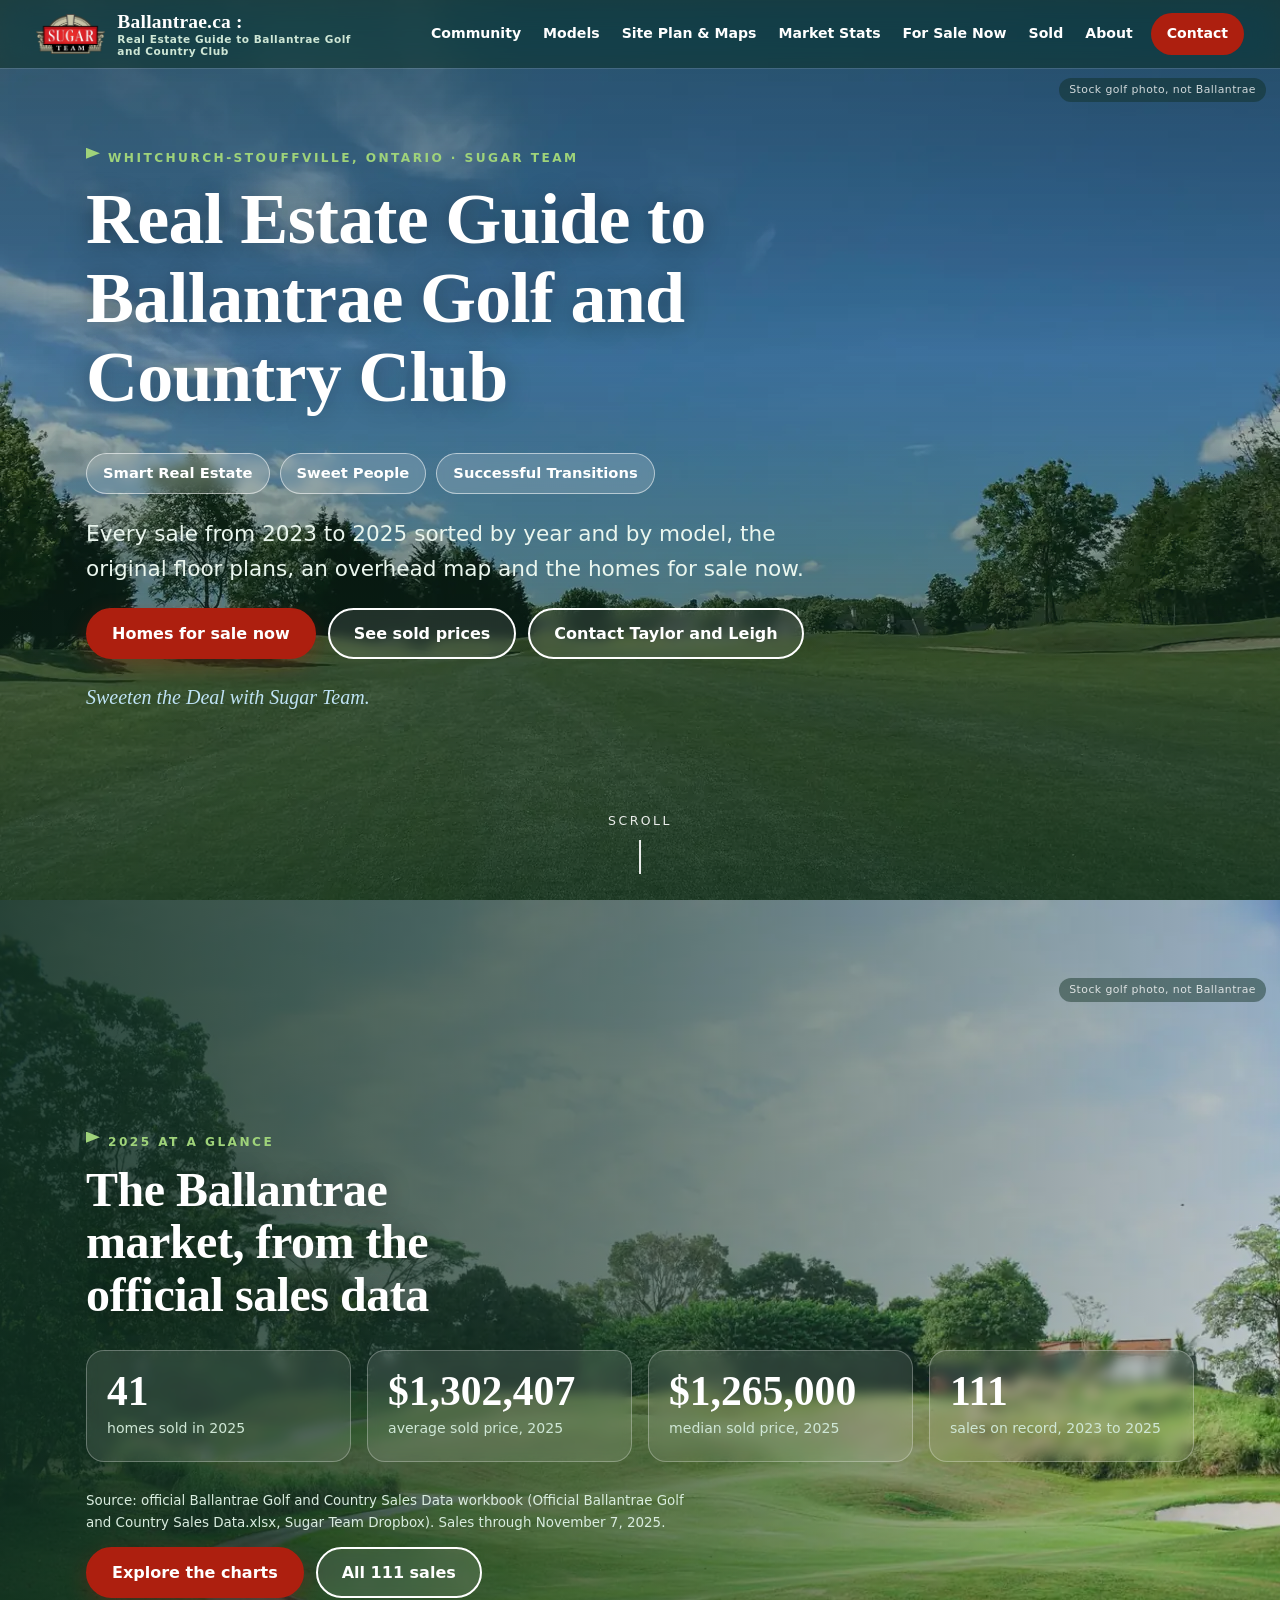
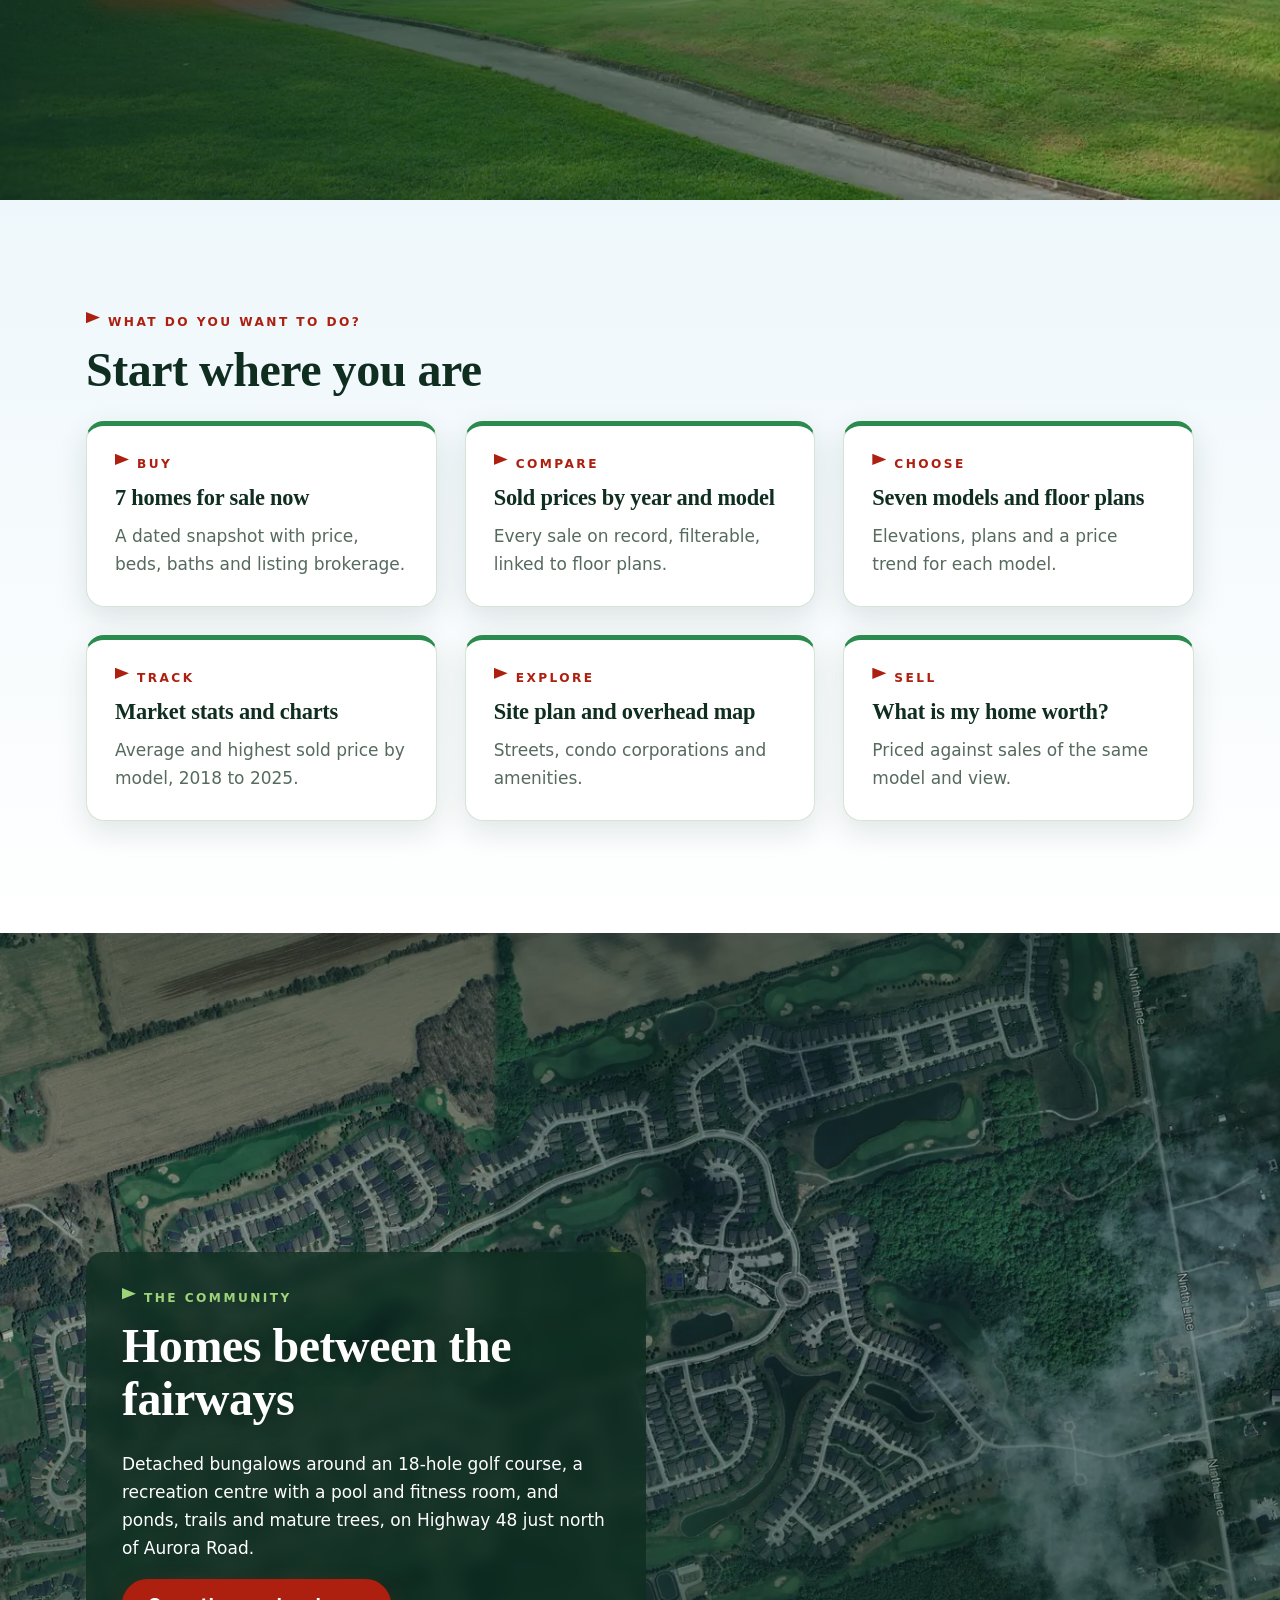
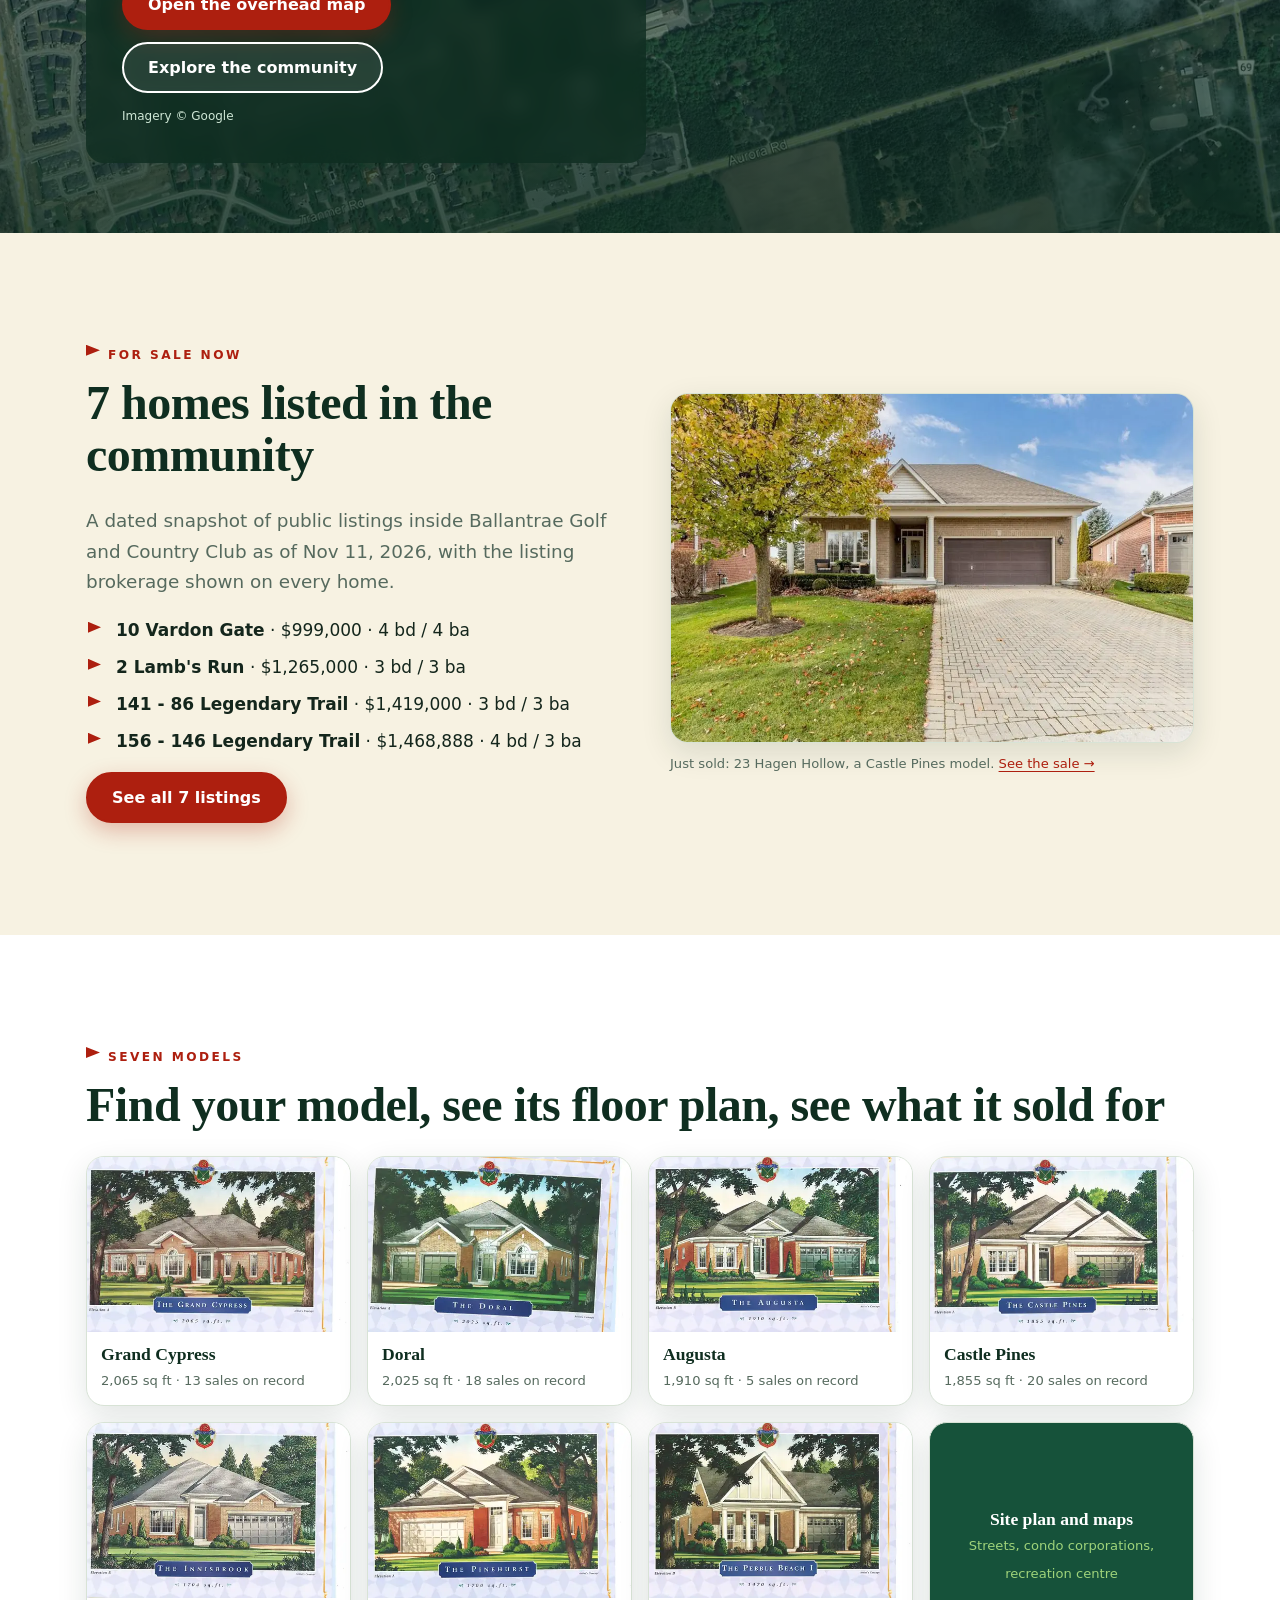
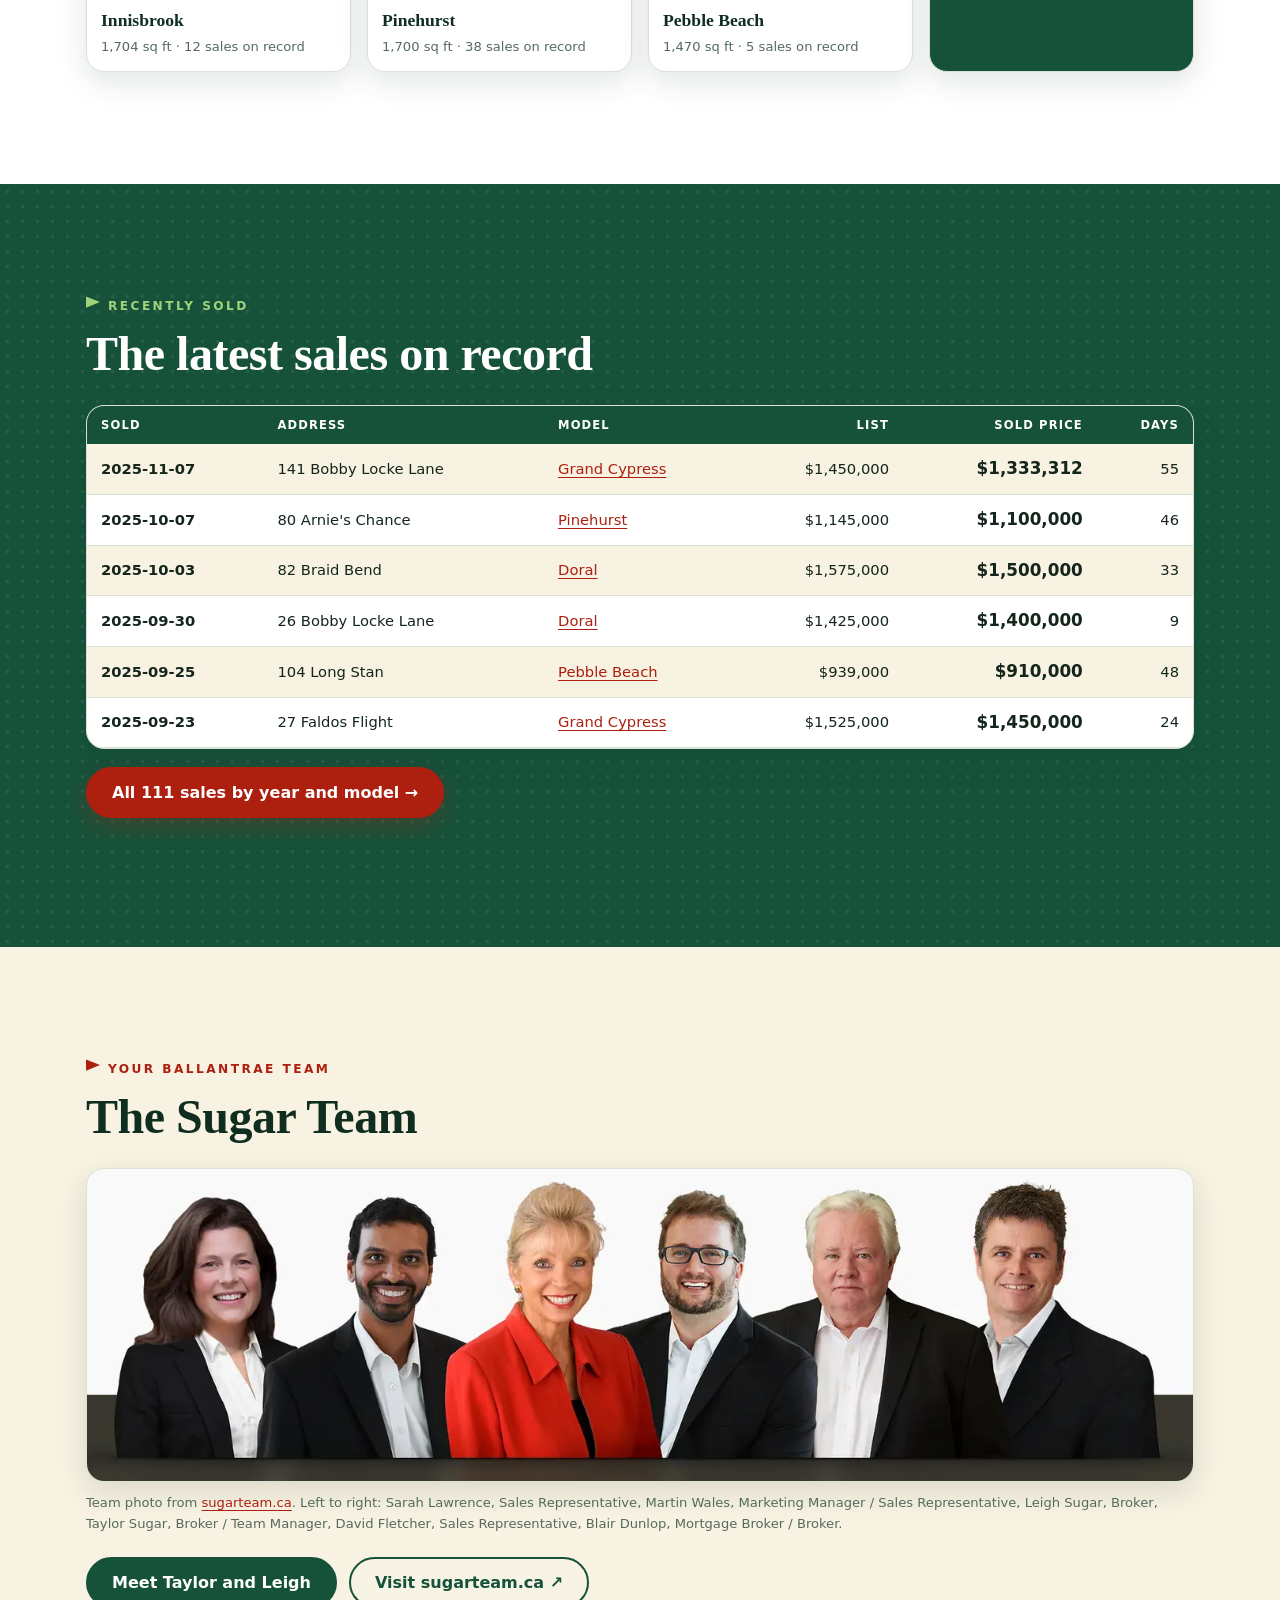
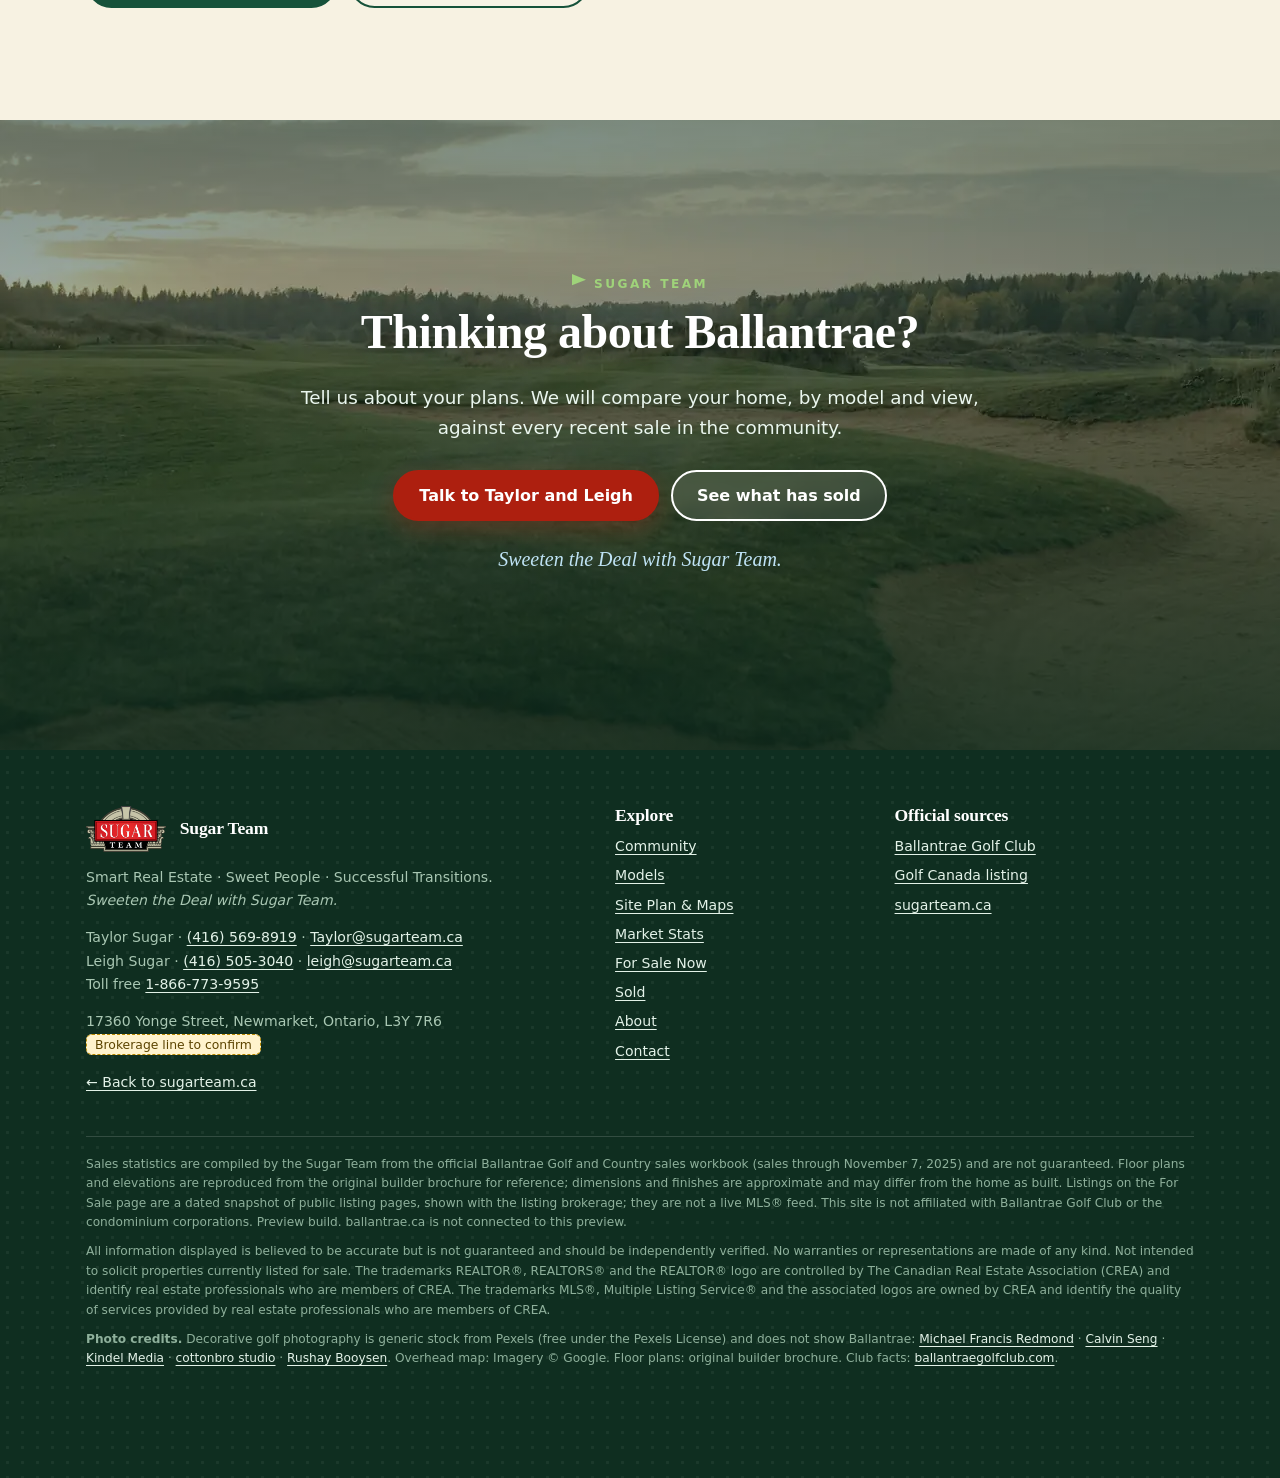
<file: site/index.html>
<!doctype html><html lang="en-CA"><head><meta charset="utf-8"><meta name="viewport" content="width=device-width,initial-scale=1,viewport-fit=cover">
<title>Ballantrae.ca : Real Estate Guide to Ballantrae Golf and Country Club</title><meta name="description" content="Homes for sale, sold prices, floor plans and market stats for Ballantrae Golf and Country Club in Whitchurch-Stouffville, from the Sugar Team."><meta name="robots" content="noindex"><meta name="theme-color" content="#0f2e20">
<meta property="og:title" content="Ballantrae.ca : Real Estate Guide to Ballantrae Golf and Country Club"><meta property="og:description" content="Homes for sale, sold prices, floor plans and market stats for Ballantrae Golf and Country Club in Whitchurch-Stouffville, from the Sugar Team."><meta property="og:type" content="website"><meta property="og:image" content="img/stock/fairway-1280.webp">
<link rel="icon" href="img/sugar-crest.png"><link rel="stylesheet" href="css/style.css"></head><body>
<a class="skip" href="#main">Skip to content</a>
<header class="site"><div class="wrap"><a class="brand" href="index.html" aria-label="Ballantrae.ca : Real Estate Guide to Ballantrae Golf and Country Club"><img src="img/sugar-crest.png" alt="Sugar Team crest" width="70" height="40"><span class="wm"><b>Ballantrae.ca :</b><small>Real Estate Guide to Ballantrae Golf and Country Club</small></span></a>
<button class="menu" aria-label="Menu" aria-expanded="false" aria-controls="nav"><span></span><span></span><span></span></button>
<nav class="main" id="nav" aria-label="Main"><a href="community.html">Community</a><a href="models.html">Models</a><a href="site-plan.html">Site Plan &amp; Maps</a><a href="market.html">Market Stats</a><a href="for-sale.html">For Sale Now</a><a href="sold.html">Sold</a><a href="about.html">About</a><a class="alt" href="https://sugarteam.ca/" rel="noopener">sugarteam.ca ↗</a><a class="cta" href="contact.html">Contact</a></nav></div></header><main id="main">
<section class="panel" id="top"><img class="bgimg kb" src="img/stock/fairway-1280.webp" srcset="img/stock/fairway-640.webp 640w, img/stock/fairway-1280.webp 1280w, img/stock/fairway-1920.webp 1920w" sizes="100vw" alt="" fetchpriority="high" decoding="async"><span class="stk">Stock golf photo, not Ballantrae</span><div class="wrap hero-in">
<p class="eyebrow rv">Whitchurch-Stouffville, Ontario · Sugar Team</p>
<h1 class="rv d1">Real Estate Guide to Ballantrae Golf and Country Club</h1>
<ul class="pills rv d2"><li>Smart Real Estate</li><li>Sweet People</li><li>Successful Transitions</li></ul>
<p class="lead rv d2">Every sale from 2023 to 2025 sorted by year and by model, the original floor plans, an overhead map and the homes for sale now.</p>
<div class="btns rv d3"><a class="btn" href="for-sale.html">Homes for sale now</a><a class="btn ghost" href="sold.html">See sold prices</a><a class="btn ghost" href="contact.html">Contact Taylor and Leigh</a></div>
<p class="tag rv d3">Sweeten the Deal with Sugar Team.</p></div><a class="cue" href="#glance">Scroll</a></section>
<section class="panel left" id="glance"><img class="bgimg " src="img/stock/lush-1280.webp" srcset="img/stock/lush-640.webp 640w, img/stock/lush-1280.webp 1280w, img/stock/lush-1920.webp 1920w" sizes="100vw" alt="" loading="lazy" decoding="async"><span class="stk">Stock golf photo, not Ballantrae</span><div class="wrap" style="padding-top:110px;padding-bottom:80px"><p class="eyebrow rv">2025 at a glance</p><h2 class="rv d1" style="max-width:16ch">The Ballantrae market, from the official sales data</h2>
<div class="kpis"><div class="kpi rv"><b>41</b><span>homes sold in 2025</span></div><div class="kpi rv"><b>$1,302,407</b><span>average sold price, 2025</span></div><div class="kpi rv"><b>$1,265,000</b><span>median sold price, 2025</span></div><div class="kpi rv"><b>111</b><span>sales on record, 2023 to 2025</span></div></div>
<p class="rv" style="font-size:.84rem;color:#d9ecdf;max-width:70ch">Source: official Ballantrae Golf and Country Sales Data workbook (Official Ballantrae Golf and Country Sales Data.xlsx, Sugar Team Dropbox). Sales through November 7, 2025.</p><div class="btns rv"><a class="btn" href="market.html">Explore the charts</a><a class="btn ghost" href="sold.html">All 111 sales</a></div></div></section>
<section class="sec sky"><div class="wrap"><p class="eyebrow rv">What do you want to do?</p><h2 class="rv">Start where you are</h2>
<div class="grid g3"><a class="card top rv d0" href="for-sale.html" style="text-decoration:none;color:inherit"><span class="eyebrow">Buy</span><h3>7 homes for sale now</h3><p style="color:var(--mute);margin:0">A dated snapshot with price, beds, baths and listing brokerage.</p></a><a class="card top rv d1" href="sold.html" style="text-decoration:none;color:inherit"><span class="eyebrow">Compare</span><h3>Sold prices by year and model</h3><p style="color:var(--mute);margin:0">Every sale on record, filterable, linked to floor plans.</p></a><a class="card top rv d2" href="models.html" style="text-decoration:none;color:inherit"><span class="eyebrow">Choose</span><h3>Seven models and floor plans</h3><p style="color:var(--mute);margin:0">Elevations, plans and a price trend for each model.</p></a><a class="card top rv d0" href="market.html" style="text-decoration:none;color:inherit"><span class="eyebrow">Track</span><h3>Market stats and charts</h3><p style="color:var(--mute);margin:0">Average and highest sold price by model, 2018 to 2025.</p></a><a class="card top rv d1" href="site-plan.html" style="text-decoration:none;color:inherit"><span class="eyebrow">Explore</span><h3>Site plan and overhead map</h3><p style="color:var(--mute);margin:0">Streets, condo corporations and amenities.</p></a><a class="card top rv d2" href="contact.html" style="text-decoration:none;color:inherit"><span class="eyebrow">Sell</span><h3>What is my home worth?</h3><p style="color:var(--mute);margin:0">Priced against sales of the same model and view.</p></a></div></div></section>
<section class="panel" id="map"><img class="bgimg" src="img/overhead-map.webp" alt="Overhead view of the Ballantrae community" loading="lazy" decoding="async"><div class="wrap" style="padding-top:100px;padding-bottom:70px;display:flex;flex-direction:column;justify-content:flex-end;min-height:100svh"><div style="max-width:560px;background:rgba(15,46,32,.78);-webkit-backdrop-filter:blur(8px);backdrop-filter:blur(8px);padding:clamp(20px,4vw,36px);border-radius:var(--r)" class="rv"><p class="eyebrow">The community</p><h2>Homes between the fairways</h2><p>Detached bungalows around an 18-hole golf course, a recreation centre with a pool and fitness room, and ponds, trails and mature trees, on Highway 48 just north of Aurora Road.</p><div class="btns"><a class="btn" href="site-plan.html">Open the overhead map</a><a class="btn ghost" href="community.html">Explore the community</a></div><p style="font-size:.75rem;color:#cfe7d6;margin:14px 0 0">Imagery © Google</p></div></div></section>
<section class="sec sand"><div class="wrap"><div class="two"><div class="rv"><p class="eyebrow">For sale now</p><h2>7 homes listed in the community</h2><p class="lede">A dated snapshot of public listings inside Ballantrae Golf and Country Club as of Nov 11, 2026, with the listing brokerage shown on every home.</p>
<ul class="ticks"><li><b>10 Vardon Gate</b> · $999,000 · 4 bd / 4 ba</li><li><b>2 Lamb&#x27;s Run</b> · $1,265,000 · 3 bd / 3 ba</li><li><b>141 - 86 Legendary Trail</b> · $1,419,000 · 3 bd / 3 ba</li><li><b>156 - 146 Legendary Trail</b> · $1,468,888 · 4 bd / 3 ba</li></ul><a class="btn" href="for-sale.html">See all 7 listings</a></div>
<figure class="fig rv d1"><img src="img/hagen.webp" alt="23 Hagen Hollow, sold by the Sugar Team" loading="lazy" width="1000" height="667"><figcaption>Just sold: 23 Hagen Hollow, a Castle Pines model. <a href="sold.html#recent">See the sale →</a></figcaption></figure></div></div></section>
<section class="sec"><div class="wrap"><p class="eyebrow rv">Seven models</p><h2 class="rv">Find your model, see its floor plan, see what it sold for</h2>
<div class="mgrid"><a class="mcard rv d0" href="models.html#grand-cypress"><img src="img/models/grand-cypress-elev1.webp" alt="The Grand Cypress elevation" loading="lazy" width="560" height="373"><div><b>Grand Cypress</b><span>2,065 sq ft · 13 sales on record</span></div></a><a class="mcard rv d1" href="models.html#doral"><img src="img/models/doral-elev1.webp" alt="The Doral elevation" loading="lazy" width="560" height="373"><div><b>Doral</b><span>2,025 sq ft · 18 sales on record</span></div></a><a class="mcard rv d2" href="models.html#augusta"><img src="img/models/augusta-elev1.webp" alt="The Augusta elevation" loading="lazy" width="560" height="373"><div><b>Augusta</b><span>1,910 sq ft · 5 sales on record</span></div></a><a class="mcard rv d0" href="models.html#castle-pines"><img src="img/models/castle-pines-elev1.webp" alt="The Castle Pines elevation" loading="lazy" width="560" height="373"><div><b>Castle Pines</b><span>1,855 sq ft · 20 sales on record</span></div></a><a class="mcard rv d1" href="models.html#innisbrook"><img src="img/models/innisbrook-elev1.webp" alt="The Innisbrook elevation" loading="lazy" width="560" height="373"><div><b>Innisbrook</b><span>1,704 sq ft · 12 sales on record</span></div></a><a class="mcard rv d2" href="models.html#pinehurst"><img src="img/models/pinehurst-elev1.webp" alt="The Pinehurst elevation" loading="lazy" width="560" height="373"><div><b>Pinehurst</b><span>1,700 sq ft · 38 sales on record</span></div></a><a class="mcard rv d0" href="models.html#pebble-beach"><img src="img/models/pebble-beach-elev1.webp" alt="The Pebble Beach elevation" loading="lazy" width="560" height="373"><div><b>Pebble Beach</b><span>1,470 sq ft · 5 sales on record</span></div></a>
<a class="mcard rv" href="site-plan.html" style="display:flex;align-items:center;justify-content:center;background:var(--forest);color:#fff;text-align:center;padding:18px"><div><b style="color:#fff">Site plan and maps</b><span style="color:var(--lime)">Streets, condo corporations, recreation centre</span></div></a></div></div></section>
<section class="sec green"><div class="wrap"><p class="eyebrow rv">Recently sold</p><h2 class="rv">The latest sales on record</h2>
<div class="tablewrap rv"><table class="t cards"><thead><tr><th>Sold</th><th>Address</th><th>Model</th><th class="n">List</th><th class="n">Sold price</th><th class="n">Days</th></tr></thead><tbody>
<tr><td data-l="Sold">2025-11-07</td><td data-l="Address">141 Bobby Locke Lane</td><td data-l="Model"><a href="models.html#grand-cypress">Grand Cypress</a></td><td class="n" data-l="List">$1,450,000</td><td class="n big" data-l="Sold price"><b>$1,333,312</b></td><td class="n" data-l="Days">55</td></tr><tr><td data-l="Sold">2025-10-07</td><td data-l="Address">80 Arnie&#x27;s Chance</td><td data-l="Model"><a href="models.html#pinehurst">Pinehurst</a></td><td class="n" data-l="List">$1,145,000</td><td class="n big" data-l="Sold price"><b>$1,100,000</b></td><td class="n" data-l="Days">46</td></tr><tr><td data-l="Sold">2025-10-03</td><td data-l="Address">82 Braid Bend</td><td data-l="Model"><a href="models.html#doral">Doral</a></td><td class="n" data-l="List">$1,575,000</td><td class="n big" data-l="Sold price"><b>$1,500,000</b></td><td class="n" data-l="Days">33</td></tr><tr><td data-l="Sold">2025-09-30</td><td data-l="Address">26 Bobby Locke Lane</td><td data-l="Model"><a href="models.html#doral">Doral</a></td><td class="n" data-l="List">$1,425,000</td><td class="n big" data-l="Sold price"><b>$1,400,000</b></td><td class="n" data-l="Days">9</td></tr><tr><td data-l="Sold">2025-09-25</td><td data-l="Address">104 Long Stan</td><td data-l="Model"><a href="models.html#pebble-beach">Pebble Beach</a></td><td class="n" data-l="List">$939,000</td><td class="n big" data-l="Sold price"><b>$910,000</b></td><td class="n" data-l="Days">48</td></tr><tr><td data-l="Sold">2025-09-23</td><td data-l="Address">27 Faldos Flight</td><td data-l="Model"><a href="models.html#grand-cypress">Grand Cypress</a></td><td class="n" data-l="List">$1,525,000</td><td class="n big" data-l="Sold price"><b>$1,450,000</b></td><td class="n" data-l="Days">24</td></tr></tbody></table></div>
<p style="margin-top:18px"><a class="btn" href="sold.html">All 111 sales by year and model →</a></p></div></section>
<section class="sec sand"><div class="wrap"><p class="eyebrow rv">Your Ballantrae team</p><h2 class="rv">The Sugar Team</h2>
<figure class="fig rv"><img src="img/team.webp" alt="The Sugar Team: Sarah Lawrence, Martin Wales, Leigh Sugar, Taylor Sugar, David Fletcher and Blair Dunlop" loading="lazy" width="1400" height="394" style="background:#fff"><figcaption>Team photo from <a href="https://sugarteam.ca/" rel="noopener">sugarteam.ca</a>. Left to right: Sarah Lawrence, Sales Representative, Martin Wales, Marketing Manager / Sales Representative, Leigh Sugar, Broker, Taylor Sugar, Broker / Team Manager, David Fletcher, Sales Representative, Blair Dunlop, Mortgage Broker / Broker.</figcaption></figure>
<div class="btns" style="margin-top:22px"><a class="btn green" href="about.html">Meet Taylor and Leigh</a><a class="btn ghost" style="color:var(--forest)!important;border-color:var(--forest)" href="https://sugarteam.ca/" rel="noopener">Visit sugarteam.ca ↗</a></div></div></section>
<section class="panel" style="min-height:70vh;min-height:70svh;text-align:center;justify-content:center"><img class="bgimg " src="img/stock/sunset-1280.webp" srcset="img/stock/sunset-640.webp 640w, img/stock/sunset-1280.webp 1280w, img/stock/sunset-1920.webp 1920w" sizes="100vw" alt="" loading="lazy" decoding="async"><div class="wrap rv" style="padding-top:90px;padding-bottom:90px"><p class="eyebrow">Sugar Team</p><h2>Thinking about Ballantrae?</h2><p class="lede" style="margin:0 auto 26px;color:#eaf6ee">Tell us about your plans. We will compare your home, by model and view, against every recent sale in the community.</p><div class="btns" style="justify-content:center"><a class="btn" href="contact.html">Talk to Taylor and Leigh</a><a class="btn ghost" href="sold.html">See what has sold</a></div><p class="tag">Sweeten the Deal with Sugar Team.</p></div></section></main><footer class="site"><div class="wrap"><div class="cols"><div><div class="fcrest"><img src="img/sugar-crest.png" alt="Sugar Team crest" width="80" height="46"><h4 style="margin:0">Sugar Team</h4></div>
<p>Smart Real Estate · Sweet People · Successful Transitions.<br><em>Sweeten the Deal with Sugar Team.</em></p>
<p>Taylor Sugar · <a href="tel:+14165698919">(416) 569-8919</a> · <a href="mailto:Taylor@sugarteam.ca">Taylor@sugarteam.ca</a><br>Leigh Sugar · <a href="tel:+14165053040">(416) 505-3040</a> · <a href="mailto:leigh@sugarteam.ca">leigh@sugarteam.ca</a><br>Toll free <a href="tel:+18667739595">1-866-773-9595</a></p>
<p>17360 Yonge Street, Newmarket, Ontario, L3Y 7R6<br><span class="ph">Brokerage line to confirm</span></p>
<p><a href="https://sugarteam.ca/" rel="noopener">← Back to sugarteam.ca</a></p></div>
<div><h4>Explore</h4><ul><li><a href="community.html">Community</a></li><li><a href="models.html">Models</a></li><li><a href="site-plan.html">Site Plan &amp; Maps</a></li><li><a href="market.html">Market Stats</a></li><li><a href="for-sale.html">For Sale Now</a></li><li><a href="sold.html">Sold</a></li><li><a href="about.html">About</a></li><li><a href="contact.html">Contact</a></li></ul></div>
<div><h4>Official sources</h4><ul><li><a href="https://www.ballantraegolfclub.com/" rel="noopener">Ballantrae Golf Club</a></li><li><a href="https://www.golfcanada.ca/golf-facility/ballantrae-golf-club-en/" rel="noopener">Golf Canada listing</a></li><li><a href="https://sugarteam.ca/" rel="noopener">sugarteam.ca</a></li></ul></div></div>
<div class="fine"><p>Sales statistics are compiled by the Sugar Team from the official Ballantrae Golf and Country sales workbook (sales through November 7, 2025) and are not guaranteed. Floor plans and elevations are reproduced from the original builder brochure for reference; dimensions and finishes are approximate and may differ from the home as built. Listings on the For Sale page are a dated snapshot of public listing pages, shown with the listing brokerage; they are not a live MLS® feed. This site is not affiliated with Ballantrae Golf Club or the condominium corporations. Preview build. ballantrae.ca is not connected to this preview.</p>
<p>All information displayed is believed to be accurate but is not guaranteed and should be independently verified. No warranties or representations are made of any kind. Not intended to solicit properties currently listed for sale. The trademarks REALTOR®, REALTORS® and the REALTOR® logo are controlled by The Canadian Real Estate Association (CREA) and identify real estate professionals who are members of CREA. The trademarks MLS®, Multiple Listing Service® and the associated logos are owned by CREA and identify the quality of services provided by real estate professionals who are members of CREA.</p>
<p><b>Photo credits.</b> Decorative golf photography is generic stock from Pexels (free under the Pexels License) and does not show Ballantrae: <a href="https://www.pexels.com/photo/golf-course-fairways-with-bunkers-8218725/" rel="noopener">Michael Francis Redmond</a> · <a href="https://www.pexels.com/photo/lush-green-golf-course-landscape-under-clear-sky-32401757/" rel="noopener">Calvin Seng</a> · <a href="https://www.pexels.com/photo/photo-of-a-golf-course-6573872/" rel="noopener">Kindel Media</a> · <a href="https://www.pexels.com/photo/green-grass-field-under-the-white-clouds-6256829/" rel="noopener">cottonbro studio</a> · <a href="https://www.pexels.com/photo/golf-hole-with-red-flag-4398355/" rel="noopener">Rushay Booysen</a>. Overhead map: Imagery © Google. Floor plans: original builder brochure. Club facts: <a href="https://www.ballantraegolfclub.com/" rel="noopener">ballantraegolfclub.com</a>.</p></div></div></footer>
<nav class="dock" aria-label="Quick contact"><a href="tel:+14165698919">Call Taylor</a><a class="p" href="contact.html">Contact us</a></nav>
<script src="js/main.js" defer></script></body></html>
</file>
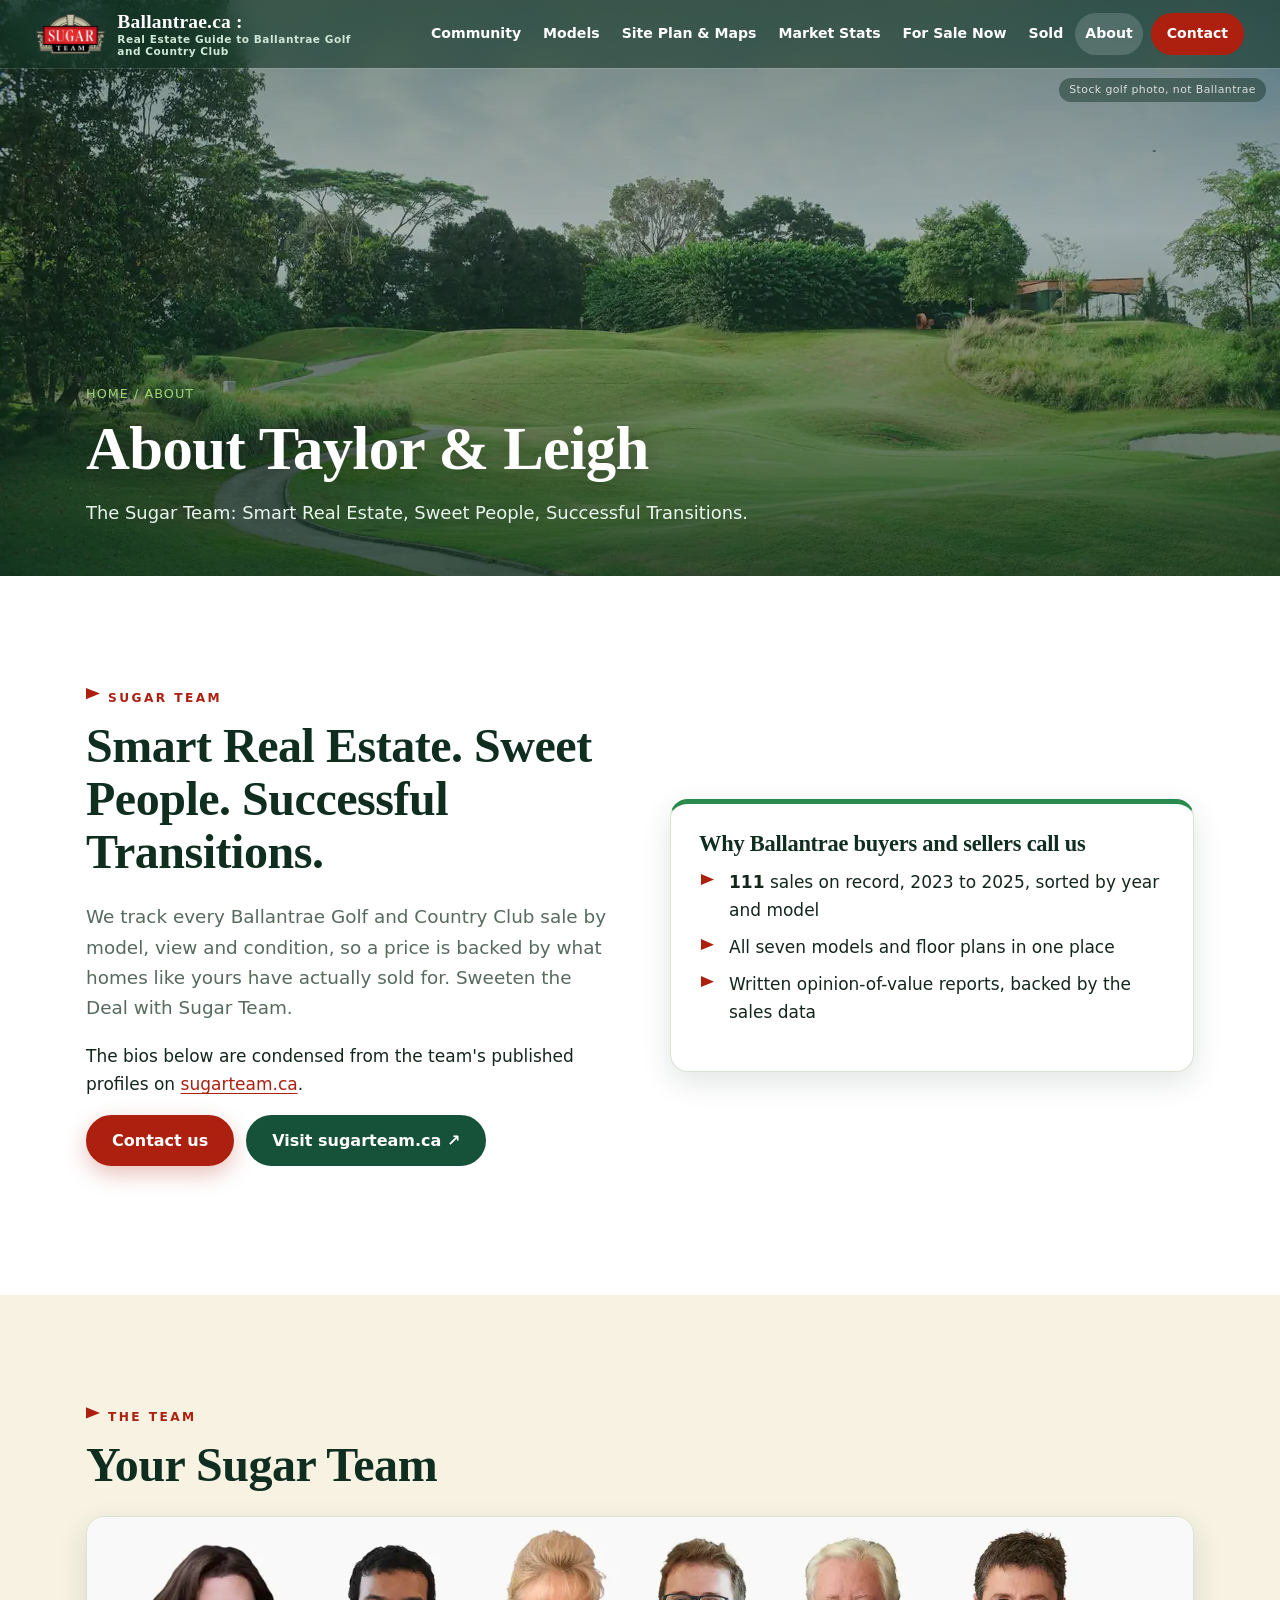
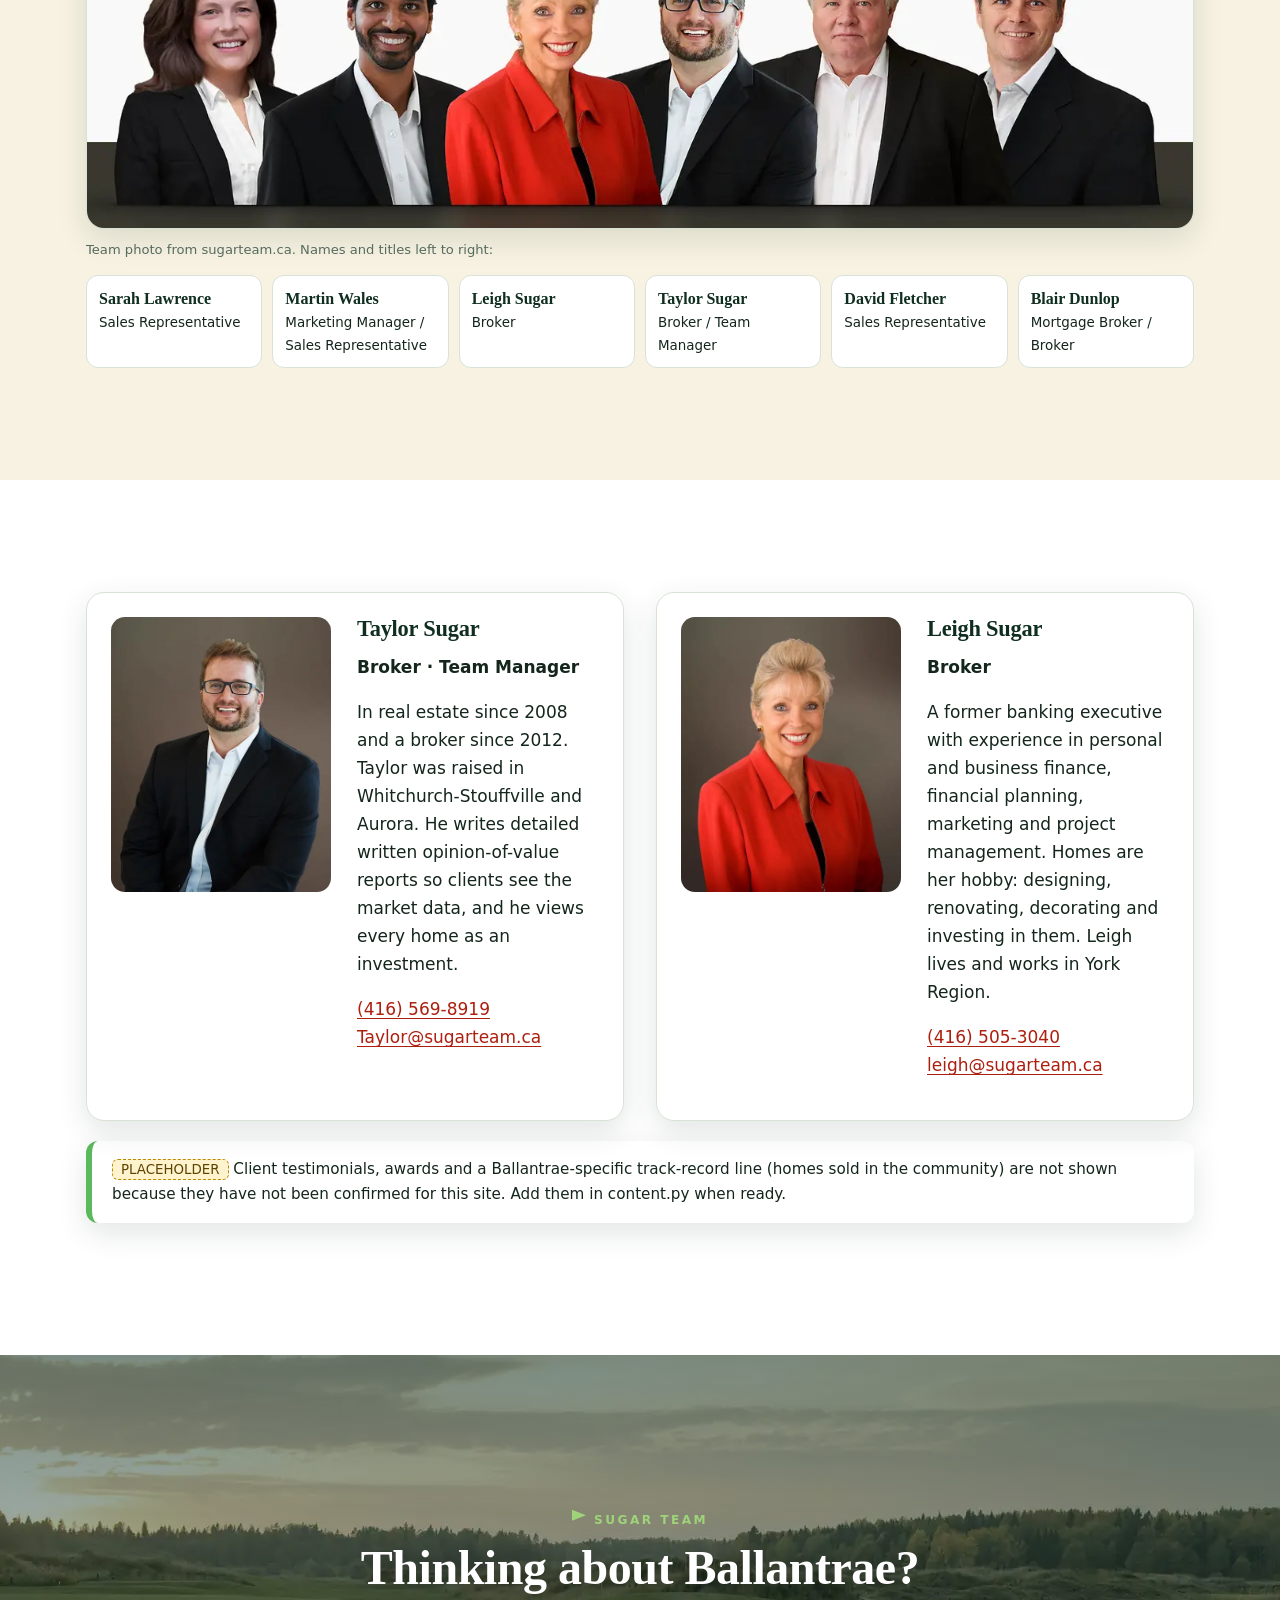
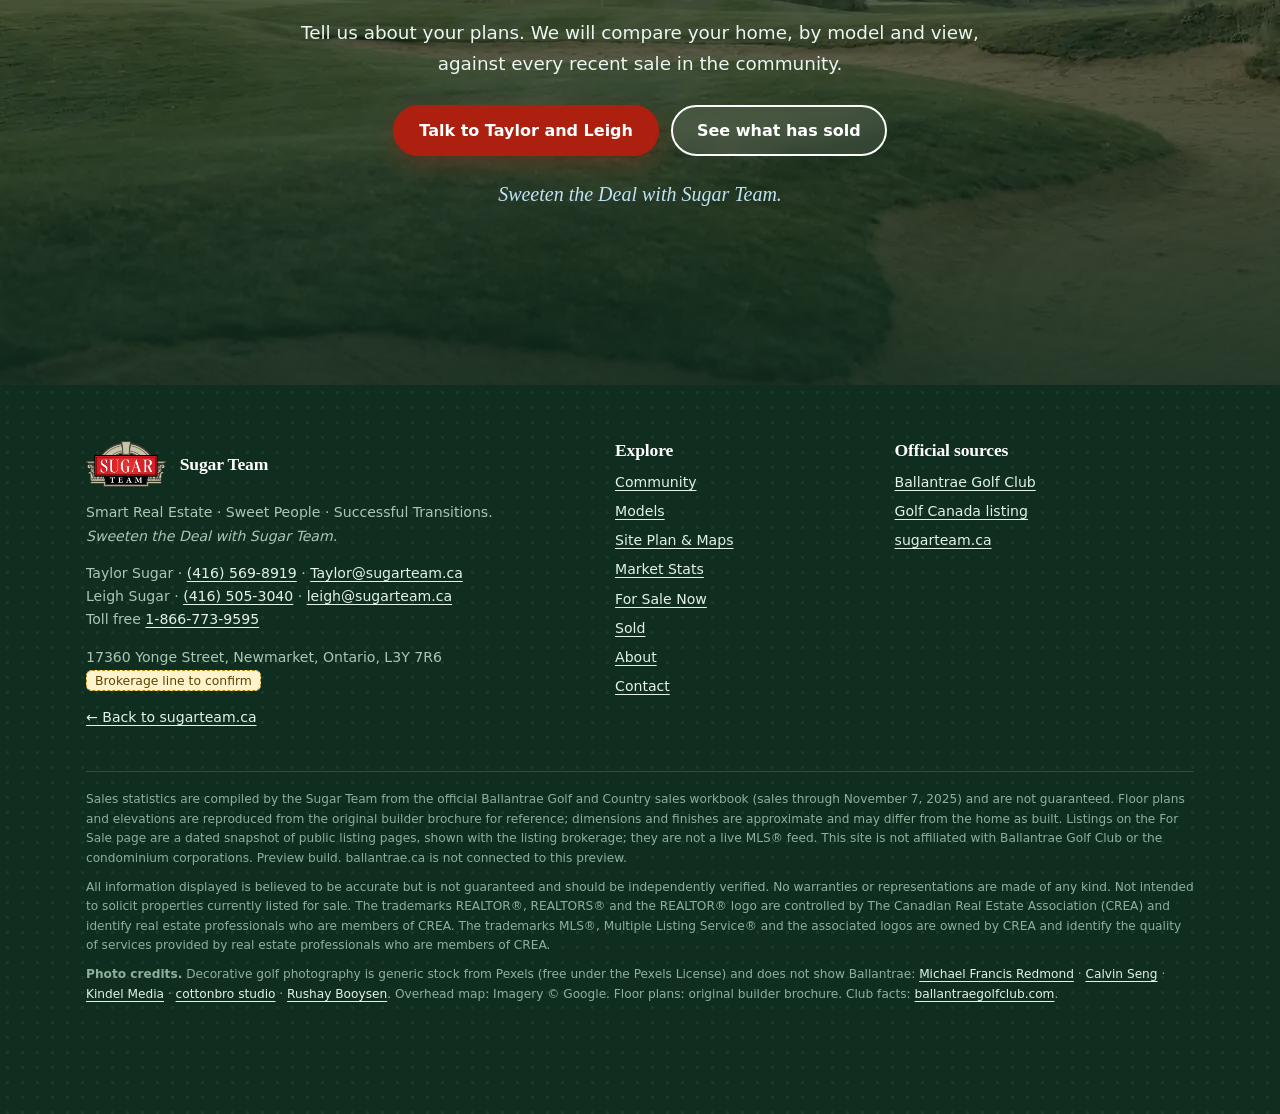
<file: site/about.html>
<!doctype html><html lang="en-CA"><head><meta charset="utf-8"><meta name="viewport" content="width=device-width,initial-scale=1,viewport-fit=cover">
<title>About Taylor &amp; Leigh | Ballantrae.ca : Real Estate Guide to Ballantrae Golf and Country Club</title><meta name="description" content="Meet Taylor Sugar and Leigh Sugar of the Sugar Team, your Ballantrae real estate specialists."><meta name="robots" content="noindex"><meta name="theme-color" content="#0f2e20">
<meta property="og:title" content="About Taylor &amp; Leigh | Ballantrae.ca : Real Estate Guide to Ballantrae Golf and Country Club"><meta property="og:description" content="Meet Taylor Sugar and Leigh Sugar of the Sugar Team, your Ballantrae real estate specialists."><meta property="og:type" content="website"><meta property="og:image" content="img/stock/fairway-1280.webp">
<link rel="icon" href="img/sugar-crest.png"><link rel="stylesheet" href="css/style.css"></head><body>
<a class="skip" href="#main">Skip to content</a>
<header class="site"><div class="wrap"><a class="brand" href="index.html" aria-label="Ballantrae.ca : Real Estate Guide to Ballantrae Golf and Country Club"><img src="img/sugar-crest.png" alt="Sugar Team crest" width="70" height="40"><span class="wm"><b>Ballantrae.ca :</b><small>Real Estate Guide to Ballantrae Golf and Country Club</small></span></a>
<button class="menu" aria-label="Menu" aria-expanded="false" aria-controls="nav"><span></span><span></span><span></span></button>
<nav class="main" id="nav" aria-label="Main"><a href="community.html">Community</a><a href="models.html">Models</a><a href="site-plan.html">Site Plan &amp; Maps</a><a href="market.html">Market Stats</a><a href="for-sale.html">For Sale Now</a><a href="sold.html">Sold</a><a href="about.html" class=on aria-current=page>About</a><a class="alt" href="https://sugarteam.ca/" rel="noopener">sugarteam.ca ↗</a><a class="cta" href="contact.html">Contact</a></nav></div></header><main id="main"><section class="phero"><img class="bgimg kb" src="img/stock/lush-1280.webp" srcset="img/stock/lush-640.webp 640w, img/stock/lush-1280.webp 1280w, img/stock/lush-1920.webp 1920w" sizes="100vw" alt="" fetchpriority="high" decoding="async"><span class="stk">Stock golf photo, not Ballantrae</span><div class="wrap rv"><div class="crumb"><a href="index.html">Home</a> / About</div><h1>About Taylor &amp; Leigh</h1><p>The Sugar Team: Smart Real Estate, Sweet People, Successful Transitions.</p></div></section>
<section class="sec"><div class="wrap"><div class="two"><div class="rv"><p class="eyebrow">Sugar Team</p><h2>Smart Real Estate. Sweet People. Successful Transitions.</h2><p class="lede">We track every Ballantrae Golf and Country Club sale by model, view and condition, so a price is backed by what homes like yours have actually sold for. Sweeten the Deal with Sugar Team.</p>
<p>The bios below are condensed from the team's published profiles on <a href="https://sugarteam.ca/" rel="noopener">sugarteam.ca</a>.</p><p class="btns"><a class="btn" href="contact.html">Contact us</a><a class="btn green" href="https://sugarteam.ca/" rel="noopener">Visit sugarteam.ca ↗</a></p></div>
<div class="rv d1 card top"><h3>Why Ballantrae buyers and sellers call us</h3><ul class="ticks"><li><b>111</b> sales on record, 2023 to 2025, sorted by year and model</li><li>All seven models and floor plans in one place</li><li>Written opinion-of-value reports, backed by the sales data</li></ul></div></div></div></section>
<section class="sec sand"><div class="wrap"><p class="eyebrow rv">The team</p><h2 class="rv">Your Sugar Team</h2>
<figure class="fig rv"><img src="img/team.webp" alt="The Sugar Team, left to right: Sarah Lawrence, Martin Wales, Leigh Sugar, Taylor Sugar, David Fletcher, Blair Dunlop" loading="lazy" width="1400" height="394" style="background:#fff"><figcaption>Team photo from sugarteam.ca. Names and titles left to right:</figcaption></figure>
<ul class="teamlist rv"><li><b>Sarah Lawrence</b>Sales Representative</li><li><b>Martin Wales</b>Marketing Manager / Sales Representative</li><li><b>Leigh Sugar</b>Broker</li><li><b>Taylor Sugar</b>Broker / Team Manager</li><li><b>David Fletcher</b>Sales Representative</li><li><b>Blair Dunlop</b>Mortgage Broker / Broker</li></ul></div></section>
<section class="sec"><div class="wrap"><div class="people">
<div class="person rv"><img src="img/taylor.webp" alt="Taylor Sugar" width="480" height="600" loading="lazy"><div><h3>Taylor Sugar</h3><p><b>Broker · Team Manager</b></p><p>In real estate since 2008 and a broker since 2012. Taylor was raised in Whitchurch-Stouffville and Aurora. He writes detailed written opinion-of-value reports so clients see the market data, and he views every home as an investment.</p><p><a href="tel:+14165698919">(416) 569-8919</a><br><a href="mailto:Taylor@sugarteam.ca">Taylor@sugarteam.ca</a></p></div></div>
<div class="person rv d1"><img src="img/leigh.webp" alt="Leigh Sugar" width="480" height="600" loading="lazy"><div><h3>Leigh Sugar</h3><p><b>Broker</b></p><p>A former banking executive with experience in personal and business finance, financial planning, marketing and project management. Homes are her hobby: designing, renovating, decorating and investing in them. Leigh lives and works in York Region.</p><p><a href="tel:+14165053040">(416) 505-3040</a><br><a href="mailto:leigh@sugarteam.ca">leigh@sugarteam.ca</a></p></div></div></div>
<div class="note"><span class="ph">PLACEHOLDER</span> Client testimonials, awards and a Ballantrae-specific track-record line (homes sold in the community) are not shown because they have not been confirmed for this site. Add them in content.py when ready.</div></div></section>
<section class="panel" style="min-height:70vh;min-height:70svh;text-align:center;justify-content:center"><img class="bgimg " src="img/stock/sunset-1280.webp" srcset="img/stock/sunset-640.webp 640w, img/stock/sunset-1280.webp 1280w, img/stock/sunset-1920.webp 1920w" sizes="100vw" alt="" loading="lazy" decoding="async"><div class="wrap rv" style="padding-top:90px;padding-bottom:90px"><p class="eyebrow">Sugar Team</p><h2>Thinking about Ballantrae?</h2><p class="lede" style="margin:0 auto 26px;color:#eaf6ee">Tell us about your plans. We will compare your home, by model and view, against every recent sale in the community.</p><div class="btns" style="justify-content:center"><a class="btn" href="contact.html">Talk to Taylor and Leigh</a><a class="btn ghost" href="sold.html">See what has sold</a></div><p class="tag">Sweeten the Deal with Sugar Team.</p></div></section></main><footer class="site"><div class="wrap"><div class="cols"><div><div class="fcrest"><img src="img/sugar-crest.png" alt="Sugar Team crest" width="80" height="46"><h4 style="margin:0">Sugar Team</h4></div>
<p>Smart Real Estate · Sweet People · Successful Transitions.<br><em>Sweeten the Deal with Sugar Team.</em></p>
<p>Taylor Sugar · <a href="tel:+14165698919">(416) 569-8919</a> · <a href="mailto:Taylor@sugarteam.ca">Taylor@sugarteam.ca</a><br>Leigh Sugar · <a href="tel:+14165053040">(416) 505-3040</a> · <a href="mailto:leigh@sugarteam.ca">leigh@sugarteam.ca</a><br>Toll free <a href="tel:+18667739595">1-866-773-9595</a></p>
<p>17360 Yonge Street, Newmarket, Ontario, L3Y 7R6<br><span class="ph">Brokerage line to confirm</span></p>
<p><a href="https://sugarteam.ca/" rel="noopener">← Back to sugarteam.ca</a></p></div>
<div><h4>Explore</h4><ul><li><a href="community.html">Community</a></li><li><a href="models.html">Models</a></li><li><a href="site-plan.html">Site Plan &amp; Maps</a></li><li><a href="market.html">Market Stats</a></li><li><a href="for-sale.html">For Sale Now</a></li><li><a href="sold.html">Sold</a></li><li><a href="about.html">About</a></li><li><a href="contact.html">Contact</a></li></ul></div>
<div><h4>Official sources</h4><ul><li><a href="https://www.ballantraegolfclub.com/" rel="noopener">Ballantrae Golf Club</a></li><li><a href="https://www.golfcanada.ca/golf-facility/ballantrae-golf-club-en/" rel="noopener">Golf Canada listing</a></li><li><a href="https://sugarteam.ca/" rel="noopener">sugarteam.ca</a></li></ul></div></div>
<div class="fine"><p>Sales statistics are compiled by the Sugar Team from the official Ballantrae Golf and Country sales workbook (sales through November 7, 2025) and are not guaranteed. Floor plans and elevations are reproduced from the original builder brochure for reference; dimensions and finishes are approximate and may differ from the home as built. Listings on the For Sale page are a dated snapshot of public listing pages, shown with the listing brokerage; they are not a live MLS® feed. This site is not affiliated with Ballantrae Golf Club or the condominium corporations. Preview build. ballantrae.ca is not connected to this preview.</p>
<p>All information displayed is believed to be accurate but is not guaranteed and should be independently verified. No warranties or representations are made of any kind. Not intended to solicit properties currently listed for sale. The trademarks REALTOR®, REALTORS® and the REALTOR® logo are controlled by The Canadian Real Estate Association (CREA) and identify real estate professionals who are members of CREA. The trademarks MLS®, Multiple Listing Service® and the associated logos are owned by CREA and identify the quality of services provided by real estate professionals who are members of CREA.</p>
<p><b>Photo credits.</b> Decorative golf photography is generic stock from Pexels (free under the Pexels License) and does not show Ballantrae: <a href="https://www.pexels.com/photo/golf-course-fairways-with-bunkers-8218725/" rel="noopener">Michael Francis Redmond</a> · <a href="https://www.pexels.com/photo/lush-green-golf-course-landscape-under-clear-sky-32401757/" rel="noopener">Calvin Seng</a> · <a href="https://www.pexels.com/photo/photo-of-a-golf-course-6573872/" rel="noopener">Kindel Media</a> · <a href="https://www.pexels.com/photo/green-grass-field-under-the-white-clouds-6256829/" rel="noopener">cottonbro studio</a> · <a href="https://www.pexels.com/photo/golf-hole-with-red-flag-4398355/" rel="noopener">Rushay Booysen</a>. Overhead map: Imagery © Google. Floor plans: original builder brochure. Club facts: <a href="https://www.ballantraegolfclub.com/" rel="noopener">ballantraegolfclub.com</a>.</p></div></div></footer>
<nav class="dock" aria-label="Quick contact"><a href="tel:+14165698919">Call Taylor</a><a class="p" href="contact.html">Contact us</a></nav>
<script src="js/main.js" defer></script></body></html>
</file>
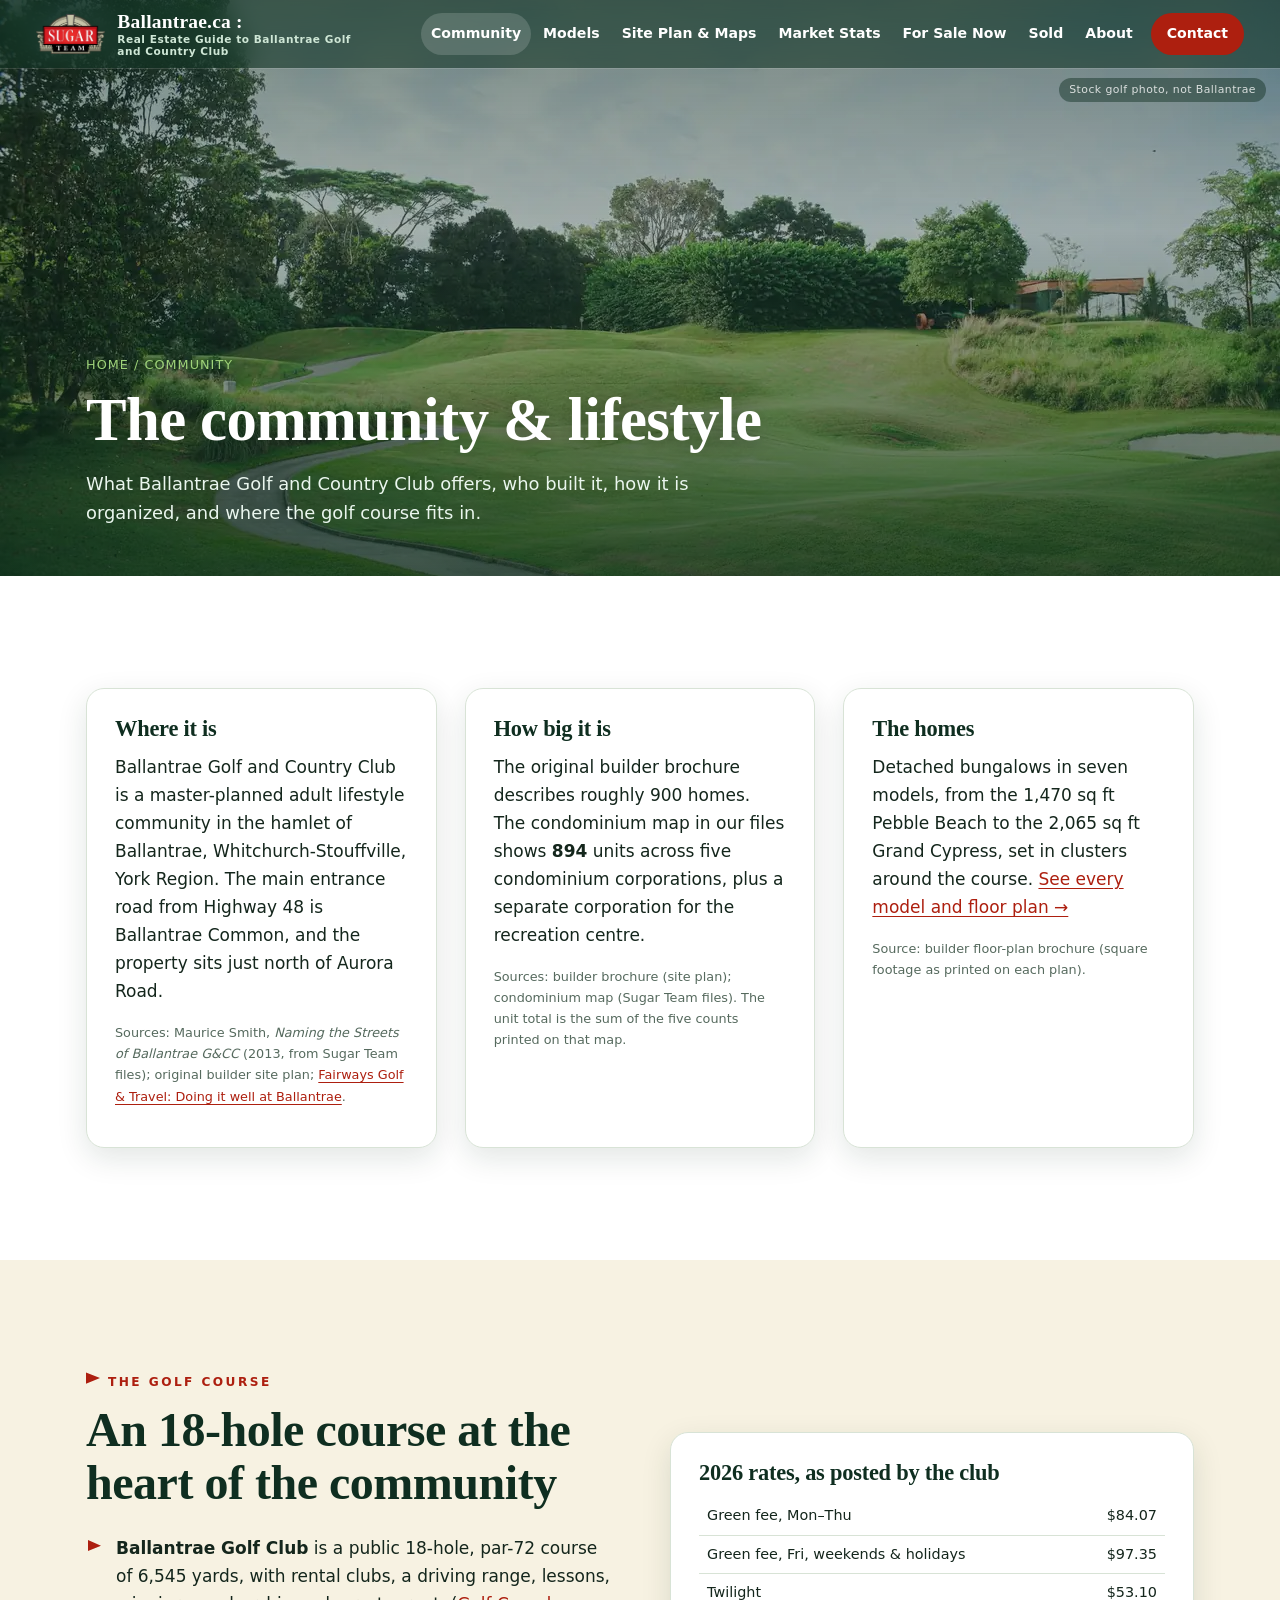
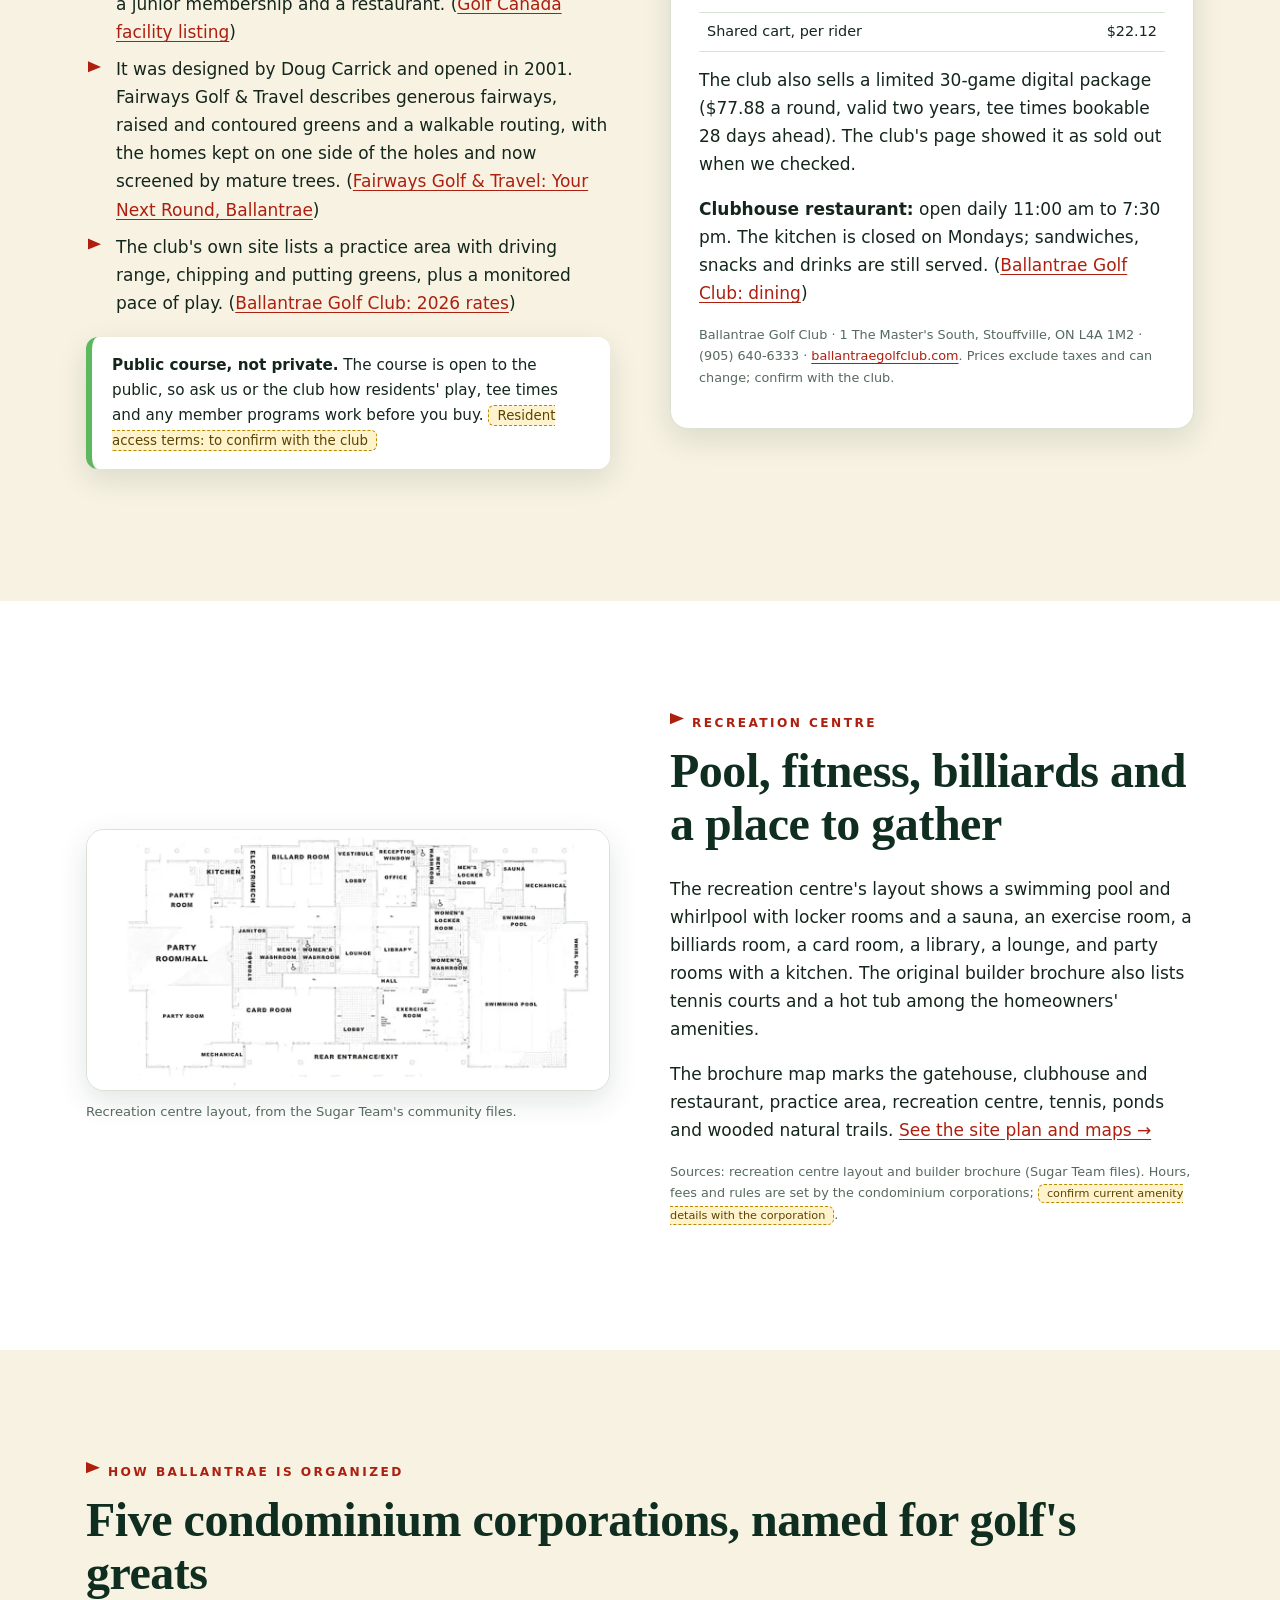
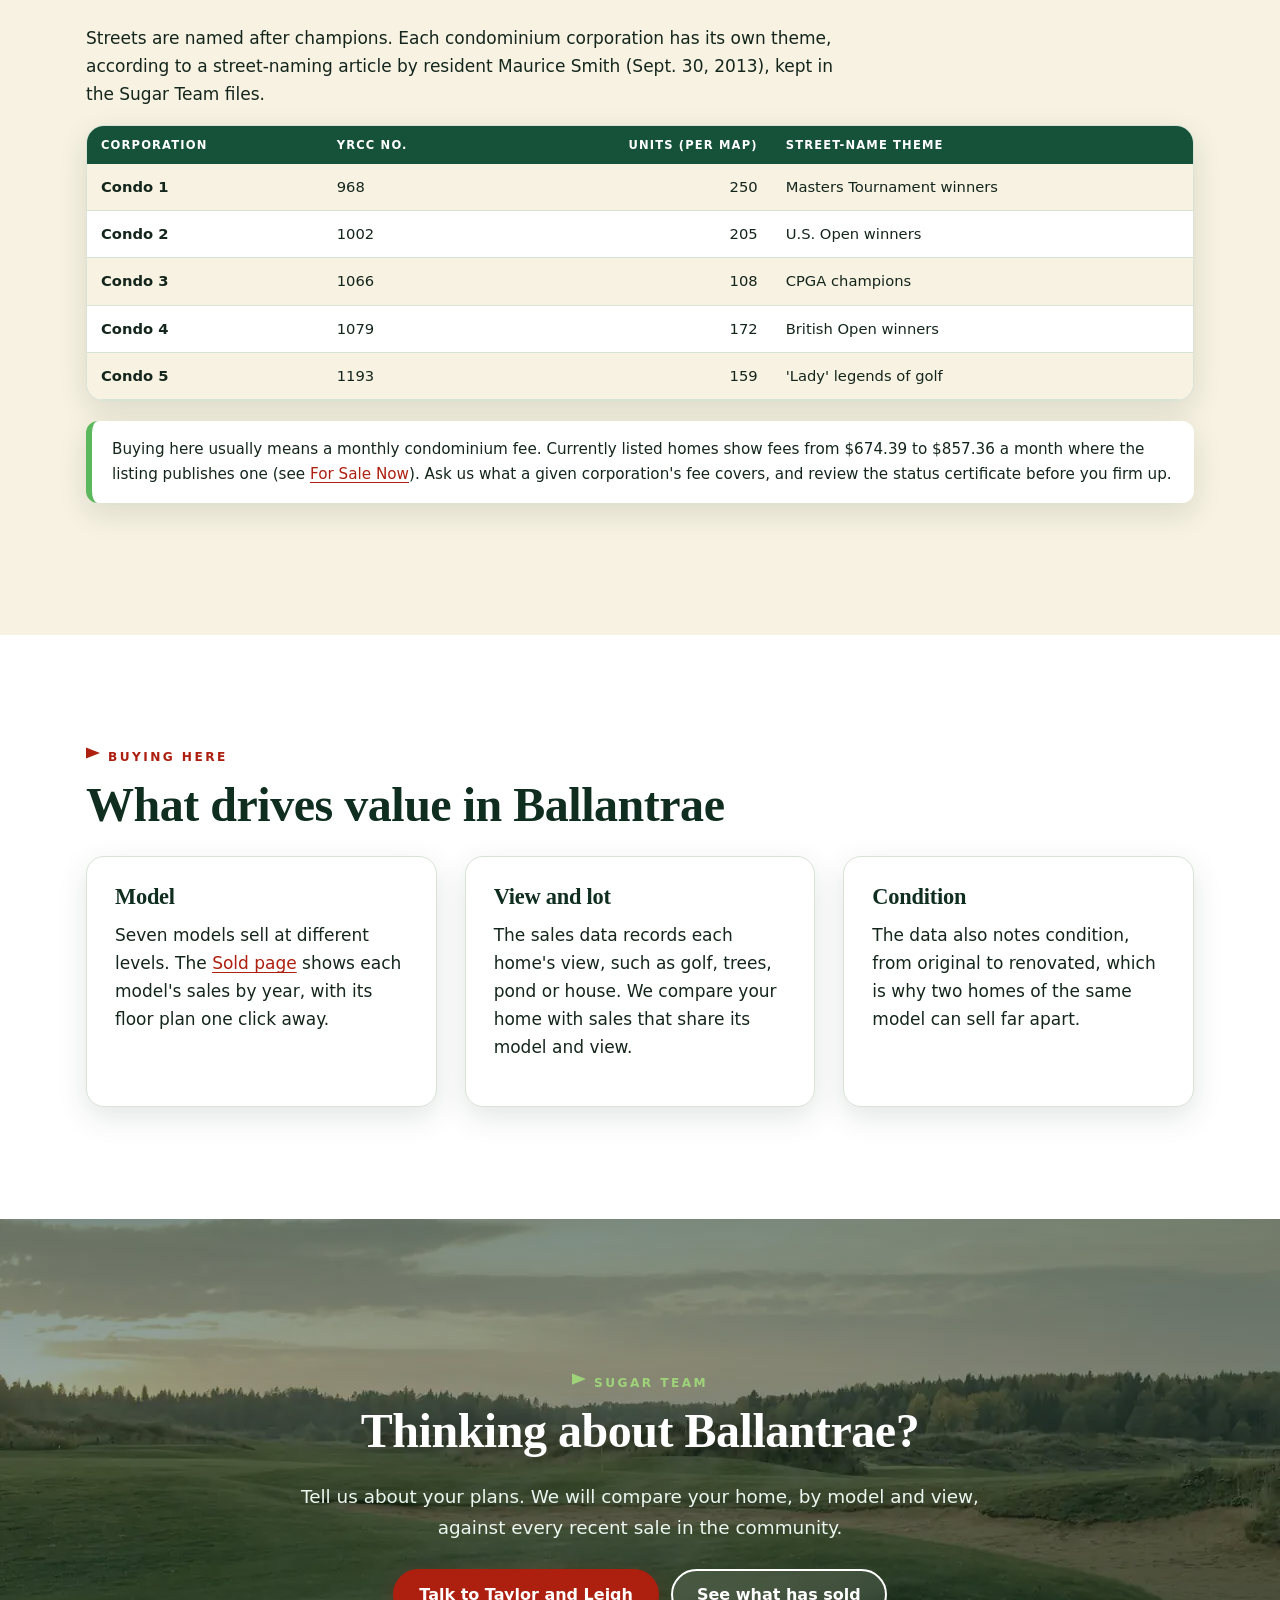
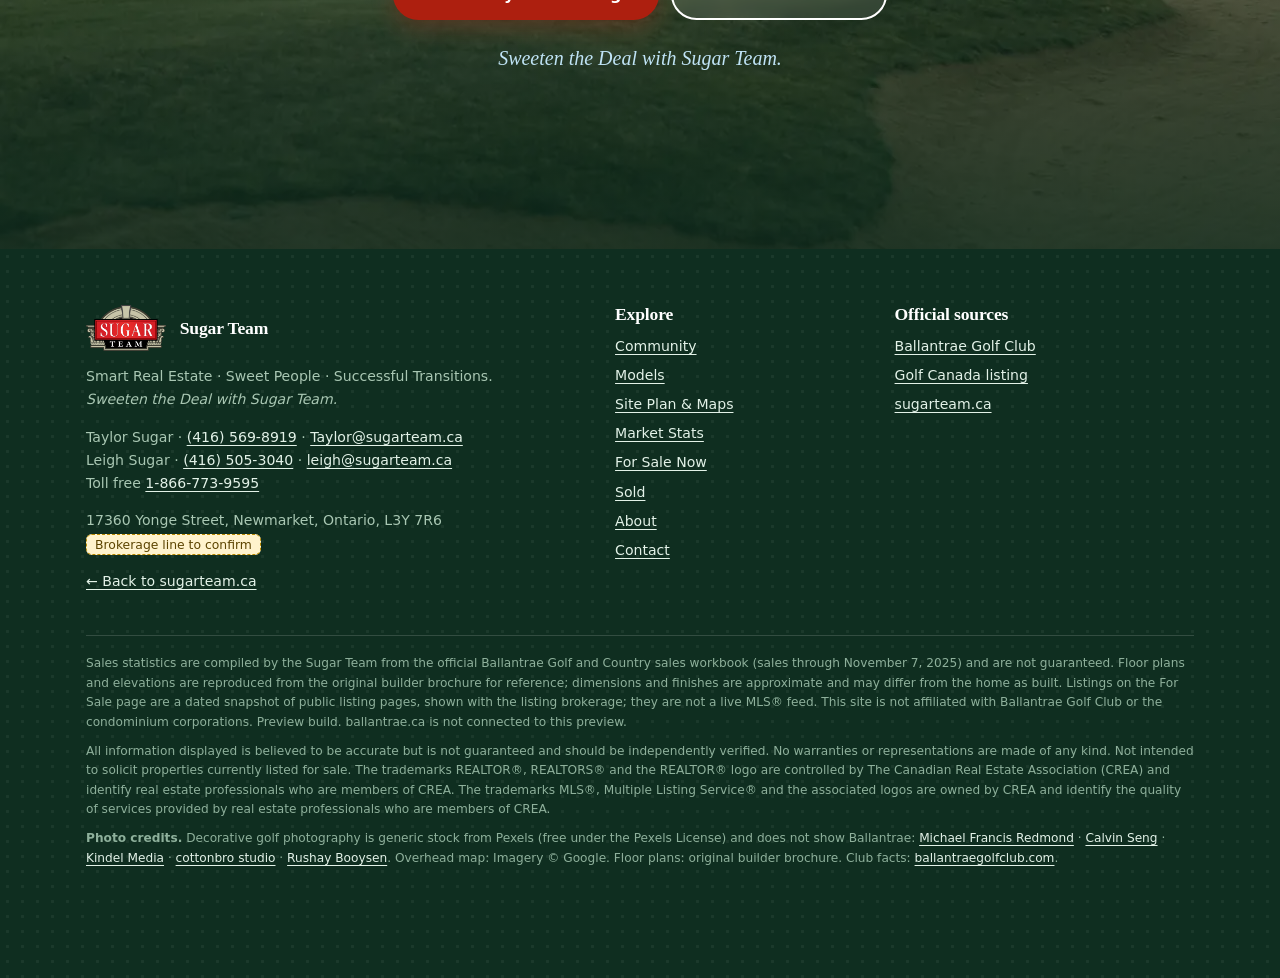
<file: site/community.html>
<!doctype html><html lang="en-CA"><head><meta charset="utf-8"><meta name="viewport" content="width=device-width,initial-scale=1,viewport-fit=cover">
<title>The Community &amp; Lifestyle | Ballantrae.ca : Real Estate Guide to Ballantrae Golf and Country Club</title><meta name="description" content="Golf, recreation centre, trails, location and what it is like to live at Ballantrae Golf and Country Club in Whitchurch-Stouffville."><meta name="robots" content="noindex"><meta name="theme-color" content="#0f2e20">
<meta property="og:title" content="The Community &amp; Lifestyle | Ballantrae.ca : Real Estate Guide to Ballantrae Golf and Country Club"><meta property="og:description" content="Golf, recreation centre, trails, location and what it is like to live at Ballantrae Golf and Country Club in Whitchurch-Stouffville."><meta property="og:type" content="website"><meta property="og:image" content="img/stock/fairway-1280.webp">
<link rel="icon" href="img/sugar-crest.png"><link rel="stylesheet" href="css/style.css"></head><body>
<a class="skip" href="#main">Skip to content</a>
<header class="site"><div class="wrap"><a class="brand" href="index.html" aria-label="Ballantrae.ca : Real Estate Guide to Ballantrae Golf and Country Club"><img src="img/sugar-crest.png" alt="Sugar Team crest" width="70" height="40"><span class="wm"><b>Ballantrae.ca :</b><small>Real Estate Guide to Ballantrae Golf and Country Club</small></span></a>
<button class="menu" aria-label="Menu" aria-expanded="false" aria-controls="nav"><span></span><span></span><span></span></button>
<nav class="main" id="nav" aria-label="Main"><a href="community.html" class=on aria-current=page>Community</a><a href="models.html">Models</a><a href="site-plan.html">Site Plan &amp; Maps</a><a href="market.html">Market Stats</a><a href="for-sale.html">For Sale Now</a><a href="sold.html">Sold</a><a href="about.html">About</a><a class="alt" href="https://sugarteam.ca/" rel="noopener">sugarteam.ca ↗</a><a class="cta" href="contact.html">Contact</a></nav></div></header><main id="main"><section class="phero"><img class="bgimg kb" src="img/stock/lush-1280.webp" srcset="img/stock/lush-640.webp 640w, img/stock/lush-1280.webp 1280w, img/stock/lush-1920.webp 1920w" sizes="100vw" alt="" fetchpriority="high" decoding="async"><span class="stk">Stock golf photo, not Ballantrae</span><div class="wrap rv"><div class="crumb"><a href="index.html">Home</a> / Community</div><h1>The community &amp; lifestyle</h1><p>What Ballantrae Golf and Country Club offers, who built it, how it is organized, and where the golf course fits in.</p></div></section>
<section class="sec"><div class="wrap"><div class="grid g3">
<div class="card rv"><h3>Where it is</h3><p>Ballantrae Golf and Country Club is a master-planned adult lifestyle community in the hamlet of Ballantrae, Whitchurch-Stouffville, York Region. The main entrance road from Highway 48 is Ballantrae Common, and the property sits just north of Aurora Road.</p><p class="src">Sources: Maurice Smith, <em>Naming the Streets of Ballantrae G&amp;CC</em> (2013, from Sugar Team files); original builder site plan; <a href="https://fairwaysgolf.ca/doing-it-well-at-ballantrae/" rel="noopener">Fairways Golf &amp; Travel: Doing it well at Ballantrae</a>.</p></div>
<div class="card rv"><h3>How big it is</h3><p>The original builder brochure describes roughly 900 homes. The condominium map in our files shows <b>894</b> units across five condominium corporations, plus a separate corporation for the recreation centre.</p><p class="src">Sources: builder brochure (site plan); condominium map (Sugar Team files). The unit total is the sum of the five counts printed on that map.</p></div>
<div class="card rv"><h3>The homes</h3><p>Detached bungalows in seven models, from the 1,470 sq ft Pebble Beach to the 2,065 sq ft Grand Cypress, set in clusters around the course. <a href="models.html">See every model and floor plan →</a></p><p class="src">Source: builder floor-plan brochure (square footage as printed on each plan).</p></div></div></div></section>
<section class="sec sand" id="golf"><div class="wrap"><div class="two"><div><p class="eyebrow rv">The golf course</p><h2>An 18-hole course at the heart of the community</h2>
<ul class="ticks"><li><b>Ballantrae Golf Club</b> is a public 18-hole, par-72 course of 6,545 yards, with rental clubs, a driving range, lessons, a junior membership and a restaurant. (<a href="https://www.golfcanada.ca/golf-facility/ballantrae-golf-club-en/" rel="noopener">Golf Canada facility listing</a>)</li>
<li>It was designed by Doug Carrick and opened in 2001. Fairways Golf &amp; Travel describes generous fairways, raised and contoured greens and a walkable routing, with the homes kept on one side of the holes and now screened by mature trees. (<a href="https://fairwaysgolf.ca/your-next-round-ballantrae-golf-club-stouffville-ontario/" rel="noopener">Fairways Golf &amp; Travel: Your Next Round, Ballantrae</a>)</li>
<li>The club's own site lists a practice area with driving range, chipping and putting greens, plus a monitored pace of play. (<a href="https://www.ballantraegolfclub.com/rates/" rel="noopener">Ballantrae Golf Club: 2026 rates</a>)</li></ul>
<div class="note rv"><b>Public course, not private.</b> The course is open to the public, so ask us or the club how residents' play, tee times and any member programs work before you buy. <span class="ph">Resident access terms: to confirm with the club</span></div></div>
<div class="card rv"><h3>2026 rates, as posted by the club</h3><table class="mini"><tbody><tr><td>Green fee, Mon–Thu</td><td>$84.07</td></tr><tr><td>Green fee, Fri, weekends &amp; holidays</td><td>$97.35</td></tr><tr><td>Twilight</td><td>$53.10</td></tr><tr><td>Shared cart, per rider</td><td>$22.12</td></tr></tbody></table><p>The club also sells a limited 30-game digital package ($77.88 a round, valid two years, tee times bookable 28 days ahead). The club's page showed it as sold out when we checked.</p>
<p><b>Clubhouse restaurant:</b> open daily 11:00 am to 7:30 pm. The kitchen is closed on Mondays; sandwiches, snacks and drinks are still served. (<a href="https://www.ballantraegolfclub.com/dining/" rel="noopener">Ballantrae Golf Club: dining</a>)</p>
<p class="src">Ballantrae Golf Club · 1 The Master's South, Stouffville, ON L4A 1M2 · (905) 640-6333 · <a href="https://www.ballantraegolfclub.com/" rel="noopener">ballantraegolfclub.com</a>. Prices exclude taxes and can change; confirm with the club.</p></div></div></div></section>
<section class="sec" id="rec"><div class="wrap"><div class="two"><figure class="fig"><img src="img/rec-centre-layout.webp" alt="Floor plan of the Ballantrae recreation centre" loading="lazy" width="1200" height="620"><figcaption>Recreation centre layout, from the Sugar Team's community files.</figcaption></figure>
<div><p class="eyebrow rv">Recreation centre</p><h2>Pool, fitness, billiards and a place to gather</h2><p>The recreation centre's layout shows a swimming pool and whirlpool with locker rooms and a sauna, an exercise room, a billiards room, a card room, a library, a lounge, and party rooms with a kitchen. The original builder brochure also lists tennis courts and a hot tub among the homeowners' amenities.</p>
<p>The brochure map marks the gatehouse, clubhouse and restaurant, practice area, recreation centre, tennis, ponds and wooded natural trails. <a href="site-plan.html">See the site plan and maps →</a></p>
<p class="src">Sources: recreation centre layout and builder brochure (Sugar Team files). Hours, fees and rules are set by the condominium corporations; <span class="ph">confirm current amenity details with the corporation</span>.</p></div></div></div></section>
<section class="sec sand"><div class="wrap"><p class="eyebrow rv">How Ballantrae is organized</p><h2>Five condominium corporations, named for golf's greats</h2>
<p style="max-width:70ch">Streets are named after champions. Each condominium corporation has its own theme, according to a street-naming article by resident Maurice Smith (Sept. 30, 2013), kept in the Sugar Team files.</p>
<div class="tablewrap"><table class="t" style="min-width:520px"><thead><tr><th>Corporation</th><th>YRCC no.</th><th class="n">Units (per map)</th><th>Street-name theme</th></tr></thead><tbody><tr><td>Condo 1</td><td>968</td><td class="n">250</td><td>Masters Tournament winners</td></tr><tr><td>Condo 2</td><td>1002</td><td class="n">205</td><td>U.S. Open winners</td></tr><tr><td>Condo 3</td><td>1066</td><td class="n">108</td><td>CPGA champions</td></tr><tr><td>Condo 4</td><td>1079</td><td class="n">172</td><td>British Open winners</td></tr><tr><td>Condo 5</td><td>1193</td><td class="n">159</td><td>'Lady' legends of golf</td></tr></tbody></table></div><p class="hint">Swipe sideways for more columns.</p>
<div class="note rv">Buying here usually means a monthly condominium fee. Currently listed homes show fees from $674.39 to $857.36 a month where the listing publishes one (see <a href="for-sale.html">For Sale Now</a>). Ask us what a given corporation's fee covers, and review the status certificate before you firm up.</div></div></section>
<section class="sec"><div class="wrap"><p class="eyebrow rv">Buying here</p><h2>What drives value in Ballantrae</h2>
<div class="grid g3"><div class="card rv"><h3>Model</h3><p>Seven models sell at different levels. The <a href="sold.html">Sold page</a> shows each model's sales by year, with its floor plan one click away.</p></div>
<div class="card rv"><h3>View and lot</h3><p>The sales data records each home's view, such as golf, trees, pond or house. We compare your home with sales that share its model and view.</p></div>
<div class="card rv"><h3>Condition</h3><p>The data also notes condition, from original to renovated, which is why two homes of the same model can sell far apart.</p></div></div></div></section>
<section class="panel" style="min-height:70vh;min-height:70svh;text-align:center;justify-content:center"><img class="bgimg " src="img/stock/sunset-1280.webp" srcset="img/stock/sunset-640.webp 640w, img/stock/sunset-1280.webp 1280w, img/stock/sunset-1920.webp 1920w" sizes="100vw" alt="" loading="lazy" decoding="async"><div class="wrap rv" style="padding-top:90px;padding-bottom:90px"><p class="eyebrow">Sugar Team</p><h2>Thinking about Ballantrae?</h2><p class="lede" style="margin:0 auto 26px;color:#eaf6ee">Tell us about your plans. We will compare your home, by model and view, against every recent sale in the community.</p><div class="btns" style="justify-content:center"><a class="btn" href="contact.html">Talk to Taylor and Leigh</a><a class="btn ghost" href="sold.html">See what has sold</a></div><p class="tag">Sweeten the Deal with Sugar Team.</p></div></section></main><footer class="site"><div class="wrap"><div class="cols"><div><div class="fcrest"><img src="img/sugar-crest.png" alt="Sugar Team crest" width="80" height="46"><h4 style="margin:0">Sugar Team</h4></div>
<p>Smart Real Estate · Sweet People · Successful Transitions.<br><em>Sweeten the Deal with Sugar Team.</em></p>
<p>Taylor Sugar · <a href="tel:+14165698919">(416) 569-8919</a> · <a href="mailto:Taylor@sugarteam.ca">Taylor@sugarteam.ca</a><br>Leigh Sugar · <a href="tel:+14165053040">(416) 505-3040</a> · <a href="mailto:leigh@sugarteam.ca">leigh@sugarteam.ca</a><br>Toll free <a href="tel:+18667739595">1-866-773-9595</a></p>
<p>17360 Yonge Street, Newmarket, Ontario, L3Y 7R6<br><span class="ph">Brokerage line to confirm</span></p>
<p><a href="https://sugarteam.ca/" rel="noopener">← Back to sugarteam.ca</a></p></div>
<div><h4>Explore</h4><ul><li><a href="community.html">Community</a></li><li><a href="models.html">Models</a></li><li><a href="site-plan.html">Site Plan &amp; Maps</a></li><li><a href="market.html">Market Stats</a></li><li><a href="for-sale.html">For Sale Now</a></li><li><a href="sold.html">Sold</a></li><li><a href="about.html">About</a></li><li><a href="contact.html">Contact</a></li></ul></div>
<div><h4>Official sources</h4><ul><li><a href="https://www.ballantraegolfclub.com/" rel="noopener">Ballantrae Golf Club</a></li><li><a href="https://www.golfcanada.ca/golf-facility/ballantrae-golf-club-en/" rel="noopener">Golf Canada listing</a></li><li><a href="https://sugarteam.ca/" rel="noopener">sugarteam.ca</a></li></ul></div></div>
<div class="fine"><p>Sales statistics are compiled by the Sugar Team from the official Ballantrae Golf and Country sales workbook (sales through November 7, 2025) and are not guaranteed. Floor plans and elevations are reproduced from the original builder brochure for reference; dimensions and finishes are approximate and may differ from the home as built. Listings on the For Sale page are a dated snapshot of public listing pages, shown with the listing brokerage; they are not a live MLS® feed. This site is not affiliated with Ballantrae Golf Club or the condominium corporations. Preview build. ballantrae.ca is not connected to this preview.</p>
<p>All information displayed is believed to be accurate but is not guaranteed and should be independently verified. No warranties or representations are made of any kind. Not intended to solicit properties currently listed for sale. The trademarks REALTOR®, REALTORS® and the REALTOR® logo are controlled by The Canadian Real Estate Association (CREA) and identify real estate professionals who are members of CREA. The trademarks MLS®, Multiple Listing Service® and the associated logos are owned by CREA and identify the quality of services provided by real estate professionals who are members of CREA.</p>
<p><b>Photo credits.</b> Decorative golf photography is generic stock from Pexels (free under the Pexels License) and does not show Ballantrae: <a href="https://www.pexels.com/photo/golf-course-fairways-with-bunkers-8218725/" rel="noopener">Michael Francis Redmond</a> · <a href="https://www.pexels.com/photo/lush-green-golf-course-landscape-under-clear-sky-32401757/" rel="noopener">Calvin Seng</a> · <a href="https://www.pexels.com/photo/photo-of-a-golf-course-6573872/" rel="noopener">Kindel Media</a> · <a href="https://www.pexels.com/photo/green-grass-field-under-the-white-clouds-6256829/" rel="noopener">cottonbro studio</a> · <a href="https://www.pexels.com/photo/golf-hole-with-red-flag-4398355/" rel="noopener">Rushay Booysen</a>. Overhead map: Imagery © Google. Floor plans: original builder brochure. Club facts: <a href="https://www.ballantraegolfclub.com/" rel="noopener">ballantraegolfclub.com</a>.</p></div></div></footer>
<nav class="dock" aria-label="Quick contact"><a href="tel:+14165698919">Call Taylor</a><a class="p" href="contact.html">Contact us</a></nav>
<script src="js/main.js" defer></script></body></html>
</file>
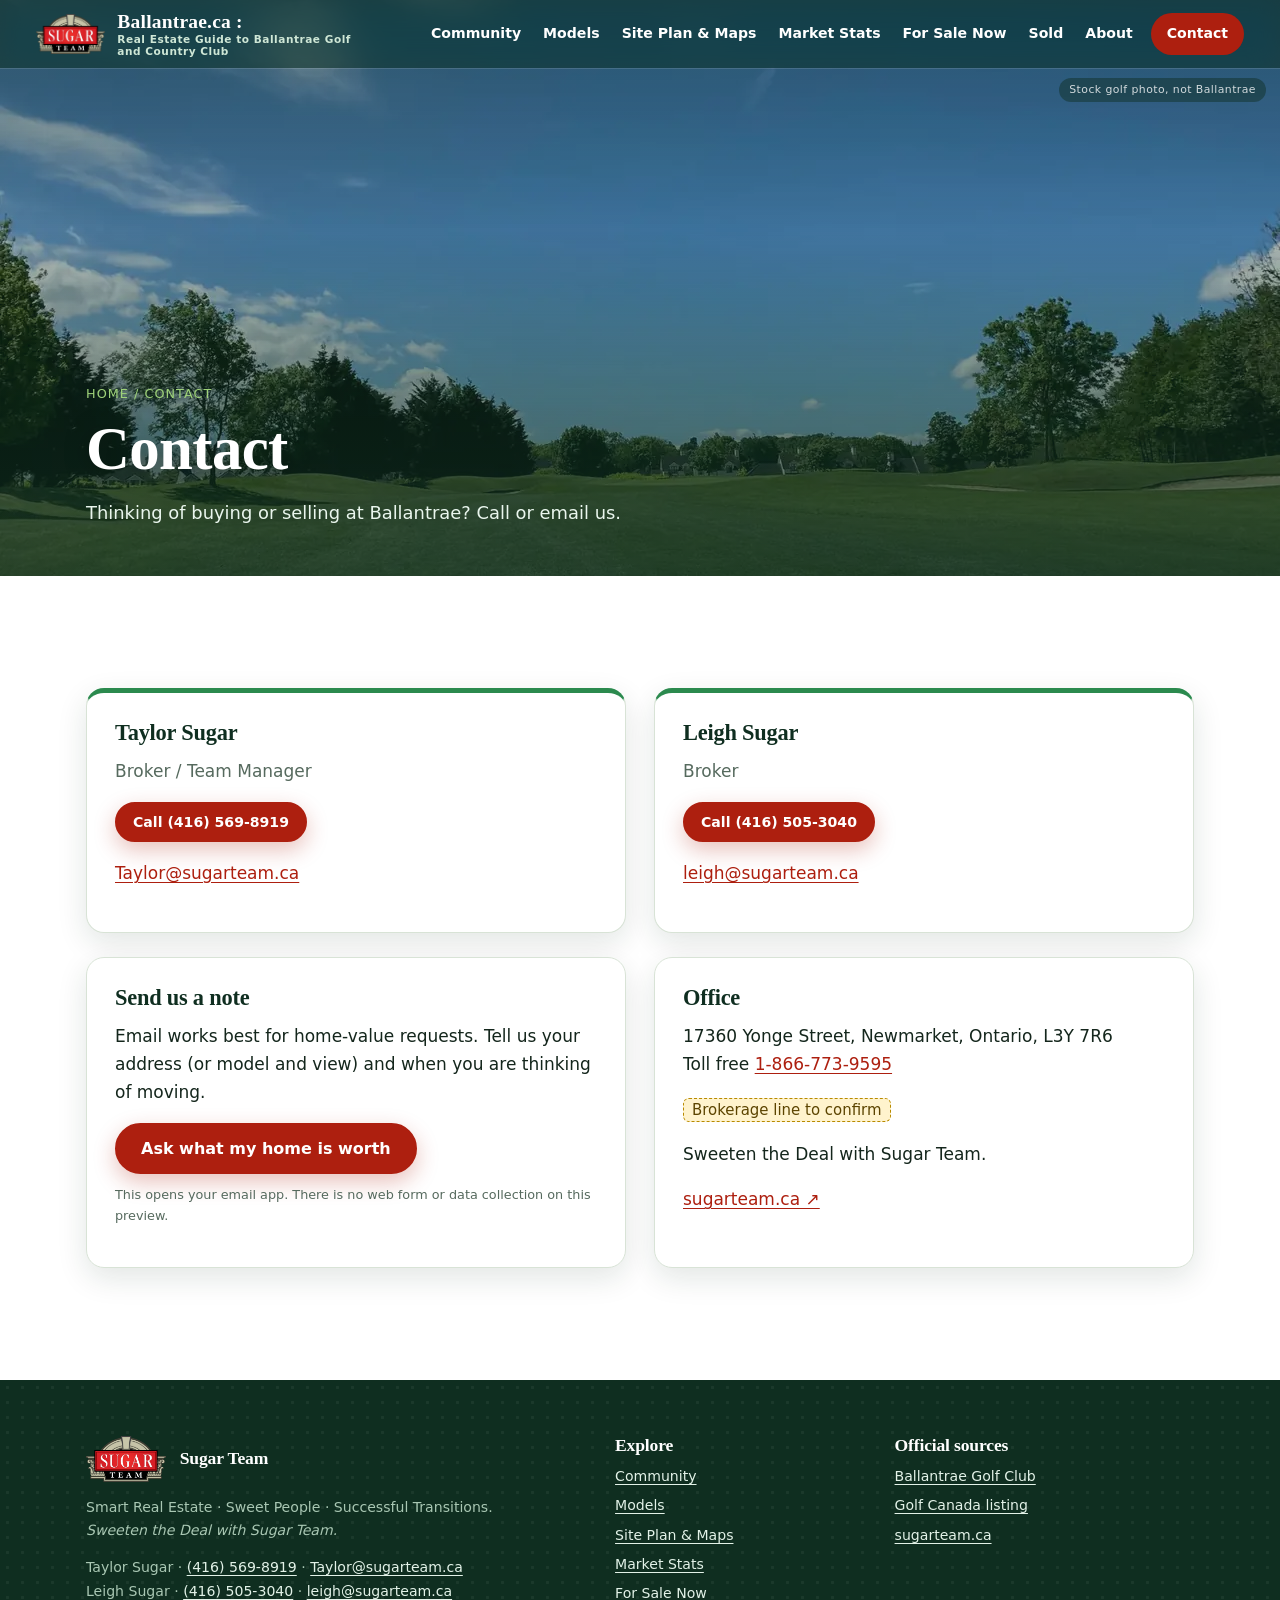
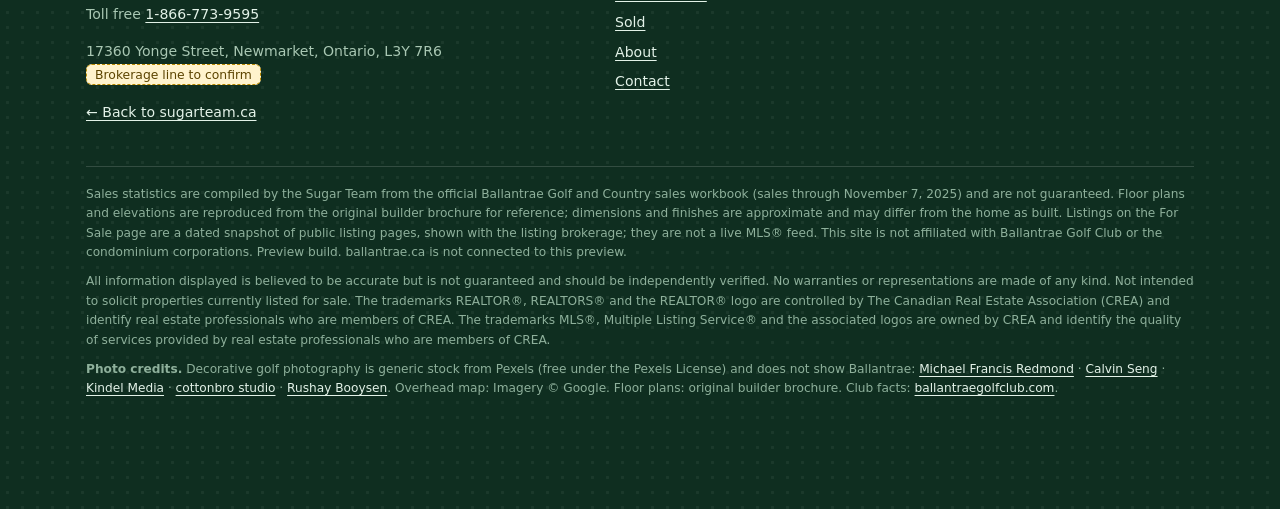
<file: site/contact.html>
<!doctype html><html lang="en-CA"><head><meta charset="utf-8"><meta name="viewport" content="width=device-width,initial-scale=1,viewport-fit=cover">
<title>Contact | Ballantrae.ca : Real Estate Guide to Ballantrae Golf and Country Club</title><meta name="description" content="Contact Taylor Sugar and Leigh Sugar about Ballantrae Golf and Country Club."><meta name="robots" content="noindex"><meta name="theme-color" content="#0f2e20">
<meta property="og:title" content="Contact | Ballantrae.ca : Real Estate Guide to Ballantrae Golf and Country Club"><meta property="og:description" content="Contact Taylor Sugar and Leigh Sugar about Ballantrae Golf and Country Club."><meta property="og:type" content="website"><meta property="og:image" content="img/stock/fairway-1280.webp">
<link rel="icon" href="img/sugar-crest.png"><link rel="stylesheet" href="css/style.css"></head><body>
<a class="skip" href="#main">Skip to content</a>
<header class="site"><div class="wrap"><a class="brand" href="index.html" aria-label="Ballantrae.ca : Real Estate Guide to Ballantrae Golf and Country Club"><img src="img/sugar-crest.png" alt="Sugar Team crest" width="70" height="40"><span class="wm"><b>Ballantrae.ca :</b><small>Real Estate Guide to Ballantrae Golf and Country Club</small></span></a>
<button class="menu" aria-label="Menu" aria-expanded="false" aria-controls="nav"><span></span><span></span><span></span></button>
<nav class="main" id="nav" aria-label="Main"><a href="community.html">Community</a><a href="models.html">Models</a><a href="site-plan.html">Site Plan &amp; Maps</a><a href="market.html">Market Stats</a><a href="for-sale.html">For Sale Now</a><a href="sold.html">Sold</a><a href="about.html">About</a><a class="alt" href="https://sugarteam.ca/" rel="noopener">sugarteam.ca ↗</a><a class="cta" href="contact.html">Contact</a></nav></div></header><main id="main"><section class="phero"><img class="bgimg kb" src="img/stock/fairway-1280.webp" srcset="img/stock/fairway-640.webp 640w, img/stock/fairway-1280.webp 1280w, img/stock/fairway-1920.webp 1920w" sizes="100vw" alt="" fetchpriority="high" decoding="async"><span class="stk">Stock golf photo, not Ballantrae</span><div class="wrap rv"><div class="crumb"><a href="index.html">Home</a> / Contact</div><h1>Contact</h1><p>Thinking of buying or selling at Ballantrae? Call or email us.</p></div></section>
<section class="sec"><div class="wrap"><div class="grid g2"><div class="card top rv"><h3>Taylor Sugar</h3><p style="color:var(--mute)">Broker / Team Manager</p><p><a class="btn small" href="tel:+14165698919">Call (416) 569-8919</a></p><p><a href="mailto:Taylor@sugarteam.ca?subject=Ballantrae%20Golf%20and%20Country%20Club">Taylor@sugarteam.ca</a></p></div>
<div class="card top rv d1"><h3>Leigh Sugar</h3><p style="color:var(--mute)">Broker</p><p><a class="btn small" href="tel:+14165053040">Call (416) 505-3040</a></p><p><a href="mailto:leigh@sugarteam.ca?subject=Ballantrae%20Golf%20and%20Country%20Club">leigh@sugarteam.ca</a></p></div></div>
<div class="grid g2" style="margin-top:24px"><div class="card rv"><h3>Send us a note</h3><p>Email works best for home-value requests. Tell us your address (or model and view) and when you are thinking of moving.</p><a class="btn" href="mailto:Taylor@sugarteam.ca?subject=What%20is%20my%20Ballantrae%20home%20worth%3F&amp;body=Name%3A%0AAddress%20or%20model%2Fview%3A%0ATiming%3A">Ask what my home is worth</a><p class="src">This opens your email app. There is no web form or data collection on this preview.</p></div>
<div class="card rv d1"><h3>Office</h3><p>17360 Yonge Street, Newmarket, Ontario, L3Y 7R6<br>Toll free <a href="tel:+18667739595">1-866-773-9595</a></p><p><span class="ph">Brokerage line to confirm</span></p><p>Sweeten the Deal with Sugar Team.</p><p><a href="https://sugarteam.ca/" rel="noopener">sugarteam.ca ↗</a></p></div></div></div></section>
</main><footer class="site"><div class="wrap"><div class="cols"><div><div class="fcrest"><img src="img/sugar-crest.png" alt="Sugar Team crest" width="80" height="46"><h4 style="margin:0">Sugar Team</h4></div>
<p>Smart Real Estate · Sweet People · Successful Transitions.<br><em>Sweeten the Deal with Sugar Team.</em></p>
<p>Taylor Sugar · <a href="tel:+14165698919">(416) 569-8919</a> · <a href="mailto:Taylor@sugarteam.ca">Taylor@sugarteam.ca</a><br>Leigh Sugar · <a href="tel:+14165053040">(416) 505-3040</a> · <a href="mailto:leigh@sugarteam.ca">leigh@sugarteam.ca</a><br>Toll free <a href="tel:+18667739595">1-866-773-9595</a></p>
<p>17360 Yonge Street, Newmarket, Ontario, L3Y 7R6<br><span class="ph">Brokerage line to confirm</span></p>
<p><a href="https://sugarteam.ca/" rel="noopener">← Back to sugarteam.ca</a></p></div>
<div><h4>Explore</h4><ul><li><a href="community.html">Community</a></li><li><a href="models.html">Models</a></li><li><a href="site-plan.html">Site Plan &amp; Maps</a></li><li><a href="market.html">Market Stats</a></li><li><a href="for-sale.html">For Sale Now</a></li><li><a href="sold.html">Sold</a></li><li><a href="about.html">About</a></li><li><a href="contact.html">Contact</a></li></ul></div>
<div><h4>Official sources</h4><ul><li><a href="https://www.ballantraegolfclub.com/" rel="noopener">Ballantrae Golf Club</a></li><li><a href="https://www.golfcanada.ca/golf-facility/ballantrae-golf-club-en/" rel="noopener">Golf Canada listing</a></li><li><a href="https://sugarteam.ca/" rel="noopener">sugarteam.ca</a></li></ul></div></div>
<div class="fine"><p>Sales statistics are compiled by the Sugar Team from the official Ballantrae Golf and Country sales workbook (sales through November 7, 2025) and are not guaranteed. Floor plans and elevations are reproduced from the original builder brochure for reference; dimensions and finishes are approximate and may differ from the home as built. Listings on the For Sale page are a dated snapshot of public listing pages, shown with the listing brokerage; they are not a live MLS® feed. This site is not affiliated with Ballantrae Golf Club or the condominium corporations. Preview build. ballantrae.ca is not connected to this preview.</p>
<p>All information displayed is believed to be accurate but is not guaranteed and should be independently verified. No warranties or representations are made of any kind. Not intended to solicit properties currently listed for sale. The trademarks REALTOR®, REALTORS® and the REALTOR® logo are controlled by The Canadian Real Estate Association (CREA) and identify real estate professionals who are members of CREA. The trademarks MLS®, Multiple Listing Service® and the associated logos are owned by CREA and identify the quality of services provided by real estate professionals who are members of CREA.</p>
<p><b>Photo credits.</b> Decorative golf photography is generic stock from Pexels (free under the Pexels License) and does not show Ballantrae: <a href="https://www.pexels.com/photo/golf-course-fairways-with-bunkers-8218725/" rel="noopener">Michael Francis Redmond</a> · <a href="https://www.pexels.com/photo/lush-green-golf-course-landscape-under-clear-sky-32401757/" rel="noopener">Calvin Seng</a> · <a href="https://www.pexels.com/photo/photo-of-a-golf-course-6573872/" rel="noopener">Kindel Media</a> · <a href="https://www.pexels.com/photo/green-grass-field-under-the-white-clouds-6256829/" rel="noopener">cottonbro studio</a> · <a href="https://www.pexels.com/photo/golf-hole-with-red-flag-4398355/" rel="noopener">Rushay Booysen</a>. Overhead map: Imagery © Google. Floor plans: original builder brochure. Club facts: <a href="https://www.ballantraegolfclub.com/" rel="noopener">ballantraegolfclub.com</a>.</p></div></div></footer>
<nav class="dock" aria-label="Quick contact"><a href="tel:+14165698919">Call Taylor</a><a class="p" href="contact.html">Contact us</a></nav>
<script src="js/main.js" defer></script></body></html>
</file>
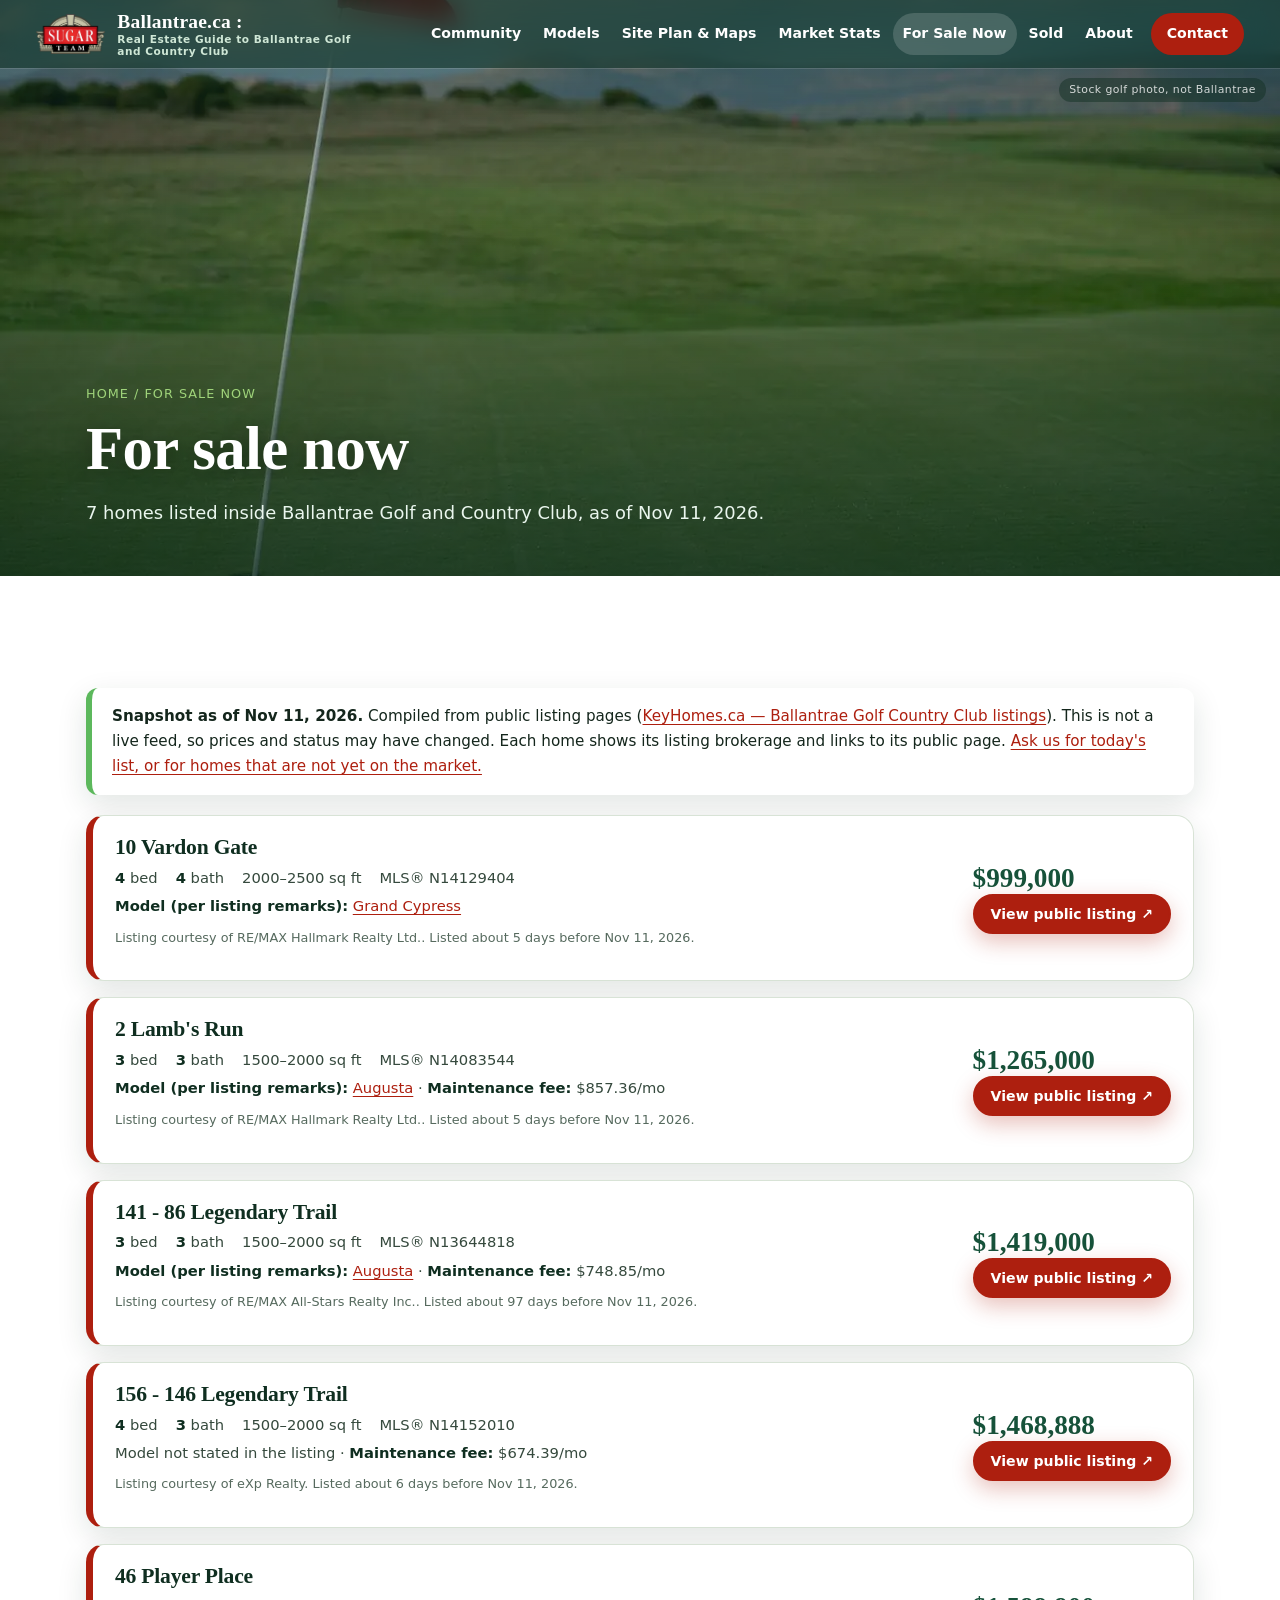
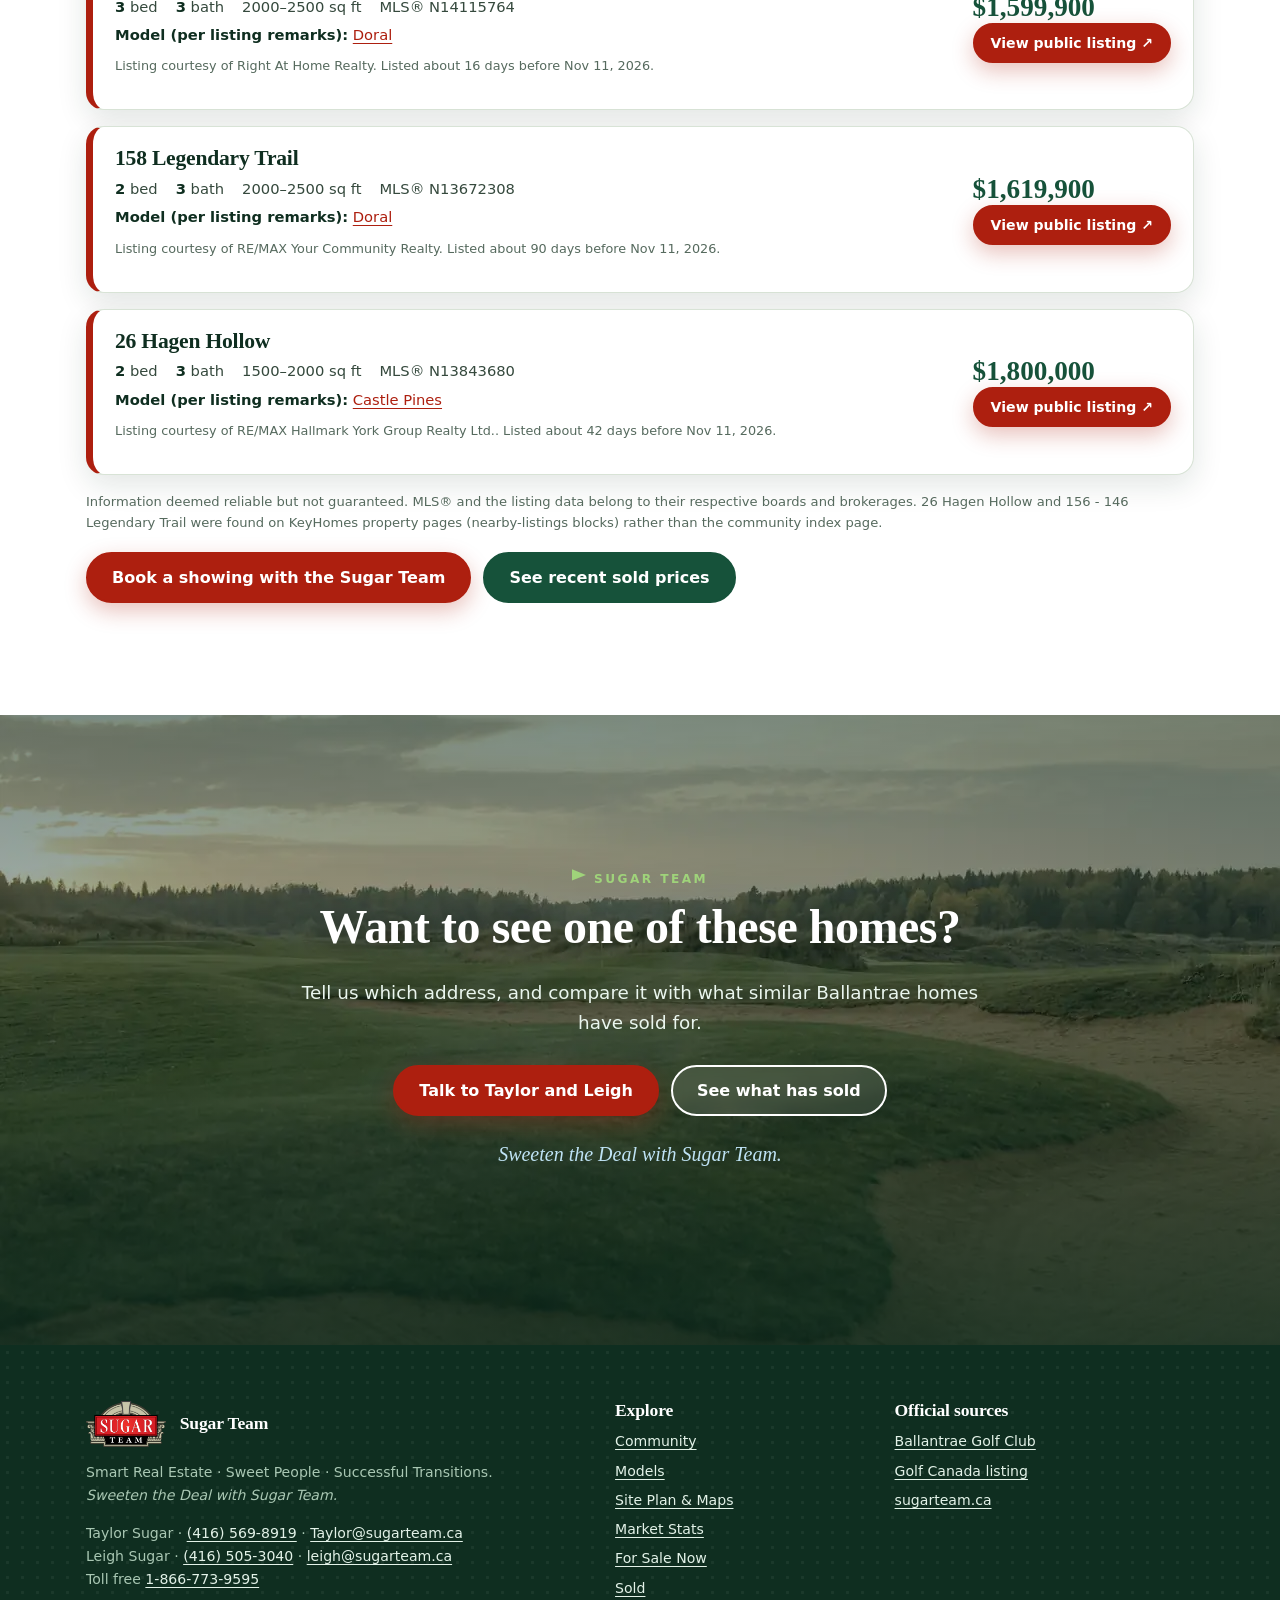
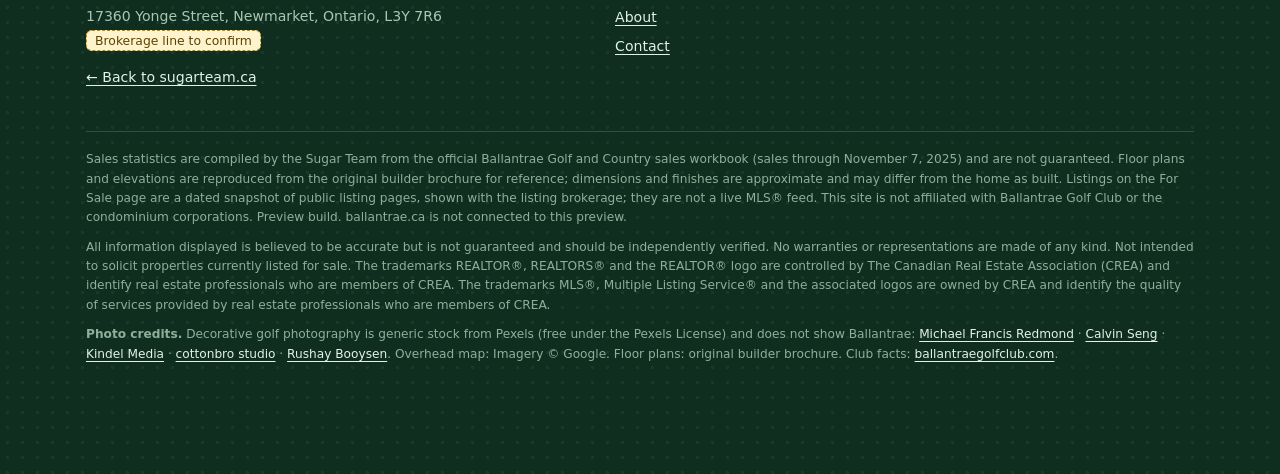
<file: site/for-sale.html>
<!doctype html><html lang="en-CA"><head><meta charset="utf-8"><meta name="viewport" content="width=device-width,initial-scale=1,viewport-fit=cover">
<title>Homes For Sale Now | Ballantrae.ca : Real Estate Guide to Ballantrae Golf and Country Club</title><meta name="description" content="Homes currently for sale in Ballantrae Golf and Country Club, as of Nov 11, 2026."><meta name="robots" content="noindex"><meta name="theme-color" content="#0f2e20">
<meta property="og:title" content="Homes For Sale Now | Ballantrae.ca : Real Estate Guide to Ballantrae Golf and Country Club"><meta property="og:description" content="Homes currently for sale in Ballantrae Golf and Country Club, as of Nov 11, 2026."><meta property="og:type" content="website"><meta property="og:image" content="img/stock/fairway-1280.webp">
<link rel="icon" href="img/sugar-crest.png"><link rel="stylesheet" href="css/style.css"></head><body>
<a class="skip" href="#main">Skip to content</a>
<header class="site"><div class="wrap"><a class="brand" href="index.html" aria-label="Ballantrae.ca : Real Estate Guide to Ballantrae Golf and Country Club"><img src="img/sugar-crest.png" alt="Sugar Team crest" width="70" height="40"><span class="wm"><b>Ballantrae.ca :</b><small>Real Estate Guide to Ballantrae Golf and Country Club</small></span></a>
<button class="menu" aria-label="Menu" aria-expanded="false" aria-controls="nav"><span></span><span></span><span></span></button>
<nav class="main" id="nav" aria-label="Main"><a href="community.html">Community</a><a href="models.html">Models</a><a href="site-plan.html">Site Plan &amp; Maps</a><a href="market.html">Market Stats</a><a href="for-sale.html" class=on aria-current=page>For Sale Now</a><a href="sold.html">Sold</a><a href="about.html">About</a><a class="alt" href="https://sugarteam.ca/" rel="noopener">sugarteam.ca ↗</a><a class="cta" href="contact.html">Contact</a></nav></div></header><main id="main"><section class="phero"><img class="bgimg kb" src="img/stock/flag-1280.webp" srcset="img/stock/flag-640.webp 640w, img/stock/flag-1280.webp 1280w, img/stock/flag-1920.webp 1920w" sizes="100vw" alt="" fetchpriority="high" decoding="async"><span class="stk">Stock golf photo, not Ballantrae</span><div class="wrap rv"><div class="crumb"><a href="index.html">Home</a> / For sale now</div><h1>For sale now</h1><p>7 homes listed inside Ballantrae Golf and Country Club, as of Nov 11, 2026.</p></div></section>
<section class="sec"><div class="wrap"><div class="note rv" style="margin-top:0"><b>Snapshot as of Nov 11, 2026.</b> Compiled from public listing pages (<a href="https://www.keyhomes.ca/listings/ballantrae-golf-country-club" rel="noopener">KeyHomes.ca — Ballantrae Golf Country Club listings</a>). This is not a live feed, so prices and status may have changed. Each home shows its listing brokerage and links to its public page. <a href="contact.html">Ask us for today's list, or for homes that are not yet on the market.</a></div>
<article class="listing"><div><h3>10 Vardon Gate</h3><div class="meta"><span><b>4</b> bed</span><span><b>4</b> bath</span><span>2000–2500 sq ft</span><span>MLS® N14129404</span></div>
<div class="meta" style="margin-top:4px"><span><b>Model (per listing remarks):</b> <a href="models.html#grand-cypress">Grand Cypress</a></span></div>
<p class="courtesy">Listing courtesy of RE/MAX Hallmark Realty Ltd.. Listed about 5 days before Nov 11, 2026.</p></div>
<div><div class="price">$999,000</div><a class="btn small" href="https://www.keyhomes.ca/property/ontario/whitchurch-stouffville/30458306" target="_blank" rel="noopener">View public listing ↗</a></div></article><article class="listing"><div><h3>2 Lamb&#x27;s Run</h3><div class="meta"><span><b>3</b> bed</span><span><b>3</b> bath</span><span>1500–2000 sq ft</span><span>MLS® N14083544</span></div>
<div class="meta" style="margin-top:4px"><span><b>Model (per listing remarks):</b> <a href="models.html#augusta">Augusta</a> · <b>Maintenance fee:</b> $857.36/mo</span></div>
<p class="courtesy">Listing courtesy of RE/MAX Hallmark Realty Ltd.. Listed about 5 days before Nov 11, 2026.</p></div>
<div><div class="price">$1,265,000</div><a class="btn small" href="https://www.keyhomes.ca/property/ontario/whitchurch-stouffville/30407619" target="_blank" rel="noopener">View public listing ↗</a></div></article><article class="listing"><div><h3>141 - 86 Legendary Trail</h3><div class="meta"><span><b>3</b> bed</span><span><b>3</b> bath</span><span>1500–2000 sq ft</span><span>MLS® N13644818</span></div>
<div class="meta" style="margin-top:4px"><span><b>Model (per listing remarks):</b> <a href="models.html#augusta">Augusta</a> · <b>Maintenance fee:</b> $748.85/mo</span></div>
<p class="courtesy">Listing courtesy of RE/MAX All-Stars Realty Inc.. Listed about 97 days before Nov 11, 2026.</p></div>
<div><div class="price">$1,419,000</div><a class="btn small" href="https://www.keyhomes.ca/property/ontario/whitchurch-stouffville/30122106" target="_blank" rel="noopener">View public listing ↗</a></div></article><article class="listing"><div><h3>156 - 146 Legendary Trail</h3><div class="meta"><span><b>4</b> bed</span><span><b>3</b> bath</span><span>1500–2000 sq ft</span><span>MLS® N14152010</span></div>
<div class="meta" style="margin-top:4px"><span>Model not stated in the listing · <b>Maintenance fee:</b> $674.39/mo</span></div>
<p class="courtesy">Listing courtesy of eXp Realty. Listed about 6 days before Nov 11, 2026.</p></div>
<div><div class="price">$1,468,888</div><a class="btn small" href="https://www.keyhomes.ca/property/ontario/whitchurch-stouffville/30482337" target="_blank" rel="noopener">View public listing ↗</a></div></article><article class="listing"><div><h3>46 Player Place</h3><div class="meta"><span><b>3</b> bed</span><span><b>3</b> bath</span><span>2000–2500 sq ft</span><span>MLS® N14115764</span></div>
<div class="meta" style="margin-top:4px"><span><b>Model (per listing remarks):</b> <a href="models.html#doral">Doral</a></span></div>
<p class="courtesy">Listing courtesy of Right At Home Realty. Listed about 16 days before Nov 11, 2026.</p></div>
<div><div class="price">$1,599,900</div><a class="btn small" href="https://www.keyhomes.ca/property/ontario/whitchurch-stouffville/30442866" target="_blank" rel="noopener">View public listing ↗</a></div></article><article class="listing"><div><h3>158 Legendary Trail</h3><div class="meta"><span><b>2</b> bed</span><span><b>3</b> bath</span><span>2000–2500 sq ft</span><span>MLS® N13672308</span></div>
<div class="meta" style="margin-top:4px"><span><b>Model (per listing remarks):</b> <a href="models.html#doral">Doral</a></span></div>
<p class="courtesy">Listing courtesy of RE/MAX Your Community Realty. Listed about 90 days before Nov 11, 2026.</p></div>
<div><div class="price">$1,619,900</div><a class="btn small" href="https://www.keyhomes.ca/property/ontario/whitchurch-stouffville/30152387" target="_blank" rel="noopener">View public listing ↗</a></div></article><article class="listing"><div><h3>26 Hagen Hollow</h3><div class="meta"><span><b>2</b> bed</span><span><b>3</b> bath</span><span>1500–2000 sq ft</span><span>MLS® N13843680</span></div>
<div class="meta" style="margin-top:4px"><span><b>Model (per listing remarks):</b> <a href="models.html#castle-pines">Castle Pines</a></span></div>
<p class="courtesy">Listing courtesy of RE/MAX Hallmark York Group Realty Ltd.. Listed about 42 days before Nov 11, 2026.</p></div>
<div><div class="price">$1,800,000</div><a class="btn small" href="https://www.keyhomes.ca/property/ontario/whitchurch-stouffville/30344868" target="_blank" rel="noopener">View public listing ↗</a></div></article>
<p class="src" style="font-size:.82rem;color:var(--mute)">Information deemed reliable but not guaranteed. MLS® and the listing data belong to their respective boards and brokerages. 26 Hagen Hollow and 156 - 146 Legendary Trail were found on KeyHomes property pages (nearby-listings blocks) rather than the community index page.</p>
<div class="btns" style="margin-top:18px"><a class="btn" href="contact.html">Book a showing with the Sugar Team</a><a class="btn green" href="sold.html">See recent sold prices</a></div></div></section>
<section class="panel" style="min-height:70vh;min-height:70svh;text-align:center;justify-content:center"><img class="bgimg " src="img/stock/sunset-1280.webp" srcset="img/stock/sunset-640.webp 640w, img/stock/sunset-1280.webp 1280w, img/stock/sunset-1920.webp 1920w" sizes="100vw" alt="" loading="lazy" decoding="async"><div class="wrap rv" style="padding-top:90px;padding-bottom:90px"><p class="eyebrow">Sugar Team</p><h2>Want to see one of these homes?</h2><p class="lede" style="margin:0 auto 26px;color:#eaf6ee">Tell us which address, and compare it with what similar Ballantrae homes have sold for.</p><div class="btns" style="justify-content:center"><a class="btn" href="contact.html">Talk to Taylor and Leigh</a><a class="btn ghost" href="sold.html">See what has sold</a></div><p class="tag">Sweeten the Deal with Sugar Team.</p></div></section></main><footer class="site"><div class="wrap"><div class="cols"><div><div class="fcrest"><img src="img/sugar-crest.png" alt="Sugar Team crest" width="80" height="46"><h4 style="margin:0">Sugar Team</h4></div>
<p>Smart Real Estate · Sweet People · Successful Transitions.<br><em>Sweeten the Deal with Sugar Team.</em></p>
<p>Taylor Sugar · <a href="tel:+14165698919">(416) 569-8919</a> · <a href="mailto:Taylor@sugarteam.ca">Taylor@sugarteam.ca</a><br>Leigh Sugar · <a href="tel:+14165053040">(416) 505-3040</a> · <a href="mailto:leigh@sugarteam.ca">leigh@sugarteam.ca</a><br>Toll free <a href="tel:+18667739595">1-866-773-9595</a></p>
<p>17360 Yonge Street, Newmarket, Ontario, L3Y 7R6<br><span class="ph">Brokerage line to confirm</span></p>
<p><a href="https://sugarteam.ca/" rel="noopener">← Back to sugarteam.ca</a></p></div>
<div><h4>Explore</h4><ul><li><a href="community.html">Community</a></li><li><a href="models.html">Models</a></li><li><a href="site-plan.html">Site Plan &amp; Maps</a></li><li><a href="market.html">Market Stats</a></li><li><a href="for-sale.html">For Sale Now</a></li><li><a href="sold.html">Sold</a></li><li><a href="about.html">About</a></li><li><a href="contact.html">Contact</a></li></ul></div>
<div><h4>Official sources</h4><ul><li><a href="https://www.ballantraegolfclub.com/" rel="noopener">Ballantrae Golf Club</a></li><li><a href="https://www.golfcanada.ca/golf-facility/ballantrae-golf-club-en/" rel="noopener">Golf Canada listing</a></li><li><a href="https://sugarteam.ca/" rel="noopener">sugarteam.ca</a></li></ul></div></div>
<div class="fine"><p>Sales statistics are compiled by the Sugar Team from the official Ballantrae Golf and Country sales workbook (sales through November 7, 2025) and are not guaranteed. Floor plans and elevations are reproduced from the original builder brochure for reference; dimensions and finishes are approximate and may differ from the home as built. Listings on the For Sale page are a dated snapshot of public listing pages, shown with the listing brokerage; they are not a live MLS® feed. This site is not affiliated with Ballantrae Golf Club or the condominium corporations. Preview build. ballantrae.ca is not connected to this preview.</p>
<p>All information displayed is believed to be accurate but is not guaranteed and should be independently verified. No warranties or representations are made of any kind. Not intended to solicit properties currently listed for sale. The trademarks REALTOR®, REALTORS® and the REALTOR® logo are controlled by The Canadian Real Estate Association (CREA) and identify real estate professionals who are members of CREA. The trademarks MLS®, Multiple Listing Service® and the associated logos are owned by CREA and identify the quality of services provided by real estate professionals who are members of CREA.</p>
<p><b>Photo credits.</b> Decorative golf photography is generic stock from Pexels (free under the Pexels License) and does not show Ballantrae: <a href="https://www.pexels.com/photo/golf-course-fairways-with-bunkers-8218725/" rel="noopener">Michael Francis Redmond</a> · <a href="https://www.pexels.com/photo/lush-green-golf-course-landscape-under-clear-sky-32401757/" rel="noopener">Calvin Seng</a> · <a href="https://www.pexels.com/photo/photo-of-a-golf-course-6573872/" rel="noopener">Kindel Media</a> · <a href="https://www.pexels.com/photo/green-grass-field-under-the-white-clouds-6256829/" rel="noopener">cottonbro studio</a> · <a href="https://www.pexels.com/photo/golf-hole-with-red-flag-4398355/" rel="noopener">Rushay Booysen</a>. Overhead map: Imagery © Google. Floor plans: original builder brochure. Club facts: <a href="https://www.ballantraegolfclub.com/" rel="noopener">ballantraegolfclub.com</a>.</p></div></div></footer>
<nav class="dock" aria-label="Quick contact"><a href="tel:+14165698919">Call Taylor</a><a class="p" href="contact.html">Contact us</a></nav>
<script src="js/main.js" defer></script></body></html>
</file>
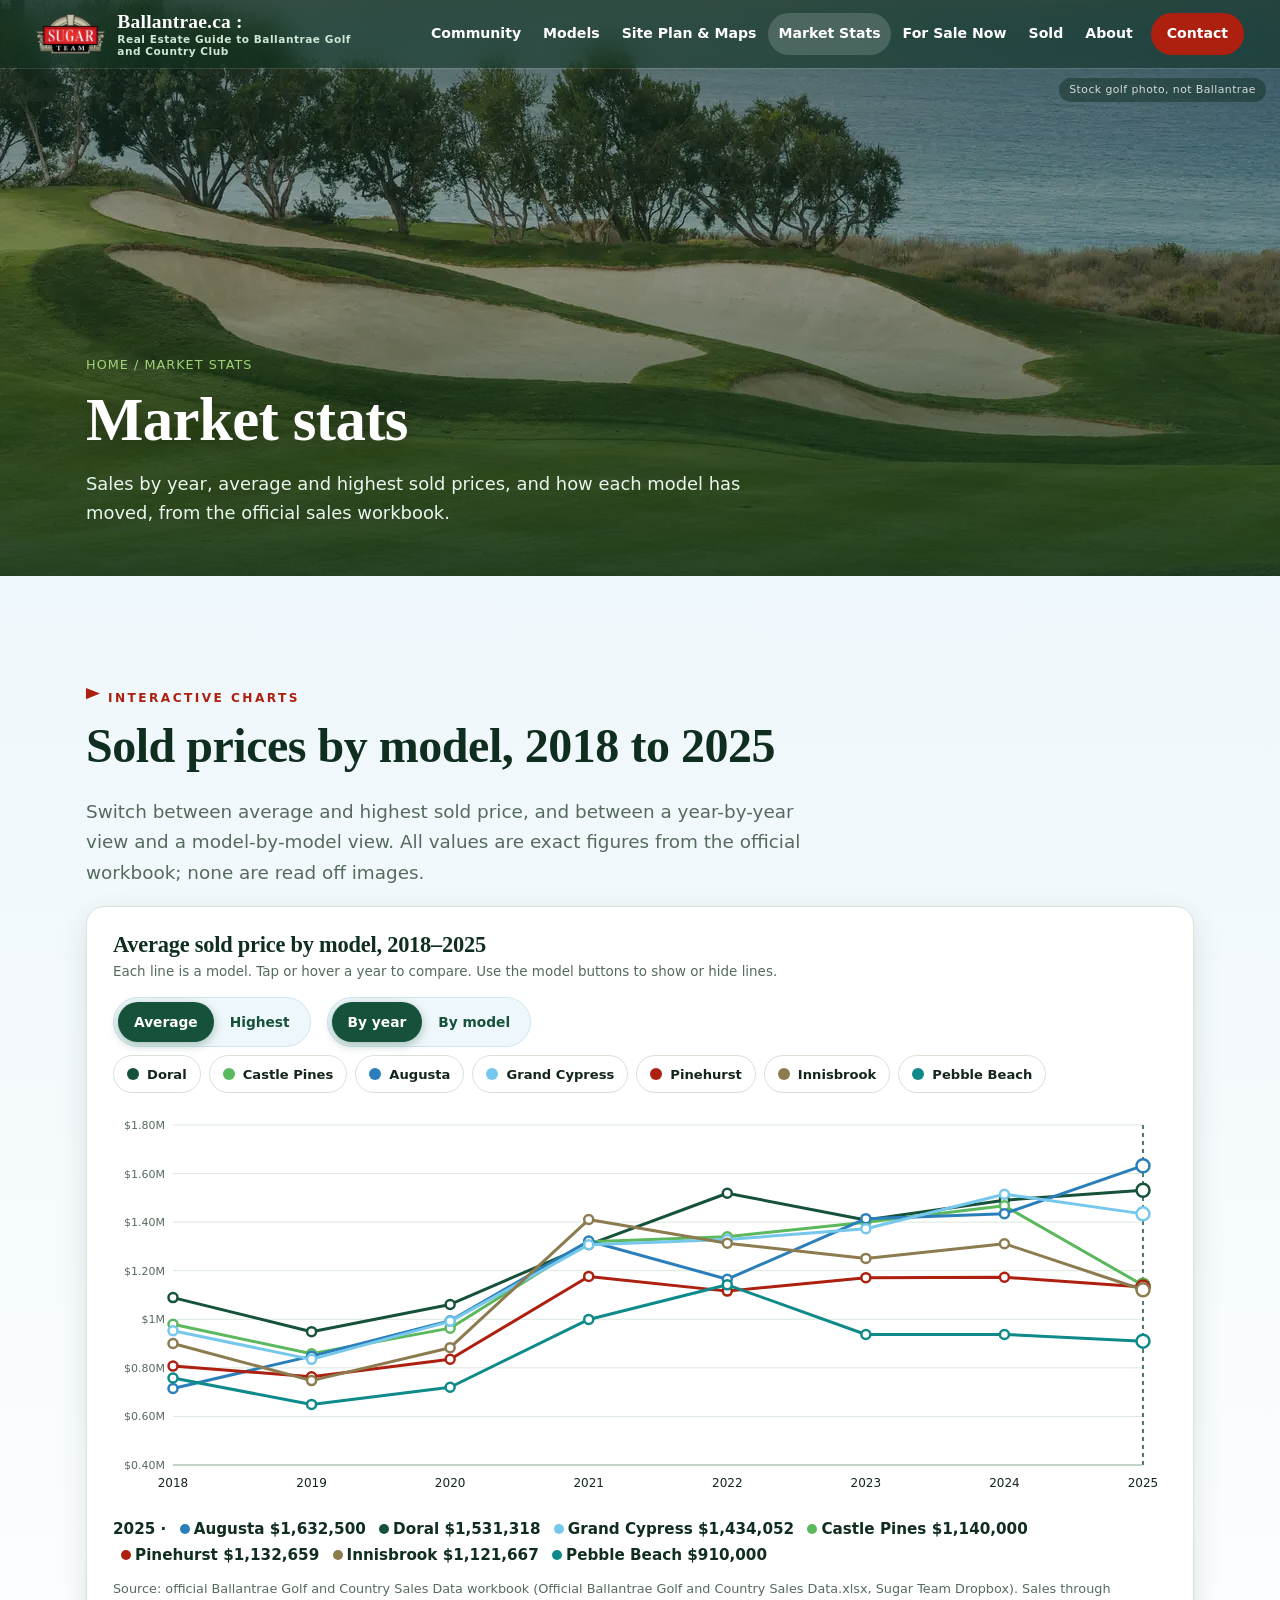
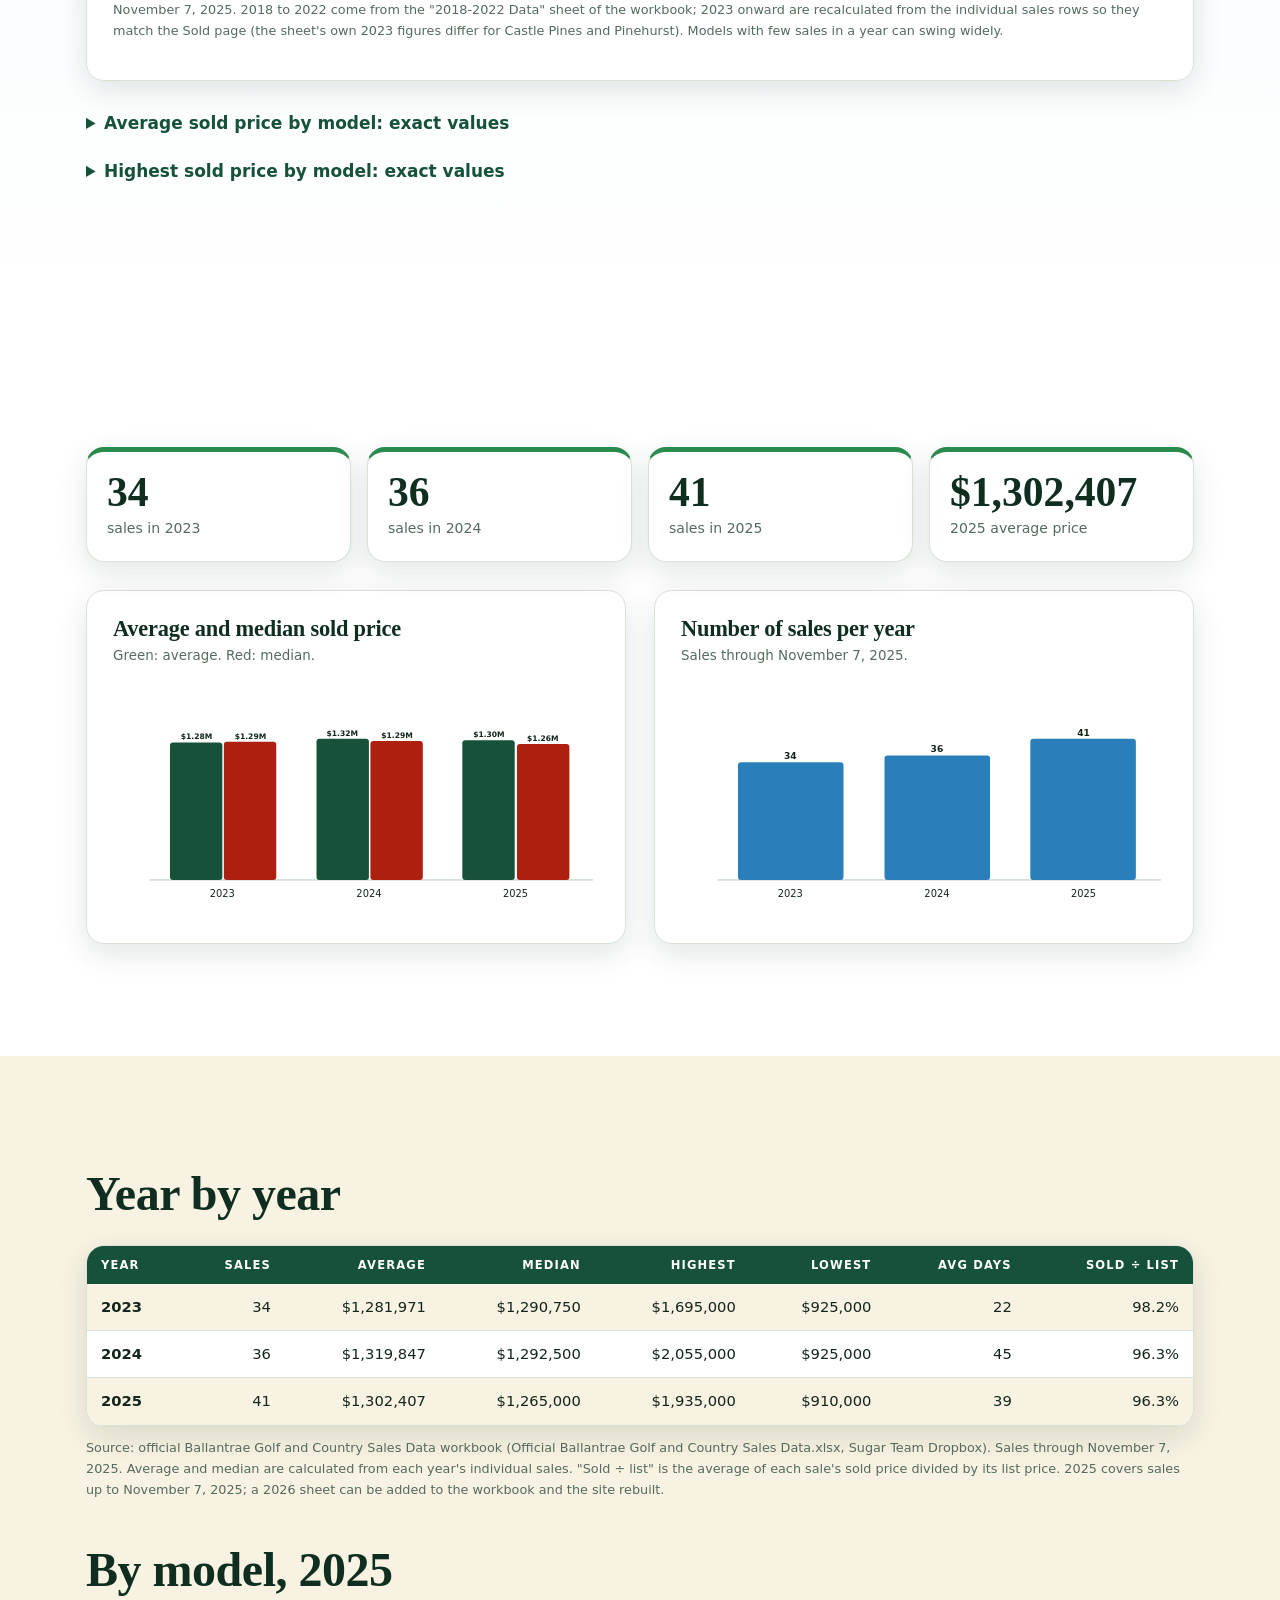
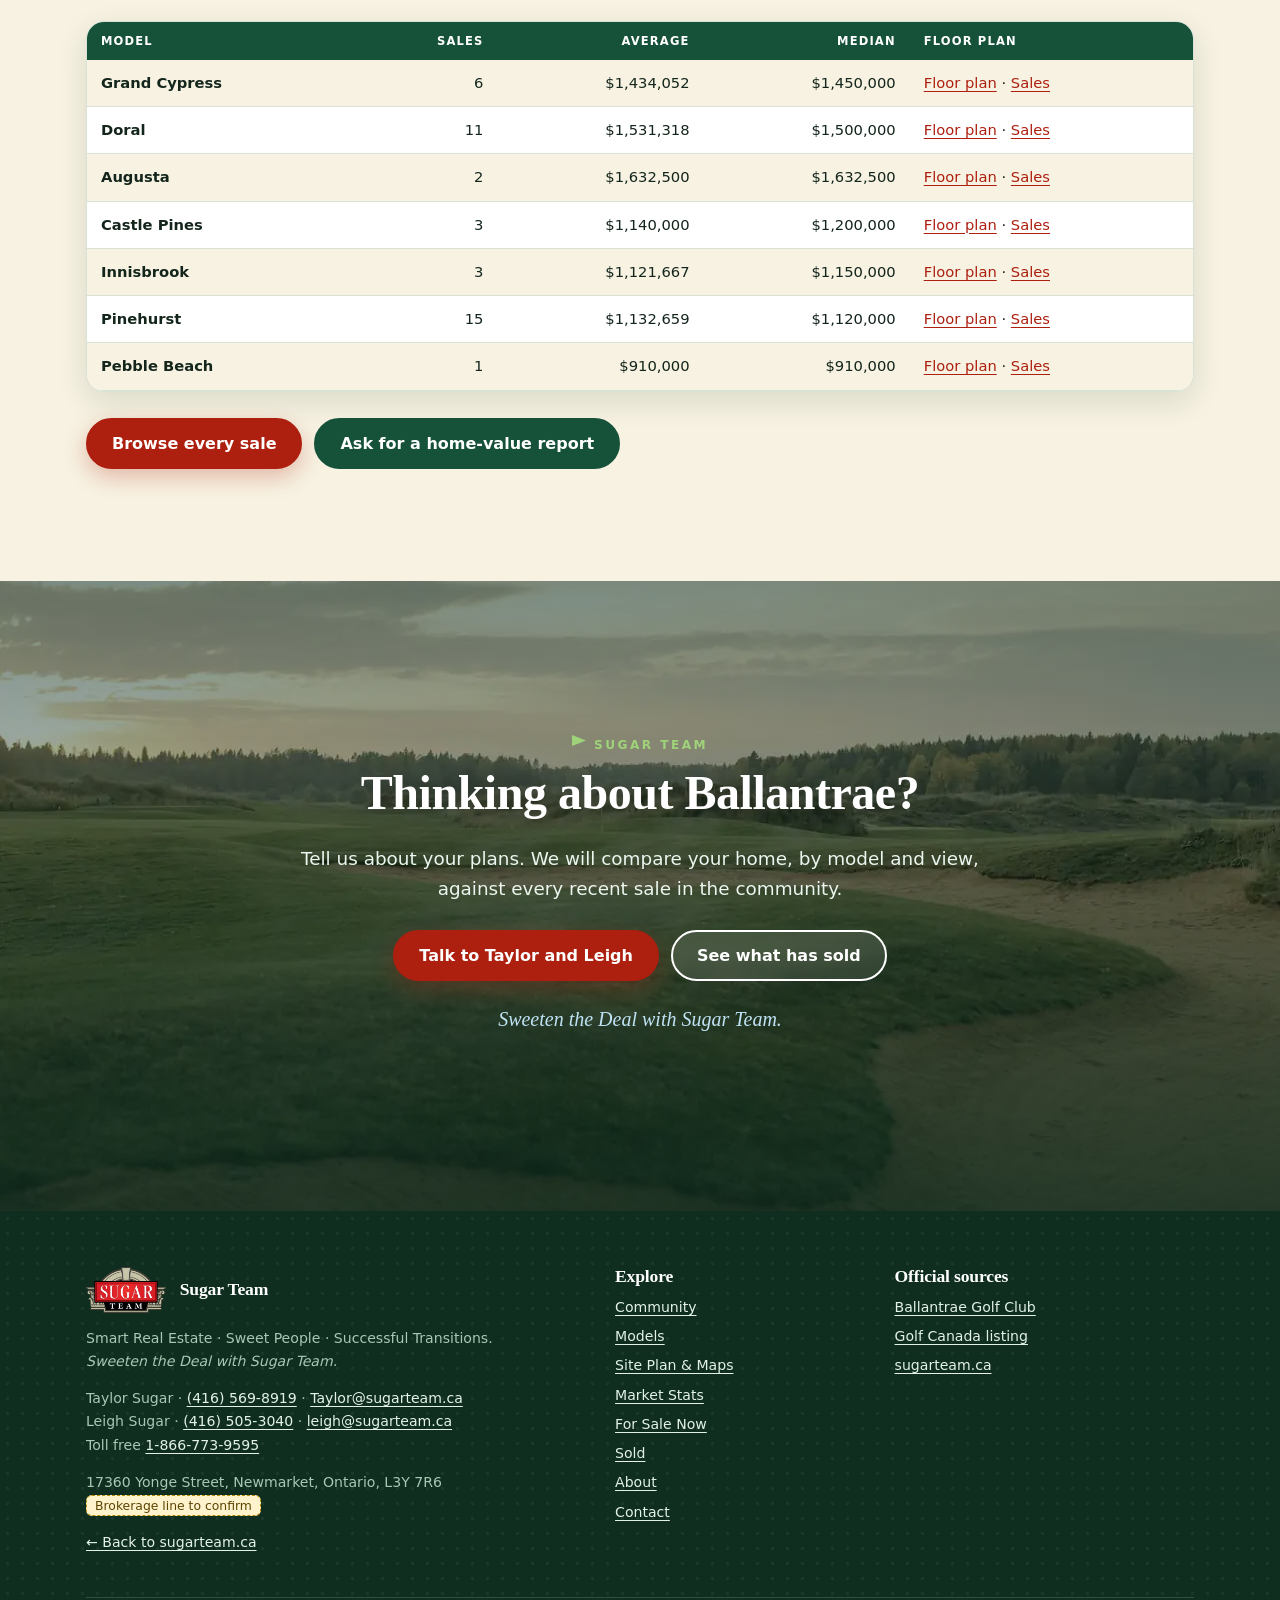
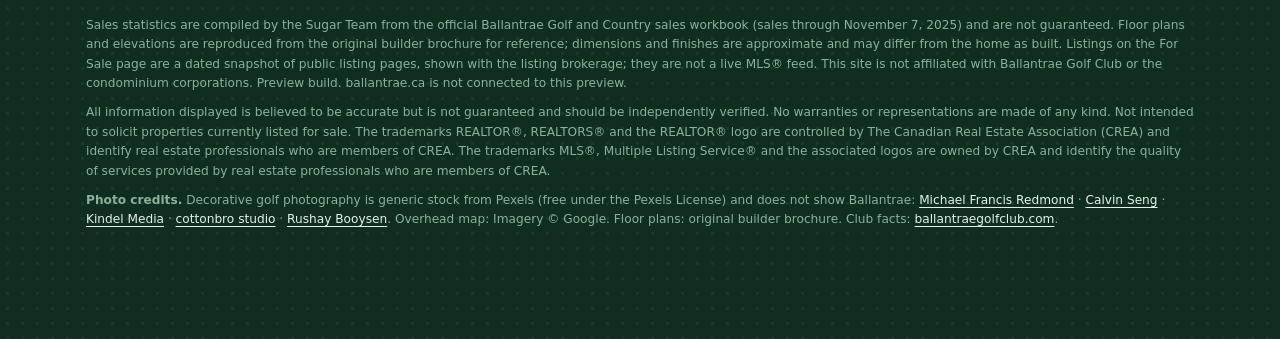
<file: site/market.html>
<!doctype html><html lang="en-CA"><head><meta charset="utf-8"><meta name="viewport" content="width=device-width,initial-scale=1,viewport-fit=cover">
<title>Market Stats | Ballantrae.ca : Real Estate Guide to Ballantrae Golf and Country Club</title><meta name="description" content="Sales by year, average and highest sold prices by model, 2018 to 2025, for Ballantrae Golf and Country Club."><meta name="robots" content="noindex"><meta name="theme-color" content="#0f2e20">
<meta property="og:title" content="Market Stats | Ballantrae.ca : Real Estate Guide to Ballantrae Golf and Country Club"><meta property="og:description" content="Sales by year, average and highest sold prices by model, 2018 to 2025, for Ballantrae Golf and Country Club."><meta property="og:type" content="website"><meta property="og:image" content="img/stock/fairway-1280.webp">
<link rel="icon" href="img/sugar-crest.png"><link rel="stylesheet" href="css/style.css"></head><body>
<a class="skip" href="#main">Skip to content</a>
<header class="site"><div class="wrap"><a class="brand" href="index.html" aria-label="Ballantrae.ca : Real Estate Guide to Ballantrae Golf and Country Club"><img src="img/sugar-crest.png" alt="Sugar Team crest" width="70" height="40"><span class="wm"><b>Ballantrae.ca :</b><small>Real Estate Guide to Ballantrae Golf and Country Club</small></span></a>
<button class="menu" aria-label="Menu" aria-expanded="false" aria-controls="nav"><span></span><span></span><span></span></button>
<nav class="main" id="nav" aria-label="Main"><a href="community.html">Community</a><a href="models.html">Models</a><a href="site-plan.html">Site Plan &amp; Maps</a><a href="market.html" class=on aria-current=page>Market Stats</a><a href="for-sale.html">For Sale Now</a><a href="sold.html">Sold</a><a href="about.html">About</a><a class="alt" href="https://sugarteam.ca/" rel="noopener">sugarteam.ca ↗</a><a class="cta" href="contact.html">Contact</a></nav></div></header><main id="main"><section class="phero"><img class="bgimg kb" src="img/stock/bunkers-1280.webp" srcset="img/stock/bunkers-640.webp 640w, img/stock/bunkers-1280.webp 1280w, img/stock/bunkers-1920.webp 1920w" sizes="100vw" alt="" fetchpriority="high" decoding="async"><span class="stk">Stock golf photo, not Ballantrae</span><div class="wrap rv"><div class="crumb"><a href="index.html">Home</a> / Market stats</div><h1>Market stats</h1><p>Sales by year, average and highest sold prices, and how each model has moved, from the official sales workbook.</p></div></section>
<section class="sec sky" id="charts"><div class="wrap"><p class="eyebrow rv">Interactive charts</p><h2 class="rv">Sold prices by model, 2018 to 2025</h2>
<p class="lede rv">Switch between average and highest sold price, and between a year-by-year view and a model-by-model view. All values are exact figures from the official workbook; none are read off images.</p>
<div class="chart rv"><h3 id="ctitle">Average sold price by model</h3><p class="cap" id="ccap"></p>
<div class="ctl"><div class="seg" id="seg-metric" role="group" aria-label="Metric"><button data-v="avg" aria-pressed="true">Average</button><button data-v="hi" aria-pressed="false">Highest</button></div>
<div class="seg" id="seg-view" role="group" aria-label="View"><button data-v="year" aria-pressed="true">By year</button><button data-v="model" aria-pressed="false">By model</button></div></div>
<div class="legend" id="legend"></div><div class="filters" id="yrow" style="display:none;position:static;box-shadow:none;margin:8px 0;padding:8px 0;border:0;background:none;gap:8px;flex-direction:row;overflow-x:auto"></div>
<div class="cv" id="cv" style="min-height:330px"></div><p class="readout" id="readout" aria-live="polite"></p>
<p class="src">Source: official Ballantrae Golf and Country Sales Data workbook (Official Ballantrae Golf and Country Sales Data.xlsx, Sugar Team Dropbox). Sales through November 7, 2025. 2018 to 2022 come from the "2018-2022 Data" sheet of the workbook; 2023 onward are recalculated from the individual sales rows so they match the Sold page (the sheet's own 2023 figures differ for Castle Pines and Pinehurst). Models with few sales in a year can swing widely.</p></div>
<div style="margin-top:18px"><details class="dt"><summary>Average sold price by model: exact values</summary><div class="tablewrap"><table class="t" style="min-width:640px"><thead><tr><th>Model</th><th class="n">2018</th><th class="n">2019</th><th class="n">2020</th><th class="n">2021</th><th class="n">2022</th><th class="n">2023</th><th class="n">2024</th><th class="n">2025</th></tr></thead><tbody><tr><td>Doral</td><td class="n">$1,089,333</td><td class="n">$949,000</td><td class="n">$1,060,900</td><td class="n">$1,307,500</td><td class="n">$1,519,000</td><td class="n">$1,409,167</td><td class="n">$1,490,500</td><td class="n">$1,531,318</td></tr><tr><td>Castle Pines</td><td class="n">$979,787</td><td class="n">$857,792</td><td class="n">$963,500</td><td class="n">$1,319,361</td><td class="n">$1,340,083</td><td class="n">$1,399,625</td><td class="n">$1,467,167</td><td class="n">$1,140,000</td></tr><tr><td>Augusta</td><td class="n">$715,000</td><td class="n">$848,300</td><td class="n">$993,850</td><td class="n">$1,322,500</td><td class="n">$1,165,000</td><td class="n">$1,414,250</td><td class="n">$1,435,000</td><td class="n">$1,632,500</td></tr><tr><td>Grand Cypress</td><td class="n">$952,800</td><td class="n">$835,000</td><td class="n">$991,475</td><td class="n">$1,307,400</td><td class="n">$1,328,333</td><td class="n">$1,373,125</td><td class="n">$1,515,000</td><td class="n">$1,434,052</td></tr><tr><td>Pinehurst</td><td class="n">$807,300</td><td class="n">$763,100</td><td class="n">$835,489</td><td class="n">$1,176,500</td><td class="n">$1,115,972</td><td class="n">$1,171,350</td><td class="n">$1,172,923</td><td class="n">$1,132,659</td></tr><tr><td>Innisbrook</td><td class="n">$900,500</td><td class="n">$747,500</td><td class="n">$883,140</td><td class="n">$1,410,714</td><td class="n">$1,313,000</td><td class="n">$1,250,600</td><td class="n">$1,311,250</td><td class="n">$1,121,667</td></tr><tr><td>Pebble Beach</td><td class="n">$758,000</td><td class="n">$649,400</td><td class="n">$720,250</td><td class="n">$999,440</td><td class="n">$1,141,900</td><td class="n">$937,500</td><td class="n">$937,500</td><td class="n">$910,000</td></tr></tbody></table></div><p class="hint">Swipe sideways for more columns.</p></details><details class="dt"><summary>Highest sold price by model: exact values</summary><div class="tablewrap"><table class="t" style="min-width:640px"><thead><tr><th>Model</th><th class="n">2018</th><th class="n">2019</th><th class="n">2020</th><th class="n">2021</th><th class="n">2022</th><th class="n">2023</th><th class="n">2024</th><th class="n">2025</th></tr></thead><tbody><tr><td>Doral</td><td class="n">$1,224,000</td><td class="n">$1,175,000</td><td class="n">$1,152,000</td><td class="n">$1,325,000</td><td class="n">$1,850,000</td><td class="n">$1,527,500</td><td class="n">$1,640,000</td><td class="n">$1,935,000</td></tr><tr><td>Castle Pines</td><td class="n">$1,150,000</td><td class="n">$1,100,000</td><td class="n">$1,149,000</td><td class="n">$1,775,000</td><td class="n">$1,552,000</td><td class="n">$1,695,000</td><td class="n">$2,055,000</td><td class="n">$1,220,000</td></tr><tr><td>Augusta</td><td class="n">$715,000</td><td class="n">$935,000</td><td class="n">$1,289,900</td><td class="n">$1,425,000</td><td class="n">$1,180,000</td><td class="n">$1,448,500</td><td class="n">$1,435,000</td><td class="n">$1,640,000</td></tr><tr><td>Grand Cypress</td><td class="n">$952,800</td><td class="n">$835,000</td><td class="n">$1,089,000</td><td class="n">$1,570,000</td><td class="n">$1,400,000</td><td class="n">$1,470,000</td><td class="n">$1,525,000</td><td class="n">$1,490,000</td></tr><tr><td>Pinehurst</td><td class="n">$816,200</td><td class="n">$845,000</td><td class="n">$872,800</td><td class="n">$1,300,000</td><td class="n">$1,170,000</td><td class="n">$1,350,000</td><td class="n">$1,370,000</td><td class="n">$1,421,888</td></tr><tr><td>Innisbrook</td><td class="n">$958,000</td><td class="n">$750,000</td><td class="n">$948,000</td><td class="n">$1,775,000</td><td class="n">$1,825,000</td><td class="n">$1,501,000</td><td class="n">$1,400,000</td><td class="n">$1,265,000</td></tr><tr><td>Pebble Beach</td><td class="n">$765,000</td><td class="n">$695,000</td><td class="n">$728,000</td><td class="n">$1,090,000</td><td class="n">$1,168,800</td><td class="n">$950,000</td><td class="n">$950,000</td><td class="n">$910,000</td></tr></tbody></table></div><p class="hint">Swipe sideways for more columns.</p></details></div></div></section>
<section class="sec"><div class="wrap"><div class="kpis"><div class="kpi rv"><b>34</b><span>sales in 2023</span></div><div class="kpi rv"><b>36</b><span>sales in 2024</span></div><div class="kpi rv"><b>41</b><span>sales in 2025</span></div><div class="kpi rv"><b>$1,302,407</b><span>2025 average price</span></div></div>
<div class="grid g2"><div class="chart rv"><h3>Average and median sold price</h3><p class="cap">Green: average. Red: median.</p><svg viewBox="0 0 640 300" role="img" aria-label="Average and median sold price by year" style="width:100%;height:auto"><line x1="48" y1="262" x2="632" y2="262" stroke="#9bb5a2"/><rect x="75" y="81" width="69" height="181" fill="#16523a" rx="4"/><text x="110" y="77" text-anchor="middle" font-size="10" font-weight="700" fill="#14261c">$1.28M</text><rect x="146" y="80" width="69" height="182" fill="#AD1F0F" rx="4"/><text x="181" y="76" text-anchor="middle" font-size="10" font-weight="700" fill="#14261c">$1.29M</text><text x="144" y="284" text-anchor="middle" font-size="13" fill="#14261c">2023</text><rect x="268" y="76" width="69" height="186" fill="#16523a" rx="4"/><text x="302" y="72" text-anchor="middle" font-size="10" font-weight="700" fill="#14261c">$1.32M</text><rect x="339" y="79" width="69" height="183" fill="#AD1F0F" rx="4"/><text x="374" y="75" text-anchor="middle" font-size="10" font-weight="700" fill="#14261c">$1.29M</text><text x="337" y="284" text-anchor="middle" font-size="13" fill="#14261c">2024</text><rect x="460" y="78" width="69" height="184" fill="#16523a" rx="4"/><text x="495" y="74" text-anchor="middle" font-size="10" font-weight="700" fill="#14261c">$1.30M</text><rect x="532" y="83" width="69" height="179" fill="#AD1F0F" rx="4"/><text x="566" y="79" text-anchor="middle" font-size="10" font-weight="700" fill="#14261c">$1.26M</text><text x="530" y="284" text-anchor="middle" font-size="13" fill="#14261c">2025</text></svg></div>
<div class="chart rv d1"><h3>Number of sales per year</h3><p class="cap">Sales through November 7, 2025.</p><svg viewBox="0 0 640 300" role="img" aria-label="Sales per year" style="width:100%;height:auto"><line x1="48" y1="262" x2="632" y2="262" stroke="#9bb5a2"/><rect x="75" y="107" width="139" height="155" fill="#2a7fba" rx="4"/><text x="144" y="103" text-anchor="middle" font-size="12" font-weight="700" fill="#14261c">34</text><text x="144" y="284" text-anchor="middle" font-size="13" fill="#14261c">2023</text><rect x="268" y="98" width="139" height="164" fill="#2a7fba" rx="4"/><text x="337" y="94" text-anchor="middle" font-size="12" font-weight="700" fill="#14261c">36</text><text x="337" y="284" text-anchor="middle" font-size="13" fill="#14261c">2024</text><rect x="460" y="76" width="139" height="186" fill="#2a7fba" rx="4"/><text x="530" y="72" text-anchor="middle" font-size="12" font-weight="700" fill="#14261c">41</text><text x="530" y="284" text-anchor="middle" font-size="13" fill="#14261c">2025</text></svg></div></div></div></section>
<section class="sec sand"><div class="wrap"><h2 class="rv">Year by year</h2><div class="tablewrap rv"><table class="t"><thead><tr><th>Year</th><th class="n">Sales</th><th class="n">Average</th><th class="n">Median</th><th class="n">Highest</th><th class="n">Lowest</th><th class="n">Avg days</th><th class="n">Sold ÷ list</th></tr></thead><tbody><tr><td><b>2023</b></td><td class="n">34</td><td class="n">$1,281,971</td><td class="n">$1,290,750</td><td class="n">$1,695,000</td><td class="n">$925,000</td><td class="n">22</td><td class="n">98.2%</td></tr><tr><td><b>2024</b></td><td class="n">36</td><td class="n">$1,319,847</td><td class="n">$1,292,500</td><td class="n">$2,055,000</td><td class="n">$925,000</td><td class="n">45</td><td class="n">96.3%</td></tr><tr><td><b>2025</b></td><td class="n">41</td><td class="n">$1,302,407</td><td class="n">$1,265,000</td><td class="n">$1,935,000</td><td class="n">$910,000</td><td class="n">39</td><td class="n">96.3%</td></tr></tbody></table></div><p class="hint">Swipe sideways for more columns.</p>
<p class="src">Source: official Ballantrae Golf and Country Sales Data workbook (Official Ballantrae Golf and Country Sales Data.xlsx, Sugar Team Dropbox). Sales through November 7, 2025. Average and median are calculated from each year's individual sales. "Sold ÷ list" is the average of each sale's sold price divided by its list price. 2025 covers sales up to November 7, 2025; a 2026 sheet can be added to the workbook and the site rebuilt.</p>
<h2 style="margin-top:44px" class="rv">By model, 2025</h2><div class="tablewrap rv"><table class="t" style="min-width:560px"><thead><tr><th>Model</th><th class="n">Sales</th><th class="n">Average</th><th class="n">Median</th><th>Floor plan</th></tr></thead><tbody><tr><td>Grand Cypress</td><td class="n">6</td><td class="n">$1,434,052</td><td class="n">$1,450,000</td><td><a href="models.html#grand-cypress">Floor plan</a> · <a href="sold.html#2025/grand-cypress">Sales</a></td></tr><tr><td>Doral</td><td class="n">11</td><td class="n">$1,531,318</td><td class="n">$1,500,000</td><td><a href="models.html#doral">Floor plan</a> · <a href="sold.html#2025/doral">Sales</a></td></tr><tr><td>Augusta</td><td class="n">2</td><td class="n">$1,632,500</td><td class="n">$1,632,500</td><td><a href="models.html#augusta">Floor plan</a> · <a href="sold.html#2025/augusta">Sales</a></td></tr><tr><td>Castle Pines</td><td class="n">3</td><td class="n">$1,140,000</td><td class="n">$1,200,000</td><td><a href="models.html#castle-pines">Floor plan</a> · <a href="sold.html#2025/castle-pines">Sales</a></td></tr><tr><td>Innisbrook</td><td class="n">3</td><td class="n">$1,121,667</td><td class="n">$1,150,000</td><td><a href="models.html#innisbrook">Floor plan</a> · <a href="sold.html#2025/innisbrook">Sales</a></td></tr><tr><td>Pinehurst</td><td class="n">15</td><td class="n">$1,132,659</td><td class="n">$1,120,000</td><td><a href="models.html#pinehurst">Floor plan</a> · <a href="sold.html#2025/pinehurst">Sales</a></td></tr><tr><td>Pebble Beach</td><td class="n">1</td><td class="n">$910,000</td><td class="n">$910,000</td><td><a href="models.html#pebble-beach">Floor plan</a> · <a href="sold.html#2025/pebble-beach">Sales</a></td></tr></tbody></table></div><p class="hint">Swipe sideways for more columns.</p>
<div class="btns" style="margin-top:26px"><a class="btn" href="sold.html">Browse every sale</a><a class="btn green" href="contact.html">Ask for a home-value report</a></div></div></section>
<script>window.BD={"models": ["Doral", "Castle Pines", "Augusta", "Grand Cypress", "Pinehurst", "Innisbrook", "Pebble Beach"], "years": [2018, 2019, 2020, 2021, 2022, 2023, 2024, 2025], "avg": {"Doral": [1089333, 949000, 1060900, 1307500, 1519000, 1409167, 1490500, 1531318], "Castle Pines": [979787, 857792, 963500, 1319361, 1340083, 1399625, 1467167, 1140000], "Augusta": [715000, 848300, 993850, 1322500, 1165000, 1414250, 1435000, 1632500], "Grand Cypress": [952800, 835000, 991475, 1307400, 1328333, 1373125, 1515000, 1434052], "Pinehurst": [807300, 763100, 835489, 1176500, 1115972, 1171350, 1172923, 1132659], "Innisbrook": [900500, 747500, 883140, 1410714, 1313000, 1250600, 1311250, 1121667], "Pebble Beach": [758000, 649400, 720250, 999440, 1141900, 937500, 937500, 910000]}, "hi": {"Doral": [1224000, 1175000, 1152000, 1325000, 1850000, 1527500, 1640000, 1935000], "Castle Pines": [1150000, 1100000, 1149000, 1775000, 1552000, 1695000, 2055000, 1220000], "Augusta": [715000, 935000, 1289900, 1425000, 1180000, 1448500, 1435000, 1640000], "Grand Cypress": [952800, 835000, 1089000, 1570000, 1400000, 1470000, 1525000, 1490000], "Pinehurst": [816200, 845000, 872800, 1300000, 1170000, 1350000, 1370000, 1421888], "Innisbrook": [958000, 750000, 948000, 1775000, 1825000, 1501000, 1400000, 1265000], "Pebble Beach": [765000, 695000, 728000, 1090000, 1168800, 950000, 950000, 910000]}, "pal": ["#16523a", "#5cb85c", "#2a7fba", "#76c7ec", "#AD1F0F", "#8c7b4f", "#0e8a8a"], "n": {"Doral": [null, null, null, null, null, 3, 4, 11], "Castle Pines": [null, null, null, null, null, 8, 9, 3], "Augusta": [null, null, null, null, null, 2, 1, 2], "Grand Cypress": [null, null, null, null, null, 4, 3, 6], "Pinehurst": [null, null, null, null, null, 10, 13, 15], "Innisbrook": [null, null, null, null, null, 5, 4, 3], "Pebble Beach": [null, null, null, null, null, 2, 2, 1]}};</script>
<section class="panel" style="min-height:70vh;min-height:70svh;text-align:center;justify-content:center"><img class="bgimg " src="img/stock/sunset-1280.webp" srcset="img/stock/sunset-640.webp 640w, img/stock/sunset-1280.webp 1280w, img/stock/sunset-1920.webp 1920w" sizes="100vw" alt="" loading="lazy" decoding="async"><div class="wrap rv" style="padding-top:90px;padding-bottom:90px"><p class="eyebrow">Sugar Team</p><h2>Thinking about Ballantrae?</h2><p class="lede" style="margin:0 auto 26px;color:#eaf6ee">Tell us about your plans. We will compare your home, by model and view, against every recent sale in the community.</p><div class="btns" style="justify-content:center"><a class="btn" href="contact.html">Talk to Taylor and Leigh</a><a class="btn ghost" href="sold.html">See what has sold</a></div><p class="tag">Sweeten the Deal with Sugar Team.</p></div></section></main><footer class="site"><div class="wrap"><div class="cols"><div><div class="fcrest"><img src="img/sugar-crest.png" alt="Sugar Team crest" width="80" height="46"><h4 style="margin:0">Sugar Team</h4></div>
<p>Smart Real Estate · Sweet People · Successful Transitions.<br><em>Sweeten the Deal with Sugar Team.</em></p>
<p>Taylor Sugar · <a href="tel:+14165698919">(416) 569-8919</a> · <a href="mailto:Taylor@sugarteam.ca">Taylor@sugarteam.ca</a><br>Leigh Sugar · <a href="tel:+14165053040">(416) 505-3040</a> · <a href="mailto:leigh@sugarteam.ca">leigh@sugarteam.ca</a><br>Toll free <a href="tel:+18667739595">1-866-773-9595</a></p>
<p>17360 Yonge Street, Newmarket, Ontario, L3Y 7R6<br><span class="ph">Brokerage line to confirm</span></p>
<p><a href="https://sugarteam.ca/" rel="noopener">← Back to sugarteam.ca</a></p></div>
<div><h4>Explore</h4><ul><li><a href="community.html">Community</a></li><li><a href="models.html">Models</a></li><li><a href="site-plan.html">Site Plan &amp; Maps</a></li><li><a href="market.html">Market Stats</a></li><li><a href="for-sale.html">For Sale Now</a></li><li><a href="sold.html">Sold</a></li><li><a href="about.html">About</a></li><li><a href="contact.html">Contact</a></li></ul></div>
<div><h4>Official sources</h4><ul><li><a href="https://www.ballantraegolfclub.com/" rel="noopener">Ballantrae Golf Club</a></li><li><a href="https://www.golfcanada.ca/golf-facility/ballantrae-golf-club-en/" rel="noopener">Golf Canada listing</a></li><li><a href="https://sugarteam.ca/" rel="noopener">sugarteam.ca</a></li></ul></div></div>
<div class="fine"><p>Sales statistics are compiled by the Sugar Team from the official Ballantrae Golf and Country sales workbook (sales through November 7, 2025) and are not guaranteed. Floor plans and elevations are reproduced from the original builder brochure for reference; dimensions and finishes are approximate and may differ from the home as built. Listings on the For Sale page are a dated snapshot of public listing pages, shown with the listing brokerage; they are not a live MLS® feed. This site is not affiliated with Ballantrae Golf Club or the condominium corporations. Preview build. ballantrae.ca is not connected to this preview.</p>
<p>All information displayed is believed to be accurate but is not guaranteed and should be independently verified. No warranties or representations are made of any kind. Not intended to solicit properties currently listed for sale. The trademarks REALTOR®, REALTORS® and the REALTOR® logo are controlled by The Canadian Real Estate Association (CREA) and identify real estate professionals who are members of CREA. The trademarks MLS®, Multiple Listing Service® and the associated logos are owned by CREA and identify the quality of services provided by real estate professionals who are members of CREA.</p>
<p><b>Photo credits.</b> Decorative golf photography is generic stock from Pexels (free under the Pexels License) and does not show Ballantrae: <a href="https://www.pexels.com/photo/golf-course-fairways-with-bunkers-8218725/" rel="noopener">Michael Francis Redmond</a> · <a href="https://www.pexels.com/photo/lush-green-golf-course-landscape-under-clear-sky-32401757/" rel="noopener">Calvin Seng</a> · <a href="https://www.pexels.com/photo/photo-of-a-golf-course-6573872/" rel="noopener">Kindel Media</a> · <a href="https://www.pexels.com/photo/green-grass-field-under-the-white-clouds-6256829/" rel="noopener">cottonbro studio</a> · <a href="https://www.pexels.com/photo/golf-hole-with-red-flag-4398355/" rel="noopener">Rushay Booysen</a>. Overhead map: Imagery © Google. Floor plans: original builder brochure. Club facts: <a href="https://www.ballantraegolfclub.com/" rel="noopener">ballantraegolfclub.com</a>.</p></div></div></footer>
<nav class="dock" aria-label="Quick contact"><a href="tel:+14165698919">Call Taylor</a><a class="p" href="contact.html">Contact us</a></nav>
<script src="js/main.js" defer></script></body></html>
</file>
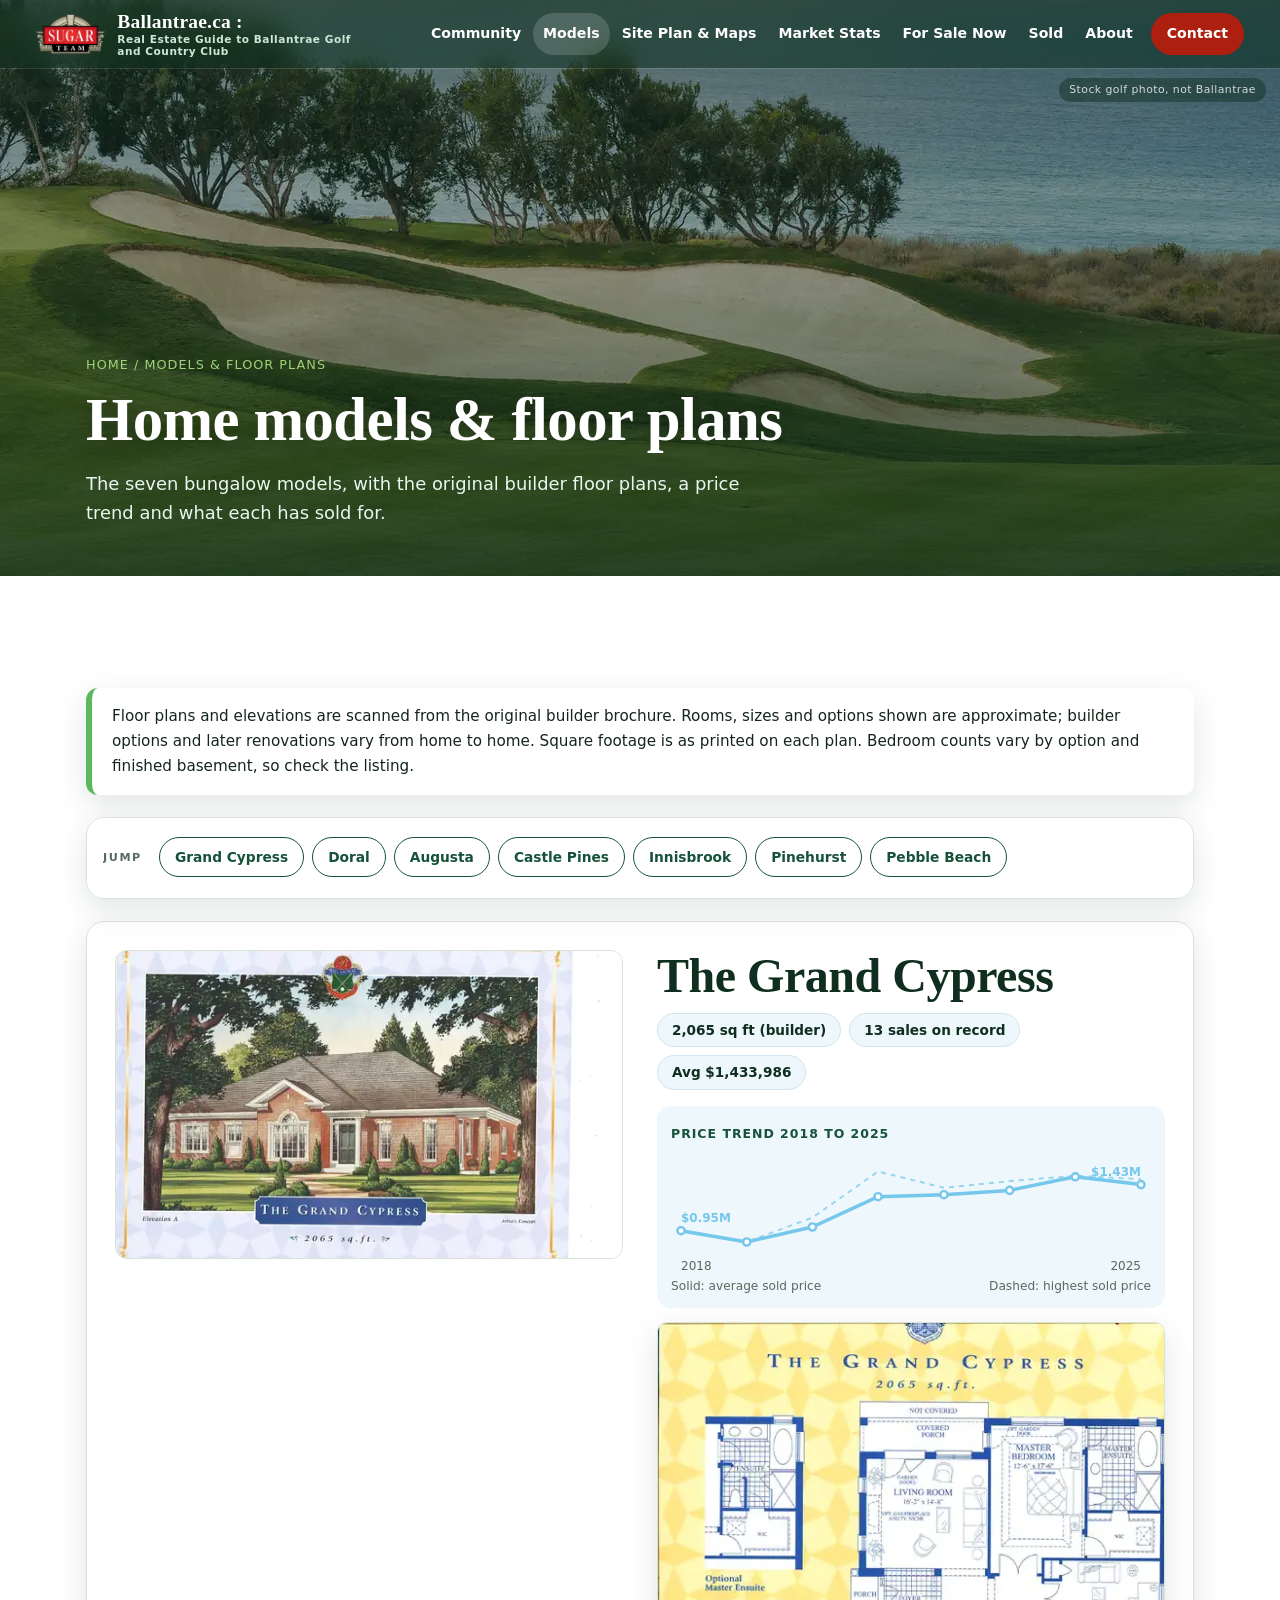
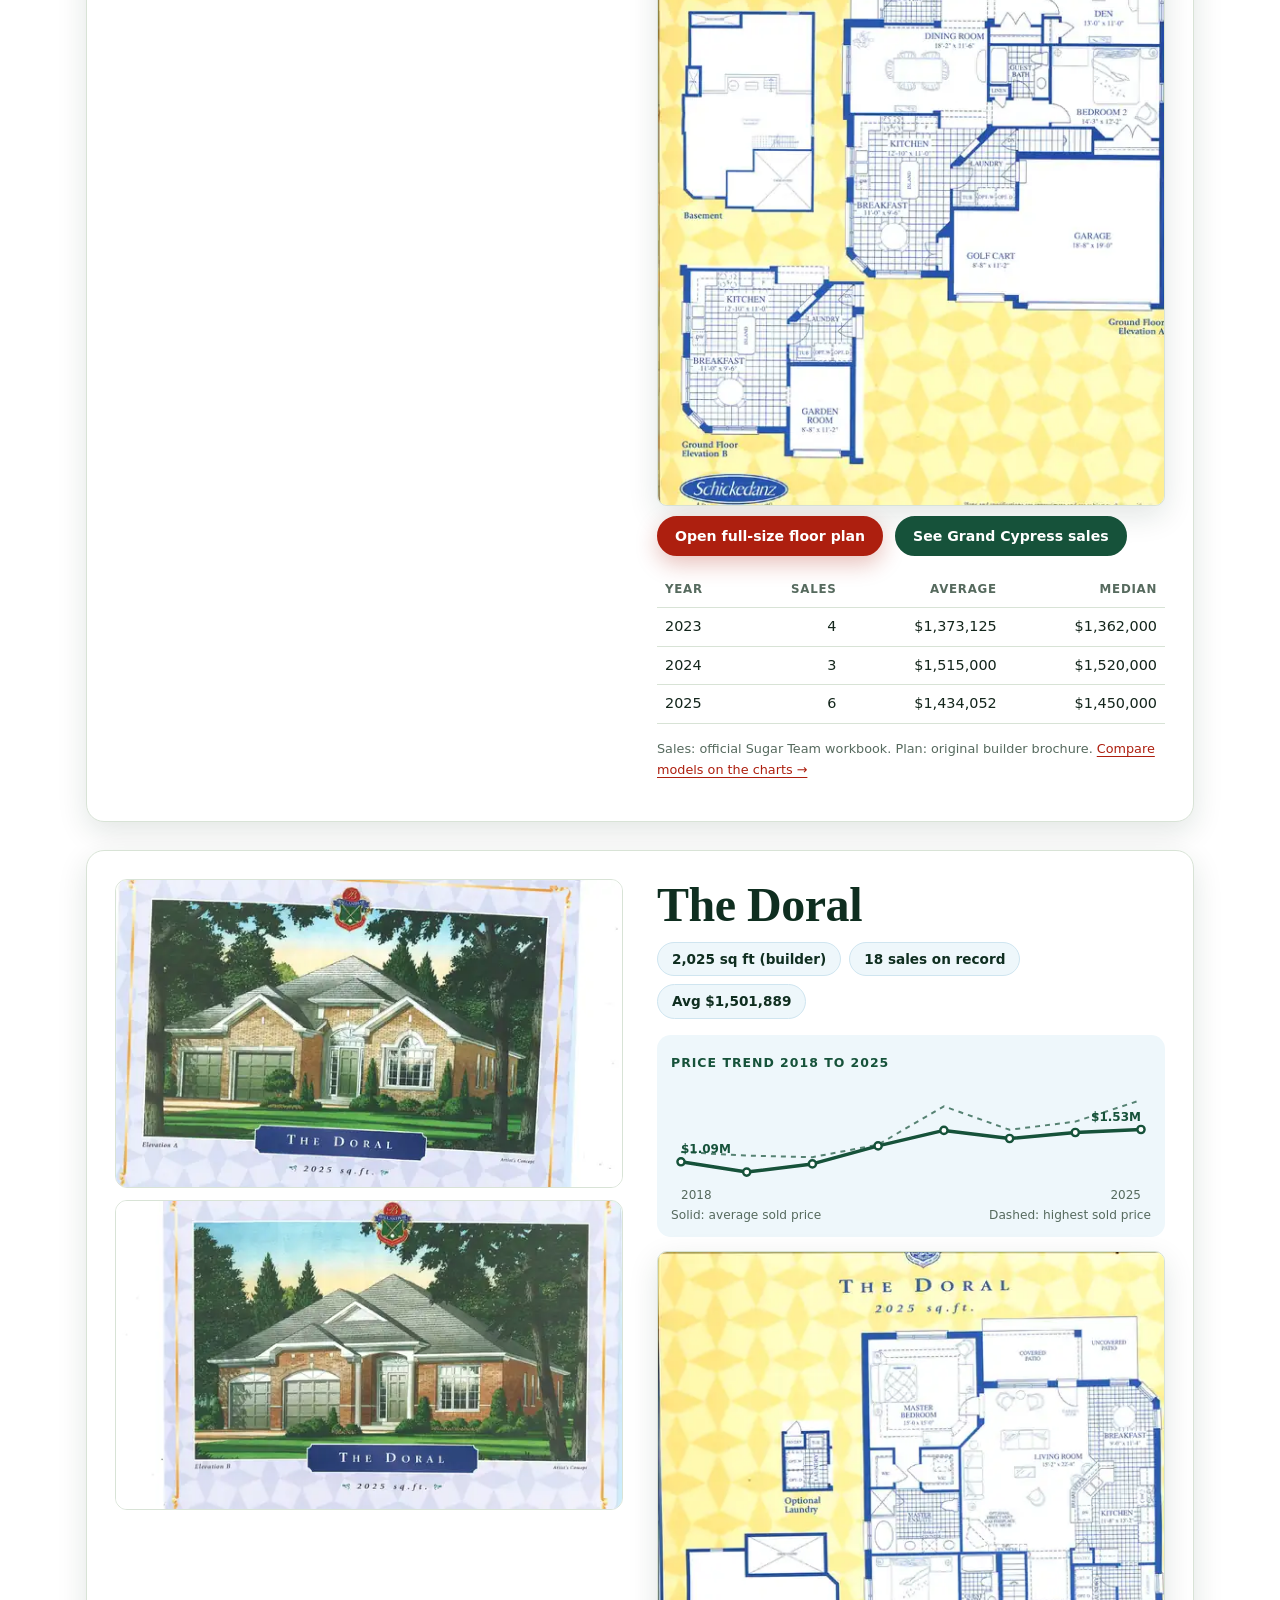
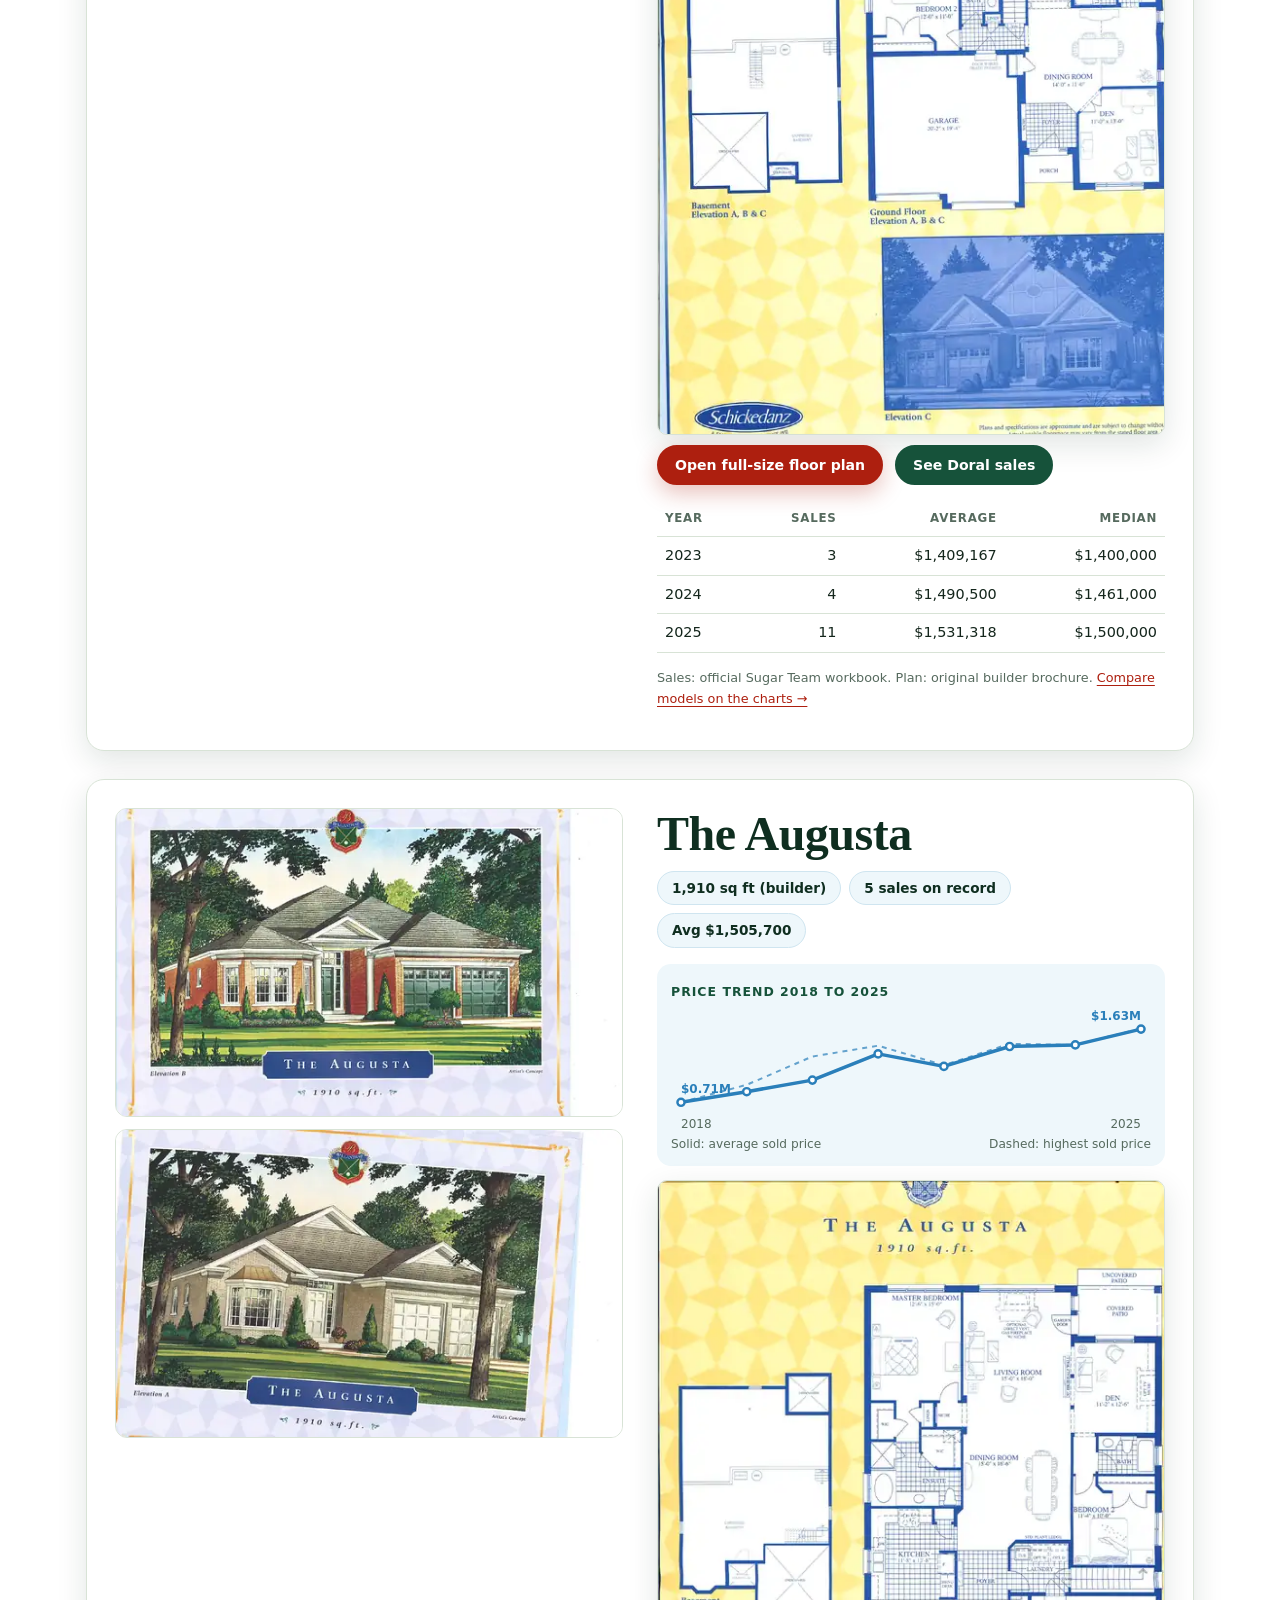
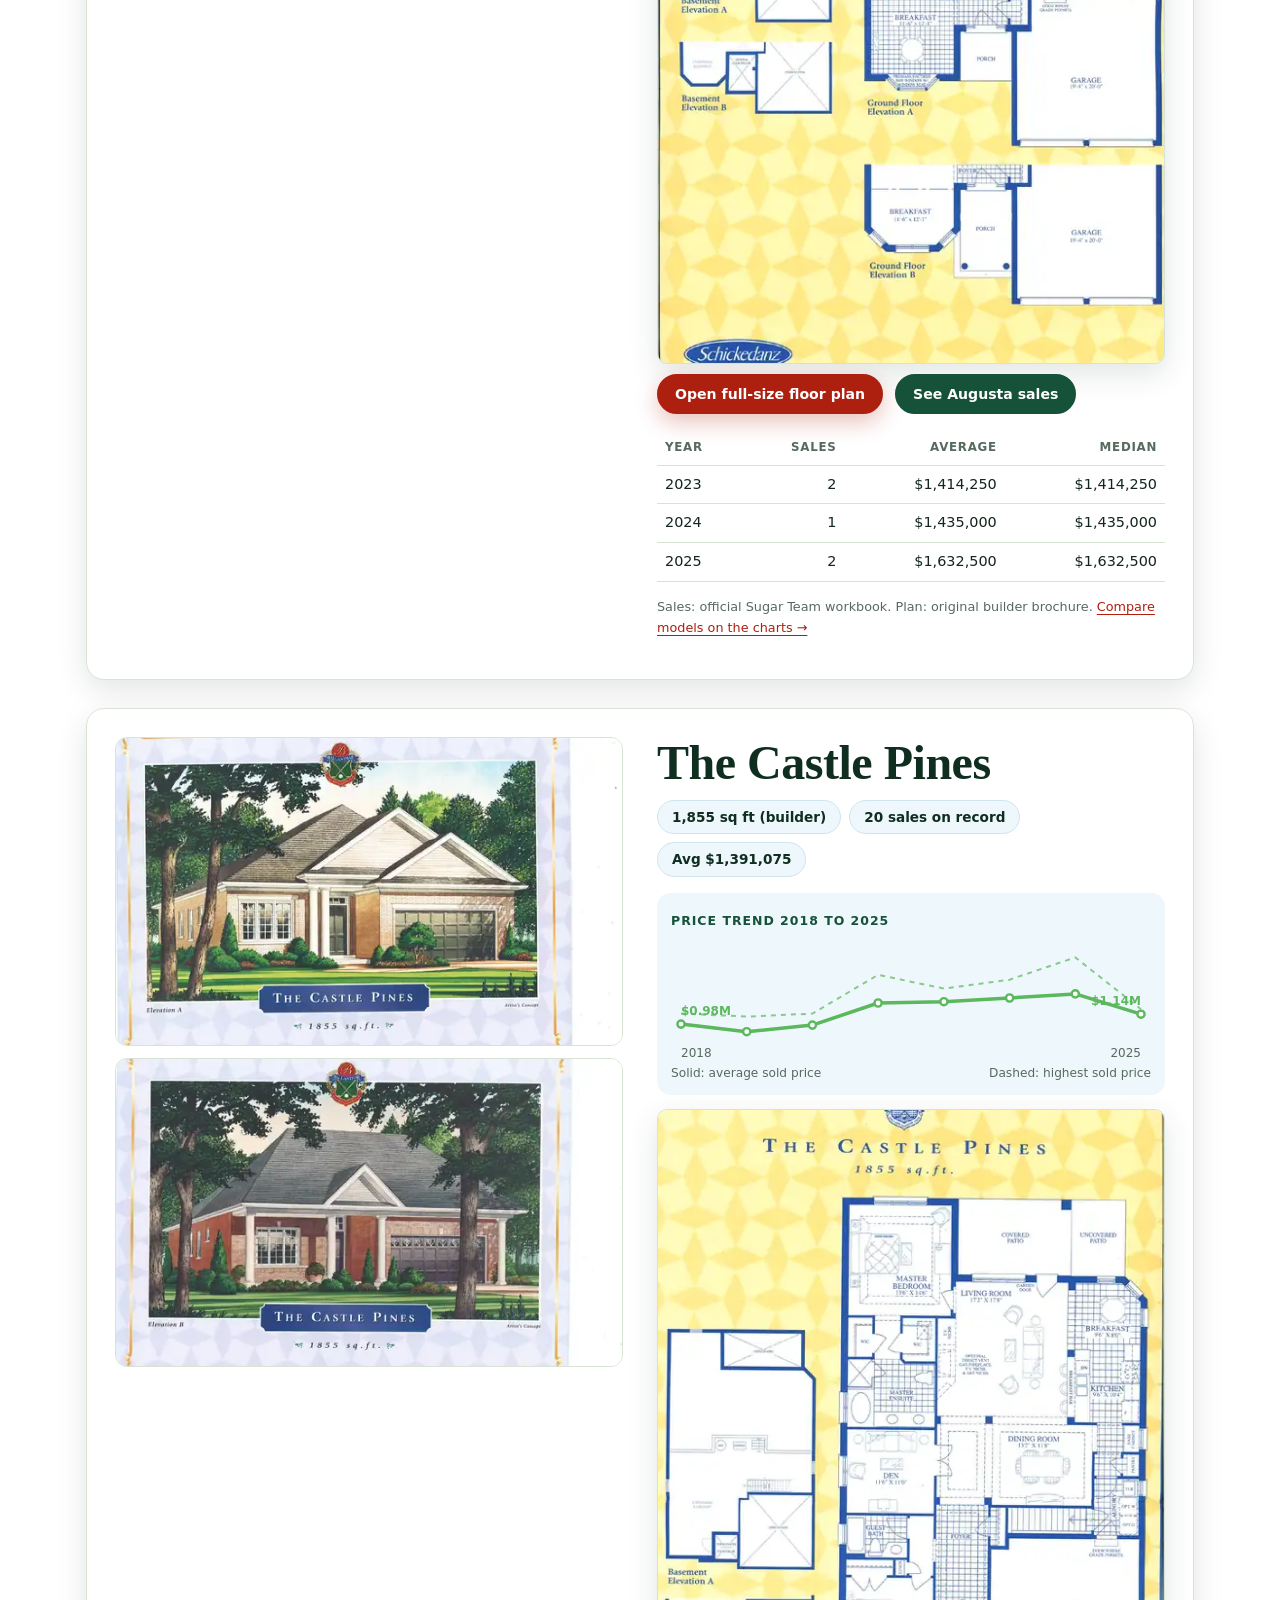
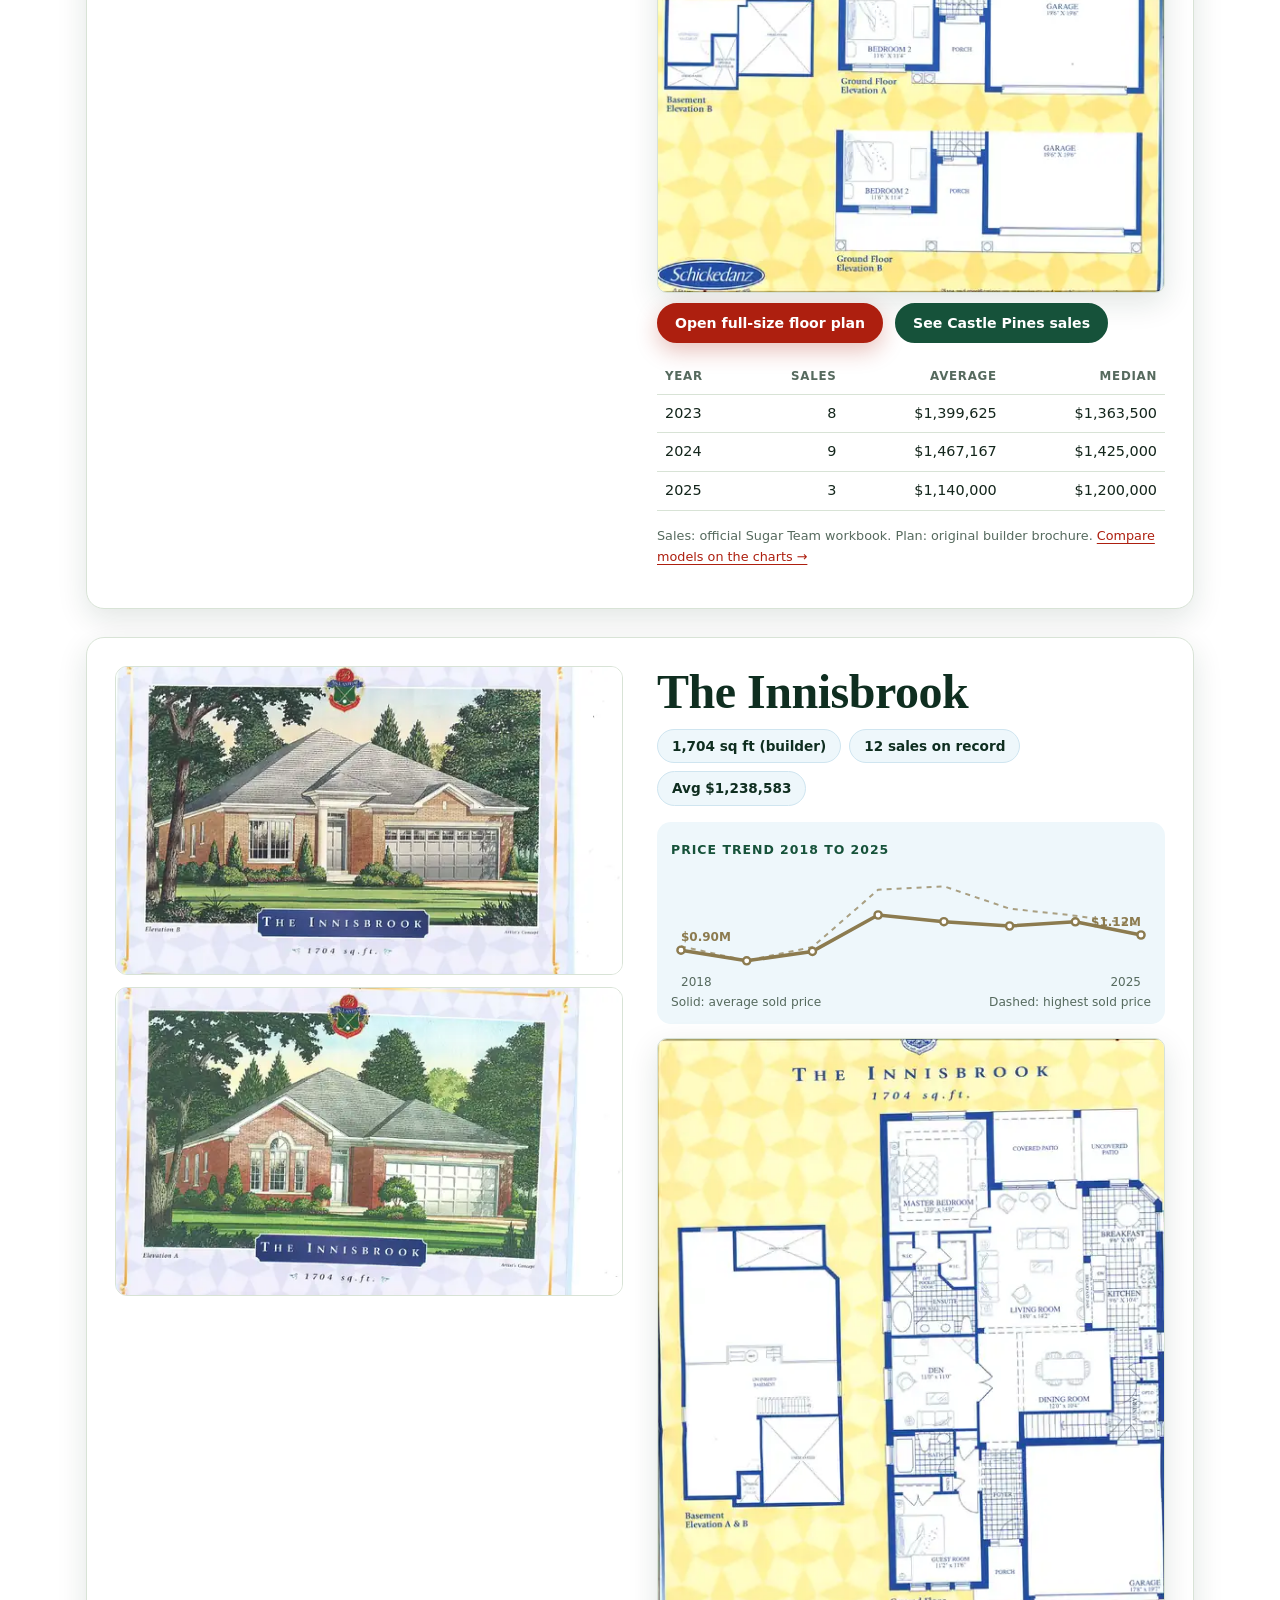
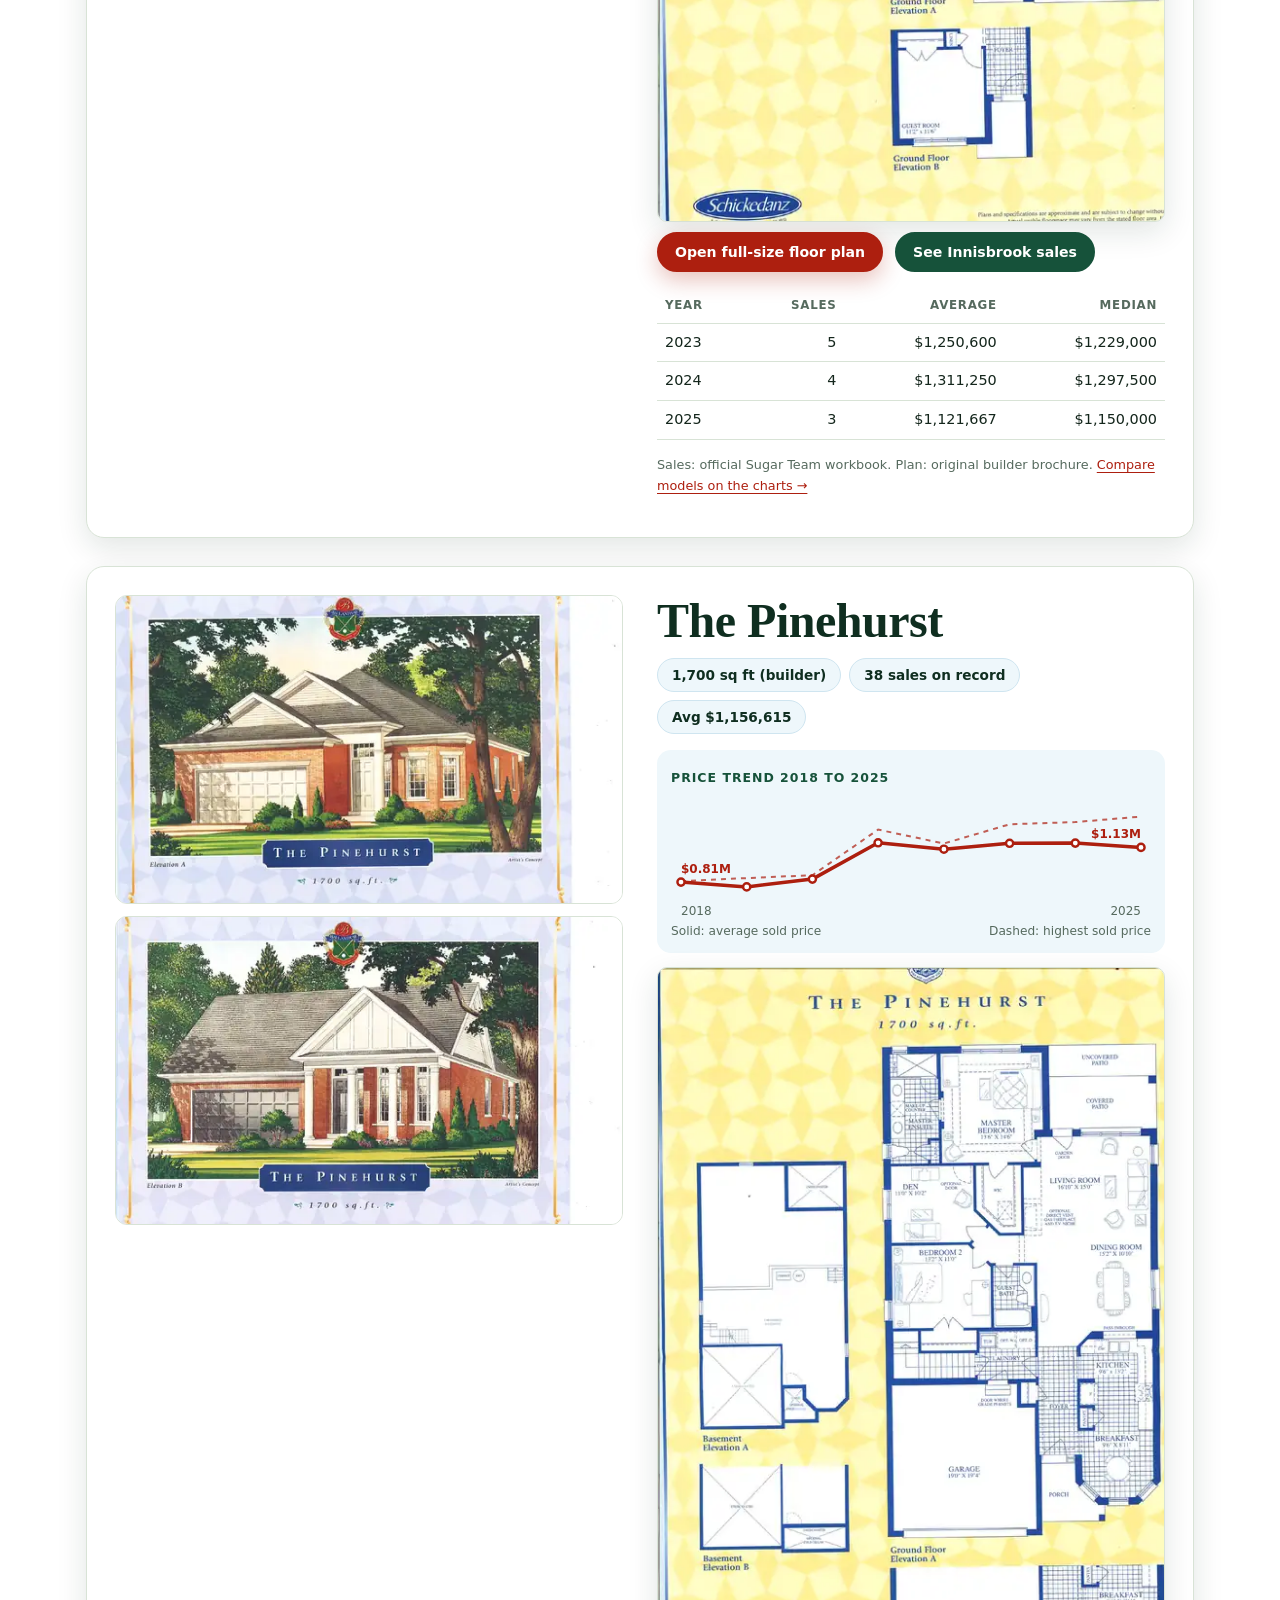
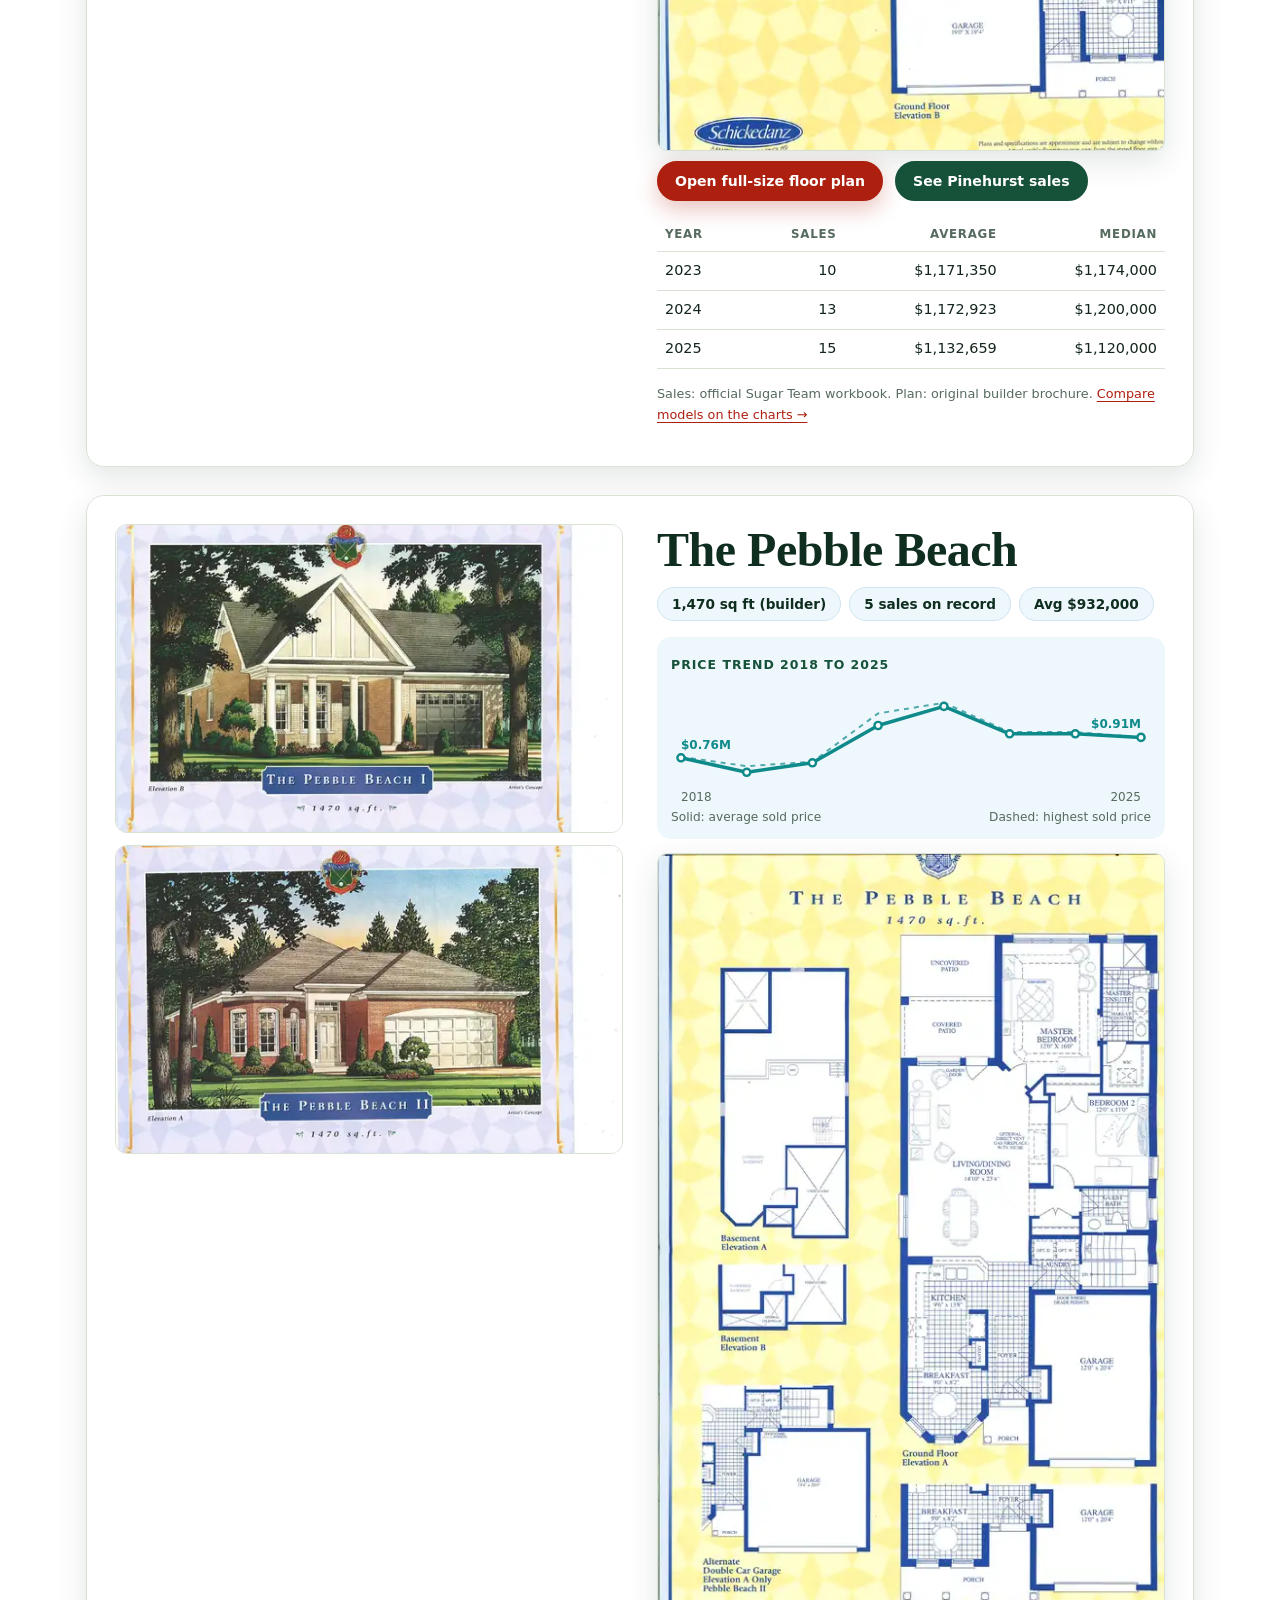
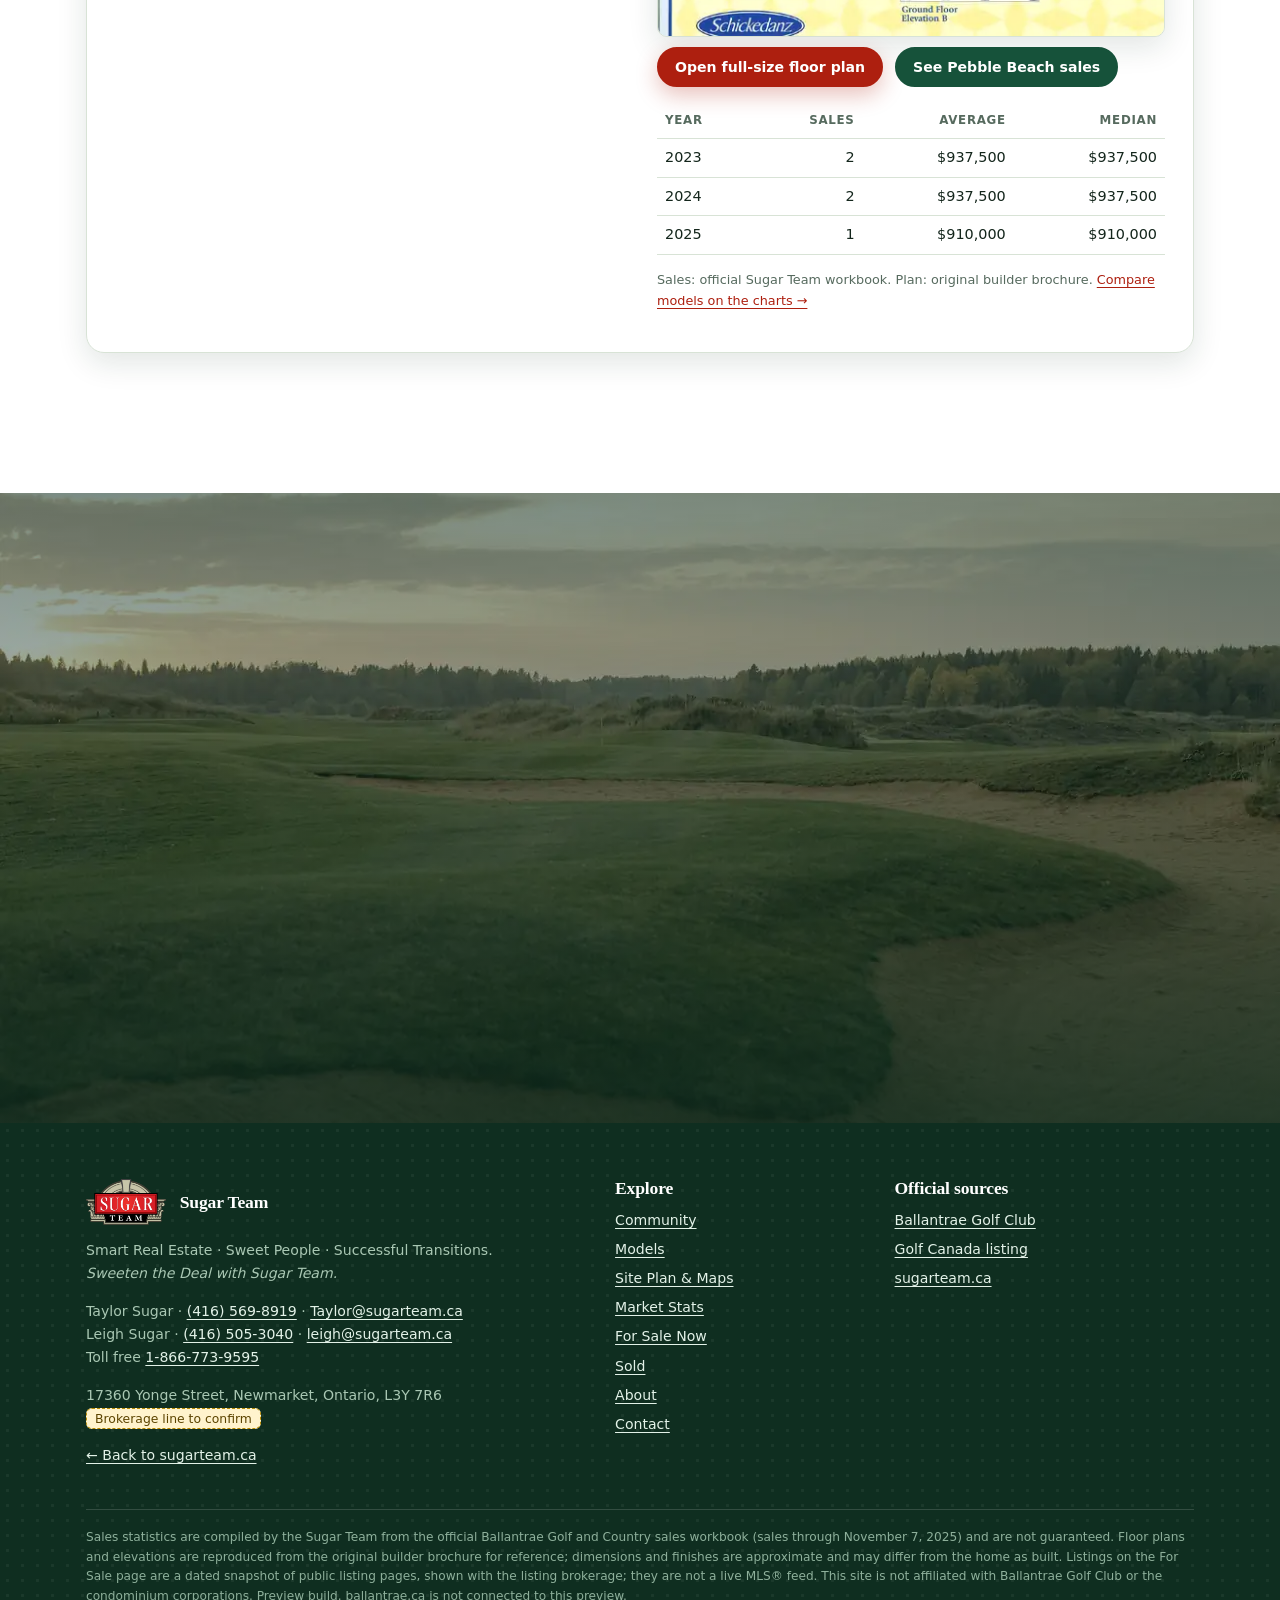
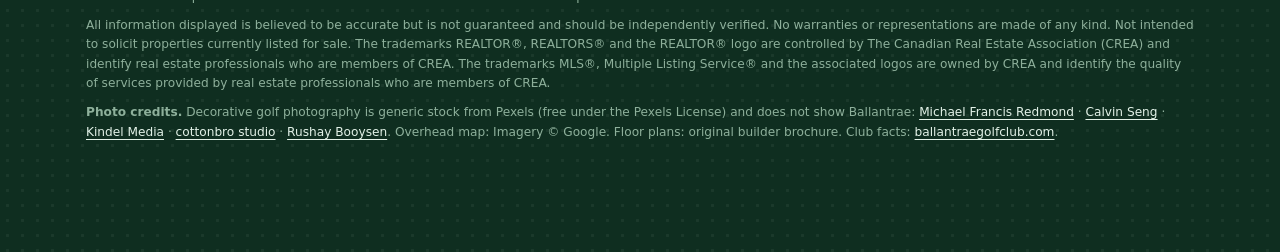
<file: site/models.html>
<!doctype html><html lang="en-CA"><head><meta charset="utf-8"><meta name="viewport" content="width=device-width,initial-scale=1,viewport-fit=cover">
<title>Home Models &amp; Floor Plans | Ballantrae.ca : Real Estate Guide to Ballantrae Golf and Country Club</title><meta name="description" content="Floor plans and elevations for all seven Ballantrae Golf and Country Club models, with sales by year."><meta name="robots" content="noindex"><meta name="theme-color" content="#0f2e20">
<meta property="og:title" content="Home Models &amp; Floor Plans | Ballantrae.ca : Real Estate Guide to Ballantrae Golf and Country Club"><meta property="og:description" content="Floor plans and elevations for all seven Ballantrae Golf and Country Club models, with sales by year."><meta property="og:type" content="website"><meta property="og:image" content="img/stock/fairway-1280.webp">
<link rel="icon" href="img/sugar-crest.png"><link rel="stylesheet" href="css/style.css"></head><body>
<a class="skip" href="#main">Skip to content</a>
<header class="site"><div class="wrap"><a class="brand" href="index.html" aria-label="Ballantrae.ca : Real Estate Guide to Ballantrae Golf and Country Club"><img src="img/sugar-crest.png" alt="Sugar Team crest" width="70" height="40"><span class="wm"><b>Ballantrae.ca :</b><small>Real Estate Guide to Ballantrae Golf and Country Club</small></span></a>
<button class="menu" aria-label="Menu" aria-expanded="false" aria-controls="nav"><span></span><span></span><span></span></button>
<nav class="main" id="nav" aria-label="Main"><a href="community.html">Community</a><a href="models.html" class=on aria-current=page>Models</a><a href="site-plan.html">Site Plan &amp; Maps</a><a href="market.html">Market Stats</a><a href="for-sale.html">For Sale Now</a><a href="sold.html">Sold</a><a href="about.html">About</a><a class="alt" href="https://sugarteam.ca/" rel="noopener">sugarteam.ca ↗</a><a class="cta" href="contact.html">Contact</a></nav></div></header><main id="main"><section class="phero"><img class="bgimg kb" src="img/stock/bunkers-1280.webp" srcset="img/stock/bunkers-640.webp 640w, img/stock/bunkers-1280.webp 1280w, img/stock/bunkers-1920.webp 1920w" sizes="100vw" alt="" fetchpriority="high" decoding="async"><span class="stk">Stock golf photo, not Ballantrae</span><div class="wrap rv"><div class="crumb"><a href="index.html">Home</a> / Models &amp; floor plans</div><h1>Home models &amp; floor plans</h1><p>The seven bungalow models, with the original builder floor plans, a price trend and what each has sold for.</p></div></section>
<section class="sec"><div class="wrap"><div class="note" style="margin-top:0">Floor plans and elevations are scanned from the original builder brochure. Rooms, sizes and options shown are approximate; builder options and later renovations vary from home to home. Square footage is as printed on each plan. Bedroom counts vary by option and finished basement, so check the listing.</div>
<div class="filters" style="position:static" role="navigation" aria-label="Jump to a model"><div class="row"><span class="lbl">Jump</span><a class="chip" style="text-decoration:none;display:inline-flex;align-items:center" href="#grand-cypress">Grand Cypress</a><a class="chip" style="text-decoration:none;display:inline-flex;align-items:center" href="#doral">Doral</a><a class="chip" style="text-decoration:none;display:inline-flex;align-items:center" href="#augusta">Augusta</a><a class="chip" style="text-decoration:none;display:inline-flex;align-items:center" href="#castle-pines">Castle Pines</a><a class="chip" style="text-decoration:none;display:inline-flex;align-items:center" href="#innisbrook">Innisbrook</a><a class="chip" style="text-decoration:none;display:inline-flex;align-items:center" href="#pinehurst">Pinehurst</a><a class="chip" style="text-decoration:none;display:inline-flex;align-items:center" href="#pebble-beach">Pebble Beach</a></div></div><article class="model rv" id="grand-cypress"><div class="imgs"><img src="img/models/grand-cypress-elev1.webp" alt="The Grand Cypress elevation 1" loading="lazy" width="560" height="373"></div>
<div><h2 style="margin-bottom:.2em">The Grand Cypress</h2><ul class="facts"><li>2,065 sq ft (builder)</li><li>13 sales on record</li><li>Avg $1,433,986</li></ul>
<div class="spark"><b style="font-size:.78rem;letter-spacing:.08em;text-transform:uppercase;color:var(--forest)">Price trend 2018 to 2025</b><svg viewBox="0 0 480 130" role="img" aria-label="Grand Cypress: average and highest sold price 2018 to 2025"><polyline points="10.0,84.7 75.7,96.0 141.4,71.6 207.1,25.5 272.9,41.8 338.6,35.1 404.3,29.8 470.0,33.2" fill="none" stroke="#76c7ec" stroke-width="2" stroke-dasharray="5 5" opacity=".7"/><polyline points="10.0,84.7 75.7,96.0 141.4,81.0 207.1,50.7 272.9,48.7 338.6,44.4 404.3,30.8 470.0,38.6" fill="none" stroke="#76c7ec" stroke-width="3.5" stroke-linejoin="round" stroke-linecap="round"/><circle cx="10.0" cy="84.7" r="3.6" fill="#fff" stroke="#76c7ec" stroke-width="2.4"/><circle cx="75.7" cy="96.0" r="3.6" fill="#fff" stroke="#76c7ec" stroke-width="2.4"/><circle cx="141.4" cy="81.0" r="3.6" fill="#fff" stroke="#76c7ec" stroke-width="2.4"/><circle cx="207.1" cy="50.7" r="3.6" fill="#fff" stroke="#76c7ec" stroke-width="2.4"/><circle cx="272.9" cy="48.7" r="3.6" fill="#fff" stroke="#76c7ec" stroke-width="2.4"/><circle cx="338.6" cy="44.4" r="3.6" fill="#fff" stroke="#76c7ec" stroke-width="2.4"/><circle cx="404.3" cy="30.8" r="3.6" fill="#fff" stroke="#76c7ec" stroke-width="2.4"/><circle cx="470.0" cy="38.6" r="3.6" fill="#fff" stroke="#76c7ec" stroke-width="2.4"/><text x="10" y="124" font-size="12" fill="#566a5e">2018</text><text x="470" y="124" font-size="12" fill="#566a5e" text-anchor="end">2025</text><text x="10" y="76" font-size="12" font-weight="700" fill="#76c7ec">$0.95M</text><text x="470" y="30" font-size="12" font-weight="700" fill="#76c7ec" text-anchor="end">$1.43M</text></svg><div class="cap"><span>Solid: average sold price</span><span>Dashed: highest sold price</span></div></div>
<a class="fig" href="img/plans/grand-cypress-plan.webp" target="_blank" rel="noopener"><img src="img/plans/grand-cypress-plan-thumb.webp" alt="The Grand Cypress floor plan" loading="lazy" style="border:1px solid var(--line);border-radius:10px;margin-bottom:10px" width="520" height="347"></a>
<p class="btns"><a class="btn small" href="img/plans/grand-cypress-plan.webp" target="_blank" rel="noopener">Open full-size floor plan</a> <a class="btn small green" href="sold.html#all/grand-cypress">See Grand Cypress sales</a></p>
<table class="mini"><thead><tr><th>Year</th><th>Sales</th><th>Average</th><th>Median</th></tr></thead><tbody><tr><td>2023</td><td>4</td><td>$1,373,125</td><td>$1,362,000</td></tr><tr><td>2024</td><td>3</td><td>$1,515,000</td><td>$1,520,000</td></tr><tr><td>2025</td><td>6</td><td>$1,434,052</td><td>$1,450,000</td></tr></tbody></table>
<p class="src">Sales: official Sugar Team workbook. Plan: original builder brochure. <a href="market.html#charts">Compare models on the charts →</a></p></div></article><article class="model rv" id="doral"><div class="imgs"><img src="img/models/doral-elev1.webp" alt="The Doral elevation 1" loading="lazy" width="560" height="373"><img src="img/models/doral-elev2.webp" alt="The Doral elevation 2" loading="lazy" width="560" height="373"></div>
<div><h2 style="margin-bottom:.2em">The Doral</h2><ul class="facts"><li>2,025 sq ft (builder)</li><li>18 sales on record</li><li>Avg $1,501,889</li></ul>
<div class="spark"><b style="font-size:.78rem;letter-spacing:.08em;text-transform:uppercase;color:var(--forest)">Price trend 2018 to 2025</b><svg viewBox="0 0 480 130" role="img" aria-label="Doral: average and highest sold price 2018 to 2025"><polyline points="10.0,77.0 75.7,80.6 141.4,82.2 207.1,69.6 272.9,31.3 338.6,54.8 404.3,46.6 470.0,25.1" fill="none" stroke="#16523a" stroke-width="2" stroke-dasharray="5 5" opacity=".7"/><polyline points="10.0,86.8 75.7,97.1 141.4,88.9 207.1,70.9 272.9,55.4 338.6,63.5 404.3,57.5 470.0,54.5" fill="none" stroke="#16523a" stroke-width="3.5" stroke-linejoin="round" stroke-linecap="round"/><circle cx="10.0" cy="86.8" r="3.6" fill="#fff" stroke="#16523a" stroke-width="2.4"/><circle cx="75.7" cy="97.1" r="3.6" fill="#fff" stroke="#16523a" stroke-width="2.4"/><circle cx="141.4" cy="88.9" r="3.6" fill="#fff" stroke="#16523a" stroke-width="2.4"/><circle cx="207.1" cy="70.9" r="3.6" fill="#fff" stroke="#16523a" stroke-width="2.4"/><circle cx="272.9" cy="55.4" r="3.6" fill="#fff" stroke="#16523a" stroke-width="2.4"/><circle cx="338.6" cy="63.5" r="3.6" fill="#fff" stroke="#16523a" stroke-width="2.4"/><circle cx="404.3" cy="57.5" r="3.6" fill="#fff" stroke="#16523a" stroke-width="2.4"/><circle cx="470.0" cy="54.5" r="3.6" fill="#fff" stroke="#16523a" stroke-width="2.4"/><text x="10" y="124" font-size="12" fill="#566a5e">2018</text><text x="470" y="124" font-size="12" fill="#566a5e" text-anchor="end">2025</text><text x="10" y="78" font-size="12" font-weight="700" fill="#16523a">$1.09M</text><text x="470" y="46" font-size="12" font-weight="700" fill="#16523a" text-anchor="end">$1.53M</text></svg><div class="cap"><span>Solid: average sold price</span><span>Dashed: highest sold price</span></div></div>
<a class="fig" href="img/plans/doral-plan.webp" target="_blank" rel="noopener"><img src="img/plans/doral-plan-thumb.webp" alt="The Doral floor plan" loading="lazy" style="border:1px solid var(--line);border-radius:10px;margin-bottom:10px" width="520" height="347"></a>
<p class="btns"><a class="btn small" href="img/plans/doral-plan.webp" target="_blank" rel="noopener">Open full-size floor plan</a> <a class="btn small green" href="sold.html#all/doral">See Doral sales</a></p>
<table class="mini"><thead><tr><th>Year</th><th>Sales</th><th>Average</th><th>Median</th></tr></thead><tbody><tr><td>2023</td><td>3</td><td>$1,409,167</td><td>$1,400,000</td></tr><tr><td>2024</td><td>4</td><td>$1,490,500</td><td>$1,461,000</td></tr><tr><td>2025</td><td>11</td><td>$1,531,318</td><td>$1,500,000</td></tr></tbody></table>
<p class="src">Sales: official Sugar Team workbook. Plan: original builder brochure. <a href="market.html#charts">Compare models on the charts →</a></p></div></article><article class="model rv" id="augusta"><div class="imgs"><img src="img/models/augusta-elev1.webp" alt="The Augusta elevation 1" loading="lazy" width="560" height="373"><img src="img/models/augusta-elev2.webp" alt="The Augusta elevation 2" loading="lazy" width="560" height="373"></div>
<div><h2 style="margin-bottom:.2em">The Augusta</h2><ul class="facts"><li>1,910 sq ft (builder)</li><li>5 sales on record</li><li>Avg $1,505,700</li></ul>
<div class="spark"><b style="font-size:.78rem;letter-spacing:.08em;text-transform:uppercase;color:var(--forest)">Price trend 2018 to 2025</b><svg viewBox="0 0 480 130" role="img" aria-label="Augusta: average and highest sold price 2018 to 2025"><polyline points="10.0,98.3 75.7,80.8 141.4,52.5 207.1,41.7 272.9,61.2 338.6,39.8 404.3,40.9 470.0,24.5" fill="none" stroke="#2a7fba" stroke-width="2" stroke-dasharray="5 5" opacity=".7"/><polyline points="10.0,98.3 75.7,87.7 141.4,76.1 207.1,49.9 272.9,62.4 338.6,42.5 404.3,40.9 470.0,25.1" fill="none" stroke="#2a7fba" stroke-width="3.5" stroke-linejoin="round" stroke-linecap="round"/><circle cx="10.0" cy="98.3" r="3.6" fill="#fff" stroke="#2a7fba" stroke-width="2.4"/><circle cx="75.7" cy="87.7" r="3.6" fill="#fff" stroke="#2a7fba" stroke-width="2.4"/><circle cx="141.4" cy="76.1" r="3.6" fill="#fff" stroke="#2a7fba" stroke-width="2.4"/><circle cx="207.1" cy="49.9" r="3.6" fill="#fff" stroke="#2a7fba" stroke-width="2.4"/><circle cx="272.9" cy="62.4" r="3.6" fill="#fff" stroke="#2a7fba" stroke-width="2.4"/><circle cx="338.6" cy="42.5" r="3.6" fill="#fff" stroke="#2a7fba" stroke-width="2.4"/><circle cx="404.3" cy="40.9" r="3.6" fill="#fff" stroke="#2a7fba" stroke-width="2.4"/><circle cx="470.0" cy="25.1" r="3.6" fill="#fff" stroke="#2a7fba" stroke-width="2.4"/><text x="10" y="124" font-size="12" fill="#566a5e">2018</text><text x="470" y="124" font-size="12" fill="#566a5e" text-anchor="end">2025</text><text x="10" y="89" font-size="12" font-weight="700" fill="#2a7fba">$0.71M</text><text x="470" y="16" font-size="12" font-weight="700" fill="#2a7fba" text-anchor="end">$1.63M</text></svg><div class="cap"><span>Solid: average sold price</span><span>Dashed: highest sold price</span></div></div>
<a class="fig" href="img/plans/augusta-plan.webp" target="_blank" rel="noopener"><img src="img/plans/augusta-plan-thumb.webp" alt="The Augusta floor plan" loading="lazy" style="border:1px solid var(--line);border-radius:10px;margin-bottom:10px" width="520" height="347"></a>
<p class="btns"><a class="btn small" href="img/plans/augusta-plan.webp" target="_blank" rel="noopener">Open full-size floor plan</a> <a class="btn small green" href="sold.html#all/augusta">See Augusta sales</a></p>
<table class="mini"><thead><tr><th>Year</th><th>Sales</th><th>Average</th><th>Median</th></tr></thead><tbody><tr><td>2023</td><td>2</td><td>$1,414,250</td><td>$1,414,250</td></tr><tr><td>2024</td><td>1</td><td>$1,435,000</td><td>$1,435,000</td></tr><tr><td>2025</td><td>2</td><td>$1,632,500</td><td>$1,632,500</td></tr></tbody></table>
<p class="src">Sales: official Sugar Team workbook. Plan: original builder brochure. <a href="market.html#charts">Compare models on the charts →</a></p></div></article><article class="model rv" id="castle-pines"><div class="imgs"><img src="img/models/castle-pines-elev1.webp" alt="The Castle Pines elevation 1" loading="lazy" width="560" height="373"><img src="img/models/castle-pines-elev2.webp" alt="The Castle Pines elevation 2" loading="lazy" width="560" height="373"></div>
<div><h2 style="margin-bottom:.2em">The Castle Pines</h2><ul class="facts"><li>1,855 sq ft (builder)</li><li>20 sales on record</li><li>Avg $1,391,075</li></ul>
<div class="spark"><b style="font-size:.78rem;letter-spacing:.08em;text-transform:uppercase;color:var(--forest)">Price trend 2018 to 2025</b><svg viewBox="0 0 480 130" role="img" aria-label="Castle Pines: average and highest sold price 2018 to 2025"><polyline points="10.0,80.5 75.7,83.6 141.4,80.6 207.1,41.8 272.9,55.6 338.6,46.7 404.3,24.4 470.0,76.2" fill="none" stroke="#5cb85c" stroke-width="2" stroke-dasharray="5 5" opacity=".7"/><polyline points="10.0,91.1 75.7,98.7 141.4,92.1 207.1,70.0 272.9,68.7 338.6,65.0 404.3,60.9 470.0,81.2" fill="none" stroke="#5cb85c" stroke-width="3.5" stroke-linejoin="round" stroke-linecap="round"/><circle cx="10.0" cy="91.1" r="3.6" fill="#fff" stroke="#5cb85c" stroke-width="2.4"/><circle cx="75.7" cy="98.7" r="3.6" fill="#fff" stroke="#5cb85c" stroke-width="2.4"/><circle cx="141.4" cy="92.1" r="3.6" fill="#fff" stroke="#5cb85c" stroke-width="2.4"/><circle cx="207.1" cy="70.0" r="3.6" fill="#fff" stroke="#5cb85c" stroke-width="2.4"/><circle cx="272.9" cy="68.7" r="3.6" fill="#fff" stroke="#5cb85c" stroke-width="2.4"/><circle cx="338.6" cy="65.0" r="3.6" fill="#fff" stroke="#5cb85c" stroke-width="2.4"/><circle cx="404.3" cy="60.9" r="3.6" fill="#fff" stroke="#5cb85c" stroke-width="2.4"/><circle cx="470.0" cy="81.2" r="3.6" fill="#fff" stroke="#5cb85c" stroke-width="2.4"/><text x="10" y="124" font-size="12" fill="#566a5e">2018</text><text x="470" y="124" font-size="12" fill="#566a5e" text-anchor="end">2025</text><text x="10" y="82" font-size="12" font-weight="700" fill="#5cb85c">$0.98M</text><text x="470" y="72" font-size="12" font-weight="700" fill="#5cb85c" text-anchor="end">$1.14M</text></svg><div class="cap"><span>Solid: average sold price</span><span>Dashed: highest sold price</span></div></div>
<a class="fig" href="img/plans/castle-pines-plan.webp" target="_blank" rel="noopener"><img src="img/plans/castle-pines-plan-thumb.webp" alt="The Castle Pines floor plan" loading="lazy" style="border:1px solid var(--line);border-radius:10px;margin-bottom:10px" width="520" height="347"></a>
<p class="btns"><a class="btn small" href="img/plans/castle-pines-plan.webp" target="_blank" rel="noopener">Open full-size floor plan</a> <a class="btn small green" href="sold.html#all/castle-pines">See Castle Pines sales</a></p>
<table class="mini"><thead><tr><th>Year</th><th>Sales</th><th>Average</th><th>Median</th></tr></thead><tbody><tr><td>2023</td><td>8</td><td>$1,399,625</td><td>$1,363,500</td></tr><tr><td>2024</td><td>9</td><td>$1,467,167</td><td>$1,425,000</td></tr><tr><td>2025</td><td>3</td><td>$1,140,000</td><td>$1,200,000</td></tr></tbody></table>
<p class="src">Sales: official Sugar Team workbook. Plan: original builder brochure. <a href="market.html#charts">Compare models on the charts →</a></p></div></article><article class="model rv" id="innisbrook"><div class="imgs"><img src="img/models/innisbrook-elev1.webp" alt="The Innisbrook elevation 1" loading="lazy" width="560" height="373"><img src="img/models/innisbrook-elev2.webp" alt="The Innisbrook elevation 2" loading="lazy" width="560" height="373"></div>
<div><h2 style="margin-bottom:.2em">The Innisbrook</h2><ul class="facts"><li>1,704 sq ft (builder)</li><li>12 sales on record</li><li>Avg $1,238,583</li></ul>
<div class="spark"><b style="font-size:.78rem;letter-spacing:.08em;text-transform:uppercase;color:var(--forest)">Price trend 2018 to 2025</b><svg viewBox="0 0 480 130" role="img" aria-label="Innisbrook: average and highest sold price 2018 to 2025"><polyline points="10.0,84.3 75.7,98.7 141.4,85.0 207.1,27.8 272.9,24.3 338.6,46.7 404.3,53.7 470.0,63.0" fill="none" stroke="#8c7b4f" stroke-width="2" stroke-dasharray="5 5" opacity=".7"/><polyline points="10.0,88.2 75.7,98.8 141.4,89.4 207.1,53.0 272.9,59.7 338.6,64.0 404.3,59.8 470.0,73.0" fill="none" stroke="#8c7b4f" stroke-width="3.5" stroke-linejoin="round" stroke-linecap="round"/><circle cx="10.0" cy="88.2" r="3.6" fill="#fff" stroke="#8c7b4f" stroke-width="2.4"/><circle cx="75.7" cy="98.8" r="3.6" fill="#fff" stroke="#8c7b4f" stroke-width="2.4"/><circle cx="141.4" cy="89.4" r="3.6" fill="#fff" stroke="#8c7b4f" stroke-width="2.4"/><circle cx="207.1" cy="53.0" r="3.6" fill="#fff" stroke="#8c7b4f" stroke-width="2.4"/><circle cx="272.9" cy="59.7" r="3.6" fill="#fff" stroke="#8c7b4f" stroke-width="2.4"/><circle cx="338.6" cy="64.0" r="3.6" fill="#fff" stroke="#8c7b4f" stroke-width="2.4"/><circle cx="404.3" cy="59.8" r="3.6" fill="#fff" stroke="#8c7b4f" stroke-width="2.4"/><circle cx="470.0" cy="73.0" r="3.6" fill="#fff" stroke="#8c7b4f" stroke-width="2.4"/><text x="10" y="124" font-size="12" fill="#566a5e">2018</text><text x="470" y="124" font-size="12" fill="#566a5e" text-anchor="end">2025</text><text x="10" y="79" font-size="12" font-weight="700" fill="#8c7b4f">$0.90M</text><text x="470" y="64" font-size="12" font-weight="700" fill="#8c7b4f" text-anchor="end">$1.12M</text></svg><div class="cap"><span>Solid: average sold price</span><span>Dashed: highest sold price</span></div></div>
<a class="fig" href="img/plans/innisbrook-plan.webp" target="_blank" rel="noopener"><img src="img/plans/innisbrook-plan-thumb.webp" alt="The Innisbrook floor plan" loading="lazy" style="border:1px solid var(--line);border-radius:10px;margin-bottom:10px" width="520" height="347"></a>
<p class="btns"><a class="btn small" href="img/plans/innisbrook-plan.webp" target="_blank" rel="noopener">Open full-size floor plan</a> <a class="btn small green" href="sold.html#all/innisbrook">See Innisbrook sales</a></p>
<table class="mini"><thead><tr><th>Year</th><th>Sales</th><th>Average</th><th>Median</th></tr></thead><tbody><tr><td>2023</td><td>5</td><td>$1,250,600</td><td>$1,229,000</td></tr><tr><td>2024</td><td>4</td><td>$1,311,250</td><td>$1,297,500</td></tr><tr><td>2025</td><td>3</td><td>$1,121,667</td><td>$1,150,000</td></tr></tbody></table>
<p class="src">Sales: official Sugar Team workbook. Plan: original builder brochure. <a href="market.html#charts">Compare models on the charts →</a></p></div></article><article class="model rv" id="pinehurst"><div class="imgs"><img src="img/models/pinehurst-elev1.webp" alt="The Pinehurst elevation 1" loading="lazy" width="560" height="373"><img src="img/models/pinehurst-elev2.webp" alt="The Pinehurst elevation 2" loading="lazy" width="560" height="373"></div>
<div><h2 style="margin-bottom:.2em">The Pinehurst</h2><ul class="facts"><li>1,700 sq ft (builder)</li><li>38 sales on record</li><li>Avg $1,156,615</li></ul>
<div class="spark"><b style="font-size:.78rem;letter-spacing:.08em;text-transform:uppercase;color:var(--forest)">Price trend 2018 to 2025</b><svg viewBox="0 0 480 130" role="img" aria-label="Pinehurst: average and highest sold price 2018 to 2025"><polyline points="10.0,90.2 75.7,87.1 141.4,84.2 207.1,38.6 272.9,52.5 338.6,33.3 404.3,31.1 470.0,25.6" fill="none" stroke="#AD1F0F" stroke-width="2" stroke-dasharray="5 5" opacity=".7"/><polyline points="10.0,91.1 75.7,95.9 141.4,88.1 207.1,51.8 272.9,58.2 338.6,52.3 404.3,52.1 470.0,56.4" fill="none" stroke="#AD1F0F" stroke-width="3.5" stroke-linejoin="round" stroke-linecap="round"/><circle cx="10.0" cy="91.1" r="3.6" fill="#fff" stroke="#AD1F0F" stroke-width="2.4"/><circle cx="75.7" cy="95.9" r="3.6" fill="#fff" stroke="#AD1F0F" stroke-width="2.4"/><circle cx="141.4" cy="88.1" r="3.6" fill="#fff" stroke="#AD1F0F" stroke-width="2.4"/><circle cx="207.1" cy="51.8" r="3.6" fill="#fff" stroke="#AD1F0F" stroke-width="2.4"/><circle cx="272.9" cy="58.2" r="3.6" fill="#fff" stroke="#AD1F0F" stroke-width="2.4"/><circle cx="338.6" cy="52.3" r="3.6" fill="#fff" stroke="#AD1F0F" stroke-width="2.4"/><circle cx="404.3" cy="52.1" r="3.6" fill="#fff" stroke="#AD1F0F" stroke-width="2.4"/><circle cx="470.0" cy="56.4" r="3.6" fill="#fff" stroke="#AD1F0F" stroke-width="2.4"/><text x="10" y="124" font-size="12" fill="#566a5e">2018</text><text x="470" y="124" font-size="12" fill="#566a5e" text-anchor="end">2025</text><text x="10" y="82" font-size="12" font-weight="700" fill="#AD1F0F">$0.81M</text><text x="470" y="47" font-size="12" font-weight="700" fill="#AD1F0F" text-anchor="end">$1.13M</text></svg><div class="cap"><span>Solid: average sold price</span><span>Dashed: highest sold price</span></div></div>
<a class="fig" href="img/plans/pinehurst-plan.webp" target="_blank" rel="noopener"><img src="img/plans/pinehurst-plan-thumb.webp" alt="The Pinehurst floor plan" loading="lazy" style="border:1px solid var(--line);border-radius:10px;margin-bottom:10px" width="520" height="347"></a>
<p class="btns"><a class="btn small" href="img/plans/pinehurst-plan.webp" target="_blank" rel="noopener">Open full-size floor plan</a> <a class="btn small green" href="sold.html#all/pinehurst">See Pinehurst sales</a></p>
<table class="mini"><thead><tr><th>Year</th><th>Sales</th><th>Average</th><th>Median</th></tr></thead><tbody><tr><td>2023</td><td>10</td><td>$1,171,350</td><td>$1,174,000</td></tr><tr><td>2024</td><td>13</td><td>$1,172,923</td><td>$1,200,000</td></tr><tr><td>2025</td><td>15</td><td>$1,132,659</td><td>$1,120,000</td></tr></tbody></table>
<p class="src">Sales: official Sugar Team workbook. Plan: original builder brochure. <a href="market.html#charts">Compare models on the charts →</a></p></div></article><article class="model rv" id="pebble-beach"><div class="imgs"><img src="img/models/pebble-beach-elev1.webp" alt="The Pebble Beach elevation 1" loading="lazy" width="560" height="373"><img src="img/models/pebble-beach-elev2.webp" alt="The Pebble Beach elevation 2" loading="lazy" width="560" height="373"></div>
<div><h2 style="margin-bottom:.2em">The Pebble Beach</h2><ul class="facts"><li>1,470 sq ft (builder)</li><li>5 sales on record</li><li>Avg $932,000</li></ul>
<div class="spark"><b style="font-size:.78rem;letter-spacing:.08em;text-transform:uppercase;color:var(--forest)">Price trend 2018 to 2025</b><svg viewBox="0 0 480 130" role="img" aria-label="Pebble Beach: average and highest sold price 2018 to 2025"><polyline points="10.0,79.8 75.7,89.2 141.4,84.8 207.1,36.4 272.9,25.8 338.6,55.1 404.3,55.1 470.0,60.4" fill="none" stroke="#0e8a8a" stroke-width="2" stroke-dasharray="5 5" opacity=".7"/><polyline points="10.0,80.8 75.7,95.3 141.4,85.8 207.1,48.5 272.9,29.4 338.6,56.8 404.3,56.8 470.0,60.4" fill="none" stroke="#0e8a8a" stroke-width="3.5" stroke-linejoin="round" stroke-linecap="round"/><circle cx="10.0" cy="80.8" r="3.6" fill="#fff" stroke="#0e8a8a" stroke-width="2.4"/><circle cx="75.7" cy="95.3" r="3.6" fill="#fff" stroke="#0e8a8a" stroke-width="2.4"/><circle cx="141.4" cy="85.8" r="3.6" fill="#fff" stroke="#0e8a8a" stroke-width="2.4"/><circle cx="207.1" cy="48.5" r="3.6" fill="#fff" stroke="#0e8a8a" stroke-width="2.4"/><circle cx="272.9" cy="29.4" r="3.6" fill="#fff" stroke="#0e8a8a" stroke-width="2.4"/><circle cx="338.6" cy="56.8" r="3.6" fill="#fff" stroke="#0e8a8a" stroke-width="2.4"/><circle cx="404.3" cy="56.8" r="3.6" fill="#fff" stroke="#0e8a8a" stroke-width="2.4"/><circle cx="470.0" cy="60.4" r="3.6" fill="#fff" stroke="#0e8a8a" stroke-width="2.4"/><text x="10" y="124" font-size="12" fill="#566a5e">2018</text><text x="470" y="124" font-size="12" fill="#566a5e" text-anchor="end">2025</text><text x="10" y="72" font-size="12" font-weight="700" fill="#0e8a8a">$0.76M</text><text x="470" y="51" font-size="12" font-weight="700" fill="#0e8a8a" text-anchor="end">$0.91M</text></svg><div class="cap"><span>Solid: average sold price</span><span>Dashed: highest sold price</span></div></div>
<a class="fig" href="img/plans/pebble-beach-plan.webp" target="_blank" rel="noopener"><img src="img/plans/pebble-beach-plan-thumb.webp" alt="The Pebble Beach floor plan" loading="lazy" style="border:1px solid var(--line);border-radius:10px;margin-bottom:10px" width="520" height="347"></a>
<p class="btns"><a class="btn small" href="img/plans/pebble-beach-plan.webp" target="_blank" rel="noopener">Open full-size floor plan</a> <a class="btn small green" href="sold.html#all/pebble-beach">See Pebble Beach sales</a></p>
<table class="mini"><thead><tr><th>Year</th><th>Sales</th><th>Average</th><th>Median</th></tr></thead><tbody><tr><td>2023</td><td>2</td><td>$937,500</td><td>$937,500</td></tr><tr><td>2024</td><td>2</td><td>$937,500</td><td>$937,500</td></tr><tr><td>2025</td><td>1</td><td>$910,000</td><td>$910,000</td></tr></tbody></table>
<p class="src">Sales: official Sugar Team workbook. Plan: original builder brochure. <a href="market.html#charts">Compare models on the charts →</a></p></div></article></div></section><section class="panel" style="min-height:70vh;min-height:70svh;text-align:center;justify-content:center"><img class="bgimg " src="img/stock/sunset-1280.webp" srcset="img/stock/sunset-640.webp 640w, img/stock/sunset-1280.webp 1280w, img/stock/sunset-1920.webp 1920w" sizes="100vw" alt="" loading="lazy" decoding="async"><div class="wrap rv" style="padding-top:90px;padding-bottom:90px"><p class="eyebrow">Sugar Team</p><h2>Thinking about Ballantrae?</h2><p class="lede" style="margin:0 auto 26px;color:#eaf6ee">Tell us about your plans. We will compare your home, by model and view, against every recent sale in the community.</p><div class="btns" style="justify-content:center"><a class="btn" href="contact.html">Talk to Taylor and Leigh</a><a class="btn ghost" href="sold.html">See what has sold</a></div><p class="tag">Sweeten the Deal with Sugar Team.</p></div></section></main><footer class="site"><div class="wrap"><div class="cols"><div><div class="fcrest"><img src="img/sugar-crest.png" alt="Sugar Team crest" width="80" height="46"><h4 style="margin:0">Sugar Team</h4></div>
<p>Smart Real Estate · Sweet People · Successful Transitions.<br><em>Sweeten the Deal with Sugar Team.</em></p>
<p>Taylor Sugar · <a href="tel:+14165698919">(416) 569-8919</a> · <a href="mailto:Taylor@sugarteam.ca">Taylor@sugarteam.ca</a><br>Leigh Sugar · <a href="tel:+14165053040">(416) 505-3040</a> · <a href="mailto:leigh@sugarteam.ca">leigh@sugarteam.ca</a><br>Toll free <a href="tel:+18667739595">1-866-773-9595</a></p>
<p>17360 Yonge Street, Newmarket, Ontario, L3Y 7R6<br><span class="ph">Brokerage line to confirm</span></p>
<p><a href="https://sugarteam.ca/" rel="noopener">← Back to sugarteam.ca</a></p></div>
<div><h4>Explore</h4><ul><li><a href="community.html">Community</a></li><li><a href="models.html">Models</a></li><li><a href="site-plan.html">Site Plan &amp; Maps</a></li><li><a href="market.html">Market Stats</a></li><li><a href="for-sale.html">For Sale Now</a></li><li><a href="sold.html">Sold</a></li><li><a href="about.html">About</a></li><li><a href="contact.html">Contact</a></li></ul></div>
<div><h4>Official sources</h4><ul><li><a href="https://www.ballantraegolfclub.com/" rel="noopener">Ballantrae Golf Club</a></li><li><a href="https://www.golfcanada.ca/golf-facility/ballantrae-golf-club-en/" rel="noopener">Golf Canada listing</a></li><li><a href="https://sugarteam.ca/" rel="noopener">sugarteam.ca</a></li></ul></div></div>
<div class="fine"><p>Sales statistics are compiled by the Sugar Team from the official Ballantrae Golf and Country sales workbook (sales through November 7, 2025) and are not guaranteed. Floor plans and elevations are reproduced from the original builder brochure for reference; dimensions and finishes are approximate and may differ from the home as built. Listings on the For Sale page are a dated snapshot of public listing pages, shown with the listing brokerage; they are not a live MLS® feed. This site is not affiliated with Ballantrae Golf Club or the condominium corporations. Preview build. ballantrae.ca is not connected to this preview.</p>
<p>All information displayed is believed to be accurate but is not guaranteed and should be independently verified. No warranties or representations are made of any kind. Not intended to solicit properties currently listed for sale. The trademarks REALTOR®, REALTORS® and the REALTOR® logo are controlled by The Canadian Real Estate Association (CREA) and identify real estate professionals who are members of CREA. The trademarks MLS®, Multiple Listing Service® and the associated logos are owned by CREA and identify the quality of services provided by real estate professionals who are members of CREA.</p>
<p><b>Photo credits.</b> Decorative golf photography is generic stock from Pexels (free under the Pexels License) and does not show Ballantrae: <a href="https://www.pexels.com/photo/golf-course-fairways-with-bunkers-8218725/" rel="noopener">Michael Francis Redmond</a> · <a href="https://www.pexels.com/photo/lush-green-golf-course-landscape-under-clear-sky-32401757/" rel="noopener">Calvin Seng</a> · <a href="https://www.pexels.com/photo/photo-of-a-golf-course-6573872/" rel="noopener">Kindel Media</a> · <a href="https://www.pexels.com/photo/green-grass-field-under-the-white-clouds-6256829/" rel="noopener">cottonbro studio</a> · <a href="https://www.pexels.com/photo/golf-hole-with-red-flag-4398355/" rel="noopener">Rushay Booysen</a>. Overhead map: Imagery © Google. Floor plans: original builder brochure. Club facts: <a href="https://www.ballantraegolfclub.com/" rel="noopener">ballantraegolfclub.com</a>.</p></div></div></footer>
<nav class="dock" aria-label="Quick contact"><a href="tel:+14165698919">Call Taylor</a><a class="p" href="contact.html">Contact us</a></nav>
<script src="js/main.js" defer></script></body></html>
</file>
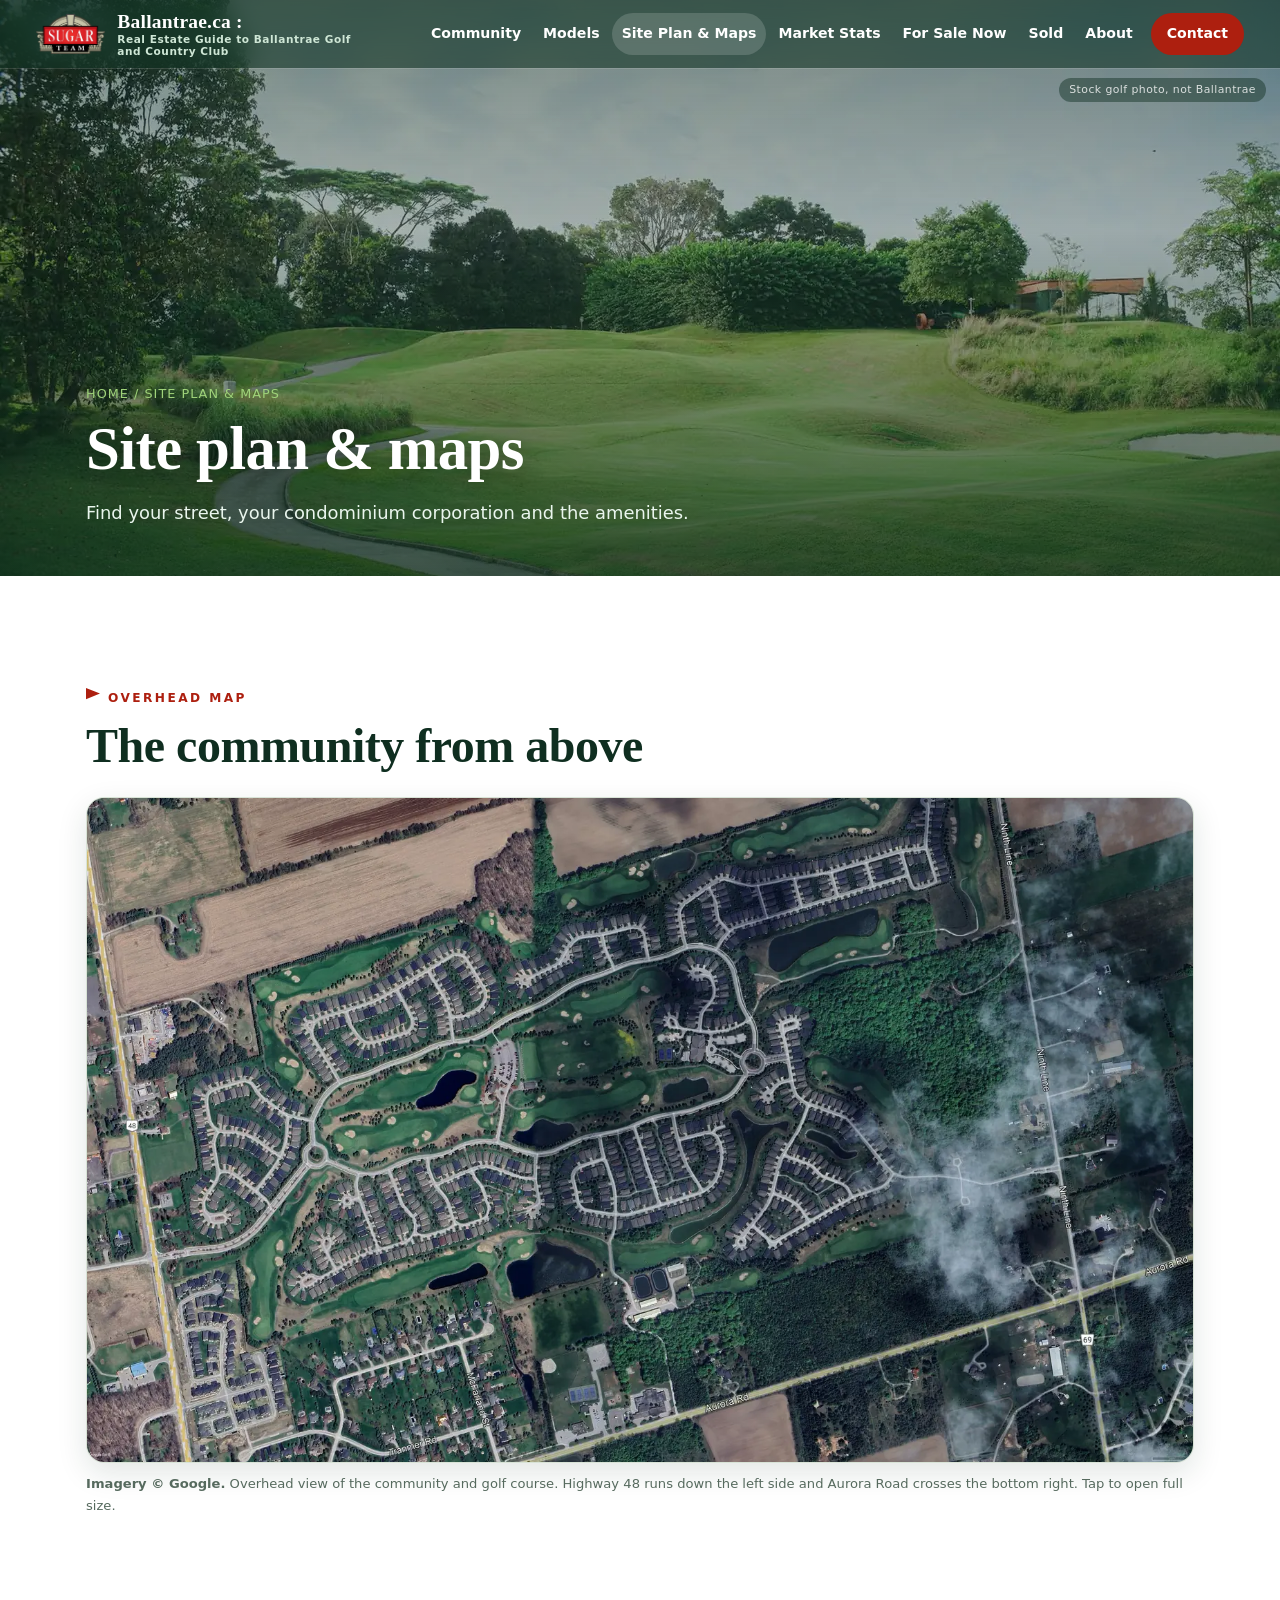
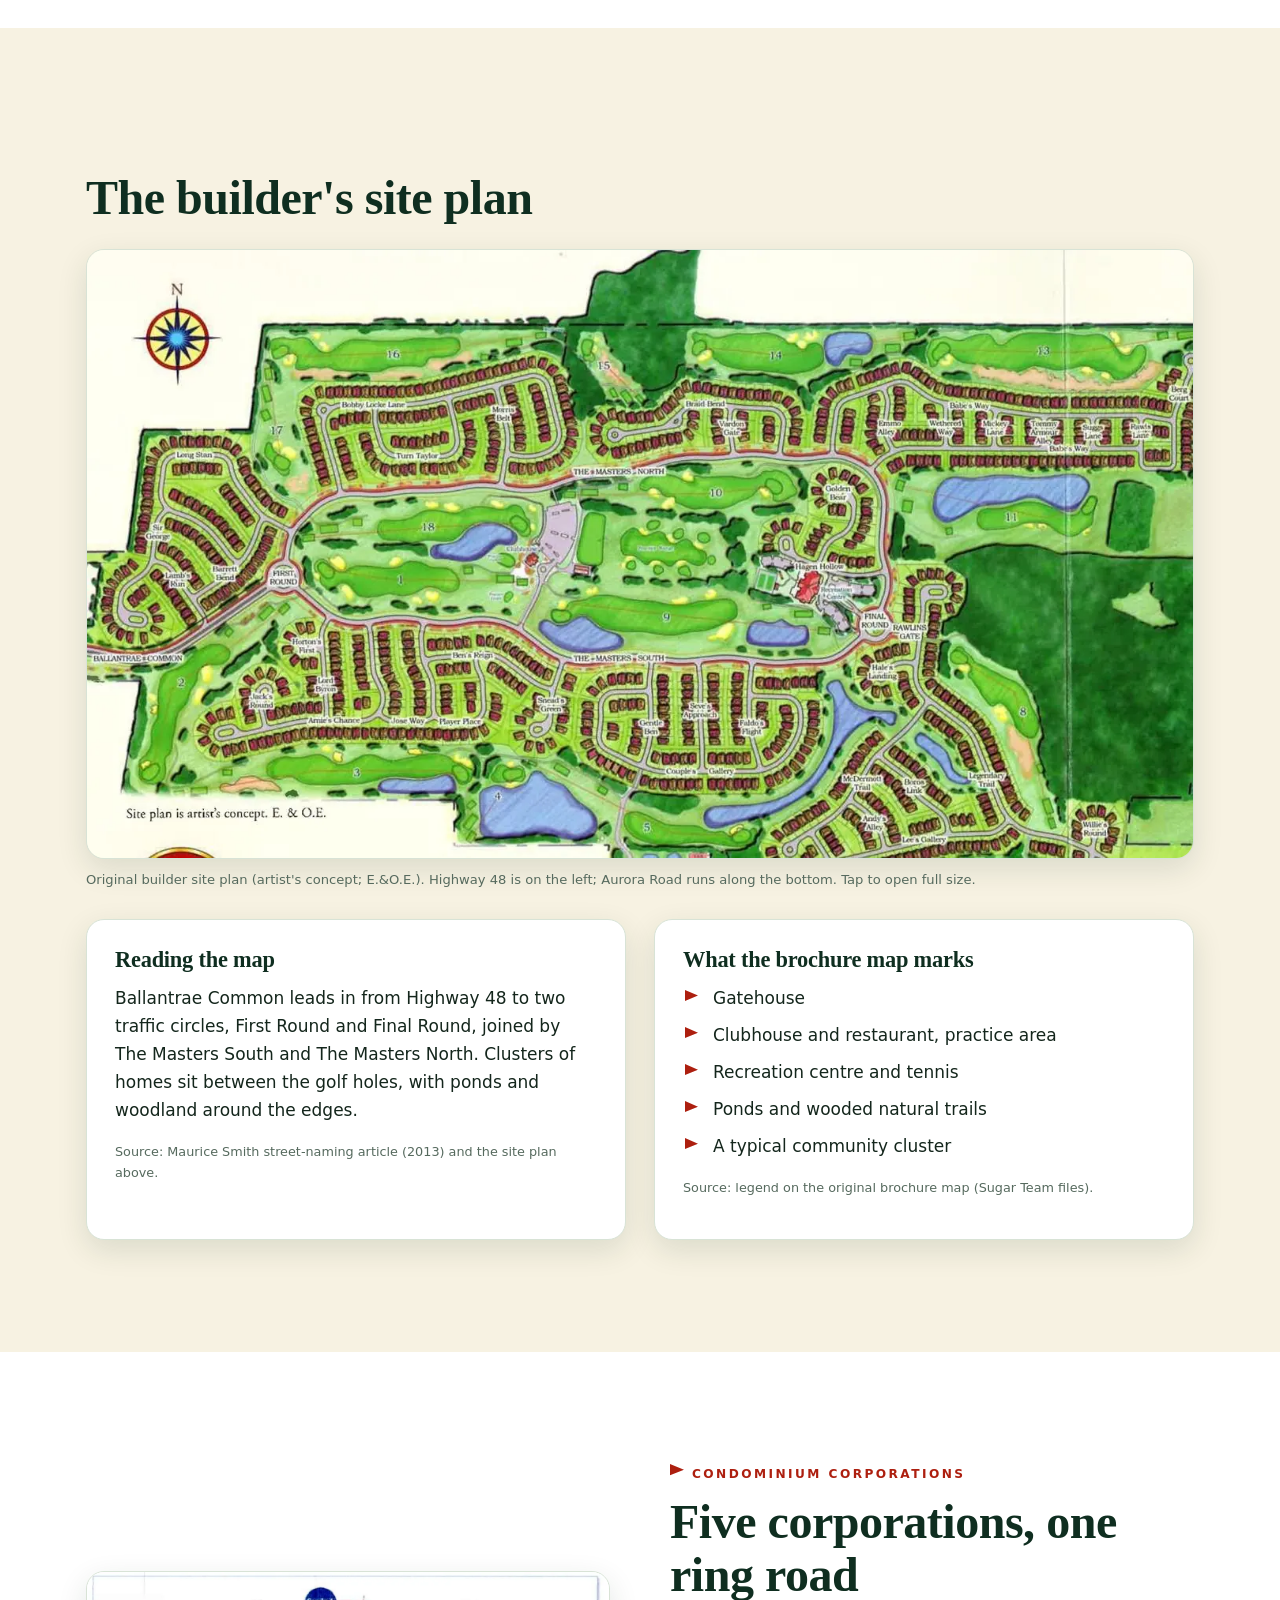
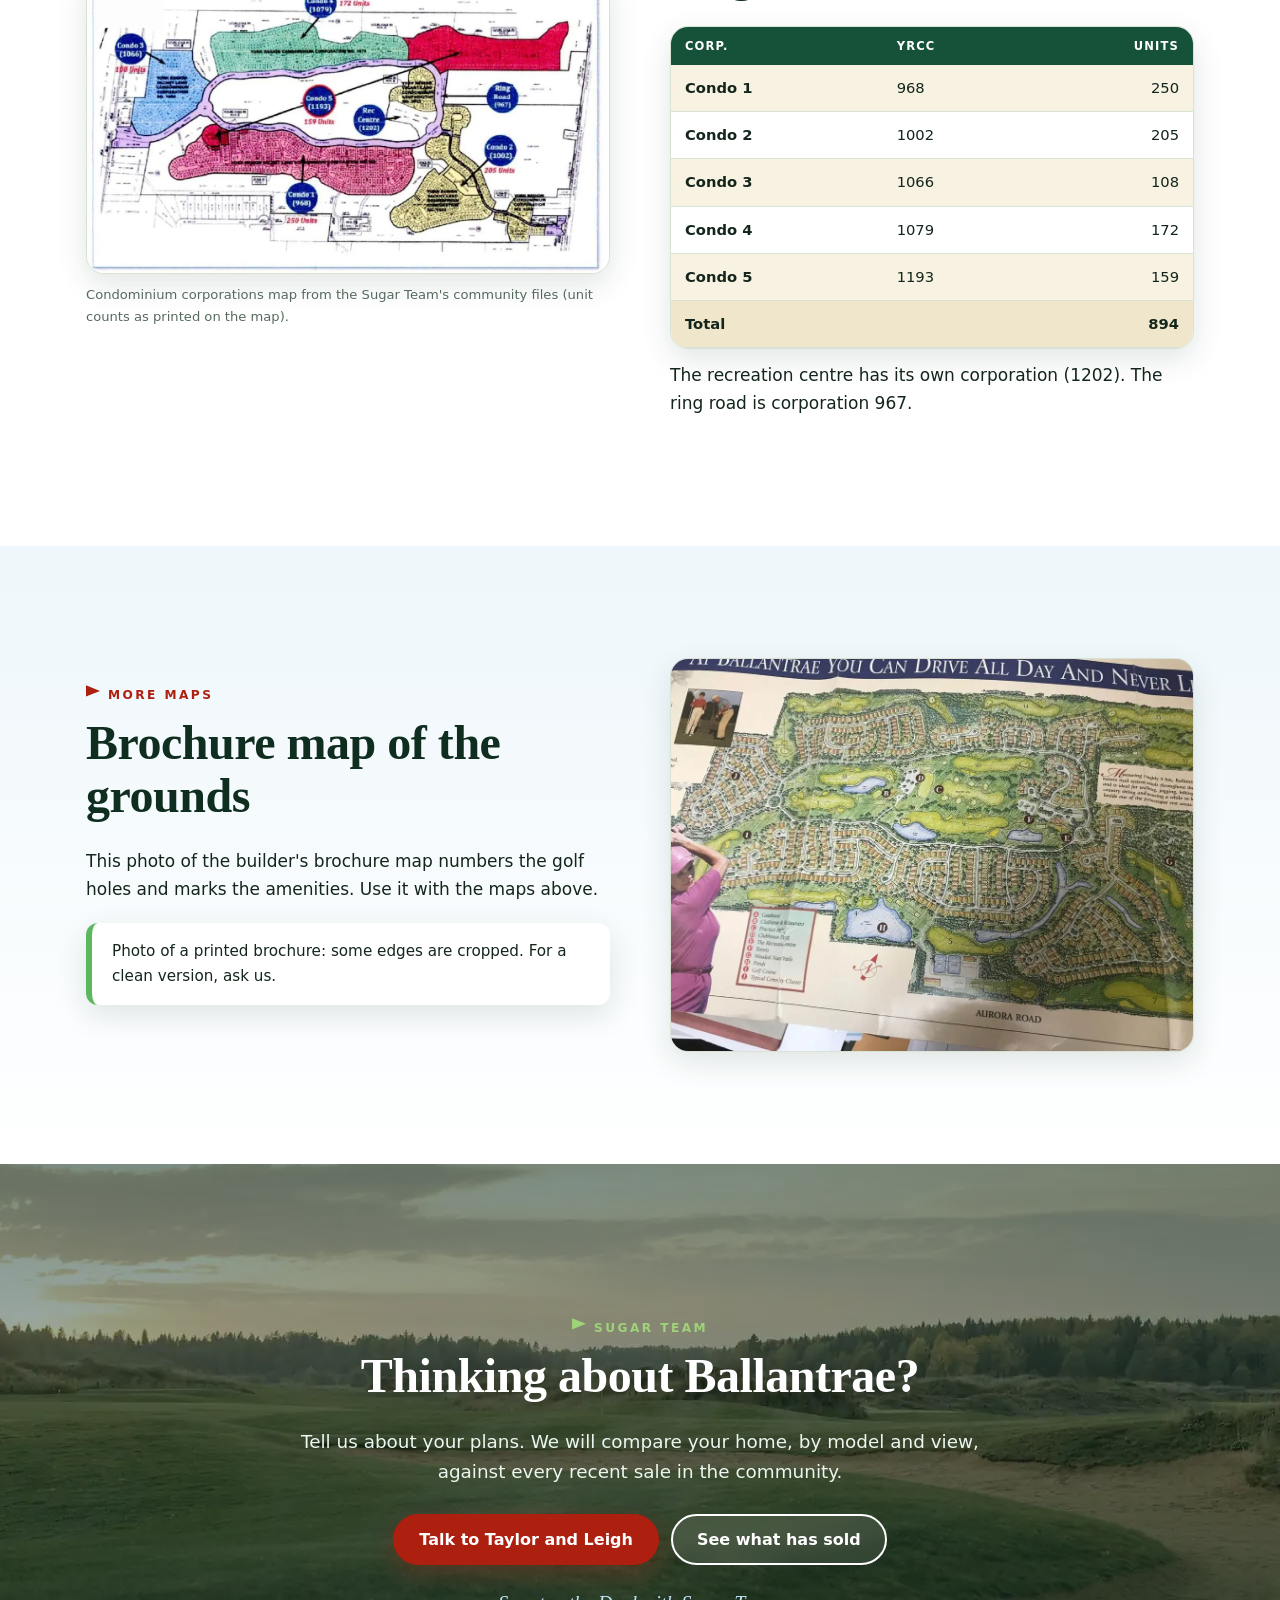
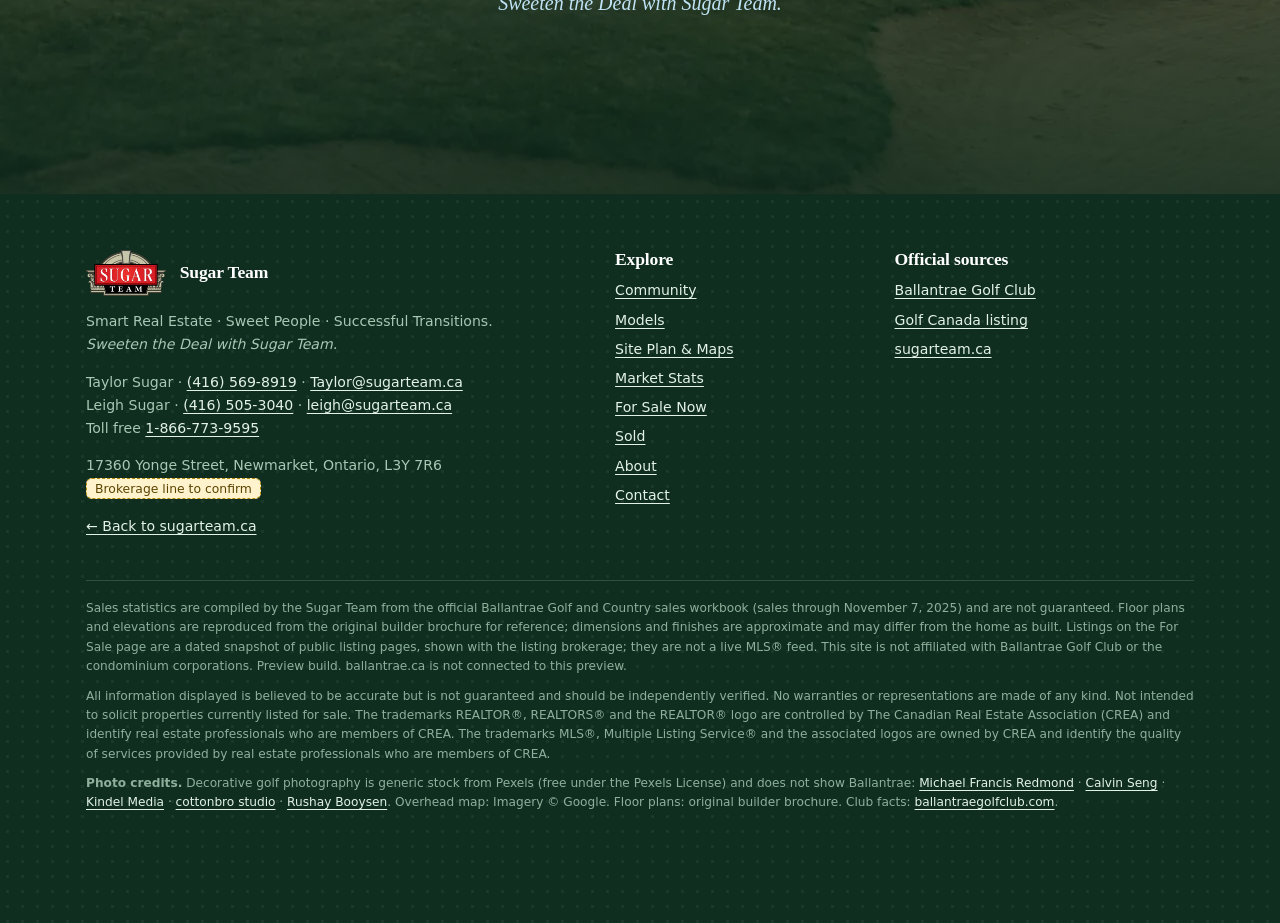
<file: site/site-plan.html>
<!doctype html><html lang="en-CA"><head><meta charset="utf-8"><meta name="viewport" content="width=device-width,initial-scale=1,viewport-fit=cover">
<title>Site Plan &amp; Maps | Ballantrae.ca : Real Estate Guide to Ballantrae Golf and Country Club</title><meta name="description" content="Overhead map, original site plan, condominium map, brochure map and street-naming guide for Ballantrae Golf and Country Club."><meta name="robots" content="noindex"><meta name="theme-color" content="#0f2e20">
<meta property="og:title" content="Site Plan &amp; Maps | Ballantrae.ca : Real Estate Guide to Ballantrae Golf and Country Club"><meta property="og:description" content="Overhead map, original site plan, condominium map, brochure map and street-naming guide for Ballantrae Golf and Country Club."><meta property="og:type" content="website"><meta property="og:image" content="img/stock/fairway-1280.webp">
<link rel="icon" href="img/sugar-crest.png"><link rel="stylesheet" href="css/style.css"></head><body>
<a class="skip" href="#main">Skip to content</a>
<header class="site"><div class="wrap"><a class="brand" href="index.html" aria-label="Ballantrae.ca : Real Estate Guide to Ballantrae Golf and Country Club"><img src="img/sugar-crest.png" alt="Sugar Team crest" width="70" height="40"><span class="wm"><b>Ballantrae.ca :</b><small>Real Estate Guide to Ballantrae Golf and Country Club</small></span></a>
<button class="menu" aria-label="Menu" aria-expanded="false" aria-controls="nav"><span></span><span></span><span></span></button>
<nav class="main" id="nav" aria-label="Main"><a href="community.html">Community</a><a href="models.html">Models</a><a href="site-plan.html" class=on aria-current=page>Site Plan &amp; Maps</a><a href="market.html">Market Stats</a><a href="for-sale.html">For Sale Now</a><a href="sold.html">Sold</a><a href="about.html">About</a><a class="alt" href="https://sugarteam.ca/" rel="noopener">sugarteam.ca ↗</a><a class="cta" href="contact.html">Contact</a></nav></div></header><main id="main"><section class="phero"><img class="bgimg kb" src="img/stock/lush-1280.webp" srcset="img/stock/lush-640.webp 640w, img/stock/lush-1280.webp 1280w, img/stock/lush-1920.webp 1920w" sizes="100vw" alt="" fetchpriority="high" decoding="async"><span class="stk">Stock golf photo, not Ballantrae</span><div class="wrap rv"><div class="crumb"><a href="index.html">Home</a> / Site plan &amp; maps</div><h1>Site plan &amp; maps</h1><p>Find your street, your condominium corporation and the amenities.</p></div></section>
<section class="sec"><div class="wrap"><p class="eyebrow rv">Overhead map</p><h2 class="rv">The community from above</h2>
<figure class="fig rv" style="margin-top:18px"><a href="img/overhead-map.webp" target="_blank" rel="noopener"><img src="img/overhead-map.webp" alt="Overhead aerial map of the Ballantrae community, golf course and surrounding roads" width="1600" height="961" fetchpriority="high"></a><figcaption><b>Imagery © Google.</b> Overhead view of the community and golf course. Highway 48 runs down the left side and Aurora Road crosses the bottom right. Tap to open full size.</figcaption></figure></div></section>
<section class="sec sand"><div class="wrap"><p class="eyebrow rv">Original site plan</p><h2 class="rv">The builder's site plan</h2><figure class="fig rv"><a href="img/site-plan.webp" target="_blank" rel="noopener"><img src="img/site-plan.webp" alt="Ballantrae site plan showing streets, golf holes and ponds" loading="lazy" width="1400" height="875"></a><figcaption>Original builder site plan (artist's concept; E.&amp;O.E.). Highway 48 is on the left; Aurora Road runs along the bottom. Tap to open full size.</figcaption></figure>
<div class="grid g2" style="margin-top:28px"><div class="card rv"><h3>Reading the map</h3><p>Ballantrae Common leads in from Highway 48 to two traffic circles, First Round and Final Round, joined by The Masters South and The Masters North. Clusters of homes sit between the golf holes, with ponds and woodland around the edges.</p><p class="src">Source: Maurice Smith street-naming article (2013) and the site plan above.</p></div>
<div class="card rv d1"><h3>What the brochure map marks</h3><ul class="ticks"><li>Gatehouse</li><li>Clubhouse and restaurant, practice area</li><li>Recreation centre and tennis</li><li>Ponds and wooded natural trails</li><li>A typical community cluster</li></ul><p class="src">Source: legend on the original brochure map (Sugar Team files).</p></div></div></div></section>
<section class="sec"><div class="wrap"><div class="two"><figure class="fig rv"><a href="img/condo-map.webp" target="_blank" rel="noopener"><img src="img/condo-map.webp" alt="Map of the five Ballantrae condominium corporations" loading="lazy" width="1300" height="761"></a><figcaption>Condominium corporations map from the Sugar Team's community files (unit counts as printed on the map).</figcaption></figure>
<div class="rv d1"><p class="eyebrow">Condominium corporations</p><h2>Five corporations, one ring road</h2><div class="tablewrap"><table class="t" style="min-width:340px"><thead><tr><th>Corp.</th><th>YRCC</th><th class="n">Units</th></tr></thead><tbody><tr><td>Condo 1</td><td>968</td><td class="n">250</td></tr><tr><td>Condo 2</td><td>1002</td><td class="n">205</td></tr><tr><td>Condo 3</td><td>1066</td><td class="n">108</td></tr><tr><td>Condo 4</td><td>1079</td><td class="n">172</td></tr><tr><td>Condo 5</td><td>1193</td><td class="n">159</td></tr></tbody><tfoot><tr><td>Total</td><td></td><td class="n">894</td></tr></tfoot></table></div><p style="margin-top:12px">The recreation centre has its own corporation (1202). The ring road is corporation 967.</p></div></div></div></section>
<section class="sec sky"><div class="wrap"><div class="two"><div class="rv"><p class="eyebrow">More maps</p><h2>Brochure map of the grounds</h2><p>This photo of the builder's brochure map numbers the golf holes and marks the amenities. Use it with the maps above.</p><p class="note">Photo of a printed brochure: some edges are cropped. For a clean version, ask us.</p></div>
<figure class="fig rv d1"><a href="img/brochure-map.webp" target="_blank" rel="noopener"><img src="img/brochure-map.webp" alt="Brochure map of Ballantrae with amenity legend" loading="lazy" width="1100" height="825"></a></figure></div></div></section>
<section class="panel" style="min-height:70vh;min-height:70svh;text-align:center;justify-content:center"><img class="bgimg " src="img/stock/sunset-1280.webp" srcset="img/stock/sunset-640.webp 640w, img/stock/sunset-1280.webp 1280w, img/stock/sunset-1920.webp 1920w" sizes="100vw" alt="" loading="lazy" decoding="async"><div class="wrap rv" style="padding-top:90px;padding-bottom:90px"><p class="eyebrow">Sugar Team</p><h2>Thinking about Ballantrae?</h2><p class="lede" style="margin:0 auto 26px;color:#eaf6ee">Tell us about your plans. We will compare your home, by model and view, against every recent sale in the community.</p><div class="btns" style="justify-content:center"><a class="btn" href="contact.html">Talk to Taylor and Leigh</a><a class="btn ghost" href="sold.html">See what has sold</a></div><p class="tag">Sweeten the Deal with Sugar Team.</p></div></section></main><footer class="site"><div class="wrap"><div class="cols"><div><div class="fcrest"><img src="img/sugar-crest.png" alt="Sugar Team crest" width="80" height="46"><h4 style="margin:0">Sugar Team</h4></div>
<p>Smart Real Estate · Sweet People · Successful Transitions.<br><em>Sweeten the Deal with Sugar Team.</em></p>
<p>Taylor Sugar · <a href="tel:+14165698919">(416) 569-8919</a> · <a href="mailto:Taylor@sugarteam.ca">Taylor@sugarteam.ca</a><br>Leigh Sugar · <a href="tel:+14165053040">(416) 505-3040</a> · <a href="mailto:leigh@sugarteam.ca">leigh@sugarteam.ca</a><br>Toll free <a href="tel:+18667739595">1-866-773-9595</a></p>
<p>17360 Yonge Street, Newmarket, Ontario, L3Y 7R6<br><span class="ph">Brokerage line to confirm</span></p>
<p><a href="https://sugarteam.ca/" rel="noopener">← Back to sugarteam.ca</a></p></div>
<div><h4>Explore</h4><ul><li><a href="community.html">Community</a></li><li><a href="models.html">Models</a></li><li><a href="site-plan.html">Site Plan &amp; Maps</a></li><li><a href="market.html">Market Stats</a></li><li><a href="for-sale.html">For Sale Now</a></li><li><a href="sold.html">Sold</a></li><li><a href="about.html">About</a></li><li><a href="contact.html">Contact</a></li></ul></div>
<div><h4>Official sources</h4><ul><li><a href="https://www.ballantraegolfclub.com/" rel="noopener">Ballantrae Golf Club</a></li><li><a href="https://www.golfcanada.ca/golf-facility/ballantrae-golf-club-en/" rel="noopener">Golf Canada listing</a></li><li><a href="https://sugarteam.ca/" rel="noopener">sugarteam.ca</a></li></ul></div></div>
<div class="fine"><p>Sales statistics are compiled by the Sugar Team from the official Ballantrae Golf and Country sales workbook (sales through November 7, 2025) and are not guaranteed. Floor plans and elevations are reproduced from the original builder brochure for reference; dimensions and finishes are approximate and may differ from the home as built. Listings on the For Sale page are a dated snapshot of public listing pages, shown with the listing brokerage; they are not a live MLS® feed. This site is not affiliated with Ballantrae Golf Club or the condominium corporations. Preview build. ballantrae.ca is not connected to this preview.</p>
<p>All information displayed is believed to be accurate but is not guaranteed and should be independently verified. No warranties or representations are made of any kind. Not intended to solicit properties currently listed for sale. The trademarks REALTOR®, REALTORS® and the REALTOR® logo are controlled by The Canadian Real Estate Association (CREA) and identify real estate professionals who are members of CREA. The trademarks MLS®, Multiple Listing Service® and the associated logos are owned by CREA and identify the quality of services provided by real estate professionals who are members of CREA.</p>
<p><b>Photo credits.</b> Decorative golf photography is generic stock from Pexels (free under the Pexels License) and does not show Ballantrae: <a href="https://www.pexels.com/photo/golf-course-fairways-with-bunkers-8218725/" rel="noopener">Michael Francis Redmond</a> · <a href="https://www.pexels.com/photo/lush-green-golf-course-landscape-under-clear-sky-32401757/" rel="noopener">Calvin Seng</a> · <a href="https://www.pexels.com/photo/photo-of-a-golf-course-6573872/" rel="noopener">Kindel Media</a> · <a href="https://www.pexels.com/photo/green-grass-field-under-the-white-clouds-6256829/" rel="noopener">cottonbro studio</a> · <a href="https://www.pexels.com/photo/golf-hole-with-red-flag-4398355/" rel="noopener">Rushay Booysen</a>. Overhead map: Imagery © Google. Floor plans: original builder brochure. Club facts: <a href="https://www.ballantraegolfclub.com/" rel="noopener">ballantraegolfclub.com</a>.</p></div></div></footer>
<nav class="dock" aria-label="Quick contact"><a href="tel:+14165698919">Call Taylor</a><a class="p" href="contact.html">Contact us</a></nav>
<script src="js/main.js" defer></script></body></html>
</file>
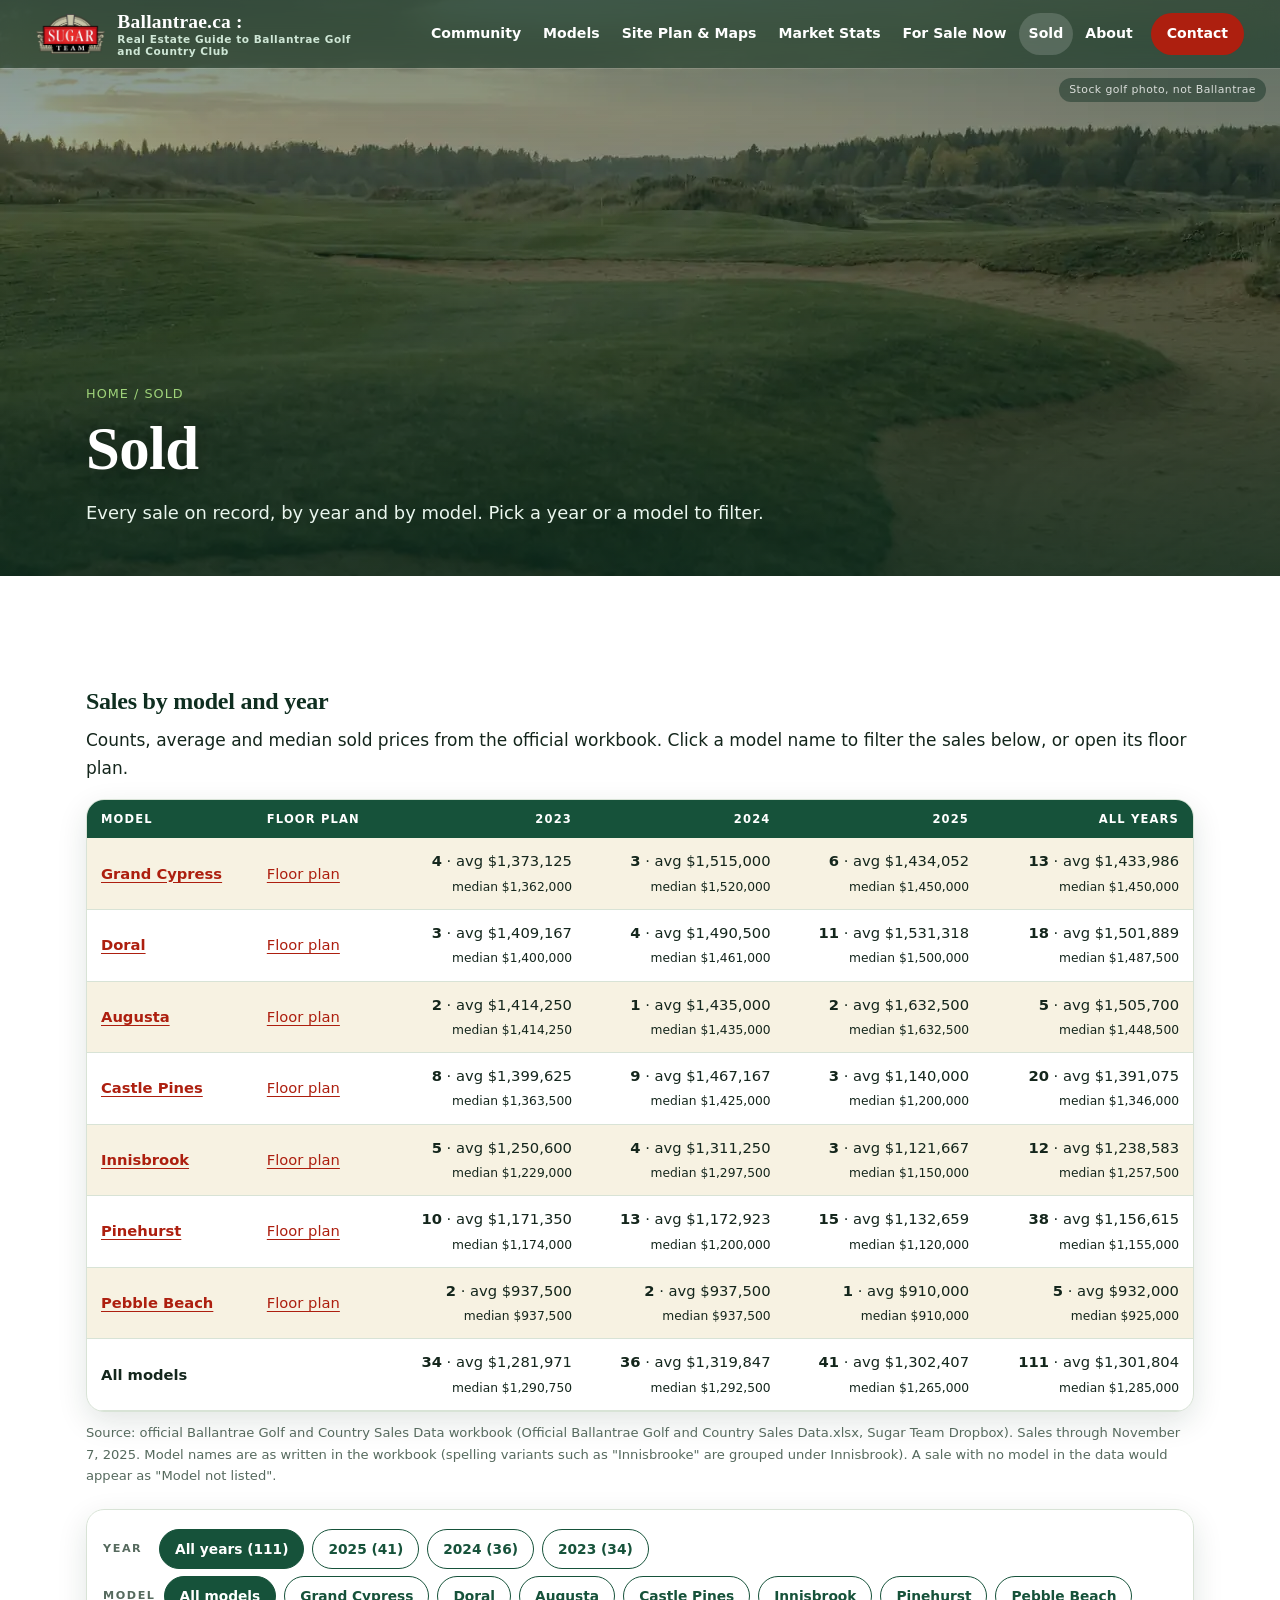
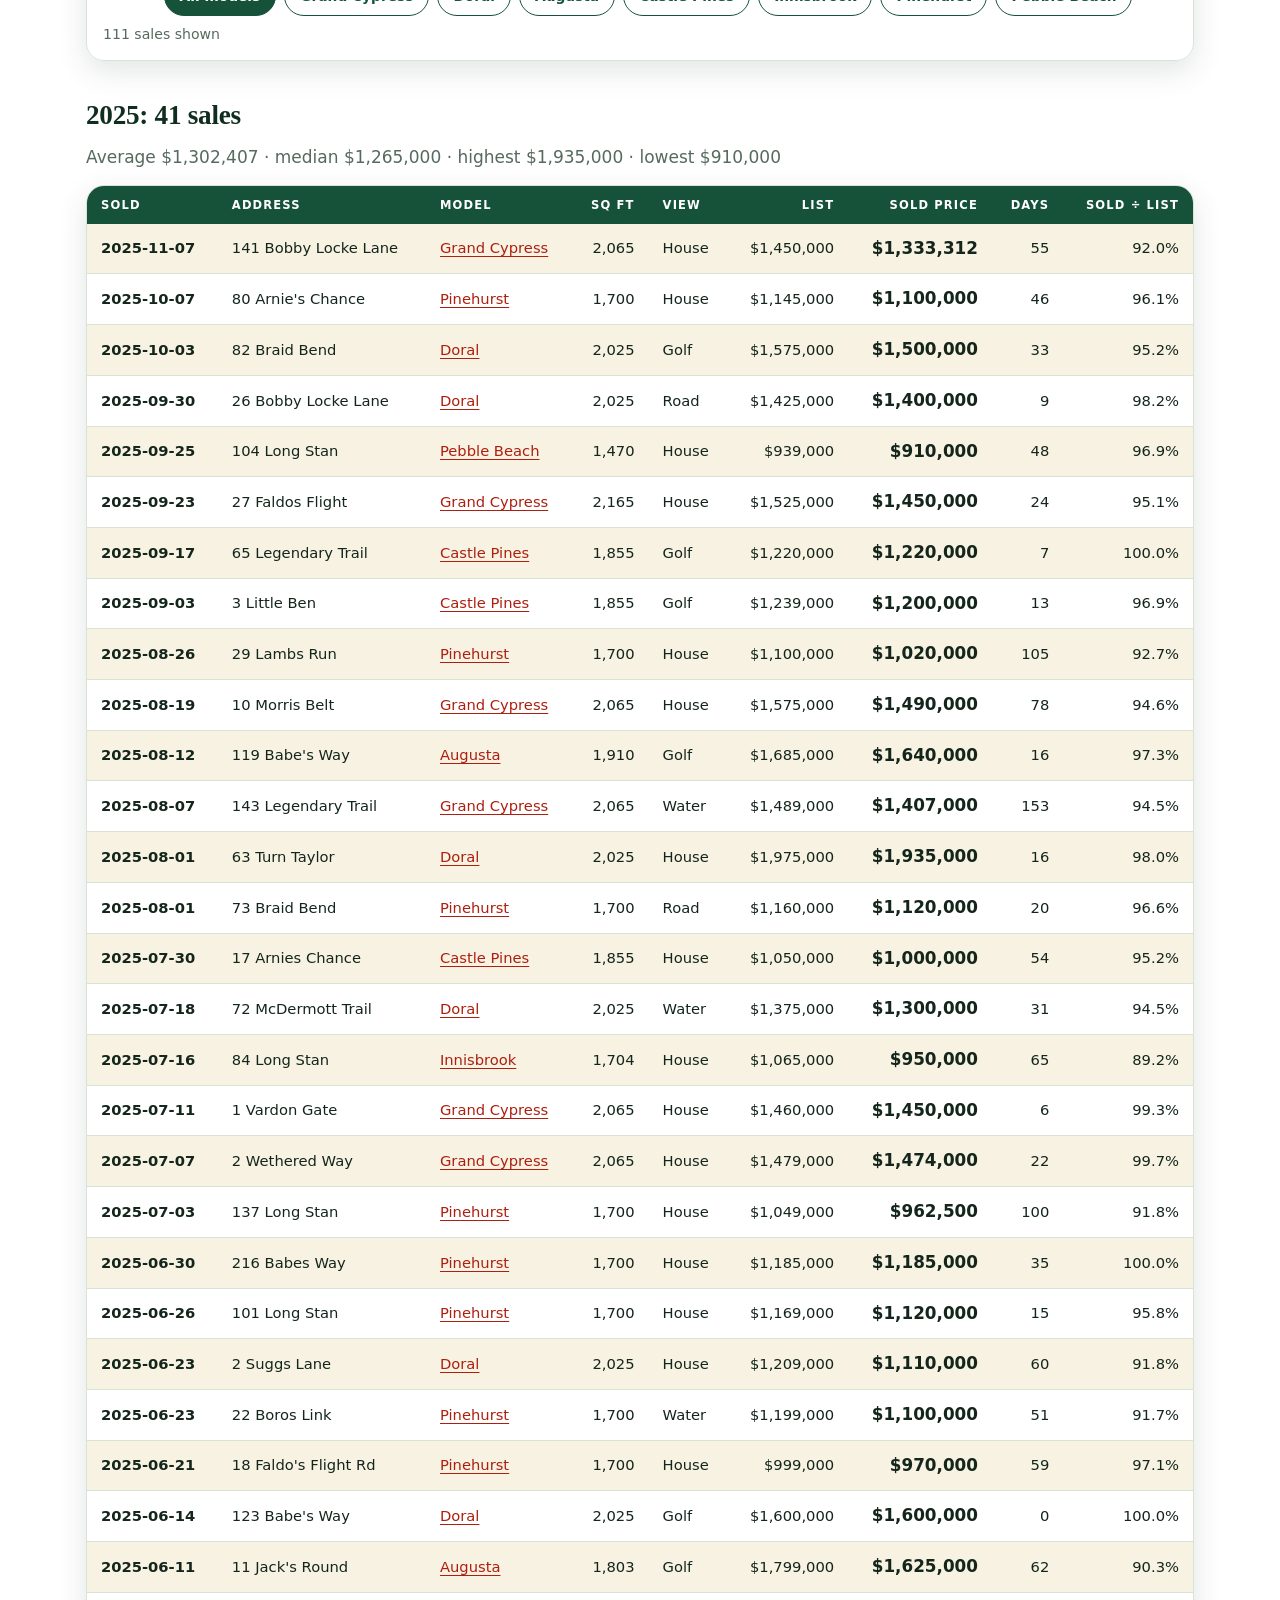
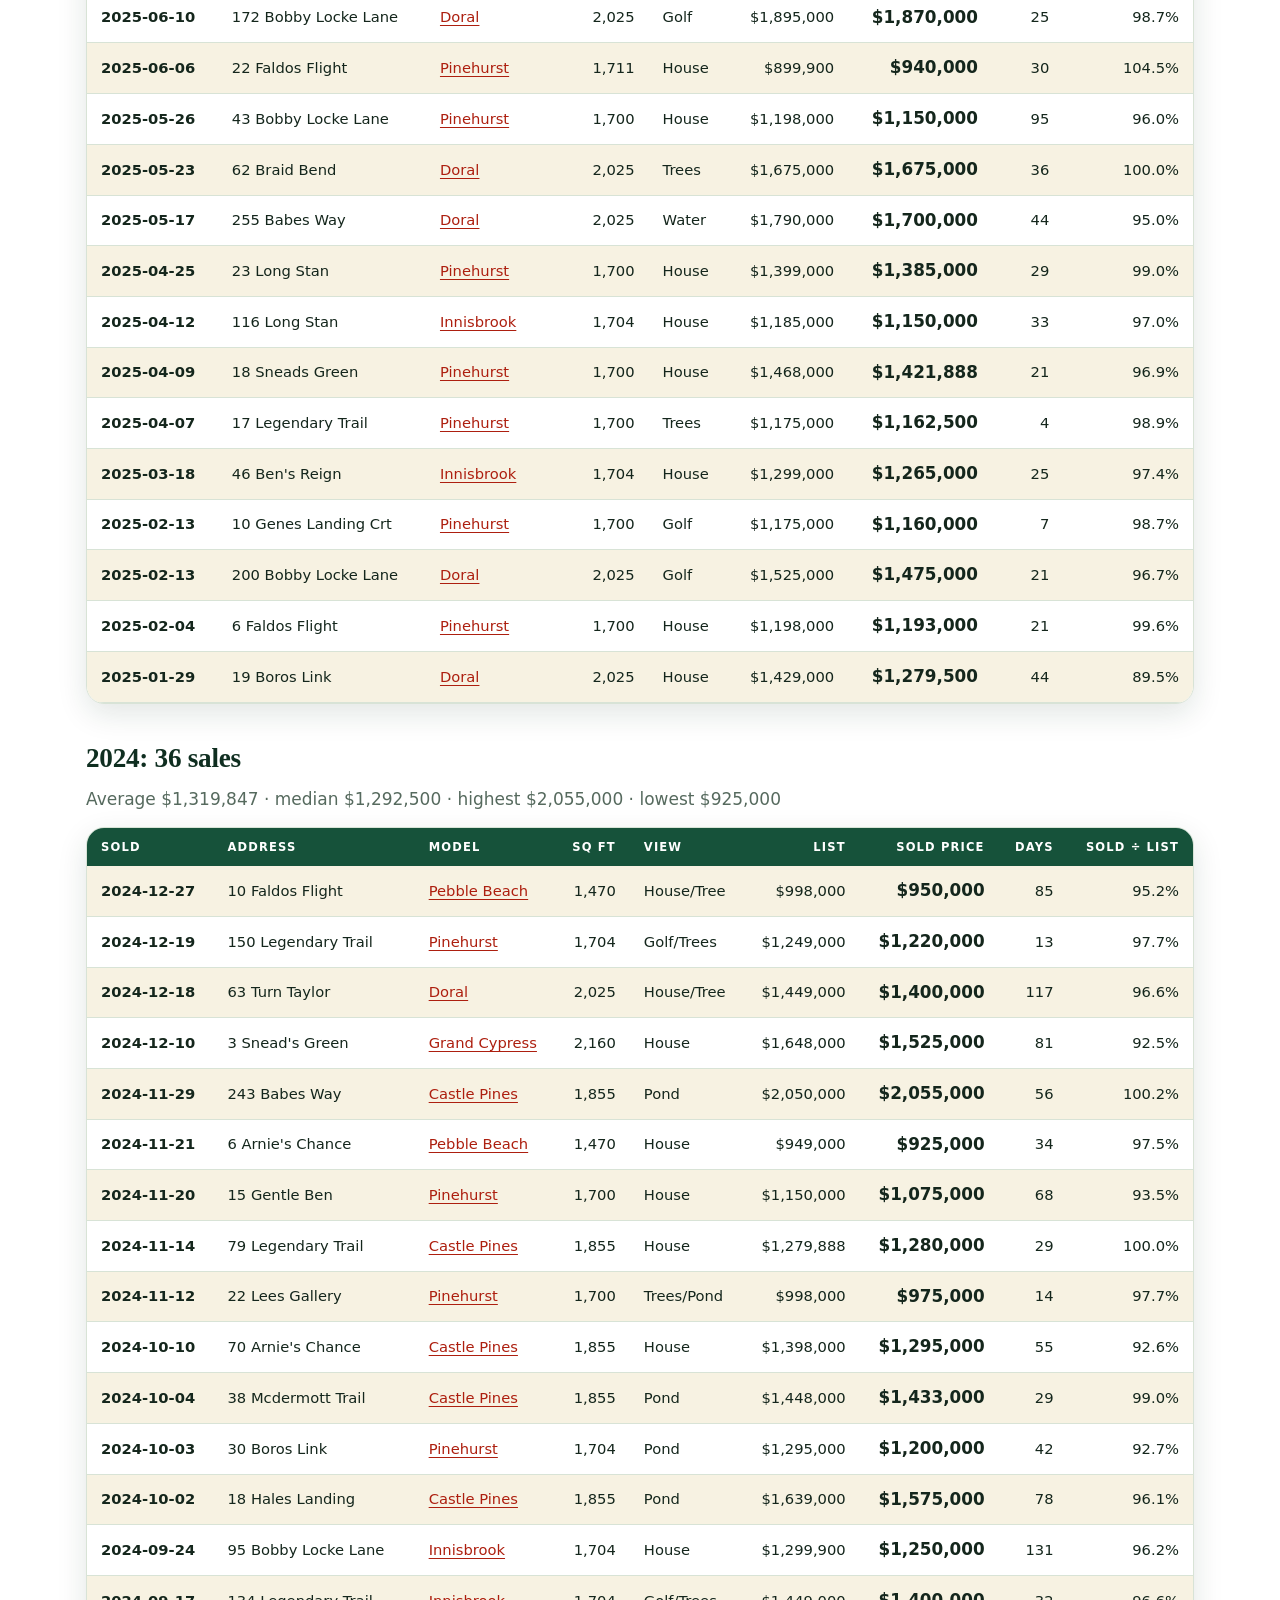
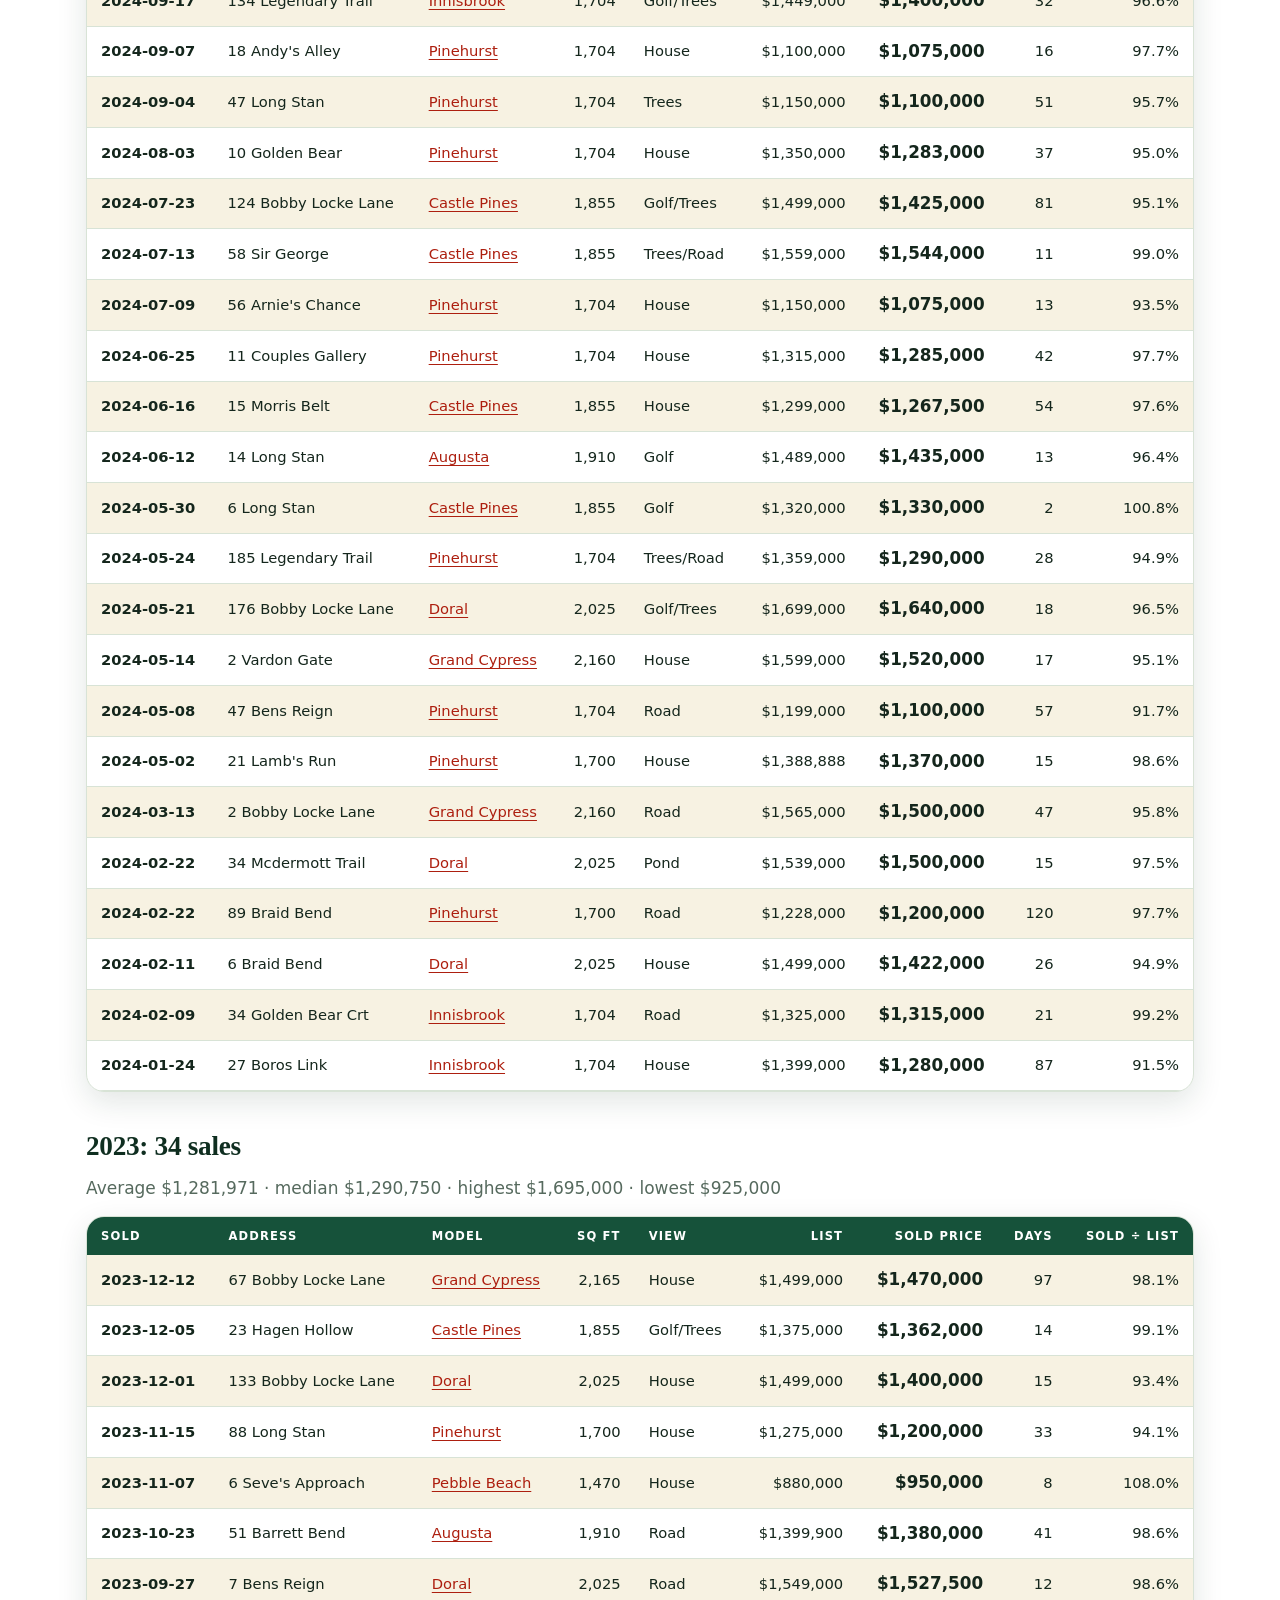
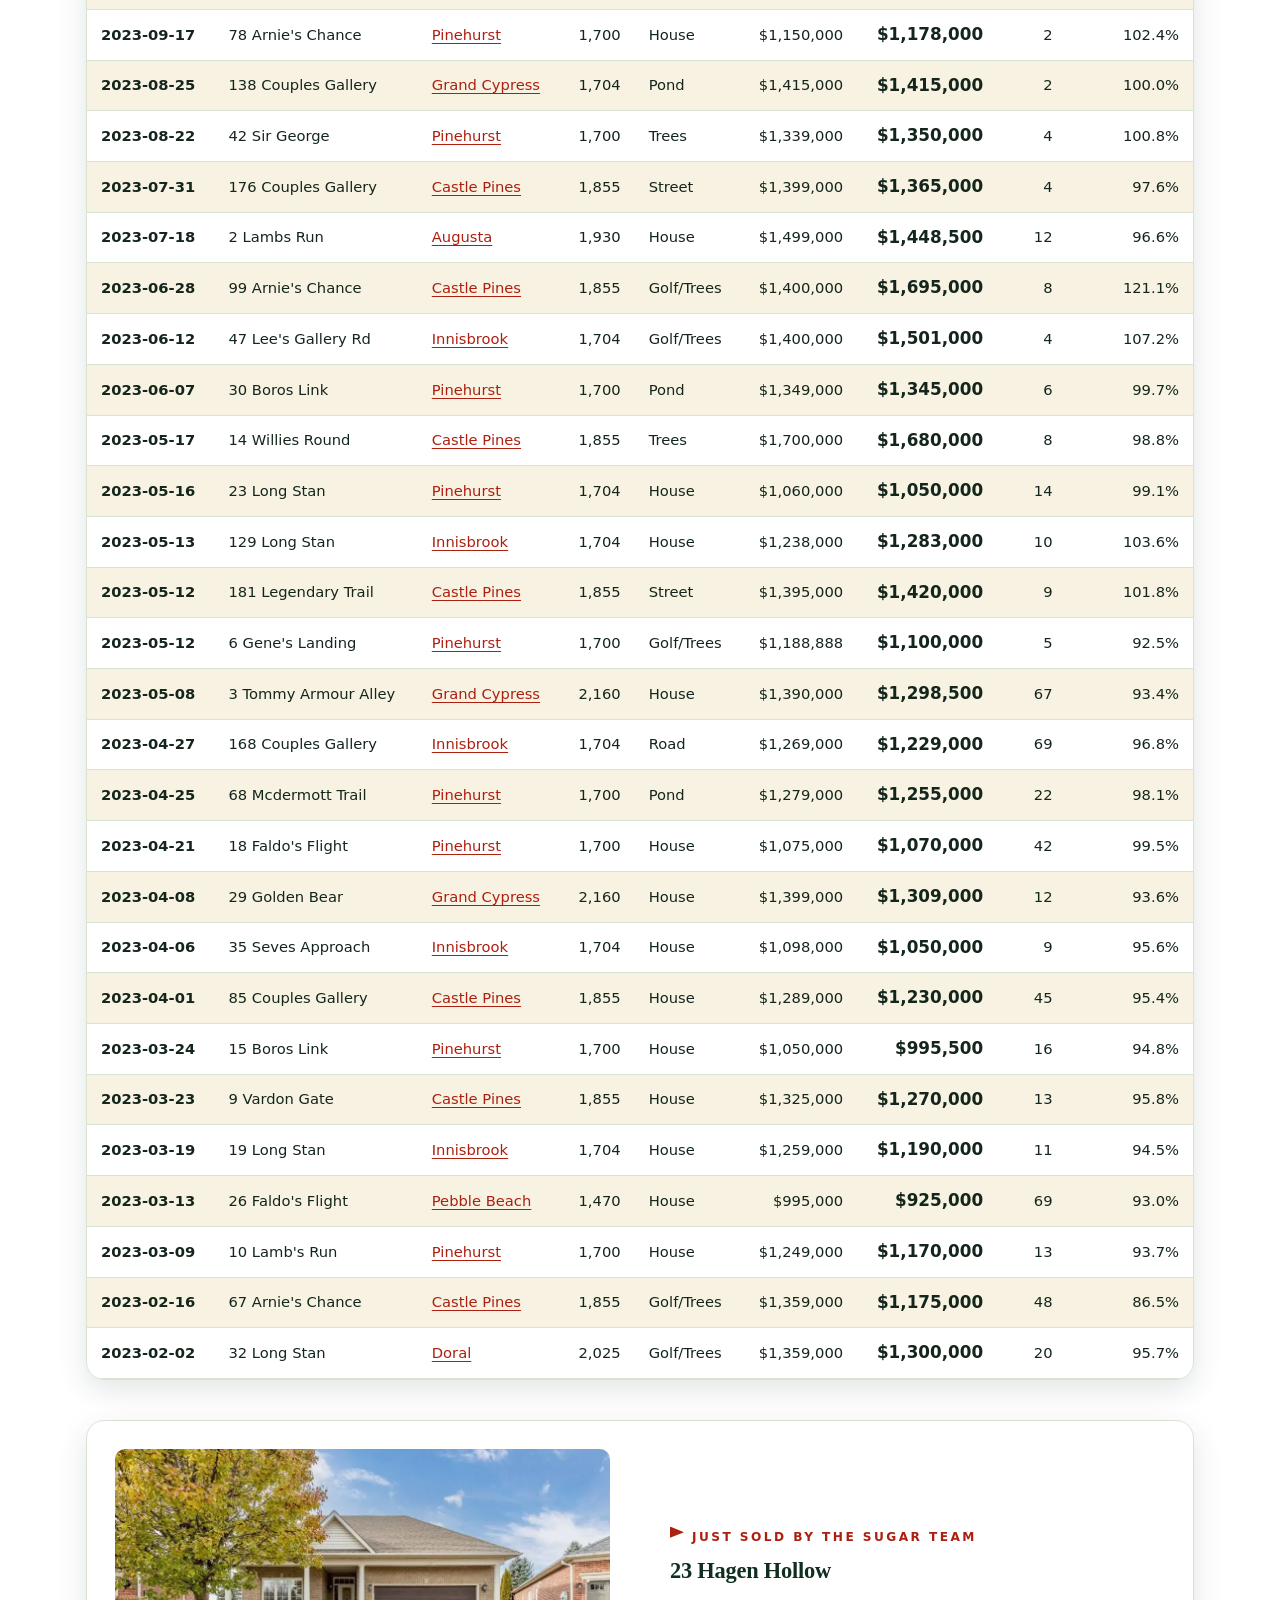
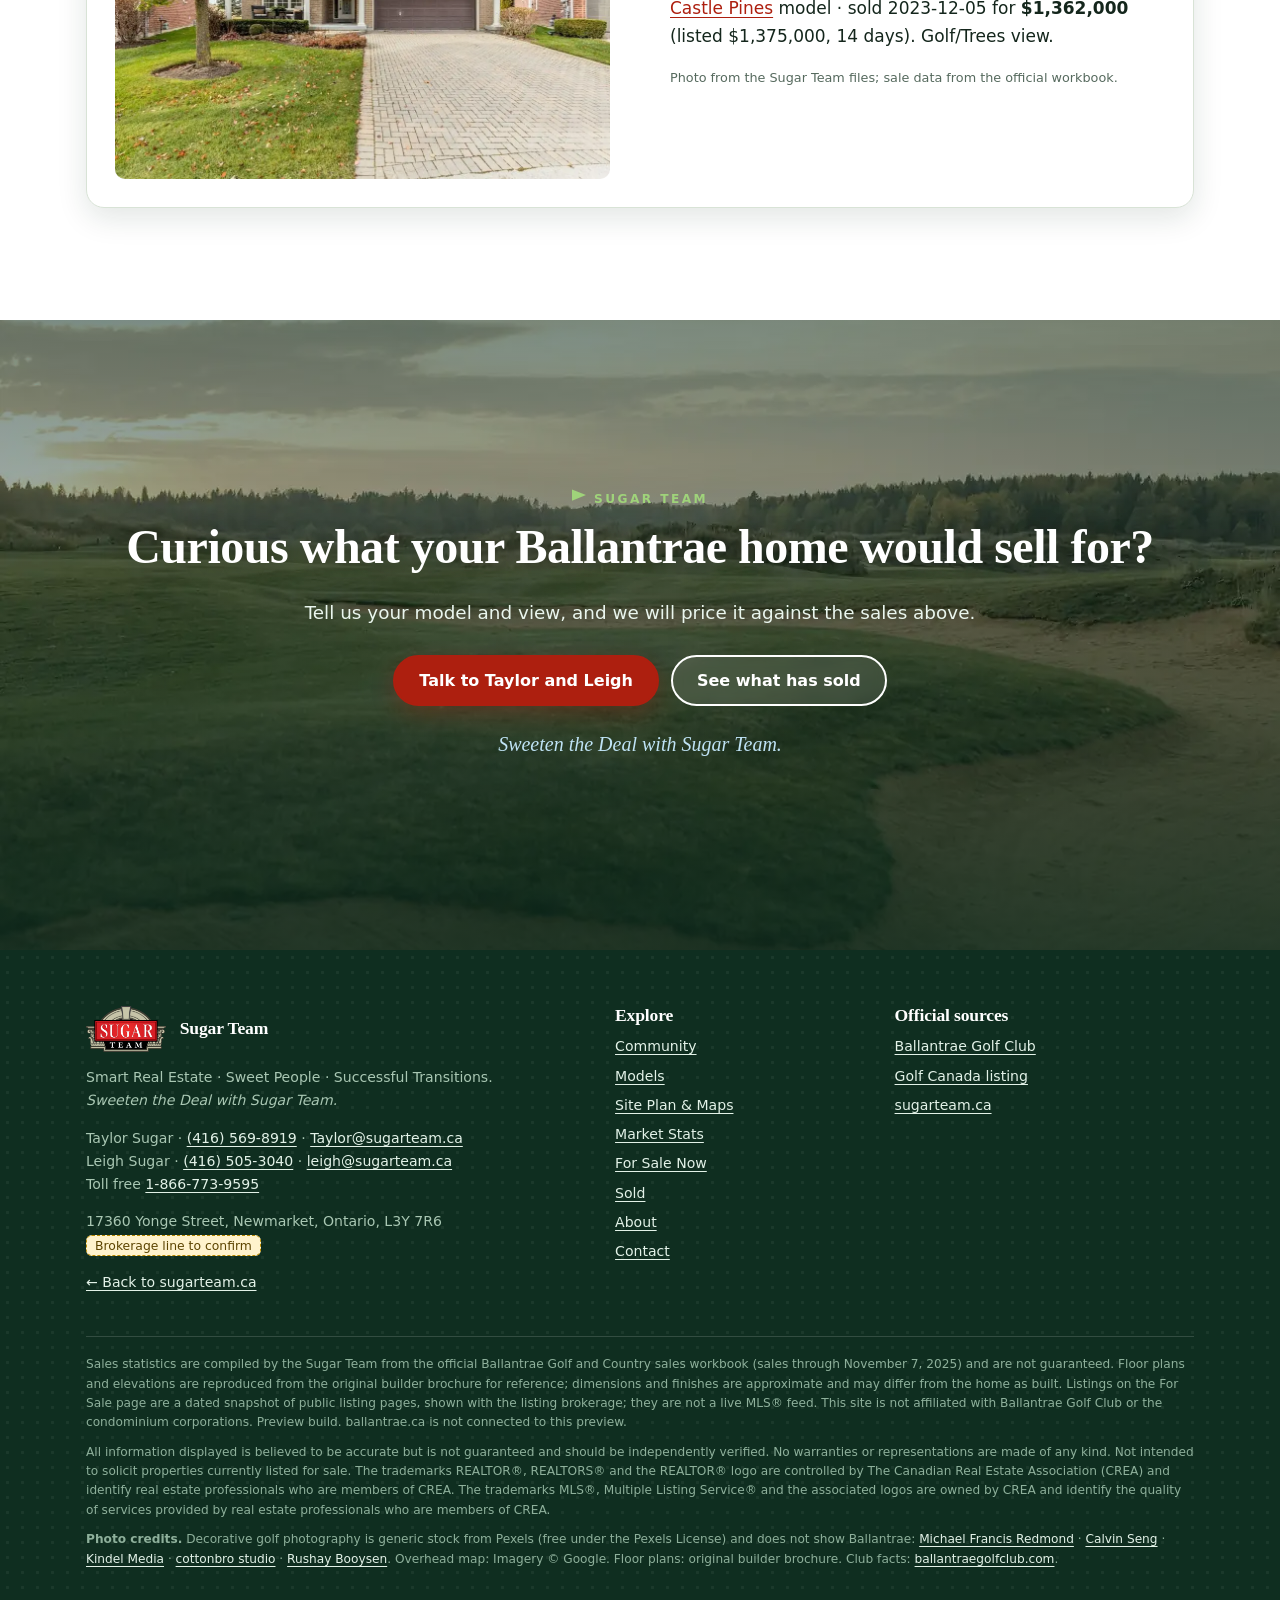
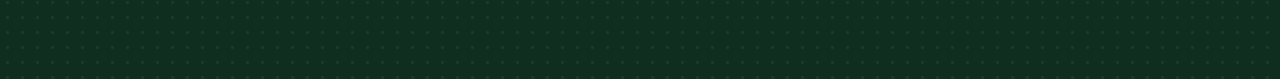
<file: site/sold.html>
<!doctype html><html lang="en-CA"><head><meta charset="utf-8"><meta name="viewport" content="width=device-width,initial-scale=1,viewport-fit=cover">
<title>Sold Prices by Year &amp; Model | Ballantrae.ca : Real Estate Guide to Ballantrae Golf and Country Club</title><meta name="description" content="Every Ballantrae Golf and Country Club sale by year and by model, from the official sales workbook."><meta name="robots" content="noindex"><meta name="theme-color" content="#0f2e20">
<meta property="og:title" content="Sold Prices by Year &amp; Model | Ballantrae.ca : Real Estate Guide to Ballantrae Golf and Country Club"><meta property="og:description" content="Every Ballantrae Golf and Country Club sale by year and by model, from the official sales workbook."><meta property="og:type" content="website"><meta property="og:image" content="img/stock/fairway-1280.webp">
<link rel="icon" href="img/sugar-crest.png"><link rel="stylesheet" href="css/style.css"></head><body>
<a class="skip" href="#main">Skip to content</a>
<header class="site"><div class="wrap"><a class="brand" href="index.html" aria-label="Ballantrae.ca : Real Estate Guide to Ballantrae Golf and Country Club"><img src="img/sugar-crest.png" alt="Sugar Team crest" width="70" height="40"><span class="wm"><b>Ballantrae.ca :</b><small>Real Estate Guide to Ballantrae Golf and Country Club</small></span></a>
<button class="menu" aria-label="Menu" aria-expanded="false" aria-controls="nav"><span></span><span></span><span></span></button>
<nav class="main" id="nav" aria-label="Main"><a href="community.html">Community</a><a href="models.html">Models</a><a href="site-plan.html">Site Plan &amp; Maps</a><a href="market.html">Market Stats</a><a href="for-sale.html">For Sale Now</a><a href="sold.html" class=on aria-current=page>Sold</a><a href="about.html">About</a><a class="alt" href="https://sugarteam.ca/" rel="noopener">sugarteam.ca ↗</a><a class="cta" href="contact.html">Contact</a></nav></div></header><main id="main"><section class="phero"><img class="bgimg kb" src="img/stock/sunset-1280.webp" srcset="img/stock/sunset-640.webp 640w, img/stock/sunset-1280.webp 1280w, img/stock/sunset-1920.webp 1920w" sizes="100vw" alt="" fetchpriority="high" decoding="async"><span class="stk">Stock golf photo, not Ballantrae</span><div class="wrap rv"><div class="crumb"><a href="index.html">Home</a> / Sold</div><h1>Sold</h1><p>Every sale on record, by year and by model. Pick a year or a model to filter.</p></div></section>
<section class="sec" id="sold-app"><div class="wrap">
<h2 style="font-size:1.5rem">Sales by model and year</h2><p>Counts, average and median sold prices from the official workbook. Click a model name to filter the sales below, or open its floor plan.</p><div class="tablewrap"><table class="t" style="min-width:760px" id="by-model"><thead><tr><th>Model</th><th>Floor plan</th><th class="n">2023</th><th class="n">2024</th><th class="n">2025</th><th class="n">All years</th></tr></thead><tbody><tr data-mm="grand-cypress"><td><a href="#" data-pick="grand-cypress"><b>Grand Cypress</b></a></td><td><a href="models.html#grand-cypress">Floor plan</a></td><td class="n"><b>4</b> · avg $1,373,125<br><small>median $1,362,000</small></td><td class="n"><b>3</b> · avg $1,515,000<br><small>median $1,520,000</small></td><td class="n"><b>6</b> · avg $1,434,052<br><small>median $1,450,000</small></td><td class="n"><b>13</b> · avg $1,433,986<br><small>median $1,450,000</small></td></tr><tr data-mm="doral"><td><a href="#" data-pick="doral"><b>Doral</b></a></td><td><a href="models.html#doral">Floor plan</a></td><td class="n"><b>3</b> · avg $1,409,167<br><small>median $1,400,000</small></td><td class="n"><b>4</b> · avg $1,490,500<br><small>median $1,461,000</small></td><td class="n"><b>11</b> · avg $1,531,318<br><small>median $1,500,000</small></td><td class="n"><b>18</b> · avg $1,501,889<br><small>median $1,487,500</small></td></tr><tr data-mm="augusta"><td><a href="#" data-pick="augusta"><b>Augusta</b></a></td><td><a href="models.html#augusta">Floor plan</a></td><td class="n"><b>2</b> · avg $1,414,250<br><small>median $1,414,250</small></td><td class="n"><b>1</b> · avg $1,435,000<br><small>median $1,435,000</small></td><td class="n"><b>2</b> · avg $1,632,500<br><small>median $1,632,500</small></td><td class="n"><b>5</b> · avg $1,505,700<br><small>median $1,448,500</small></td></tr><tr data-mm="castle-pines"><td><a href="#" data-pick="castle-pines"><b>Castle Pines</b></a></td><td><a href="models.html#castle-pines">Floor plan</a></td><td class="n"><b>8</b> · avg $1,399,625<br><small>median $1,363,500</small></td><td class="n"><b>9</b> · avg $1,467,167<br><small>median $1,425,000</small></td><td class="n"><b>3</b> · avg $1,140,000<br><small>median $1,200,000</small></td><td class="n"><b>20</b> · avg $1,391,075<br><small>median $1,346,000</small></td></tr><tr data-mm="innisbrook"><td><a href="#" data-pick="innisbrook"><b>Innisbrook</b></a></td><td><a href="models.html#innisbrook">Floor plan</a></td><td class="n"><b>5</b> · avg $1,250,600<br><small>median $1,229,000</small></td><td class="n"><b>4</b> · avg $1,311,250<br><small>median $1,297,500</small></td><td class="n"><b>3</b> · avg $1,121,667<br><small>median $1,150,000</small></td><td class="n"><b>12</b> · avg $1,238,583<br><small>median $1,257,500</small></td></tr><tr data-mm="pinehurst"><td><a href="#" data-pick="pinehurst"><b>Pinehurst</b></a></td><td><a href="models.html#pinehurst">Floor plan</a></td><td class="n"><b>10</b> · avg $1,171,350<br><small>median $1,174,000</small></td><td class="n"><b>13</b> · avg $1,172,923<br><small>median $1,200,000</small></td><td class="n"><b>15</b> · avg $1,132,659<br><small>median $1,120,000</small></td><td class="n"><b>38</b> · avg $1,156,615<br><small>median $1,155,000</small></td></tr><tr data-mm="pebble-beach"><td><a href="#" data-pick="pebble-beach"><b>Pebble Beach</b></a></td><td><a href="models.html#pebble-beach">Floor plan</a></td><td class="n"><b>2</b> · avg $937,500<br><small>median $937,500</small></td><td class="n"><b>2</b> · avg $937,500<br><small>median $937,500</small></td><td class="n"><b>1</b> · avg $910,000<br><small>median $910,000</small></td><td class="n"><b>5</b> · avg $932,000<br><small>median $925,000</small></td></tr><tr><td><b>All models</b></td><td></td><td class="n"><b>34</b> · avg $1,281,971<br><small>median $1,290,750</small></td><td class="n"><b>36</b> · avg $1,319,847<br><small>median $1,292,500</small></td><td class="n"><b>41</b> · avg $1,302,407<br><small>median $1,265,000</small></td><td class="n"><b>111</b> · avg $1,301,804<br><small>median $1,285,000</small></td></tr></tbody></table></div><p class="hint">Swipe sideways for more columns.</p>
<p class="src" style="font-size:.82rem;color:var(--mute)">Source: official Ballantrae Golf and Country Sales Data workbook (Official Ballantrae Golf and Country Sales Data.xlsx, Sugar Team Dropbox). Sales through November 7, 2025. Model names are as written in the workbook (spelling variants such as "Innisbrooke" are grouped under Innisbrook). A sale with no model in the data would appear as "Model not listed".</p>
<div class="filters" id="sold-list" role="group" aria-label="Filter sales"><div class="row"><span class="lbl">Year</span><button class="chip" data-year="all" aria-pressed="true">All years (111)</button><button class="chip" data-year="2025" aria-pressed="false">2025 (41)</button><button class="chip" data-year="2024" aria-pressed="false">2024 (36)</button><button class="chip" data-year="2023" aria-pressed="false">2023 (34)</button></div><div class="row"><span class="lbl">Model</span><button class="chip" data-model="all" aria-pressed="true">All models</button><button class="chip" data-model="grand-cypress" aria-pressed="false">Grand Cypress</button><button class="chip" data-model="doral" aria-pressed="false">Doral</button><button class="chip" data-model="augusta" aria-pressed="false">Augusta</button><button class="chip" data-model="castle-pines" aria-pressed="false">Castle Pines</button><button class="chip" data-model="innisbrook" aria-pressed="false">Innisbrook</button><button class="chip" data-model="pinehurst" aria-pressed="false">Pinehurst</button><button class="chip" data-model="pebble-beach" aria-pressed="false">Pebble Beach</button></div><div class="count" id="sold-count" aria-live="polite">111 sales shown</div></div>
<div class="yearblock" id="y2025"><h3>2025: 41 sales</h3><p class="yearsum">Average $1,302,407 · median $1,265,000 · highest $1,935,000 · lowest $910,000</p><div class="tablewrap"><table class="t cards"><thead><tr><th>Sold</th><th>Address</th><th>Model</th><th class="n">Sq ft</th><th>View</th><th class="n">List</th><th class="n">Sold price</th><th class="n">Days</th><th class="n">Sold ÷ list</th></tr></thead><tbody><tr data-y="2025" data-m="grand-cypress"><td data-l="Sold">2025-11-07</td><td data-l="Address">141 Bobby Locke Lane</td><td data-l="Model"><a href="models.html#grand-cypress">Grand Cypress</a></td><td class="n" data-l="Sq ft">2,065</td><td data-l="View">House</td><td class="n" data-l="List">$1,450,000</td><td class="n big" data-l="Sold price"><b>$1,333,312</b></td><td class="n" data-l="Days">55</td><td class="n" data-l="Sold ÷ list">92.0%</td></tr><tr data-y="2025" data-m="pinehurst"><td data-l="Sold">2025-10-07</td><td data-l="Address">80 Arnie&#x27;s Chance</td><td data-l="Model"><a href="models.html#pinehurst">Pinehurst</a></td><td class="n" data-l="Sq ft">1,700</td><td data-l="View">House</td><td class="n" data-l="List">$1,145,000</td><td class="n big" data-l="Sold price"><b>$1,100,000</b></td><td class="n" data-l="Days">46</td><td class="n" data-l="Sold ÷ list">96.1%</td></tr><tr data-y="2025" data-m="doral"><td data-l="Sold">2025-10-03</td><td data-l="Address">82 Braid Bend</td><td data-l="Model"><a href="models.html#doral">Doral</a></td><td class="n" data-l="Sq ft">2,025</td><td data-l="View">Golf</td><td class="n" data-l="List">$1,575,000</td><td class="n big" data-l="Sold price"><b>$1,500,000</b></td><td class="n" data-l="Days">33</td><td class="n" data-l="Sold ÷ list">95.2%</td></tr><tr data-y="2025" data-m="doral"><td data-l="Sold">2025-09-30</td><td data-l="Address">26 Bobby Locke Lane</td><td data-l="Model"><a href="models.html#doral">Doral</a></td><td class="n" data-l="Sq ft">2,025</td><td data-l="View">Road</td><td class="n" data-l="List">$1,425,000</td><td class="n big" data-l="Sold price"><b>$1,400,000</b></td><td class="n" data-l="Days">9</td><td class="n" data-l="Sold ÷ list">98.2%</td></tr><tr data-y="2025" data-m="pebble-beach"><td data-l="Sold">2025-09-25</td><td data-l="Address">104 Long Stan</td><td data-l="Model"><a href="models.html#pebble-beach">Pebble Beach</a></td><td class="n" data-l="Sq ft">1,470</td><td data-l="View">House</td><td class="n" data-l="List">$939,000</td><td class="n big" data-l="Sold price"><b>$910,000</b></td><td class="n" data-l="Days">48</td><td class="n" data-l="Sold ÷ list">96.9%</td></tr><tr data-y="2025" data-m="grand-cypress"><td data-l="Sold">2025-09-23</td><td data-l="Address">27 Faldos Flight</td><td data-l="Model"><a href="models.html#grand-cypress">Grand Cypress</a></td><td class="n" data-l="Sq ft">2,165</td><td data-l="View">House</td><td class="n" data-l="List">$1,525,000</td><td class="n big" data-l="Sold price"><b>$1,450,000</b></td><td class="n" data-l="Days">24</td><td class="n" data-l="Sold ÷ list">95.1%</td></tr><tr data-y="2025" data-m="castle-pines"><td data-l="Sold">2025-09-17</td><td data-l="Address">65 Legendary Trail</td><td data-l="Model"><a href="models.html#castle-pines">Castle Pines</a></td><td class="n" data-l="Sq ft">1,855</td><td data-l="View">Golf</td><td class="n" data-l="List">$1,220,000</td><td class="n big" data-l="Sold price"><b>$1,220,000</b></td><td class="n" data-l="Days">7</td><td class="n" data-l="Sold ÷ list">100.0%</td></tr><tr data-y="2025" data-m="castle-pines"><td data-l="Sold">2025-09-03</td><td data-l="Address">3 Little Ben</td><td data-l="Model"><a href="models.html#castle-pines">Castle Pines</a></td><td class="n" data-l="Sq ft">1,855</td><td data-l="View">Golf</td><td class="n" data-l="List">$1,239,000</td><td class="n big" data-l="Sold price"><b>$1,200,000</b></td><td class="n" data-l="Days">13</td><td class="n" data-l="Sold ÷ list">96.9%</td></tr><tr data-y="2025" data-m="pinehurst"><td data-l="Sold">2025-08-26</td><td data-l="Address">29 Lambs Run</td><td data-l="Model"><a href="models.html#pinehurst">Pinehurst</a></td><td class="n" data-l="Sq ft">1,700</td><td data-l="View">House</td><td class="n" data-l="List">$1,100,000</td><td class="n big" data-l="Sold price"><b>$1,020,000</b></td><td class="n" data-l="Days">105</td><td class="n" data-l="Sold ÷ list">92.7%</td></tr><tr data-y="2025" data-m="grand-cypress"><td data-l="Sold">2025-08-19</td><td data-l="Address">10 Morris Belt</td><td data-l="Model"><a href="models.html#grand-cypress">Grand Cypress</a></td><td class="n" data-l="Sq ft">2,065</td><td data-l="View">House</td><td class="n" data-l="List">$1,575,000</td><td class="n big" data-l="Sold price"><b>$1,490,000</b></td><td class="n" data-l="Days">78</td><td class="n" data-l="Sold ÷ list">94.6%</td></tr><tr data-y="2025" data-m="augusta"><td data-l="Sold">2025-08-12</td><td data-l="Address">119 Babe&#x27;s Way</td><td data-l="Model"><a href="models.html#augusta">Augusta</a></td><td class="n" data-l="Sq ft">1,910</td><td data-l="View">Golf</td><td class="n" data-l="List">$1,685,000</td><td class="n big" data-l="Sold price"><b>$1,640,000</b></td><td class="n" data-l="Days">16</td><td class="n" data-l="Sold ÷ list">97.3%</td></tr><tr data-y="2025" data-m="grand-cypress"><td data-l="Sold">2025-08-07</td><td data-l="Address">143 Legendary Trail</td><td data-l="Model"><a href="models.html#grand-cypress">Grand Cypress</a></td><td class="n" data-l="Sq ft">2,065</td><td data-l="View">Water</td><td class="n" data-l="List">$1,489,000</td><td class="n big" data-l="Sold price"><b>$1,407,000</b></td><td class="n" data-l="Days">153</td><td class="n" data-l="Sold ÷ list">94.5%</td></tr><tr data-y="2025" data-m="doral"><td data-l="Sold">2025-08-01</td><td data-l="Address">63 Turn Taylor</td><td data-l="Model"><a href="models.html#doral">Doral</a></td><td class="n" data-l="Sq ft">2,025</td><td data-l="View">House</td><td class="n" data-l="List">$1,975,000</td><td class="n big" data-l="Sold price"><b>$1,935,000</b></td><td class="n" data-l="Days">16</td><td class="n" data-l="Sold ÷ list">98.0%</td></tr><tr data-y="2025" data-m="pinehurst"><td data-l="Sold">2025-08-01</td><td data-l="Address">73 Braid Bend</td><td data-l="Model"><a href="models.html#pinehurst">Pinehurst</a></td><td class="n" data-l="Sq ft">1,700</td><td data-l="View">Road</td><td class="n" data-l="List">$1,160,000</td><td class="n big" data-l="Sold price"><b>$1,120,000</b></td><td class="n" data-l="Days">20</td><td class="n" data-l="Sold ÷ list">96.6%</td></tr><tr data-y="2025" data-m="castle-pines"><td data-l="Sold">2025-07-30</td><td data-l="Address">17 Arnies Chance</td><td data-l="Model"><a href="models.html#castle-pines">Castle Pines</a></td><td class="n" data-l="Sq ft">1,855</td><td data-l="View">House</td><td class="n" data-l="List">$1,050,000</td><td class="n big" data-l="Sold price"><b>$1,000,000</b></td><td class="n" data-l="Days">54</td><td class="n" data-l="Sold ÷ list">95.2%</td></tr><tr data-y="2025" data-m="doral"><td data-l="Sold">2025-07-18</td><td data-l="Address">72 McDermott Trail</td><td data-l="Model"><a href="models.html#doral">Doral</a></td><td class="n" data-l="Sq ft">2,025</td><td data-l="View">Water</td><td class="n" data-l="List">$1,375,000</td><td class="n big" data-l="Sold price"><b>$1,300,000</b></td><td class="n" data-l="Days">31</td><td class="n" data-l="Sold ÷ list">94.5%</td></tr><tr data-y="2025" data-m="innisbrook"><td data-l="Sold">2025-07-16</td><td data-l="Address">84 Long Stan</td><td data-l="Model"><a href="models.html#innisbrook">Innisbrook</a></td><td class="n" data-l="Sq ft">1,704</td><td data-l="View">House</td><td class="n" data-l="List">$1,065,000</td><td class="n big" data-l="Sold price"><b>$950,000</b></td><td class="n" data-l="Days">65</td><td class="n" data-l="Sold ÷ list">89.2%</td></tr><tr data-y="2025" data-m="grand-cypress"><td data-l="Sold">2025-07-11</td><td data-l="Address">1 Vardon Gate</td><td data-l="Model"><a href="models.html#grand-cypress">Grand Cypress</a></td><td class="n" data-l="Sq ft">2,065</td><td data-l="View">House</td><td class="n" data-l="List">$1,460,000</td><td class="n big" data-l="Sold price"><b>$1,450,000</b></td><td class="n" data-l="Days">6</td><td class="n" data-l="Sold ÷ list">99.3%</td></tr><tr data-y="2025" data-m="grand-cypress"><td data-l="Sold">2025-07-07</td><td data-l="Address">2 Wethered Way</td><td data-l="Model"><a href="models.html#grand-cypress">Grand Cypress</a></td><td class="n" data-l="Sq ft">2,065</td><td data-l="View">House</td><td class="n" data-l="List">$1,479,000</td><td class="n big" data-l="Sold price"><b>$1,474,000</b></td><td class="n" data-l="Days">22</td><td class="n" data-l="Sold ÷ list">99.7%</td></tr><tr data-y="2025" data-m="pinehurst"><td data-l="Sold">2025-07-03</td><td data-l="Address">137 Long Stan</td><td data-l="Model"><a href="models.html#pinehurst">Pinehurst</a></td><td class="n" data-l="Sq ft">1,700</td><td data-l="View">House</td><td class="n" data-l="List">$1,049,000</td><td class="n big" data-l="Sold price"><b>$962,500</b></td><td class="n" data-l="Days">100</td><td class="n" data-l="Sold ÷ list">91.8%</td></tr><tr data-y="2025" data-m="pinehurst"><td data-l="Sold">2025-06-30</td><td data-l="Address">216 Babes Way</td><td data-l="Model"><a href="models.html#pinehurst">Pinehurst</a></td><td class="n" data-l="Sq ft">1,700</td><td data-l="View">House</td><td class="n" data-l="List">$1,185,000</td><td class="n big" data-l="Sold price"><b>$1,185,000</b></td><td class="n" data-l="Days">35</td><td class="n" data-l="Sold ÷ list">100.0%</td></tr><tr data-y="2025" data-m="pinehurst"><td data-l="Sold">2025-06-26</td><td data-l="Address">101 Long Stan</td><td data-l="Model"><a href="models.html#pinehurst">Pinehurst</a></td><td class="n" data-l="Sq ft">1,700</td><td data-l="View">House</td><td class="n" data-l="List">$1,169,000</td><td class="n big" data-l="Sold price"><b>$1,120,000</b></td><td class="n" data-l="Days">15</td><td class="n" data-l="Sold ÷ list">95.8%</td></tr><tr data-y="2025" data-m="doral"><td data-l="Sold">2025-06-23</td><td data-l="Address">2 Suggs Lane</td><td data-l="Model"><a href="models.html#doral">Doral</a></td><td class="n" data-l="Sq ft">2,025</td><td data-l="View">House</td><td class="n" data-l="List">$1,209,000</td><td class="n big" data-l="Sold price"><b>$1,110,000</b></td><td class="n" data-l="Days">60</td><td class="n" data-l="Sold ÷ list">91.8%</td></tr><tr data-y="2025" data-m="pinehurst"><td data-l="Sold">2025-06-23</td><td data-l="Address">22 Boros Link</td><td data-l="Model"><a href="models.html#pinehurst">Pinehurst</a></td><td class="n" data-l="Sq ft">1,700</td><td data-l="View">Water</td><td class="n" data-l="List">$1,199,000</td><td class="n big" data-l="Sold price"><b>$1,100,000</b></td><td class="n" data-l="Days">51</td><td class="n" data-l="Sold ÷ list">91.7%</td></tr><tr data-y="2025" data-m="pinehurst"><td data-l="Sold">2025-06-21</td><td data-l="Address">18 Faldo&#x27;s Flight Rd</td><td data-l="Model"><a href="models.html#pinehurst">Pinehurst</a></td><td class="n" data-l="Sq ft">1,700</td><td data-l="View">House</td><td class="n" data-l="List">$999,000</td><td class="n big" data-l="Sold price"><b>$970,000</b></td><td class="n" data-l="Days">59</td><td class="n" data-l="Sold ÷ list">97.1%</td></tr><tr data-y="2025" data-m="doral"><td data-l="Sold">2025-06-14</td><td data-l="Address">123 Babe&#x27;s Way</td><td data-l="Model"><a href="models.html#doral">Doral</a></td><td class="n" data-l="Sq ft">2,025</td><td data-l="View">Golf</td><td class="n" data-l="List">$1,600,000</td><td class="n big" data-l="Sold price"><b>$1,600,000</b></td><td class="n" data-l="Days">0</td><td class="n" data-l="Sold ÷ list">100.0%</td></tr><tr data-y="2025" data-m="augusta"><td data-l="Sold">2025-06-11</td><td data-l="Address">11 Jack&#x27;s Round</td><td data-l="Model"><a href="models.html#augusta">Augusta</a></td><td class="n" data-l="Sq ft">1,803</td><td data-l="View">Golf</td><td class="n" data-l="List">$1,799,000</td><td class="n big" data-l="Sold price"><b>$1,625,000</b></td><td class="n" data-l="Days">62</td><td class="n" data-l="Sold ÷ list">90.3%</td></tr><tr data-y="2025" data-m="doral"><td data-l="Sold">2025-06-10</td><td data-l="Address">172 Bobby Locke Lane</td><td data-l="Model"><a href="models.html#doral">Doral</a></td><td class="n" data-l="Sq ft">2,025</td><td data-l="View">Golf</td><td class="n" data-l="List">$1,895,000</td><td class="n big" data-l="Sold price"><b>$1,870,000</b></td><td class="n" data-l="Days">25</td><td class="n" data-l="Sold ÷ list">98.7%</td></tr><tr data-y="2025" data-m="pinehurst"><td data-l="Sold">2025-06-06</td><td data-l="Address">22 Faldos Flight</td><td data-l="Model"><a href="models.html#pinehurst">Pinehurst</a></td><td class="n" data-l="Sq ft">1,711</td><td data-l="View">House</td><td class="n" data-l="List">$899,900</td><td class="n big" data-l="Sold price"><b>$940,000</b></td><td class="n" data-l="Days">30</td><td class="n" data-l="Sold ÷ list">104.5%</td></tr><tr data-y="2025" data-m="pinehurst"><td data-l="Sold">2025-05-26</td><td data-l="Address">43 Bobby Locke Lane</td><td data-l="Model"><a href="models.html#pinehurst">Pinehurst</a></td><td class="n" data-l="Sq ft">1,700</td><td data-l="View">House</td><td class="n" data-l="List">$1,198,000</td><td class="n big" data-l="Sold price"><b>$1,150,000</b></td><td class="n" data-l="Days">95</td><td class="n" data-l="Sold ÷ list">96.0%</td></tr><tr data-y="2025" data-m="doral"><td data-l="Sold">2025-05-23</td><td data-l="Address">62 Braid Bend</td><td data-l="Model"><a href="models.html#doral">Doral</a></td><td class="n" data-l="Sq ft">2,025</td><td data-l="View">Trees</td><td class="n" data-l="List">$1,675,000</td><td class="n big" data-l="Sold price"><b>$1,675,000</b></td><td class="n" data-l="Days">36</td><td class="n" data-l="Sold ÷ list">100.0%</td></tr><tr data-y="2025" data-m="doral"><td data-l="Sold">2025-05-17</td><td data-l="Address">255 Babes Way</td><td data-l="Model"><a href="models.html#doral">Doral</a></td><td class="n" data-l="Sq ft">2,025</td><td data-l="View">Water</td><td class="n" data-l="List">$1,790,000</td><td class="n big" data-l="Sold price"><b>$1,700,000</b></td><td class="n" data-l="Days">44</td><td class="n" data-l="Sold ÷ list">95.0%</td></tr><tr data-y="2025" data-m="pinehurst"><td data-l="Sold">2025-04-25</td><td data-l="Address">23 Long Stan</td><td data-l="Model"><a href="models.html#pinehurst">Pinehurst</a></td><td class="n" data-l="Sq ft">1,700</td><td data-l="View">House</td><td class="n" data-l="List">$1,399,000</td><td class="n big" data-l="Sold price"><b>$1,385,000</b></td><td class="n" data-l="Days">29</td><td class="n" data-l="Sold ÷ list">99.0%</td></tr><tr data-y="2025" data-m="innisbrook"><td data-l="Sold">2025-04-12</td><td data-l="Address">116 Long Stan</td><td data-l="Model"><a href="models.html#innisbrook">Innisbrook</a></td><td class="n" data-l="Sq ft">1,704</td><td data-l="View">House</td><td class="n" data-l="List">$1,185,000</td><td class="n big" data-l="Sold price"><b>$1,150,000</b></td><td class="n" data-l="Days">33</td><td class="n" data-l="Sold ÷ list">97.0%</td></tr><tr data-y="2025" data-m="pinehurst"><td data-l="Sold">2025-04-09</td><td data-l="Address">18 Sneads Green</td><td data-l="Model"><a href="models.html#pinehurst">Pinehurst</a></td><td class="n" data-l="Sq ft">1,700</td><td data-l="View">House</td><td class="n" data-l="List">$1,468,000</td><td class="n big" data-l="Sold price"><b>$1,421,888</b></td><td class="n" data-l="Days">21</td><td class="n" data-l="Sold ÷ list">96.9%</td></tr><tr data-y="2025" data-m="pinehurst"><td data-l="Sold">2025-04-07</td><td data-l="Address">17 Legendary Trail</td><td data-l="Model"><a href="models.html#pinehurst">Pinehurst</a></td><td class="n" data-l="Sq ft">1,700</td><td data-l="View">Trees</td><td class="n" data-l="List">$1,175,000</td><td class="n big" data-l="Sold price"><b>$1,162,500</b></td><td class="n" data-l="Days">4</td><td class="n" data-l="Sold ÷ list">98.9%</td></tr><tr data-y="2025" data-m="innisbrook"><td data-l="Sold">2025-03-18</td><td data-l="Address">46 Ben&#x27;s Reign</td><td data-l="Model"><a href="models.html#innisbrook">Innisbrook</a></td><td class="n" data-l="Sq ft">1,704</td><td data-l="View">House</td><td class="n" data-l="List">$1,299,000</td><td class="n big" data-l="Sold price"><b>$1,265,000</b></td><td class="n" data-l="Days">25</td><td class="n" data-l="Sold ÷ list">97.4%</td></tr><tr data-y="2025" data-m="pinehurst"><td data-l="Sold">2025-02-13</td><td data-l="Address">10 Genes Landing Crt</td><td data-l="Model"><a href="models.html#pinehurst">Pinehurst</a></td><td class="n" data-l="Sq ft">1,700</td><td data-l="View">Golf</td><td class="n" data-l="List">$1,175,000</td><td class="n big" data-l="Sold price"><b>$1,160,000</b></td><td class="n" data-l="Days">7</td><td class="n" data-l="Sold ÷ list">98.7%</td></tr><tr data-y="2025" data-m="doral"><td data-l="Sold">2025-02-13</td><td data-l="Address">200 Bobby Locke Lane</td><td data-l="Model"><a href="models.html#doral">Doral</a></td><td class="n" data-l="Sq ft">2,025</td><td data-l="View">Golf</td><td class="n" data-l="List">$1,525,000</td><td class="n big" data-l="Sold price"><b>$1,475,000</b></td><td class="n" data-l="Days">21</td><td class="n" data-l="Sold ÷ list">96.7%</td></tr><tr data-y="2025" data-m="pinehurst"><td data-l="Sold">2025-02-04</td><td data-l="Address">6 Faldos Flight</td><td data-l="Model"><a href="models.html#pinehurst">Pinehurst</a></td><td class="n" data-l="Sq ft">1,700</td><td data-l="View">House</td><td class="n" data-l="List">$1,198,000</td><td class="n big" data-l="Sold price"><b>$1,193,000</b></td><td class="n" data-l="Days">21</td><td class="n" data-l="Sold ÷ list">99.6%</td></tr><tr data-y="2025" data-m="doral"><td data-l="Sold">2025-01-29</td><td data-l="Address">19 Boros Link</td><td data-l="Model"><a href="models.html#doral">Doral</a></td><td class="n" data-l="Sq ft">2,025</td><td data-l="View">House</td><td class="n" data-l="List">$1,429,000</td><td class="n big" data-l="Sold price"><b>$1,279,500</b></td><td class="n" data-l="Days">44</td><td class="n" data-l="Sold ÷ list">89.5%</td></tr></tbody></table></div></div><div class="yearblock" id="y2024"><h3>2024: 36 sales</h3><p class="yearsum">Average $1,319,847 · median $1,292,500 · highest $2,055,000 · lowest $925,000</p><div class="tablewrap"><table class="t cards"><thead><tr><th>Sold</th><th>Address</th><th>Model</th><th class="n">Sq ft</th><th>View</th><th class="n">List</th><th class="n">Sold price</th><th class="n">Days</th><th class="n">Sold ÷ list</th></tr></thead><tbody><tr data-y="2024" data-m="pebble-beach"><td data-l="Sold">2024-12-27</td><td data-l="Address">10 Faldos Flight</td><td data-l="Model"><a href="models.html#pebble-beach">Pebble Beach</a></td><td class="n" data-l="Sq ft">1,470</td><td data-l="View">House/Tree</td><td class="n" data-l="List">$998,000</td><td class="n big" data-l="Sold price"><b>$950,000</b></td><td class="n" data-l="Days">85</td><td class="n" data-l="Sold ÷ list">95.2%</td></tr><tr data-y="2024" data-m="pinehurst"><td data-l="Sold">2024-12-19</td><td data-l="Address">150 Legendary Trail</td><td data-l="Model"><a href="models.html#pinehurst">Pinehurst</a></td><td class="n" data-l="Sq ft">1,704</td><td data-l="View">Golf/Trees</td><td class="n" data-l="List">$1,249,000</td><td class="n big" data-l="Sold price"><b>$1,220,000</b></td><td class="n" data-l="Days">13</td><td class="n" data-l="Sold ÷ list">97.7%</td></tr><tr data-y="2024" data-m="doral"><td data-l="Sold">2024-12-18</td><td data-l="Address">63 Turn Taylor</td><td data-l="Model"><a href="models.html#doral">Doral</a></td><td class="n" data-l="Sq ft">2,025</td><td data-l="View">House/Tree</td><td class="n" data-l="List">$1,449,000</td><td class="n big" data-l="Sold price"><b>$1,400,000</b></td><td class="n" data-l="Days">117</td><td class="n" data-l="Sold ÷ list">96.6%</td></tr><tr data-y="2024" data-m="grand-cypress"><td data-l="Sold">2024-12-10</td><td data-l="Address">3 Snead&#x27;s Green</td><td data-l="Model"><a href="models.html#grand-cypress">Grand Cypress</a></td><td class="n" data-l="Sq ft">2,160</td><td data-l="View">House</td><td class="n" data-l="List">$1,648,000</td><td class="n big" data-l="Sold price"><b>$1,525,000</b></td><td class="n" data-l="Days">81</td><td class="n" data-l="Sold ÷ list">92.5%</td></tr><tr data-y="2024" data-m="castle-pines"><td data-l="Sold">2024-11-29</td><td data-l="Address">243 Babes Way</td><td data-l="Model"><a href="models.html#castle-pines">Castle Pines</a></td><td class="n" data-l="Sq ft">1,855</td><td data-l="View">Pond</td><td class="n" data-l="List">$2,050,000</td><td class="n big" data-l="Sold price"><b>$2,055,000</b></td><td class="n" data-l="Days">56</td><td class="n" data-l="Sold ÷ list">100.2%</td></tr><tr data-y="2024" data-m="pebble-beach"><td data-l="Sold">2024-11-21</td><td data-l="Address">6 Arnie&#x27;s Chance</td><td data-l="Model"><a href="models.html#pebble-beach">Pebble Beach</a></td><td class="n" data-l="Sq ft">1,470</td><td data-l="View">House</td><td class="n" data-l="List">$949,000</td><td class="n big" data-l="Sold price"><b>$925,000</b></td><td class="n" data-l="Days">34</td><td class="n" data-l="Sold ÷ list">97.5%</td></tr><tr data-y="2024" data-m="pinehurst"><td data-l="Sold">2024-11-20</td><td data-l="Address">15 Gentle Ben</td><td data-l="Model"><a href="models.html#pinehurst">Pinehurst</a></td><td class="n" data-l="Sq ft">1,700</td><td data-l="View">House</td><td class="n" data-l="List">$1,150,000</td><td class="n big" data-l="Sold price"><b>$1,075,000</b></td><td class="n" data-l="Days">68</td><td class="n" data-l="Sold ÷ list">93.5%</td></tr><tr data-y="2024" data-m="castle-pines"><td data-l="Sold">2024-11-14</td><td data-l="Address">79 Legendary Trail</td><td data-l="Model"><a href="models.html#castle-pines">Castle Pines</a></td><td class="n" data-l="Sq ft">1,855</td><td data-l="View">House</td><td class="n" data-l="List">$1,279,888</td><td class="n big" data-l="Sold price"><b>$1,280,000</b></td><td class="n" data-l="Days">29</td><td class="n" data-l="Sold ÷ list">100.0%</td></tr><tr data-y="2024" data-m="pinehurst"><td data-l="Sold">2024-11-12</td><td data-l="Address">22 Lees Gallery</td><td data-l="Model"><a href="models.html#pinehurst">Pinehurst</a></td><td class="n" data-l="Sq ft">1,700</td><td data-l="View">Trees/Pond</td><td class="n" data-l="List">$998,000</td><td class="n big" data-l="Sold price"><b>$975,000</b></td><td class="n" data-l="Days">14</td><td class="n" data-l="Sold ÷ list">97.7%</td></tr><tr data-y="2024" data-m="castle-pines"><td data-l="Sold">2024-10-10</td><td data-l="Address">70 Arnie&#x27;s Chance</td><td data-l="Model"><a href="models.html#castle-pines">Castle Pines</a></td><td class="n" data-l="Sq ft">1,855</td><td data-l="View">House</td><td class="n" data-l="List">$1,398,000</td><td class="n big" data-l="Sold price"><b>$1,295,000</b></td><td class="n" data-l="Days">55</td><td class="n" data-l="Sold ÷ list">92.6%</td></tr><tr data-y="2024" data-m="castle-pines"><td data-l="Sold">2024-10-04</td><td data-l="Address">38 Mcdermott Trail</td><td data-l="Model"><a href="models.html#castle-pines">Castle Pines</a></td><td class="n" data-l="Sq ft">1,855</td><td data-l="View">Pond</td><td class="n" data-l="List">$1,448,000</td><td class="n big" data-l="Sold price"><b>$1,433,000</b></td><td class="n" data-l="Days">29</td><td class="n" data-l="Sold ÷ list">99.0%</td></tr><tr data-y="2024" data-m="pinehurst"><td data-l="Sold">2024-10-03</td><td data-l="Address">30 Boros Link</td><td data-l="Model"><a href="models.html#pinehurst">Pinehurst</a></td><td class="n" data-l="Sq ft">1,704</td><td data-l="View">Pond</td><td class="n" data-l="List">$1,295,000</td><td class="n big" data-l="Sold price"><b>$1,200,000</b></td><td class="n" data-l="Days">42</td><td class="n" data-l="Sold ÷ list">92.7%</td></tr><tr data-y="2024" data-m="castle-pines"><td data-l="Sold">2024-10-02</td><td data-l="Address">18 Hales Landing</td><td data-l="Model"><a href="models.html#castle-pines">Castle Pines</a></td><td class="n" data-l="Sq ft">1,855</td><td data-l="View">Pond</td><td class="n" data-l="List">$1,639,000</td><td class="n big" data-l="Sold price"><b>$1,575,000</b></td><td class="n" data-l="Days">78</td><td class="n" data-l="Sold ÷ list">96.1%</td></tr><tr data-y="2024" data-m="innisbrook"><td data-l="Sold">2024-09-24</td><td data-l="Address">95 Bobby Locke Lane</td><td data-l="Model"><a href="models.html#innisbrook">Innisbrook</a></td><td class="n" data-l="Sq ft">1,704</td><td data-l="View">House</td><td class="n" data-l="List">$1,299,900</td><td class="n big" data-l="Sold price"><b>$1,250,000</b></td><td class="n" data-l="Days">131</td><td class="n" data-l="Sold ÷ list">96.2%</td></tr><tr data-y="2024" data-m="innisbrook"><td data-l="Sold">2024-09-17</td><td data-l="Address">134 Legendary Trail</td><td data-l="Model"><a href="models.html#innisbrook">Innisbrook</a></td><td class="n" data-l="Sq ft">1,704</td><td data-l="View">Golf/Trees</td><td class="n" data-l="List">$1,449,000</td><td class="n big" data-l="Sold price"><b>$1,400,000</b></td><td class="n" data-l="Days">32</td><td class="n" data-l="Sold ÷ list">96.6%</td></tr><tr data-y="2024" data-m="pinehurst"><td data-l="Sold">2024-09-07</td><td data-l="Address">18 Andy&#x27;s Alley</td><td data-l="Model"><a href="models.html#pinehurst">Pinehurst</a></td><td class="n" data-l="Sq ft">1,704</td><td data-l="View">House</td><td class="n" data-l="List">$1,100,000</td><td class="n big" data-l="Sold price"><b>$1,075,000</b></td><td class="n" data-l="Days">16</td><td class="n" data-l="Sold ÷ list">97.7%</td></tr><tr data-y="2024" data-m="pinehurst"><td data-l="Sold">2024-09-04</td><td data-l="Address">47 Long Stan</td><td data-l="Model"><a href="models.html#pinehurst">Pinehurst</a></td><td class="n" data-l="Sq ft">1,704</td><td data-l="View">Trees</td><td class="n" data-l="List">$1,150,000</td><td class="n big" data-l="Sold price"><b>$1,100,000</b></td><td class="n" data-l="Days">51</td><td class="n" data-l="Sold ÷ list">95.7%</td></tr><tr data-y="2024" data-m="pinehurst"><td data-l="Sold">2024-08-03</td><td data-l="Address">10 Golden Bear</td><td data-l="Model"><a href="models.html#pinehurst">Pinehurst</a></td><td class="n" data-l="Sq ft">1,704</td><td data-l="View">House</td><td class="n" data-l="List">$1,350,000</td><td class="n big" data-l="Sold price"><b>$1,283,000</b></td><td class="n" data-l="Days">37</td><td class="n" data-l="Sold ÷ list">95.0%</td></tr><tr data-y="2024" data-m="castle-pines"><td data-l="Sold">2024-07-23</td><td data-l="Address">124 Bobby Locke Lane</td><td data-l="Model"><a href="models.html#castle-pines">Castle Pines</a></td><td class="n" data-l="Sq ft">1,855</td><td data-l="View">Golf/Trees</td><td class="n" data-l="List">$1,499,000</td><td class="n big" data-l="Sold price"><b>$1,425,000</b></td><td class="n" data-l="Days">81</td><td class="n" data-l="Sold ÷ list">95.1%</td></tr><tr data-y="2024" data-m="castle-pines"><td data-l="Sold">2024-07-13</td><td data-l="Address">58 Sir George</td><td data-l="Model"><a href="models.html#castle-pines">Castle Pines</a></td><td class="n" data-l="Sq ft">1,855</td><td data-l="View">Trees/Road</td><td class="n" data-l="List">$1,559,000</td><td class="n big" data-l="Sold price"><b>$1,544,000</b></td><td class="n" data-l="Days">11</td><td class="n" data-l="Sold ÷ list">99.0%</td></tr><tr data-y="2024" data-m="pinehurst"><td data-l="Sold">2024-07-09</td><td data-l="Address">56 Arnie&#x27;s Chance</td><td data-l="Model"><a href="models.html#pinehurst">Pinehurst</a></td><td class="n" data-l="Sq ft">1,704</td><td data-l="View">House</td><td class="n" data-l="List">$1,150,000</td><td class="n big" data-l="Sold price"><b>$1,075,000</b></td><td class="n" data-l="Days">13</td><td class="n" data-l="Sold ÷ list">93.5%</td></tr><tr data-y="2024" data-m="pinehurst"><td data-l="Sold">2024-06-25</td><td data-l="Address">11 Couples Gallery</td><td data-l="Model"><a href="models.html#pinehurst">Pinehurst</a></td><td class="n" data-l="Sq ft">1,704</td><td data-l="View">House</td><td class="n" data-l="List">$1,315,000</td><td class="n big" data-l="Sold price"><b>$1,285,000</b></td><td class="n" data-l="Days">42</td><td class="n" data-l="Sold ÷ list">97.7%</td></tr><tr data-y="2024" data-m="castle-pines"><td data-l="Sold">2024-06-16</td><td data-l="Address">15 Morris Belt</td><td data-l="Model"><a href="models.html#castle-pines">Castle Pines</a></td><td class="n" data-l="Sq ft">1,855</td><td data-l="View">House</td><td class="n" data-l="List">$1,299,000</td><td class="n big" data-l="Sold price"><b>$1,267,500</b></td><td class="n" data-l="Days">54</td><td class="n" data-l="Sold ÷ list">97.6%</td></tr><tr data-y="2024" data-m="augusta"><td data-l="Sold">2024-06-12</td><td data-l="Address">14 Long Stan</td><td data-l="Model"><a href="models.html#augusta">Augusta</a></td><td class="n" data-l="Sq ft">1,910</td><td data-l="View">Golf</td><td class="n" data-l="List">$1,489,000</td><td class="n big" data-l="Sold price"><b>$1,435,000</b></td><td class="n" data-l="Days">13</td><td class="n" data-l="Sold ÷ list">96.4%</td></tr><tr data-y="2024" data-m="castle-pines"><td data-l="Sold">2024-05-30</td><td data-l="Address">6 Long Stan</td><td data-l="Model"><a href="models.html#castle-pines">Castle Pines</a></td><td class="n" data-l="Sq ft">1,855</td><td data-l="View">Golf</td><td class="n" data-l="List">$1,320,000</td><td class="n big" data-l="Sold price"><b>$1,330,000</b></td><td class="n" data-l="Days">2</td><td class="n" data-l="Sold ÷ list">100.8%</td></tr><tr data-y="2024" data-m="pinehurst"><td data-l="Sold">2024-05-24</td><td data-l="Address">185 Legendary Trail</td><td data-l="Model"><a href="models.html#pinehurst">Pinehurst</a></td><td class="n" data-l="Sq ft">1,704</td><td data-l="View">Trees/Road</td><td class="n" data-l="List">$1,359,000</td><td class="n big" data-l="Sold price"><b>$1,290,000</b></td><td class="n" data-l="Days">28</td><td class="n" data-l="Sold ÷ list">94.9%</td></tr><tr data-y="2024" data-m="doral"><td data-l="Sold">2024-05-21</td><td data-l="Address">176 Bobby Locke Lane</td><td data-l="Model"><a href="models.html#doral">Doral</a></td><td class="n" data-l="Sq ft">2,025</td><td data-l="View">Golf/Trees</td><td class="n" data-l="List">$1,699,000</td><td class="n big" data-l="Sold price"><b>$1,640,000</b></td><td class="n" data-l="Days">18</td><td class="n" data-l="Sold ÷ list">96.5%</td></tr><tr data-y="2024" data-m="grand-cypress"><td data-l="Sold">2024-05-14</td><td data-l="Address">2 Vardon Gate</td><td data-l="Model"><a href="models.html#grand-cypress">Grand Cypress</a></td><td class="n" data-l="Sq ft">2,160</td><td data-l="View">House</td><td class="n" data-l="List">$1,599,000</td><td class="n big" data-l="Sold price"><b>$1,520,000</b></td><td class="n" data-l="Days">17</td><td class="n" data-l="Sold ÷ list">95.1%</td></tr><tr data-y="2024" data-m="pinehurst"><td data-l="Sold">2024-05-08</td><td data-l="Address">47 Bens Reign</td><td data-l="Model"><a href="models.html#pinehurst">Pinehurst</a></td><td class="n" data-l="Sq ft">1,704</td><td data-l="View">Road</td><td class="n" data-l="List">$1,199,000</td><td class="n big" data-l="Sold price"><b>$1,100,000</b></td><td class="n" data-l="Days">57</td><td class="n" data-l="Sold ÷ list">91.7%</td></tr><tr data-y="2024" data-m="pinehurst"><td data-l="Sold">2024-05-02</td><td data-l="Address">21 Lamb&#x27;s Run</td><td data-l="Model"><a href="models.html#pinehurst">Pinehurst</a></td><td class="n" data-l="Sq ft">1,700</td><td data-l="View">House</td><td class="n" data-l="List">$1,388,888</td><td class="n big" data-l="Sold price"><b>$1,370,000</b></td><td class="n" data-l="Days">15</td><td class="n" data-l="Sold ÷ list">98.6%</td></tr><tr data-y="2024" data-m="grand-cypress"><td data-l="Sold">2024-03-13</td><td data-l="Address">2 Bobby Locke Lane</td><td data-l="Model"><a href="models.html#grand-cypress">Grand Cypress</a></td><td class="n" data-l="Sq ft">2,160</td><td data-l="View">Road</td><td class="n" data-l="List">$1,565,000</td><td class="n big" data-l="Sold price"><b>$1,500,000</b></td><td class="n" data-l="Days">47</td><td class="n" data-l="Sold ÷ list">95.8%</td></tr><tr data-y="2024" data-m="doral"><td data-l="Sold">2024-02-22</td><td data-l="Address">34 Mcdermott Trail</td><td data-l="Model"><a href="models.html#doral">Doral</a></td><td class="n" data-l="Sq ft">2,025</td><td data-l="View">Pond</td><td class="n" data-l="List">$1,539,000</td><td class="n big" data-l="Sold price"><b>$1,500,000</b></td><td class="n" data-l="Days">15</td><td class="n" data-l="Sold ÷ list">97.5%</td></tr><tr data-y="2024" data-m="pinehurst"><td data-l="Sold">2024-02-22</td><td data-l="Address">89 Braid Bend</td><td data-l="Model"><a href="models.html#pinehurst">Pinehurst</a></td><td class="n" data-l="Sq ft">1,700</td><td data-l="View">Road</td><td class="n" data-l="List">$1,228,000</td><td class="n big" data-l="Sold price"><b>$1,200,000</b></td><td class="n" data-l="Days">120</td><td class="n" data-l="Sold ÷ list">97.7%</td></tr><tr data-y="2024" data-m="doral"><td data-l="Sold">2024-02-11</td><td data-l="Address">6 Braid Bend</td><td data-l="Model"><a href="models.html#doral">Doral</a></td><td class="n" data-l="Sq ft">2,025</td><td data-l="View">House</td><td class="n" data-l="List">$1,499,000</td><td class="n big" data-l="Sold price"><b>$1,422,000</b></td><td class="n" data-l="Days">26</td><td class="n" data-l="Sold ÷ list">94.9%</td></tr><tr data-y="2024" data-m="innisbrook"><td data-l="Sold">2024-02-09</td><td data-l="Address">34 Golden Bear Crt</td><td data-l="Model"><a href="models.html#innisbrook">Innisbrook</a></td><td class="n" data-l="Sq ft">1,704</td><td data-l="View">Road</td><td class="n" data-l="List">$1,325,000</td><td class="n big" data-l="Sold price"><b>$1,315,000</b></td><td class="n" data-l="Days">21</td><td class="n" data-l="Sold ÷ list">99.2%</td></tr><tr data-y="2024" data-m="innisbrook"><td data-l="Sold">2024-01-24</td><td data-l="Address">27 Boros Link</td><td data-l="Model"><a href="models.html#innisbrook">Innisbrook</a></td><td class="n" data-l="Sq ft">1,704</td><td data-l="View">House</td><td class="n" data-l="List">$1,399,000</td><td class="n big" data-l="Sold price"><b>$1,280,000</b></td><td class="n" data-l="Days">87</td><td class="n" data-l="Sold ÷ list">91.5%</td></tr></tbody></table></div></div><div class="yearblock" id="y2023"><h3>2023: 34 sales</h3><p class="yearsum">Average $1,281,971 · median $1,290,750 · highest $1,695,000 · lowest $925,000</p><div class="tablewrap"><table class="t cards"><thead><tr><th>Sold</th><th>Address</th><th>Model</th><th class="n">Sq ft</th><th>View</th><th class="n">List</th><th class="n">Sold price</th><th class="n">Days</th><th class="n">Sold ÷ list</th></tr></thead><tbody><tr data-y="2023" data-m="grand-cypress"><td data-l="Sold">2023-12-12</td><td data-l="Address">67 Bobby Locke Lane</td><td data-l="Model"><a href="models.html#grand-cypress">Grand Cypress</a></td><td class="n" data-l="Sq ft">2,165</td><td data-l="View">House</td><td class="n" data-l="List">$1,499,000</td><td class="n big" data-l="Sold price"><b>$1,470,000</b></td><td class="n" data-l="Days">97</td><td class="n" data-l="Sold ÷ list">98.1%</td></tr><tr data-y="2023" data-m="castle-pines"><td data-l="Sold">2023-12-05</td><td data-l="Address">23 Hagen Hollow</td><td data-l="Model"><a href="models.html#castle-pines">Castle Pines</a></td><td class="n" data-l="Sq ft">1,855</td><td data-l="View">Golf/Trees</td><td class="n" data-l="List">$1,375,000</td><td class="n big" data-l="Sold price"><b>$1,362,000</b></td><td class="n" data-l="Days">14</td><td class="n" data-l="Sold ÷ list">99.1%</td></tr><tr data-y="2023" data-m="doral"><td data-l="Sold">2023-12-01</td><td data-l="Address">133 Bobby Locke Lane</td><td data-l="Model"><a href="models.html#doral">Doral</a></td><td class="n" data-l="Sq ft">2,025</td><td data-l="View">House</td><td class="n" data-l="List">$1,499,000</td><td class="n big" data-l="Sold price"><b>$1,400,000</b></td><td class="n" data-l="Days">15</td><td class="n" data-l="Sold ÷ list">93.4%</td></tr><tr data-y="2023" data-m="pinehurst"><td data-l="Sold">2023-11-15</td><td data-l="Address">88 Long Stan</td><td data-l="Model"><a href="models.html#pinehurst">Pinehurst</a></td><td class="n" data-l="Sq ft">1,700</td><td data-l="View">House</td><td class="n" data-l="List">$1,275,000</td><td class="n big" data-l="Sold price"><b>$1,200,000</b></td><td class="n" data-l="Days">33</td><td class="n" data-l="Sold ÷ list">94.1%</td></tr><tr data-y="2023" data-m="pebble-beach"><td data-l="Sold">2023-11-07</td><td data-l="Address">6 Seve&#x27;s Approach</td><td data-l="Model"><a href="models.html#pebble-beach">Pebble Beach</a></td><td class="n" data-l="Sq ft">1,470</td><td data-l="View">House</td><td class="n" data-l="List">$880,000</td><td class="n big" data-l="Sold price"><b>$950,000</b></td><td class="n" data-l="Days">8</td><td class="n" data-l="Sold ÷ list">108.0%</td></tr><tr data-y="2023" data-m="augusta"><td data-l="Sold">2023-10-23</td><td data-l="Address">51 Barrett Bend</td><td data-l="Model"><a href="models.html#augusta">Augusta</a></td><td class="n" data-l="Sq ft">1,910</td><td data-l="View">Road</td><td class="n" data-l="List">$1,399,900</td><td class="n big" data-l="Sold price"><b>$1,380,000</b></td><td class="n" data-l="Days">41</td><td class="n" data-l="Sold ÷ list">98.6%</td></tr><tr data-y="2023" data-m="doral"><td data-l="Sold">2023-09-27</td><td data-l="Address">7 Bens Reign</td><td data-l="Model"><a href="models.html#doral">Doral</a></td><td class="n" data-l="Sq ft">2,025</td><td data-l="View">Road</td><td class="n" data-l="List">$1,549,000</td><td class="n big" data-l="Sold price"><b>$1,527,500</b></td><td class="n" data-l="Days">12</td><td class="n" data-l="Sold ÷ list">98.6%</td></tr><tr data-y="2023" data-m="pinehurst"><td data-l="Sold">2023-09-17</td><td data-l="Address">78 Arnie&#x27;s Chance</td><td data-l="Model"><a href="models.html#pinehurst">Pinehurst</a></td><td class="n" data-l="Sq ft">1,700</td><td data-l="View">House</td><td class="n" data-l="List">$1,150,000</td><td class="n big" data-l="Sold price"><b>$1,178,000</b></td><td class="n" data-l="Days">2</td><td class="n" data-l="Sold ÷ list">102.4%</td></tr><tr data-y="2023" data-m="grand-cypress"><td data-l="Sold">2023-08-25</td><td data-l="Address">138 Couples Gallery</td><td data-l="Model"><a href="models.html#grand-cypress">Grand Cypress</a></td><td class="n" data-l="Sq ft">1,704</td><td data-l="View">Pond</td><td class="n" data-l="List">$1,415,000</td><td class="n big" data-l="Sold price"><b>$1,415,000</b></td><td class="n" data-l="Days">2</td><td class="n" data-l="Sold ÷ list">100.0%</td></tr><tr data-y="2023" data-m="pinehurst"><td data-l="Sold">2023-08-22</td><td data-l="Address">42 Sir George</td><td data-l="Model"><a href="models.html#pinehurst">Pinehurst</a></td><td class="n" data-l="Sq ft">1,700</td><td data-l="View">Trees</td><td class="n" data-l="List">$1,339,000</td><td class="n big" data-l="Sold price"><b>$1,350,000</b></td><td class="n" data-l="Days">4</td><td class="n" data-l="Sold ÷ list">100.8%</td></tr><tr data-y="2023" data-m="castle-pines"><td data-l="Sold">2023-07-31</td><td data-l="Address">176 Couples Gallery</td><td data-l="Model"><a href="models.html#castle-pines">Castle Pines</a></td><td class="n" data-l="Sq ft">1,855</td><td data-l="View">Street</td><td class="n" data-l="List">$1,399,000</td><td class="n big" data-l="Sold price"><b>$1,365,000</b></td><td class="n" data-l="Days">4</td><td class="n" data-l="Sold ÷ list">97.6%</td></tr><tr data-y="2023" data-m="augusta"><td data-l="Sold">2023-07-18</td><td data-l="Address">2 Lambs Run</td><td data-l="Model"><a href="models.html#augusta">Augusta</a></td><td class="n" data-l="Sq ft">1,930</td><td data-l="View">House</td><td class="n" data-l="List">$1,499,000</td><td class="n big" data-l="Sold price"><b>$1,448,500</b></td><td class="n" data-l="Days">12</td><td class="n" data-l="Sold ÷ list">96.6%</td></tr><tr data-y="2023" data-m="castle-pines"><td data-l="Sold">2023-06-28</td><td data-l="Address">99 Arnie&#x27;s Chance</td><td data-l="Model"><a href="models.html#castle-pines">Castle Pines</a></td><td class="n" data-l="Sq ft">1,855</td><td data-l="View">Golf/Trees</td><td class="n" data-l="List">$1,400,000</td><td class="n big" data-l="Sold price"><b>$1,695,000</b></td><td class="n" data-l="Days">8</td><td class="n" data-l="Sold ÷ list">121.1%</td></tr><tr data-y="2023" data-m="innisbrook"><td data-l="Sold">2023-06-12</td><td data-l="Address">47 Lee&#x27;s Gallery Rd</td><td data-l="Model"><a href="models.html#innisbrook">Innisbrook</a></td><td class="n" data-l="Sq ft">1,704</td><td data-l="View">Golf/Trees</td><td class="n" data-l="List">$1,400,000</td><td class="n big" data-l="Sold price"><b>$1,501,000</b></td><td class="n" data-l="Days">4</td><td class="n" data-l="Sold ÷ list">107.2%</td></tr><tr data-y="2023" data-m="pinehurst"><td data-l="Sold">2023-06-07</td><td data-l="Address">30 Boros Link</td><td data-l="Model"><a href="models.html#pinehurst">Pinehurst</a></td><td class="n" data-l="Sq ft">1,700</td><td data-l="View">Pond</td><td class="n" data-l="List">$1,349,000</td><td class="n big" data-l="Sold price"><b>$1,345,000</b></td><td class="n" data-l="Days">6</td><td class="n" data-l="Sold ÷ list">99.7%</td></tr><tr data-y="2023" data-m="castle-pines"><td data-l="Sold">2023-05-17</td><td data-l="Address">14 Willies Round</td><td data-l="Model"><a href="models.html#castle-pines">Castle Pines</a></td><td class="n" data-l="Sq ft">1,855</td><td data-l="View">Trees</td><td class="n" data-l="List">$1,700,000</td><td class="n big" data-l="Sold price"><b>$1,680,000</b></td><td class="n" data-l="Days">8</td><td class="n" data-l="Sold ÷ list">98.8%</td></tr><tr data-y="2023" data-m="pinehurst"><td data-l="Sold">2023-05-16</td><td data-l="Address">23 Long Stan</td><td data-l="Model"><a href="models.html#pinehurst">Pinehurst</a></td><td class="n" data-l="Sq ft">1,704</td><td data-l="View">House</td><td class="n" data-l="List">$1,060,000</td><td class="n big" data-l="Sold price"><b>$1,050,000</b></td><td class="n" data-l="Days">14</td><td class="n" data-l="Sold ÷ list">99.1%</td></tr><tr data-y="2023" data-m="innisbrook"><td data-l="Sold">2023-05-13</td><td data-l="Address">129 Long Stan</td><td data-l="Model"><a href="models.html#innisbrook">Innisbrook</a></td><td class="n" data-l="Sq ft">1,704</td><td data-l="View">House</td><td class="n" data-l="List">$1,238,000</td><td class="n big" data-l="Sold price"><b>$1,283,000</b></td><td class="n" data-l="Days">10</td><td class="n" data-l="Sold ÷ list">103.6%</td></tr><tr data-y="2023" data-m="castle-pines"><td data-l="Sold">2023-05-12</td><td data-l="Address">181 Legendary Trail</td><td data-l="Model"><a href="models.html#castle-pines">Castle Pines</a></td><td class="n" data-l="Sq ft">1,855</td><td data-l="View">Street</td><td class="n" data-l="List">$1,395,000</td><td class="n big" data-l="Sold price"><b>$1,420,000</b></td><td class="n" data-l="Days">9</td><td class="n" data-l="Sold ÷ list">101.8%</td></tr><tr data-y="2023" data-m="pinehurst"><td data-l="Sold">2023-05-12</td><td data-l="Address">6 Gene&#x27;s Landing</td><td data-l="Model"><a href="models.html#pinehurst">Pinehurst</a></td><td class="n" data-l="Sq ft">1,700</td><td data-l="View">Golf/Trees</td><td class="n" data-l="List">$1,188,888</td><td class="n big" data-l="Sold price"><b>$1,100,000</b></td><td class="n" data-l="Days">5</td><td class="n" data-l="Sold ÷ list">92.5%</td></tr><tr data-y="2023" data-m="grand-cypress"><td data-l="Sold">2023-05-08</td><td data-l="Address">3 Tommy Armour Alley</td><td data-l="Model"><a href="models.html#grand-cypress">Grand Cypress</a></td><td class="n" data-l="Sq ft">2,160</td><td data-l="View">House</td><td class="n" data-l="List">$1,390,000</td><td class="n big" data-l="Sold price"><b>$1,298,500</b></td><td class="n" data-l="Days">67</td><td class="n" data-l="Sold ÷ list">93.4%</td></tr><tr data-y="2023" data-m="innisbrook"><td data-l="Sold">2023-04-27</td><td data-l="Address">168 Couples Gallery</td><td data-l="Model"><a href="models.html#innisbrook">Innisbrook</a></td><td class="n" data-l="Sq ft">1,704</td><td data-l="View">Road</td><td class="n" data-l="List">$1,269,000</td><td class="n big" data-l="Sold price"><b>$1,229,000</b></td><td class="n" data-l="Days">69</td><td class="n" data-l="Sold ÷ list">96.8%</td></tr><tr data-y="2023" data-m="pinehurst"><td data-l="Sold">2023-04-25</td><td data-l="Address">68 Mcdermott Trail</td><td data-l="Model"><a href="models.html#pinehurst">Pinehurst</a></td><td class="n" data-l="Sq ft">1,700</td><td data-l="View">Pond</td><td class="n" data-l="List">$1,279,000</td><td class="n big" data-l="Sold price"><b>$1,255,000</b></td><td class="n" data-l="Days">22</td><td class="n" data-l="Sold ÷ list">98.1%</td></tr><tr data-y="2023" data-m="pinehurst"><td data-l="Sold">2023-04-21</td><td data-l="Address">18 Faldo&#x27;s Flight</td><td data-l="Model"><a href="models.html#pinehurst">Pinehurst</a></td><td class="n" data-l="Sq ft">1,700</td><td data-l="View">House</td><td class="n" data-l="List">$1,075,000</td><td class="n big" data-l="Sold price"><b>$1,070,000</b></td><td class="n" data-l="Days">42</td><td class="n" data-l="Sold ÷ list">99.5%</td></tr><tr data-y="2023" data-m="grand-cypress"><td data-l="Sold">2023-04-08</td><td data-l="Address">29 Golden Bear</td><td data-l="Model"><a href="models.html#grand-cypress">Grand Cypress</a></td><td class="n" data-l="Sq ft">2,160</td><td data-l="View">House</td><td class="n" data-l="List">$1,399,000</td><td class="n big" data-l="Sold price"><b>$1,309,000</b></td><td class="n" data-l="Days">12</td><td class="n" data-l="Sold ÷ list">93.6%</td></tr><tr data-y="2023" data-m="innisbrook"><td data-l="Sold">2023-04-06</td><td data-l="Address">35 Seves Approach</td><td data-l="Model"><a href="models.html#innisbrook">Innisbrook</a></td><td class="n" data-l="Sq ft">1,704</td><td data-l="View">House</td><td class="n" data-l="List">$1,098,000</td><td class="n big" data-l="Sold price"><b>$1,050,000</b></td><td class="n" data-l="Days">9</td><td class="n" data-l="Sold ÷ list">95.6%</td></tr><tr data-y="2023" data-m="castle-pines"><td data-l="Sold">2023-04-01</td><td data-l="Address">85 Couples Gallery</td><td data-l="Model"><a href="models.html#castle-pines">Castle Pines</a></td><td class="n" data-l="Sq ft">1,855</td><td data-l="View">House</td><td class="n" data-l="List">$1,289,000</td><td class="n big" data-l="Sold price"><b>$1,230,000</b></td><td class="n" data-l="Days">45</td><td class="n" data-l="Sold ÷ list">95.4%</td></tr><tr data-y="2023" data-m="pinehurst"><td data-l="Sold">2023-03-24</td><td data-l="Address">15 Boros Link</td><td data-l="Model"><a href="models.html#pinehurst">Pinehurst</a></td><td class="n" data-l="Sq ft">1,700</td><td data-l="View">House</td><td class="n" data-l="List">$1,050,000</td><td class="n big" data-l="Sold price"><b>$995,500</b></td><td class="n" data-l="Days">16</td><td class="n" data-l="Sold ÷ list">94.8%</td></tr><tr data-y="2023" data-m="castle-pines"><td data-l="Sold">2023-03-23</td><td data-l="Address">9 Vardon Gate</td><td data-l="Model"><a href="models.html#castle-pines">Castle Pines</a></td><td class="n" data-l="Sq ft">1,855</td><td data-l="View">House</td><td class="n" data-l="List">$1,325,000</td><td class="n big" data-l="Sold price"><b>$1,270,000</b></td><td class="n" data-l="Days">13</td><td class="n" data-l="Sold ÷ list">95.8%</td></tr><tr data-y="2023" data-m="innisbrook"><td data-l="Sold">2023-03-19</td><td data-l="Address">19 Long Stan</td><td data-l="Model"><a href="models.html#innisbrook">Innisbrook</a></td><td class="n" data-l="Sq ft">1,704</td><td data-l="View">House</td><td class="n" data-l="List">$1,259,000</td><td class="n big" data-l="Sold price"><b>$1,190,000</b></td><td class="n" data-l="Days">11</td><td class="n" data-l="Sold ÷ list">94.5%</td></tr><tr data-y="2023" data-m="pebble-beach"><td data-l="Sold">2023-03-13</td><td data-l="Address">26 Faldo&#x27;s Flight</td><td data-l="Model"><a href="models.html#pebble-beach">Pebble Beach</a></td><td class="n" data-l="Sq ft">1,470</td><td data-l="View">House</td><td class="n" data-l="List">$995,000</td><td class="n big" data-l="Sold price"><b>$925,000</b></td><td class="n" data-l="Days">69</td><td class="n" data-l="Sold ÷ list">93.0%</td></tr><tr data-y="2023" data-m="pinehurst"><td data-l="Sold">2023-03-09</td><td data-l="Address">10 Lamb&#x27;s Run</td><td data-l="Model"><a href="models.html#pinehurst">Pinehurst</a></td><td class="n" data-l="Sq ft">1,700</td><td data-l="View">House</td><td class="n" data-l="List">$1,249,000</td><td class="n big" data-l="Sold price"><b>$1,170,000</b></td><td class="n" data-l="Days">13</td><td class="n" data-l="Sold ÷ list">93.7%</td></tr><tr data-y="2023" data-m="castle-pines"><td data-l="Sold">2023-02-16</td><td data-l="Address">67 Arnie&#x27;s Chance</td><td data-l="Model"><a href="models.html#castle-pines">Castle Pines</a></td><td class="n" data-l="Sq ft">1,855</td><td data-l="View">Golf/Trees</td><td class="n" data-l="List">$1,359,000</td><td class="n big" data-l="Sold price"><b>$1,175,000</b></td><td class="n" data-l="Days">48</td><td class="n" data-l="Sold ÷ list">86.5%</td></tr><tr data-y="2023" data-m="doral"><td data-l="Sold">2023-02-02</td><td data-l="Address">32 Long Stan</td><td data-l="Model"><a href="models.html#doral">Doral</a></td><td class="n" data-l="Sq ft">2,025</td><td data-l="View">Golf/Trees</td><td class="n" data-l="List">$1,359,000</td><td class="n big" data-l="Sold price"><b>$1,300,000</b></td><td class="n" data-l="Days">20</td><td class="n" data-l="Sold ÷ list">95.7%</td></tr></tbody></table></div></div>
<div id="recent" class="card rv" style="margin-top:34px"><div class="two"><img src="img/hagen.webp" alt="23 Hagen Hollow" loading="lazy" style="border-radius:10px" width="1200" height="800"><div><p class="eyebrow rv">Just sold by the Sugar Team</p><h3>23 Hagen Hollow</h3><p><a href="models.html#castle-pines">Castle Pines</a> model · sold 2023-12-05 for <b>$1,362,000</b> (listed $1,375,000, 14 days). Golf/Trees view.</p><p class="src" style="font-size:.8rem;color:var(--mute)">Photo from the Sugar Team files; sale data from the official workbook.</p></div></div></div>
<noscript><p>Filters need JavaScript; all years and models are listed above.</p></noscript></div></section>
<section class="panel" style="min-height:70vh;min-height:70svh;text-align:center;justify-content:center"><img class="bgimg " src="img/stock/sunset-1280.webp" srcset="img/stock/sunset-640.webp 640w, img/stock/sunset-1280.webp 1280w, img/stock/sunset-1920.webp 1920w" sizes="100vw" alt="" loading="lazy" decoding="async"><div class="wrap rv" style="padding-top:90px;padding-bottom:90px"><p class="eyebrow">Sugar Team</p><h2>Curious what your Ballantrae home would sell for?</h2><p class="lede" style="margin:0 auto 26px;color:#eaf6ee">Tell us your model and view, and we will price it against the sales above.</p><div class="btns" style="justify-content:center"><a class="btn" href="contact.html">Talk to Taylor and Leigh</a><a class="btn ghost" href="sold.html">See what has sold</a></div><p class="tag">Sweeten the Deal with Sugar Team.</p></div></section></main><footer class="site"><div class="wrap"><div class="cols"><div><div class="fcrest"><img src="img/sugar-crest.png" alt="Sugar Team crest" width="80" height="46"><h4 style="margin:0">Sugar Team</h4></div>
<p>Smart Real Estate · Sweet People · Successful Transitions.<br><em>Sweeten the Deal with Sugar Team.</em></p>
<p>Taylor Sugar · <a href="tel:+14165698919">(416) 569-8919</a> · <a href="mailto:Taylor@sugarteam.ca">Taylor@sugarteam.ca</a><br>Leigh Sugar · <a href="tel:+14165053040">(416) 505-3040</a> · <a href="mailto:leigh@sugarteam.ca">leigh@sugarteam.ca</a><br>Toll free <a href="tel:+18667739595">1-866-773-9595</a></p>
<p>17360 Yonge Street, Newmarket, Ontario, L3Y 7R6<br><span class="ph">Brokerage line to confirm</span></p>
<p><a href="https://sugarteam.ca/" rel="noopener">← Back to sugarteam.ca</a></p></div>
<div><h4>Explore</h4><ul><li><a href="community.html">Community</a></li><li><a href="models.html">Models</a></li><li><a href="site-plan.html">Site Plan &amp; Maps</a></li><li><a href="market.html">Market Stats</a></li><li><a href="for-sale.html">For Sale Now</a></li><li><a href="sold.html">Sold</a></li><li><a href="about.html">About</a></li><li><a href="contact.html">Contact</a></li></ul></div>
<div><h4>Official sources</h4><ul><li><a href="https://www.ballantraegolfclub.com/" rel="noopener">Ballantrae Golf Club</a></li><li><a href="https://www.golfcanada.ca/golf-facility/ballantrae-golf-club-en/" rel="noopener">Golf Canada listing</a></li><li><a href="https://sugarteam.ca/" rel="noopener">sugarteam.ca</a></li></ul></div></div>
<div class="fine"><p>Sales statistics are compiled by the Sugar Team from the official Ballantrae Golf and Country sales workbook (sales through November 7, 2025) and are not guaranteed. Floor plans and elevations are reproduced from the original builder brochure for reference; dimensions and finishes are approximate and may differ from the home as built. Listings on the For Sale page are a dated snapshot of public listing pages, shown with the listing brokerage; they are not a live MLS® feed. This site is not affiliated with Ballantrae Golf Club or the condominium corporations. Preview build. ballantrae.ca is not connected to this preview.</p>
<p>All information displayed is believed to be accurate but is not guaranteed and should be independently verified. No warranties or representations are made of any kind. Not intended to solicit properties currently listed for sale. The trademarks REALTOR®, REALTORS® and the REALTOR® logo are controlled by The Canadian Real Estate Association (CREA) and identify real estate professionals who are members of CREA. The trademarks MLS®, Multiple Listing Service® and the associated logos are owned by CREA and identify the quality of services provided by real estate professionals who are members of CREA.</p>
<p><b>Photo credits.</b> Decorative golf photography is generic stock from Pexels (free under the Pexels License) and does not show Ballantrae: <a href="https://www.pexels.com/photo/golf-course-fairways-with-bunkers-8218725/" rel="noopener">Michael Francis Redmond</a> · <a href="https://www.pexels.com/photo/lush-green-golf-course-landscape-under-clear-sky-32401757/" rel="noopener">Calvin Seng</a> · <a href="https://www.pexels.com/photo/photo-of-a-golf-course-6573872/" rel="noopener">Kindel Media</a> · <a href="https://www.pexels.com/photo/green-grass-field-under-the-white-clouds-6256829/" rel="noopener">cottonbro studio</a> · <a href="https://www.pexels.com/photo/golf-hole-with-red-flag-4398355/" rel="noopener">Rushay Booysen</a>. Overhead map: Imagery © Google. Floor plans: original builder brochure. Club facts: <a href="https://www.ballantraegolfclub.com/" rel="noopener">ballantraegolfclub.com</a>.</p></div></div></footer>
<nav class="dock" aria-label="Quick contact"><a href="tel:+14165698919">Call Taylor</a><a class="p" href="contact.html">Contact us</a></nav>
<script src="js/main.js" defer></script></body></html>
</file>
<file: site/css/style.css>
/* Ballantrae.ca — golf theme. Palette: fairway greens, sky blue, sand, white; Sugar red for actions. */
:root{--pine:#0f2e20;--forest:#16523a;--fairway:#2b8a4e;--green:#5cb85c;--lime:#9fd37a;--sky:#bfe3f5;--skyd:#2a7fba;--mist:#eef7fb;--sand:#efe6cc;--sand2:#f7f2e2;--bunker:#d9cba3;--white:#fff;--ink:#14261c;--mute:#566a5e;--line:#d8e3d6;--red:#AD1F0F;--red2:#8e1709;
--serif:"Iowan Old Style","Palatino Linotype",Palatino,"Book Antiqua",Georgia,serif;--sans:system-ui,-apple-system,"Segoe UI",Roboto,"Helvetica Neue",Arial,sans-serif;--r:18px;--shadow:0 10px 30px rgba(15,46,32,.12);--hh:68px}
*{box-sizing:border-box}html{-webkit-text-size-adjust:100%;scroll-padding-top:84px}
@media(prefers-reduced-motion:no-preference){html{scroll-behavior:smooth}}
body{margin:0;font:17px/1.65 var(--sans);color:var(--ink);background:var(--white);overflow-x:hidden}
img{max-width:100%;height:auto;display:block}a{color:var(--red);text-underline-offset:3px}a:hover{color:var(--forest)}
h1,h2,h3,h4{font-family:var(--serif);color:var(--pine);line-height:1.1;margin:0 0 .5em;font-weight:700;letter-spacing:-.01em}
h1{font-size:clamp(2.3rem,7.2vw,5rem)}h2{font-size:clamp(1.8rem,4.6vw,3rem)}h3{font-size:clamp(1.15rem,2.4vw,1.4rem)}p{margin:0 0 1em}
.wrap{width:100%;max-width:1180px;margin:0 auto;padding:0 clamp(18px,4vw,36px)}
.skip{position:absolute;left:-999px}.skip:focus{left:10px;top:10px;background:#fff;padding:8px;z-index:200}
/* ---------- header ---------- */
header.site{position:fixed;inset:0 0 auto 0;z-index:100;border-bottom:1px solid rgba(255,255,255,.12);transition:box-shadow .3s}
header.site:before{content:"";position:absolute;inset:0;z-index:-1;background:rgba(15,46,32,.55);-webkit-backdrop-filter:saturate(1.4) blur(14px);backdrop-filter:saturate(1.4) blur(14px);transition:background .3s}
header.site.solid:before{background:rgba(15,46,32,.93)}header.site.solid{box-shadow:0 6px 24px rgba(0,0,0,.18)}
header.site .wrap{display:flex;align-items:center;justify-content:space-between;gap:14px;min-height:var(--hh);max-width:1360px}
.brand{display:flex;align-items:center;gap:12px;text-decoration:none;color:#fff;min-width:0}
.brand img{height:40px;width:auto;flex:none}
.brand .wm{display:flex;flex-direction:column;line-height:1.15;min-width:0}.brand b{font:700 1.22rem var(--serif);letter-spacing:.01em}
.brand small{font:600 .66rem var(--sans);letter-spacing:.05em;color:#cfe7d6;white-space:normal;max-width:34ch}
nav.main{display:flex;align-items:center;gap:2px}
nav.main a{color:#fff;text-decoration:none;font-weight:600;font-size:.88rem;padding:9px 10px;border-radius:99px;white-space:nowrap}
nav.main a:hover,nav.main a.on{background:rgba(255,255,255,.16);color:#fff}
nav.main a.cta{background:var(--red);margin-left:6px;padding:9px 16px}nav.main a.cta:hover{background:#c52a18}
.menu{display:none;background:rgba(255,255,255,.12);border:1px solid rgba(255,255,255,.4);border-radius:12px;width:46px;height:46px;cursor:pointer;position:relative;flex:none}
.menu span{position:absolute;left:12px;right:12px;height:2px;background:#fff;border-radius:2px;transition:transform .3s,opacity .2s,top .3s}
.menu span:nth-child(1){top:15px}.menu span:nth-child(2){top:22px}.menu span:nth-child(3){top:29px}
.menu[aria-expanded=true] span:nth-child(1){top:22px;transform:rotate(45deg)}.menu[aria-expanded=true] span:nth-child(2){opacity:0}.menu[aria-expanded=true] span:nth-child(3){top:22px;transform:rotate(-45deg)}
@media(max-width:1180px){
 .menu{display:block}.brand small{font-size:.6rem;max-width:30ch;line-height:1.2}
 nav.main{position:fixed;inset:var(--hh) 0 0 0;background:rgba(15,46,32,.995);flex-direction:column;align-items:stretch;justify-content:flex-start;gap:4px;padding:22px 22px 120px;overflow:auto;transform:translateY(-12px);opacity:0;visibility:hidden;transition:opacity .25s,transform .25s,visibility .25s}
 nav.main.open{opacity:1;transform:none;visibility:visible}
 nav.main a{font:700 1.5rem var(--serif);padding:14px 10px;border-radius:12px;border-bottom:1px solid rgba(255,255,255,.1)}
 nav.main a.cta{margin:14px 0 0;text-align:center;font:700 1.15rem var(--sans);padding:16px}
 nav.main .alt{font:600 1rem var(--sans);color:#cfe7d6;border:0}
}
@media(min-width:1181px){nav.main .alt{font-size:.78rem;opacity:.85}}
@media(max-width:420px){.brand b{font-size:.98rem}.brand img{height:32px}.brand{gap:9px}}
/* ---------- panels / heroes ---------- */
.panel{position:relative;min-height:100vh;min-height:100svh;display:flex;align-items:center;overflow:hidden;color:#fff;isolation:isolate}
.phero{position:relative;min-height:64vh;min-height:64svh;display:flex;align-items:flex-end;overflow:hidden;color:#fff;isolation:isolate;padding-top:calc(var(--hh) + 40px);padding-bottom:48px}
.bgimg{position:absolute;inset:0;width:100%;height:100%;object-fit:cover;z-index:-2}
.panel:after,.phero:after{content:"";position:absolute;inset:0;z-index:-1;background:linear-gradient(180deg,rgba(15,46,32,.55) 0%,rgba(15,46,32,.35) 40%,rgba(15,46,32,.78) 100%)}
.panel.left:after{background:linear-gradient(90deg,rgba(15,46,32,.88) 0%,rgba(15,46,32,.6) 50%,rgba(15,46,32,.2) 100%)}
@media(max-width:760px){.panel.left:after{background:linear-gradient(180deg,rgba(15,46,32,.6),rgba(15,46,32,.88))}}
.panel h1,.panel h2,.phero h1,.panel h3{color:#fff;text-shadow:0 2px 24px rgba(0,0,0,.35)}
.phero h1{font-size:clamp(2rem,6vw,3.8rem);margin-bottom:.25em}.phero p{max-width:60ch;font-size:1.12rem;color:#eaf6ee;margin:0}
.crumb{font-size:.8rem;letter-spacing:.08em;text-transform:uppercase;color:var(--lime);margin-bottom:12px}.crumb a{color:var(--lime);text-decoration:none}
.hero-in{padding-top:calc(var(--hh) + 24px);padding-bottom:110px;width:100%}
.hero-in h1{max-width:19ch;font-size:clamp(2.2rem,6.2vw,4.5rem)}.hero-in .lead{font-size:clamp(1.05rem,2.2vw,1.35rem);max-width:54ch;color:#eaf6ee}
.pills{display:flex;flex-wrap:wrap;gap:10px;margin:0 0 22px;padding:0;list-style:none}
.pills li{background:rgba(255,255,255,.16);border:1px solid rgba(255,255,255,.55);-webkit-backdrop-filter:blur(6px);backdrop-filter:blur(6px);padding:7px 16px;border-radius:99px;font-weight:700;font-size:.92rem}
.tag{font-family:var(--serif);font-style:italic;color:var(--sky);font-size:1.25rem;margin-top:22px}
.cue{position:absolute;left:50%;bottom:26px;transform:translateX(-50%);color:#fff;text-decoration:none;font-size:.78rem;letter-spacing:.2em;text-transform:uppercase;text-align:center;opacity:.9}
.cue:after{content:"";display:block;width:2px;height:34px;background:#fff;margin:8px auto 0;animation:cue 1.8s infinite}
@keyframes cue{0%{transform:scaleY(0);transform-origin:top}50%{transform:scaleY(1);transform-origin:top}51%{transform-origin:bottom}100%{transform:scaleY(0);transform-origin:bottom}}
@media(prefers-reduced-motion:reduce){.cue:after{animation:none}}
.btn{display:inline-flex;align-items:center;justify-content:center;gap:8px;background:var(--red);color:#fff!important;padding:14px 24px;border-radius:99px;font-weight:700;text-decoration:none;border:2px solid var(--red);cursor:pointer;font:700 1rem var(--sans);min-height:48px;transition:transform .2s,background .2s;box-shadow:0 8px 22px rgba(173,31,15,.28)}
.btn:hover{background:#c52a18;border-color:#c52a18;transform:translateY(-2px)}
.btn.ghost{background:rgba(255,255,255,.1);border-color:#fff;box-shadow:none;-webkit-backdrop-filter:blur(6px);backdrop-filter:blur(6px)}.btn.ghost:hover{background:#fff;color:var(--pine)!important}
.btn.green{background:var(--forest);border-color:var(--forest);box-shadow:none}.btn.green:hover{background:var(--fairway);border-color:var(--fairway)}
.btn.small{padding:9px 16px;font-size:.88rem;min-height:40px}.btns{display:flex;flex-wrap:wrap;gap:12px}
/* ---------- sections ---------- */
.sec{padding:clamp(56px,9vw,112px) 0;position:relative}
.sec.sand{background:var(--sand2)}.sec.sky{background:linear-gradient(180deg,var(--mist),#fff)}.sec.white{background:#fff}
.sec.green{background:var(--forest);color:#e3f2e8;background-image:radial-gradient(circle,rgba(255,255,255,.07) 1.6px,transparent 2.2px);background-size:15px 15px}
.sec.green h2,.sec.green h3{color:#fff}.sec.green a{color:var(--lime)}
.eyebrow{display:inline-flex;align-items:center;gap:8px;font:700 .76rem var(--sans);letter-spacing:.2em;text-transform:uppercase;color:var(--red);margin-bottom:12px}
.eyebrow:before{content:"";width:14px;height:20px;background:currentColor;clip-path:polygon(0 0,100% 28%,0 56%,0 100%,0 100%);display:inline-block}
.sec.green .eyebrow,.panel .eyebrow,.phero .eyebrow{color:var(--lime)}
.lede{font-size:1.15rem;max-width:62ch;color:var(--mute)}.sec.green .lede{color:#cfe7d6}
.grid{display:grid;gap:clamp(16px,2.4vw,28px)}.g2{grid-template-columns:repeat(2,1fr)}.g3{grid-template-columns:repeat(3,1fr)}.g4{grid-template-columns:repeat(4,1fr)}
@media(max-width:960px){.g3,.g4{grid-template-columns:repeat(2,1fr)}}@media(max-width:640px){.g2,.g3,.g4{grid-template-columns:1fr}}
.card{background:#fff;border:1px solid var(--line);border-radius:var(--r);padding:clamp(18px,3vw,28px);box-shadow:var(--shadow);position:relative}
.card.flat{box-shadow:none}.card h3{margin-top:0}.card .src,.src{font-size:.8rem;color:var(--mute);margin-top:10px}
.card.top{border-top:5px solid var(--fairway)}
.kpis{display:grid;grid-template-columns:repeat(4,1fr);gap:16px;margin:28px 0}@media(max-width:800px){.kpis{grid-template-columns:repeat(2,1fr)}}
.kpi{background:rgba(255,255,255,.1);border:1px solid rgba(255,255,255,.28);border-radius:var(--r);padding:20px;-webkit-backdrop-filter:blur(6px);backdrop-filter:blur(6px)}
.kpi b{display:block;font:700 clamp(1.7rem,4vw,2.6rem) var(--serif);color:#fff;line-height:1}.kpi span{font-size:.88rem;color:#cfe7d6}
.sec:not(.green) .kpi{background:#fff;border-color:var(--line);box-shadow:var(--shadow);border-top:5px solid var(--fairway)}.sec:not(.green) .kpi b{color:var(--pine)}.sec:not(.green) .kpi span{color:var(--mute)}
.fig{margin:0}.fig img{border-radius:var(--r);border:1px solid var(--line);background:#fff;width:100%;box-shadow:var(--shadow)}.fig figcaption{font-size:.82rem;color:var(--mute);margin-top:10px}
.note{background:#fff;border-left:6px solid var(--green);padding:16px 20px;border-radius:12px;font-size:.95rem;margin:20px 0;box-shadow:var(--shadow)}
.sec.green .note{background:rgba(255,255,255,.1);color:#e3f2e8;box-shadow:none}
.ph{background:#fff3cd;border:1px dashed #b88a00;padding:2px 8px;border-radius:6px;font-size:.88em;color:#5c4400}
ul.ticks{list-style:none;padding:0;margin:0 0 1em}ul.ticks li{padding-left:30px;position:relative;margin:9px 0}
ul.ticks li:before{content:"";position:absolute;left:2px;top:.35em;width:13px;height:19px;background:var(--red);clip-path:polygon(0 0,100% 30%,0 58%,0 100%)}
.two{display:grid;grid-template-columns:1fr 1fr;gap:clamp(24px,5vw,60px);align-items:center}@media(max-width:860px){.two{grid-template-columns:1fr}}
/* band photos */
.band{position:relative;min-height:56vh;min-height:56svh;display:flex;align-items:center;color:#fff;overflow:hidden;isolation:isolate;text-align:center}
.band:after{content:"";position:absolute;inset:0;background:rgba(15,46,32,.55);z-index:-1}.band h2{color:#fff}.band .wrap{padding-top:40px;padding-bottom:40px}
/* ---------- tables: scorecard style ---------- */
.tablewrap{overflow-x:auto;-webkit-overflow-scrolling:touch;border-radius:var(--r);border:1px solid var(--line);background:#fff;box-shadow:var(--shadow)}
table.t{width:100%;border-collapse:collapse;font-size:.92rem;min-width:600px}
table.t th{background:var(--forest);color:#fff;text-align:left;padding:12px 14px;font:700 .72rem var(--sans);letter-spacing:.1em;text-transform:uppercase;white-space:nowrap}
table.t td{padding:11px 14px;border-bottom:1px solid var(--line);white-space:nowrap}table.t tbody tr:nth-child(odd) td{background:var(--sand2)}
table.t td:first-child{font-weight:700}table.t td.n,table.t th.n{text-align:right;font-variant-numeric:tabular-nums}
table.t tr.sel td{background:#dff1e2!important}table.t tfoot td{background:var(--sand);font-weight:700}
.hint{font-size:.78rem;color:var(--mute);margin:6px 2px 0}.hint:before{content:"⇆ "}@media(min-width:900px){.hint{display:none}}
@media(max-width:640px){
 table.t.cards{min-width:0}table.t.cards thead{display:none}table.t.cards,table.t.cards tbody{display:block}
 table.t.cards tr{display:grid;grid-template-columns:1fr 1fr;gap:2px 12px;padding:14px 16px;border-bottom:1px solid var(--line);background:#fff}table.t.cards tr:nth-child(odd){background:var(--sand2)}
 table.t.cards td{display:flex;justify-content:space-between;gap:8px;border:0!important;padding:3px 0;background:none!important;white-space:normal;font-size:.9rem}
 table.t.cards td:before{content:attr(data-l);color:var(--mute);font-size:.7rem;text-transform:uppercase;letter-spacing:.06em;align-self:center}
 table.t.cards td:nth-child(2){grid-column:1/-1;font-weight:700;font-size:1.05rem;order:-1}table.t.cards td:nth-child(2):before{display:none}
 table.t.cards td:first-child{grid-column:1/-1;order:0}
 table.t.cards td.n{text-align:right}table.t.cards td.big{font-weight:800;color:var(--pine)}
}
/* ---------- filters ---------- */
.filters{background:rgba(255,255,255,.96);-webkit-backdrop-filter:blur(8px);backdrop-filter:blur(8px);border:1px solid var(--line);border-radius:var(--r);padding:14px 16px;margin:22px 0;position:sticky;top:calc(var(--hh) + 8px);z-index:30;box-shadow:var(--shadow)}
.filters .row{display:flex;gap:8px;align-items:center;margin:5px 0;overflow-x:auto;-webkit-overflow-scrolling:touch;scrollbar-width:none;padding-bottom:2px}.filters .row::-webkit-scrollbar{display:none}
.filters .lbl{font:700 .7rem var(--sans);letter-spacing:.14em;text-transform:uppercase;color:var(--mute);min-width:48px;flex:none}
.chip{flex:none;border:1.5px solid var(--forest);background:#fff;color:var(--forest);padding:8px 15px;border-radius:99px;font:700 .86rem var(--sans);cursor:pointer;min-height:40px;white-space:nowrap}
.chip[aria-pressed=true]{background:var(--forest);color:#fff}.chip:hover{border-color:var(--red)}
.count{font-size:.88rem;color:var(--mute);margin-top:4px}
.yearblock{margin:40px 0;scroll-margin-top:200px}.yearblock h3{font-size:1.7rem}.yearsum{color:var(--mute);margin:-2px 0 14px}.hide{display:none!important}
/* ---------- listings ---------- */
.listing{display:grid;grid-template-columns:1fr auto;gap:12px 24px;align-items:center;background:#fff;border:1px solid var(--line);border-left:7px solid var(--red);border-radius:var(--r);padding:20px 22px;margin-bottom:16px;box-shadow:var(--shadow)}
@media(max-width:700px){.listing{grid-template-columns:1fr}}
.listing h3{margin:0 0 6px;font-size:1.35rem}.price{font:700 1.7rem var(--serif);color:var(--forest)}.listing .side{text-align:right}@media(max-width:700px){.listing .side{text-align:left;display:flex;align-items:center;justify-content:space-between;gap:10px;flex-wrap:wrap}}
.meta{display:flex;flex-wrap:wrap;gap:6px 18px;font-size:.92rem;color:#35493d}.meta b{color:var(--pine)}.courtesy{font-size:.8rem;color:var(--mute);margin-top:8px}
/* ---------- models ---------- */
.mgrid{display:grid;grid-template-columns:repeat(4,1fr);gap:16px}@media(max-width:960px){.mgrid{grid-template-columns:repeat(2,1fr)}}@media(max-width:520px){.mgrid{grid-template-columns:1fr 1fr;gap:12px}}
.mcard{background:#fff;border:1px solid var(--line);border-radius:var(--r);overflow:hidden;text-decoration:none;color:inherit;display:block;box-shadow:var(--shadow);transition:transform .25s}.mcard:hover{transform:translateY(-4px)}
.mcard img{aspect-ratio:3/2;object-fit:cover;width:100%}.mcard div{padding:12px 14px}.mcard b{font:700 1.1rem var(--serif);color:var(--pine);display:block}.mcard span{font-size:.82rem;color:var(--mute)}
.model{display:grid;grid-template-columns:1fr 1fr;gap:clamp(18px,3vw,34px);align-items:start;background:#fff;border:1px solid var(--line);border-radius:var(--r);padding:clamp(16px,3vw,28px);margin-bottom:28px;scroll-margin-top:90px;box-shadow:var(--shadow)}
@media(max-width:860px){.model{grid-template-columns:1fr}}
.model .imgs{display:grid;gap:12px}.model .imgs img{border-radius:12px;border:1px solid var(--line)}
.facts{display:flex;flex-wrap:wrap;gap:8px;margin:10px 0 16px;padding:0;list-style:none}.facts li{background:var(--mist);border:1px solid #cfe5f0;border-radius:99px;padding:5px 14px;font-size:.85rem;font-weight:700;color:var(--pine)}
.mini{width:100%;border-collapse:collapse;font-size:.9rem;margin:6px 0 14px}.mini th,.mini td{padding:7px 8px;border-bottom:1px solid var(--line);text-align:right}.mini th:first-child,.mini td:first-child{text-align:left}.mini th{color:var(--mute);font-weight:700;font-size:.74rem;text-transform:uppercase;letter-spacing:.06em}
.spark{background:var(--mist);border-radius:14px;padding:12px 14px;margin:6px 0 14px}.spark svg{width:100%;height:auto;display:block}.spark .cap{font-size:.76rem;color:var(--mute);display:flex;justify-content:space-between;gap:10px;flex-wrap:wrap}
/* ---------- charts ---------- */
.chart{background:#fff;border:1px solid var(--line);border-radius:var(--r);padding:clamp(14px,3vw,26px);box-shadow:var(--shadow)}
.chart h3{margin-bottom:.15em}.chart .cap{font-size:.84rem;color:var(--mute)}
.ctl{display:flex;flex-wrap:wrap;gap:10px 16px;margin:14px 0 8px;align-items:center}
.seg{display:inline-flex;background:var(--mist);border-radius:99px;padding:4px;border:1px solid #cfe5f0}
.seg button{border:0;background:none;padding:9px 16px;border-radius:99px;font:700 .86rem var(--sans);color:var(--forest);cursor:pointer;min-height:40px}
.seg button[aria-pressed=true]{background:var(--forest);color:#fff;box-shadow:0 3px 10px rgba(22,82,58,.35)}
.legend{display:flex;flex-wrap:wrap;gap:8px;margin:8px 0}
.leg{display:inline-flex;align-items:center;gap:8px;border:1.5px solid var(--line);background:#fff;border-radius:99px;padding:7px 13px;font:700 .82rem var(--sans);color:var(--ink);cursor:pointer;min-height:38px}
.leg i{width:12px;height:12px;border-radius:50%;display:inline-block;background:var(--c)}.leg[aria-pressed=false]{opacity:.45}.leg[aria-pressed=false] i{background:#ccc}
.cv{position:relative;width:100%}.cv svg{width:100%;display:block;overflow:visible;touch-action:pan-y}
.cv text{font-family:var(--sans)}
.tip{position:absolute;pointer-events:none;background:var(--pine);color:#fff;font-size:.82rem;padding:8px 12px;border-radius:10px;box-shadow:0 8px 20px rgba(0,0,0,.25);opacity:0;transition:opacity .15s;white-space:nowrap;z-index:5;transform:translate(-50%,-120%)}
.readout{font-size:.95rem;min-height:1.6em;color:var(--pine);font-weight:700;margin:6px 0 0}
details.dt summary{cursor:pointer;font-weight:700;color:var(--forest);padding:10px 0}
/* ---------- people ---------- */
.people{display:grid;grid-template-columns:repeat(2,1fr);gap:clamp(18px,3vw,32px)}@media(max-width:760px){.people{grid-template-columns:1fr}}
.person{display:grid;grid-template-columns:minmax(140px,220px) 1fr;gap:clamp(16px,2.6vw,26px);background:#fff;border:1px solid var(--line);border-radius:var(--r);padding:clamp(16px,2.6vw,24px);box-shadow:var(--shadow)}
.person img{border-radius:14px;width:100%;aspect-ratio:4/5;object-fit:cover;object-position:top}@media(max-width:520px){.person{grid-template-columns:1fr}.person img{max-width:260px}}
.teamlist{list-style:none;margin:14px 0 0;padding:0;display:grid;grid-template-columns:repeat(6,1fr);gap:10px;font-size:.84rem}@media(max-width:900px){.teamlist{grid-template-columns:repeat(2,1fr)}}@media(max-width:520px){.teamlist{grid-template-columns:1fr}}
.teamlist li{background:#fff;border:1px solid var(--line);border-radius:12px;padding:10px 12px}.teamlist b{display:block;color:var(--pine);font-family:var(--serif);font-size:1rem}
/* ---------- footer / sticky bar ---------- */
footer.site{background:var(--pine);color:#a9c7b3;padding:56px 0 100px;font-size:.88rem;background-image:radial-gradient(circle,rgba(255,255,255,.05) 1.4px,transparent 2px);background-size:15px 15px}
footer.site a{color:#e3f2e8}footer.site .cols{display:grid;grid-template-columns:2fr 1fr 1.2fr;gap:30px}@media(max-width:800px){footer.site .cols{grid-template-columns:1fr}}
footer.site h4{color:#fff;margin:0 0 10px;font-size:1.1rem}footer.site ul{list-style:none;margin:0;padding:0}footer.site li{margin:6px 0}
.fine{border-top:1px solid rgba(255,255,255,.15);margin-top:28px;padding-top:18px;font-size:.76rem;color:#8eb09b;line-height:1.6}.fine p{margin:0 0 .8em}
.fcrest{display:flex;align-items:center;gap:14px;margin-bottom:14px}.fcrest img{height:46px;width:auto}
.dock{position:fixed;left:12px;right:12px;bottom:12px;z-index:90;display:none;gap:8px;background:rgba(15,46,32,.94);-webkit-backdrop-filter:blur(10px);backdrop-filter:blur(10px);border-radius:99px;padding:8px;box-shadow:0 10px 30px rgba(0,0,0,.35)}
.dock a{flex:1;text-align:center;color:#fff;text-decoration:none;font-weight:700;font-size:.9rem;padding:12px 6px;border-radius:99px}.dock a.p{background:var(--red)}
@media(max-width:760px){.dock{display:flex}}
/* ---------- reveal ---------- */
@media(prefers-reduced-motion:no-preference){.js .rv{opacity:0;transform:translateY(26px);transition:opacity .8s ease,transform .8s ease}.js .rv.in{opacity:1;transform:none}.js .rv.d1{transition-delay:.12s}.js .rv.d2{transition-delay:.24s}.js .rv.d3{transition-delay:.36s}.bgimg.kb{animation:kb 22s ease-out both}@keyframes kb{from{transform:scale(1.08)}to{transform:scale(1)}}}
@media print{header.site,.dock,.filters,.menu{display:none}}
.stk{position:absolute;right:14px;top:calc(var(--hh) + 10px);z-index:1;font-size:.68rem;letter-spacing:.04em;color:rgba(255,255,255,.8);background:rgba(15,46,32,.45);padding:3px 10px;border-radius:99px}
@media(max-width:760px){.cue{display:none}}
@media(min-width:1181px){nav.main .alt{display:none}}
.cards td.big b{font-size:1.05rem}
.sec.green .tablewrap{color:var(--ink)}.sec.green .tablewrap a{color:var(--red)}
</file>
